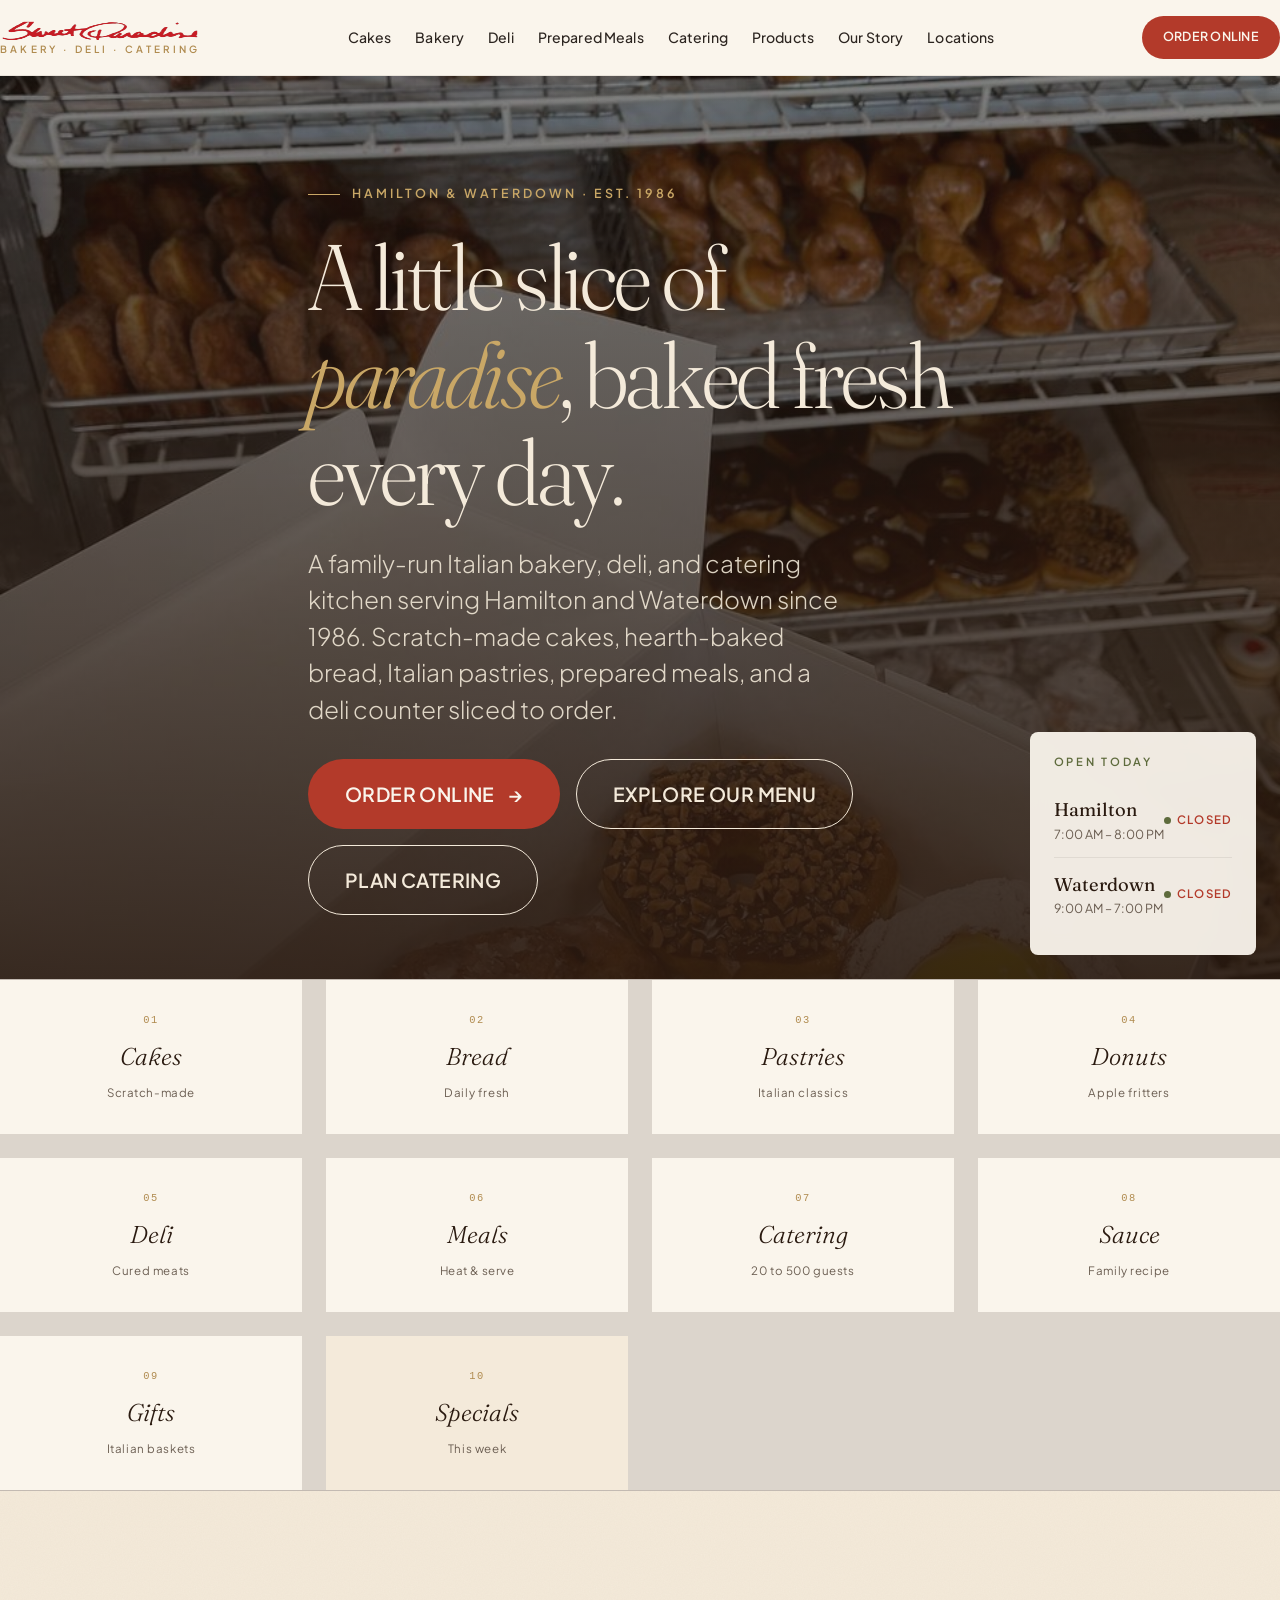
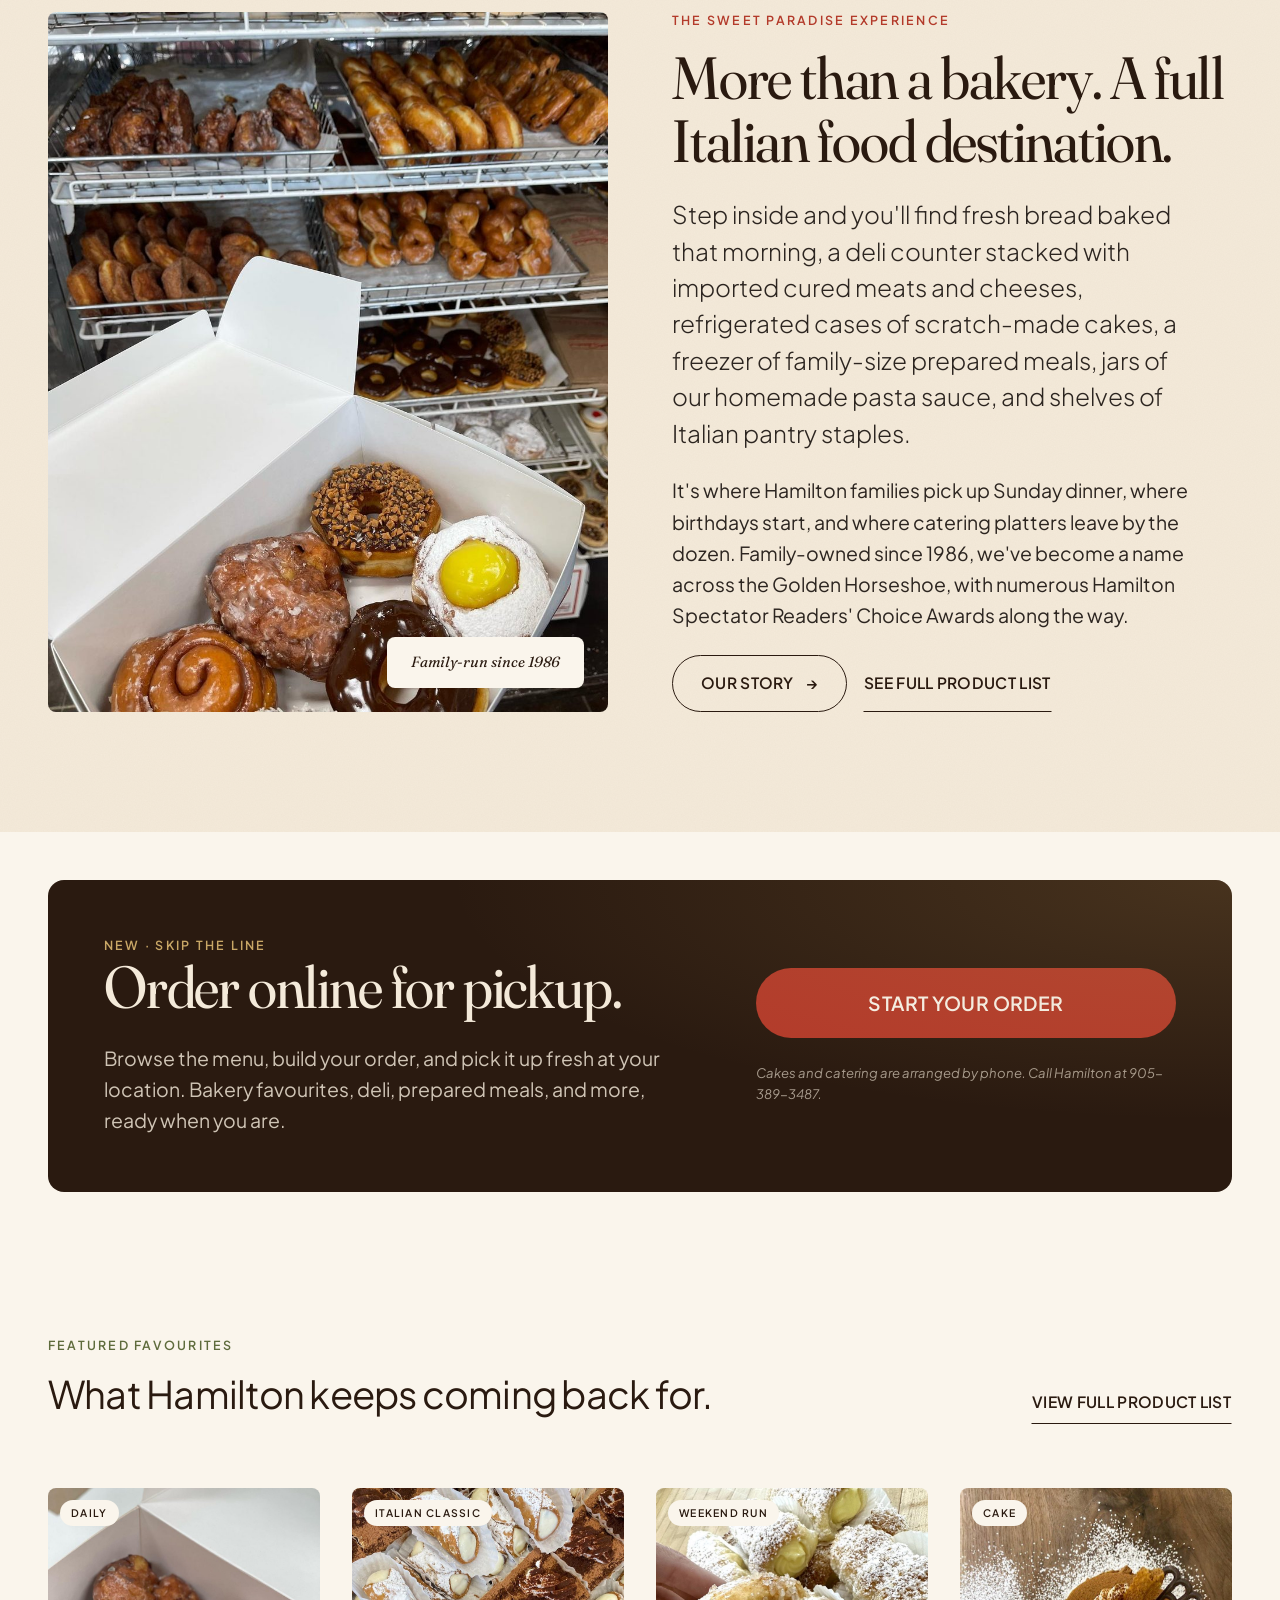
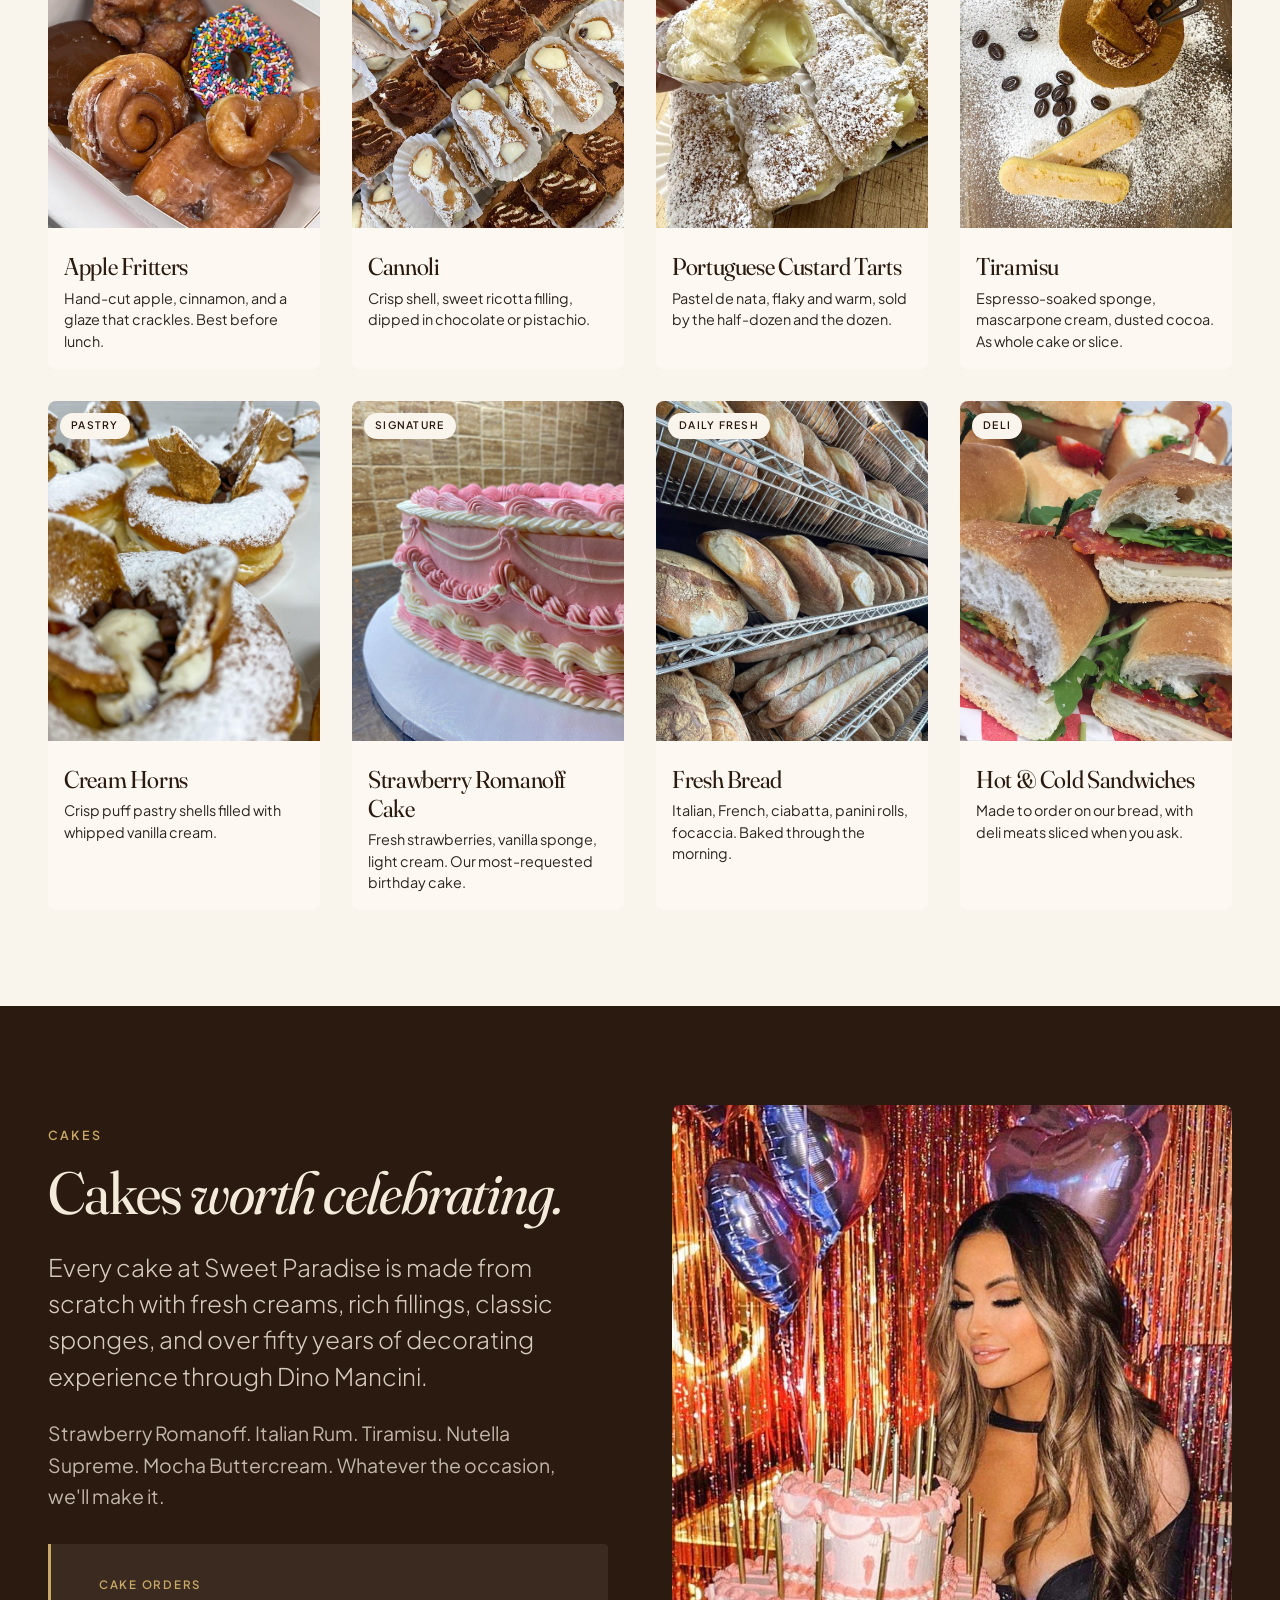
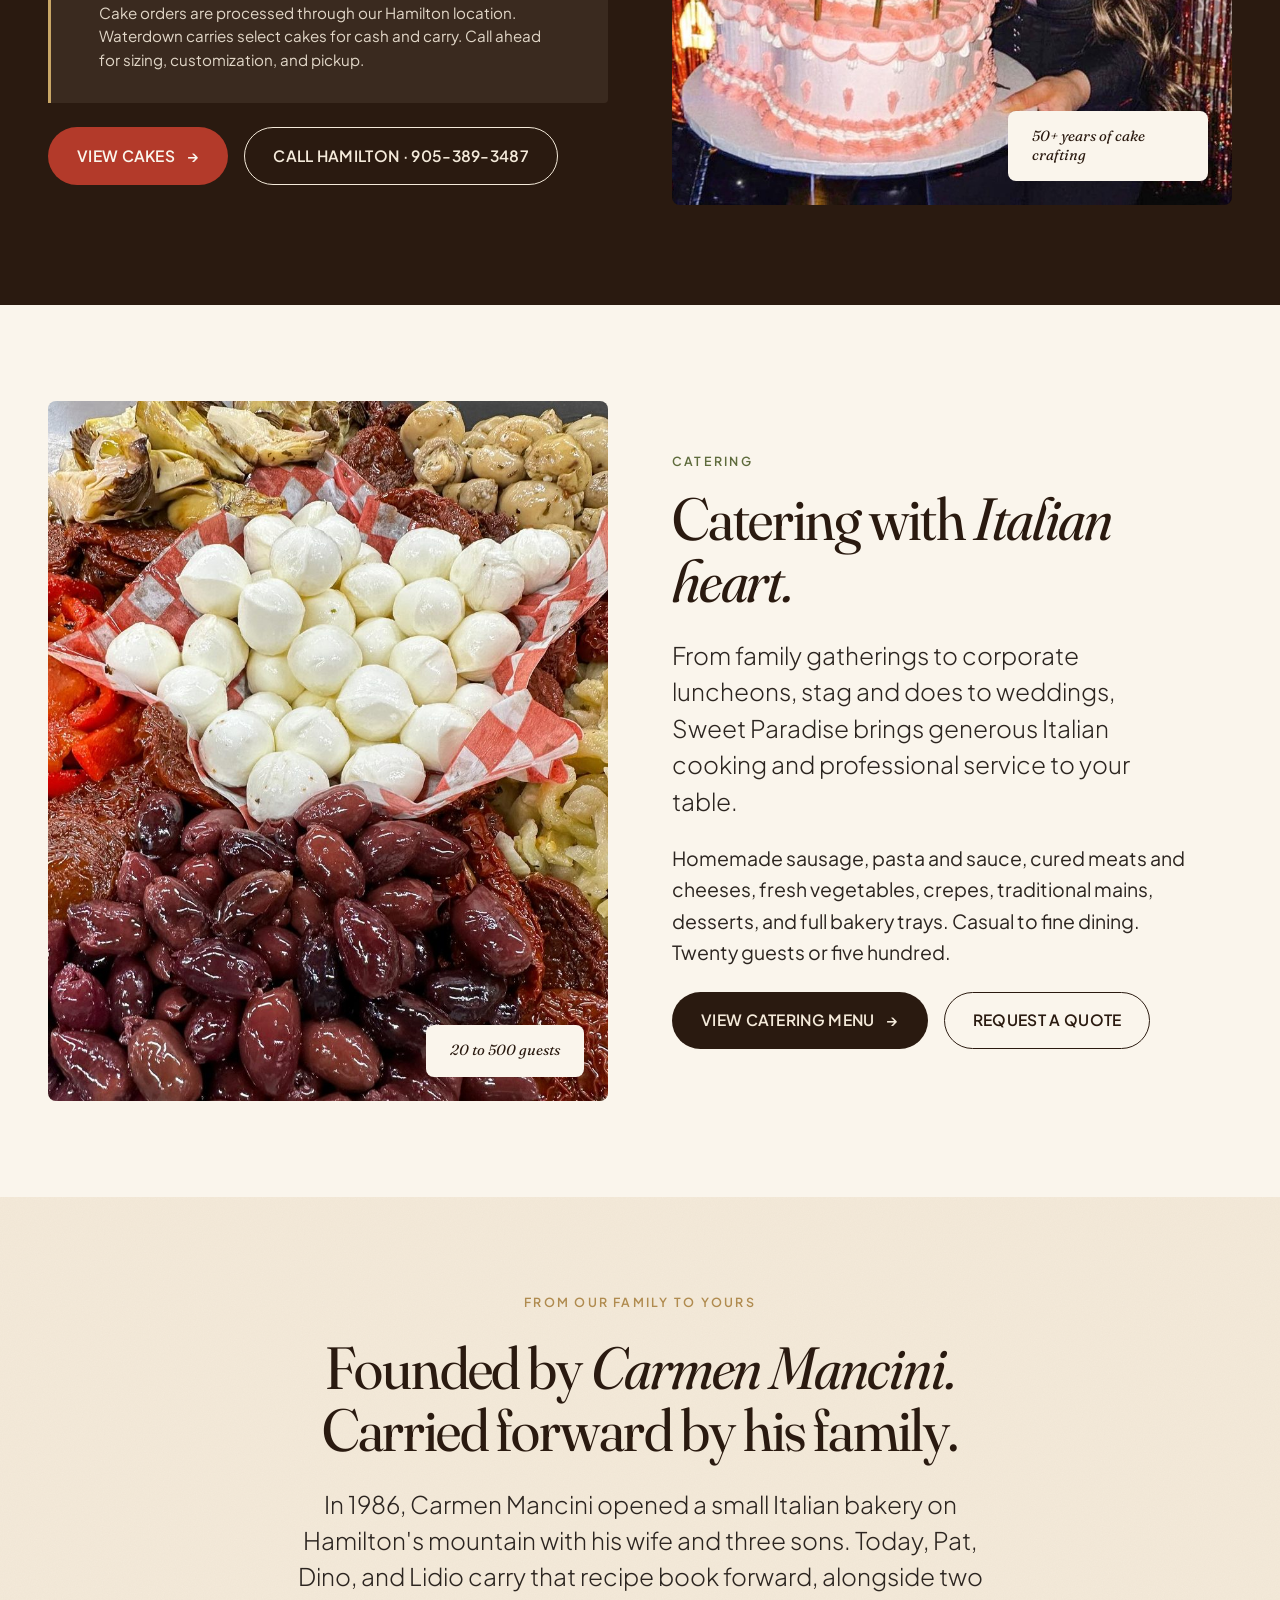
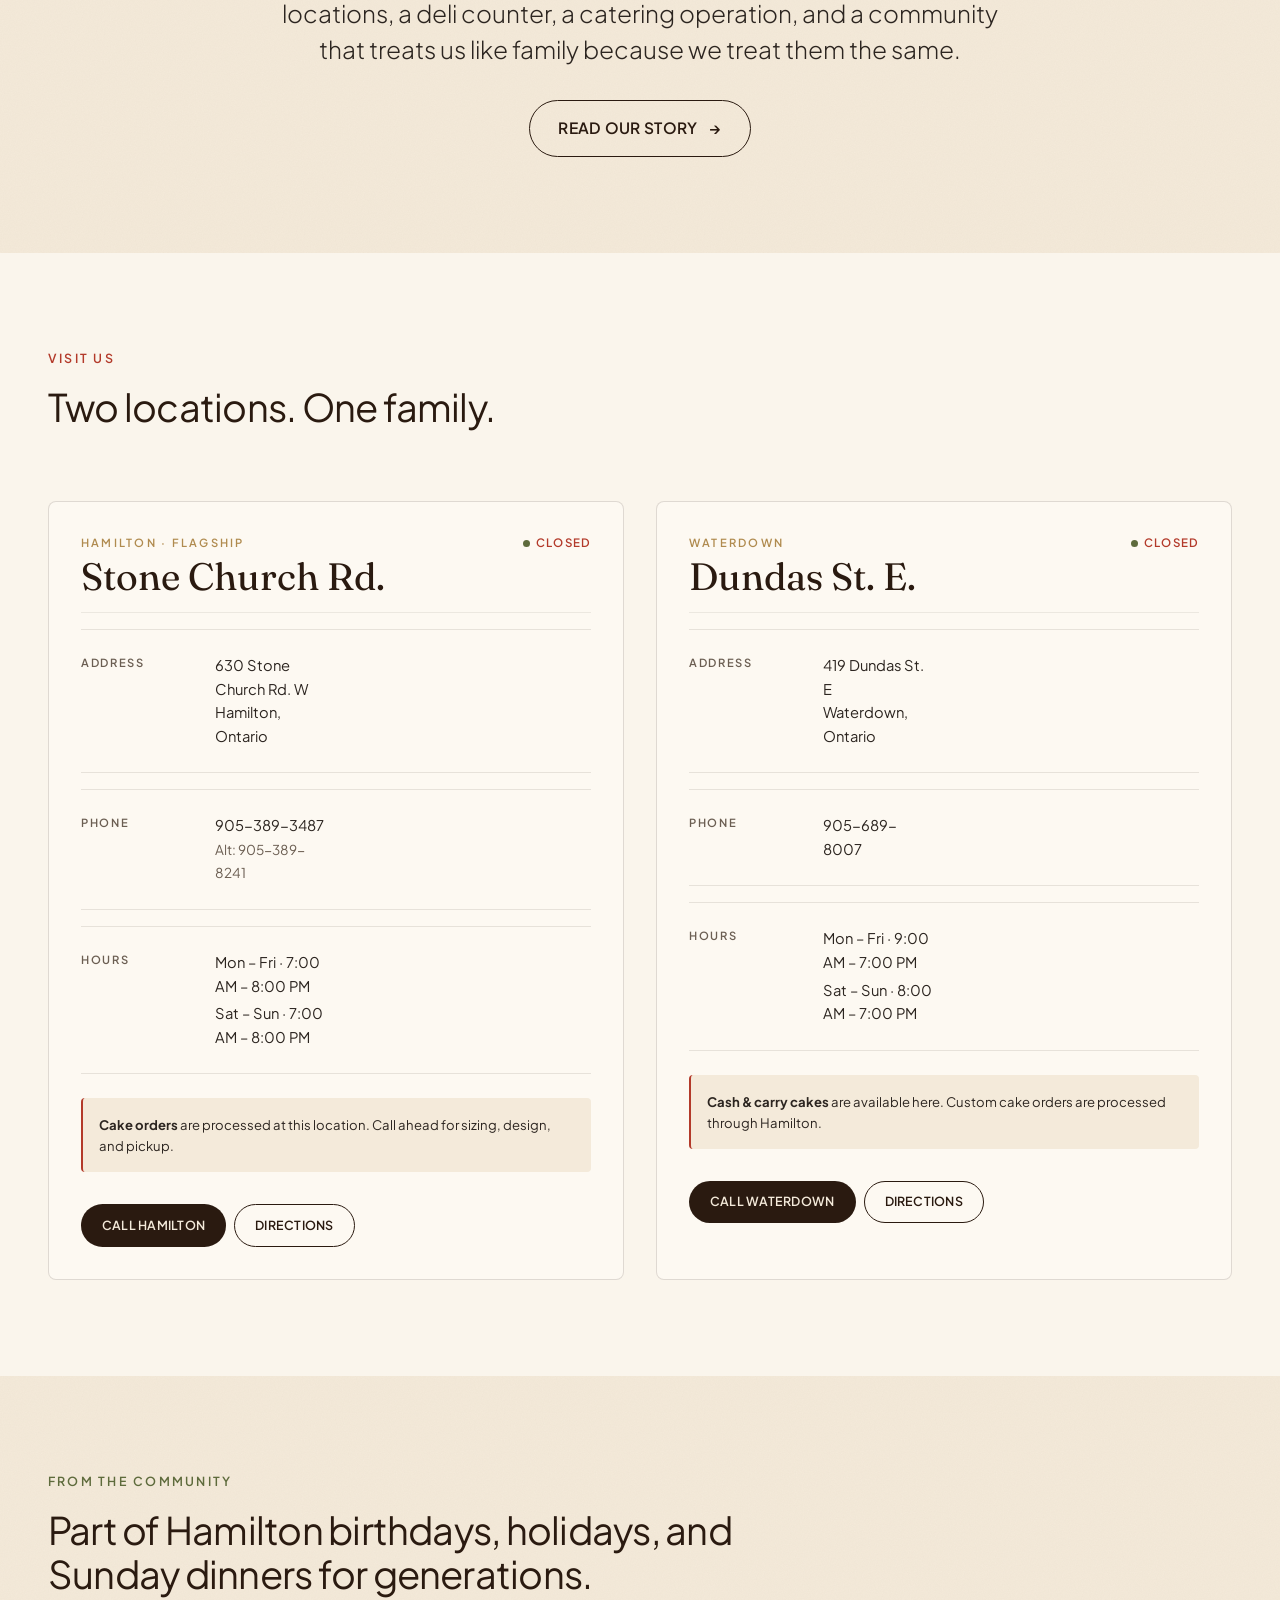
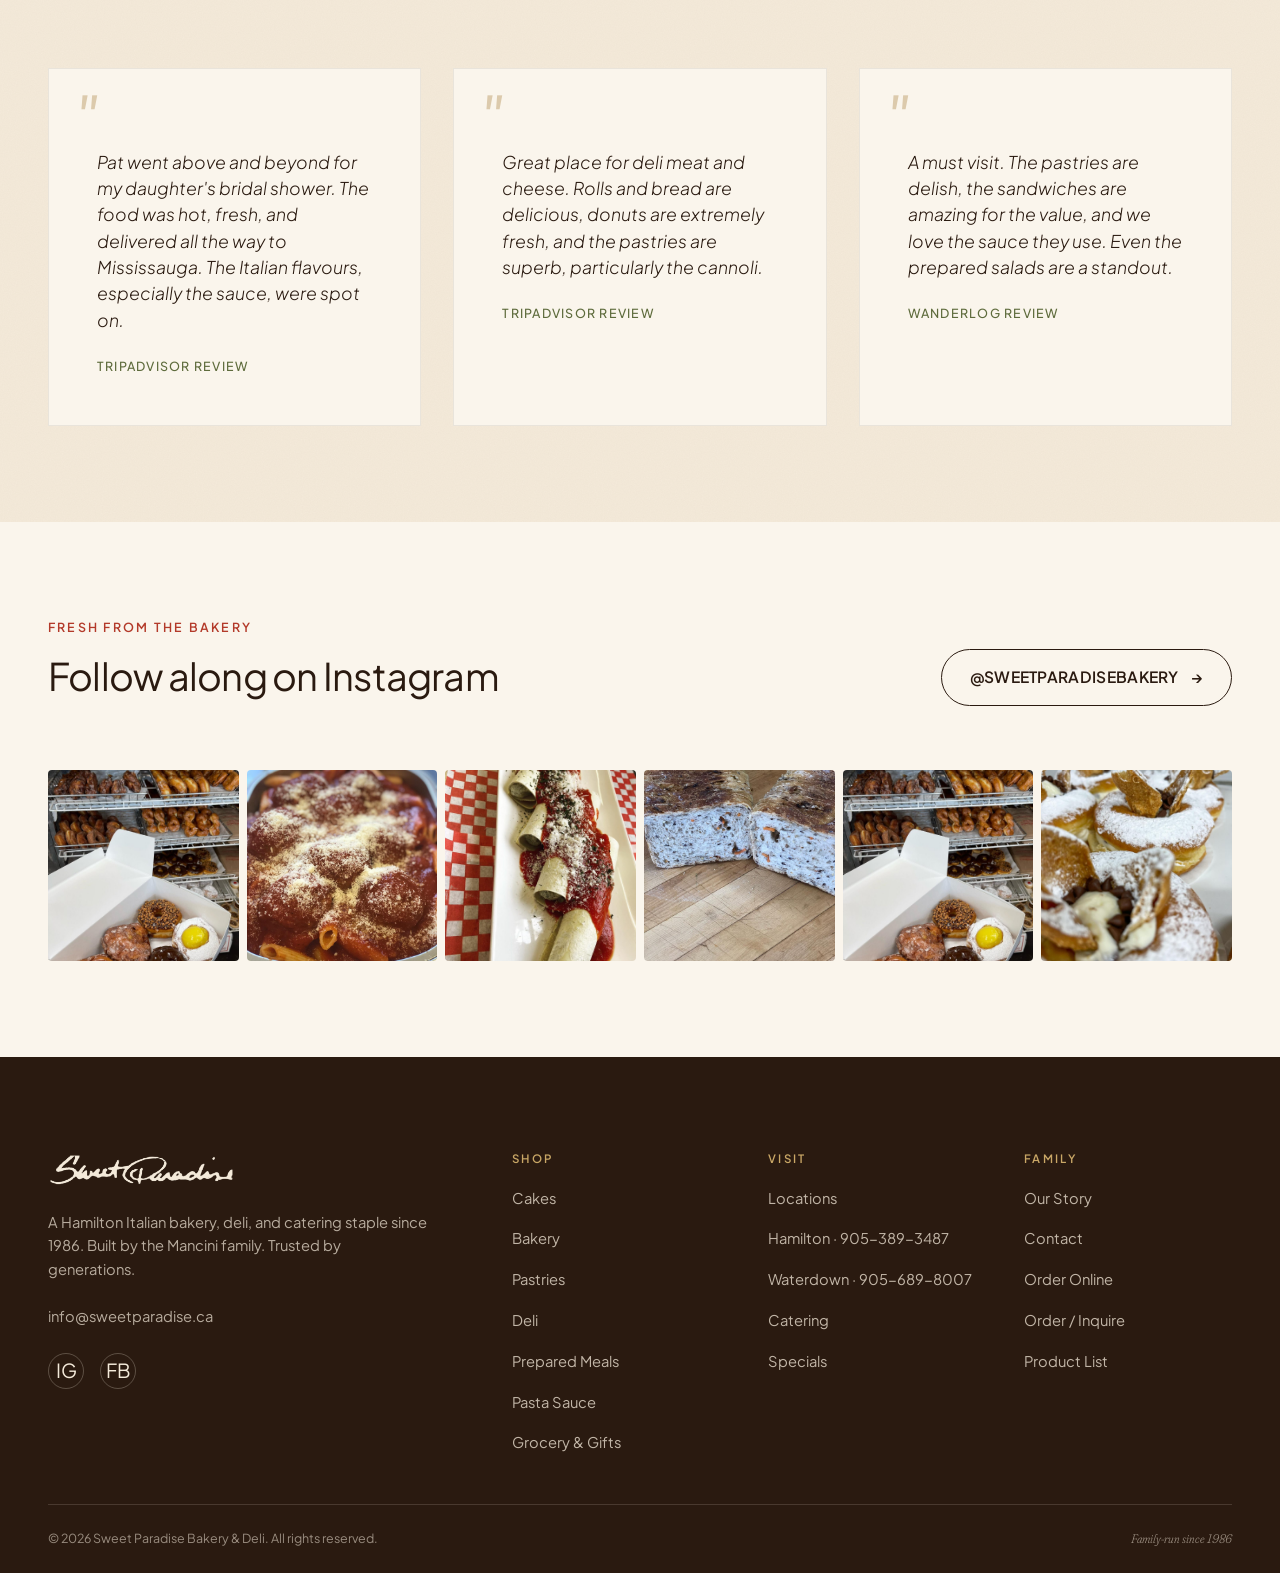
<file: index.html>
<!doctype html>
<html lang="en">
<head>
<meta charset="utf-8">
<meta name="viewport" content="width=device-width, initial-scale=1">
<title>Sweet Paradise Bakery & Deli | Hamilton's Italian Bakery, Cakes, Deli & Catering</title>
<meta name="description" content="A Hamilton Italian bakery tradition for over 35 years. Fresh bread, scratch-made cakes, pastries, deli favourites, prepared meals, and full-service catering in Hamilton and Waterdown.">
<link rel="canonical" href="https://www.sweetparadise.ca/">
<meta property="og:title" content="Sweet Paradise Bakery & Deli | Hamilton's Italian Bakery">
<meta property="og:description" content="Fresh bread, Italian cakes, pastries, deli, prepared meals, and catering. Serving Hamilton and Waterdown since 1986.">
<meta property="og:type" content="website">
<meta property="og:url" content="https://www.sweetparadise.ca/">
<meta name="theme-color" content="#2A1A10">
<link rel="icon" type="image/png" href="assets/favicon.png">
<link rel="apple-touch-icon" href="assets/apple-touch-icon.png">

<link rel="preconnect" href="https://fonts.googleapis.com">
<link rel="preconnect" href="https://fonts.gstatic.com" crossorigin>
<link href="https://fonts.googleapis.com/css2?family=Fraunces:ital,opsz,wght,SOFT@0,9..144,300..700,30..100;1,9..144,300..700,30..100&family=Plus+Jakarta+Sans:wght@400;500;600;700&display=swap" rel="stylesheet">
<link rel="stylesheet" href="css/main.css">

<script type="application/ld+json">
{
  "@context": "https://schema.org",
  "@type": "Bakery",
  "name": "Sweet Paradise Bakery & Deli",
  "image": "https://www.sweetparadise.ca/assets/og-image.jpg",
  "@id": "https://www.sweetparadise.ca/",
  "url": "https://www.sweetparadise.ca/",
  "telephone": "+1-905-389-3487",
  "priceRange": "$$",
  "servesCuisine": ["Italian", "Bakery", "Deli"],
  "address": [
    {
      "@type": "PostalAddress",
      "streetAddress": "630 Stone Church Rd. W",
      "addressLocality": "Hamilton",
      "addressRegion": "ON",
      "addressCountry": "CA"
    },
    {
      "@type": "PostalAddress",
      "streetAddress": "419 Dundas St E",
      "addressLocality": "Waterdown",
      "addressRegion": "ON",
      "addressCountry": "CA"
    }
  ],
  "openingHours": ["Mo-Su 07:00-20:00"],
  "sameAs": [
    "https://www.instagram.com/sweetparadisebakery/",
    "https://www.facebook.com/sweetparadisebakerydeli/"
  ]
}
</script>
</head>
<body class="has-mobile-bar">

<!-- ===== NAV ===== -->
<header class="nav">
  <div class="container nav__inner">
    <a href="/" class="nav__logo" aria-label="Sweet Paradise home">
      <img src="assets/logo-red.png" alt="Sweet Paradise" class="nav__logo-img">
      <span class="nav__logo-sub">Bakery · Deli · Catering</span>
    </a>
    <nav class="nav__menu" aria-label="Primary">
      <a href="cakes.html">Cakes</a>
      <a href="bakery.html">Bakery</a>
      <a href="deli.html">Deli</a>
      <a href="prepared-meals.html">Prepared Meals</a>
      <a href="catering.html">Catering</a>
      <a href="product-list.html">Products</a>
      <a href="our-story.html">Our Story</a>
      <a href="locations.html">Locations</a>
    </nav>
    <a href="https://order.online/business/SweetParadise-209088" target="_blank" rel="noopener" class="btn btn--tomato btn--sm nav__cta">Order Online</a>
    <button class="nav__toggle" data-drawer-open aria-label="Open menu">
      <span>Menu</span>
      <span class="nav__toggle-icon"><span></span><span></span></span>
    </button>
  </div>
</header>

<!-- Mobile drawer -->
<aside class="drawer" data-drawer aria-label="Mobile menu">
  <div class="drawer__head">
    <img src="assets/logo-red.png" alt="Sweet Paradise" class="nav__logo-img">
    <button class="drawer__close" data-drawer-close aria-label="Close menu">✕</button>
  </div>
  <nav class="drawer__menu">
    <a href="cakes.html">Cakes</a>
    <a href="bakery.html">Bakery</a>
    <a href="pastries.html">Pastries</a>
    <a href="deli.html">Deli</a>
    <a href="prepared-meals.html">Prepared Meals</a>
    <a href="catering.html">Catering</a>
    <a href="pasta-sauce.html">Pasta Sauce</a>
    <a href="grocery.html">Grocery & Gift Baskets</a>
    <a href="specials.html">Specials</a>
    <a href="product-list.html">Product List</a>
    <a href="our-story.html">Our Story</a>
    <a href="locations.html">Locations</a>
    <a href="contact.html">Contact</a>
  </nav>
  <div class="drawer__cta">
    <a href="tel:9053893487" class="btn btn--primary">Call Hamilton</a>
    <a href="tel:9056898007" class="btn btn--ghost">Call Waterdown</a>
  </div>
</aside>

<!-- ===== HERO ===== -->
<section class="hero">
  <div class="hero__bg" style="background-color: #2A1A10; background-image: linear-gradient(rgba(26,20,16,0.45), rgba(26,20,16,0.45)), url('assets/img/bakery-case.jpg');"></div>
  <div class="container hero__content">
    <div class="hero__eyebrow reveal">Hamilton & Waterdown · Est. 1986</div>
    <h1 class="reveal d-1">A little slice of <em>paradise</em>, baked fresh every day.</h1>
    <p class="hero__lead reveal d-2">A family-run Italian bakery, deli, and catering kitchen serving Hamilton and Waterdown since 1986. Scratch-made cakes, hearth-baked bread, Italian pastries, prepared meals, and a deli counter sliced to order.</p>
    <div class="hero__ctas reveal d-3">
      <a href="https://order.online/business/SweetParadise-209088" target="_blank" rel="noopener" class="btn btn--tomato btn--lg btn-icon">Order Online</a>
      <a href="product-list.html" class="btn btn--ghost-cream btn--lg">Explore Our Menu</a>
      <a href="catering.html" class="btn btn--ghost-cream btn--lg">Plan Catering</a>
    </div>
  </div>

  <aside class="hero__locations reveal d-4">
    <h5>Open Today</h5>
    <div class="hero__loc-item">
      <div>
        <div class="hero__loc-name">Hamilton</div>
        <div style="font-size: 0.78rem; color: var(--muted);">7:00 AM &ndash; 8:00 PM</div>
      </div>
      <div class="hero__loc-status" data-status="hamilton">Open now</div>
    </div>
    <div class="hero__loc-item">
      <div>
        <div class="hero__loc-name">Waterdown</div>
        <div style="font-size: 0.78rem; color: var(--muted);">9:00 AM &ndash; 7:00 PM</div>
      </div>
      <div class="hero__loc-status" data-status="waterdown">Open now</div>
    </div>
  </aside>
</section>

<!-- ===== CATEGORY TILE NAV ===== -->
<section class="section--tight" style="padding-top: 0; padding-bottom: 0;">
  <div class="cat-grid">
    <a href="cakes.html" class="cat-tile">
      <span class="cat-tile__num">01</span>
      <span class="cat-tile__name">Cakes</span>
      <span class="cat-tile__count">Scratch-made</span>
    </a>
    <a href="bakery.html" class="cat-tile">
      <span class="cat-tile__num">02</span>
      <span class="cat-tile__name">Bread</span>
      <span class="cat-tile__count">Daily fresh</span>
    </a>
    <a href="pastries.html" class="cat-tile">
      <span class="cat-tile__num">03</span>
      <span class="cat-tile__name">Pastries</span>
      <span class="cat-tile__count">Italian classics</span>
    </a>
    <a href="bakery.html#donuts" class="cat-tile">
      <span class="cat-tile__num">04</span>
      <span class="cat-tile__name">Donuts</span>
      <span class="cat-tile__count">Apple fritters</span>
    </a>
    <a href="deli.html" class="cat-tile">
      <span class="cat-tile__num">05</span>
      <span class="cat-tile__name">Deli</span>
      <span class="cat-tile__count">Cured meats</span>
    </a>
    <a href="prepared-meals.html" class="cat-tile">
      <span class="cat-tile__num">06</span>
      <span class="cat-tile__name">Meals</span>
      <span class="cat-tile__count">Heat & serve</span>
    </a>
    <a href="catering.html" class="cat-tile">
      <span class="cat-tile__num">07</span>
      <span class="cat-tile__name">Catering</span>
      <span class="cat-tile__count">20 to 500 guests</span>
    </a>
    <a href="pasta-sauce.html" class="cat-tile">
      <span class="cat-tile__num">08</span>
      <span class="cat-tile__name">Sauce</span>
      <span class="cat-tile__count">Family recipe</span>
    </a>
    <a href="grocery.html" class="cat-tile">
      <span class="cat-tile__num">09</span>
      <span class="cat-tile__name">Gifts</span>
      <span class="cat-tile__count">Italian baskets</span>
    </a>
    <a href="specials.html" class="cat-tile" style="background: var(--cream);">
      <span class="cat-tile__num">10</span>
      <span class="cat-tile__name italic">Specials</span>
      <span class="cat-tile__count">This week</span>
    </a>
  </div>
</section>

<!-- ===== EXPERIENCE INTRO ===== -->
<section class="section section--cream paper-grain">
  <div class="container">
    <div class="feature">
      <div class="feature__media">
        <img src="assets/img/bakery-case.jpg" alt="Sweet Paradise bakery display case with fresh Italian pastries and breads" onerror="this.onerror=null;this.src='[data-uri]'" loading="lazy">
        <div class="feature__media-stamp">Family-run since 1986</div>
      </div>
      <div class="feature__body">
        <div class="eyebrow">The Sweet Paradise Experience</div>
        <h2 style="margin-top: var(--space-2);">More than a bakery. A full Italian food destination.</h2>
        <p class="lead" style="margin-top: var(--space-3);">Step inside and you'll find fresh bread baked that morning, a deli counter stacked with imported cured meats and cheeses, refrigerated cases of scratch-made cakes, a freezer of family-size prepared meals, jars of our homemade pasta sauce, and shelves of Italian pantry staples.</p>
        <p>It's where Hamilton families pick up Sunday dinner, where birthdays start, and where catering platters leave by the dozen. Family-owned since 1986, we've become a name across the Golden Horseshoe, with numerous Hamilton Spectator Readers' Choice Awards along the way.</p>
        <div class="feature__ctas">
          <a href="our-story.html" class="btn btn--ghost btn-icon">Our Story</a>
          <a href="product-list.html" class="btn btn--link">See full product list</a>
        </div>
      </div>
    </div>
  </div>
</section>

<!-- ===== ORDER ONLINE BANNER ===== -->
<section class="section section--tight">
  <div class="container">
    <div class="order-banner reveal">
      <div>
        <div class="eyebrow" style="color: var(--brass-soft);">New · Skip the Line</div>
        <h2>Order online for pickup.</h2>
        <p>Browse the menu, build your order, and pick it up fresh at your location. Bakery favourites, deli, prepared meals, and more, ready when you are.</p>
      </div>
      <div class="order-banner__actions">
        <a href="https://order.online/business/SweetParadise-209088" target="_blank" rel="noopener" class="btn btn--tomato btn--lg">Start Your Order</a>
        <span class="order-banner__note">Cakes and catering are arranged by phone. Call Hamilton at 905-389-3487.</span>
      </div>
    </div>
  </div>
</section>

<!-- ===== FEATURED FAVOURITES ===== -->
<section class="section">
  <div class="container">
    <div class="section-head">
      <div class="section-head__title">
        <div class="eyebrow eyebrow--olive">Featured Favourites</div>
        <h2 style="margin-top: var(--space-2);">What Hamilton keeps coming back for.</h2>
      </div>
      <a href="product-list.html" class="btn btn--link">View full product list</a>
    </div>

    <div class="grid grid-4">

      <article class="product-card reveal">
        <div class="product-card__img">
          <img src="assets/img/donuts-box-2.jpg" alt="Apple fritter" onerror="this.onerror=null;this.src='[data-uri]'" loading="lazy">
          <span class="product-card__tag">Daily</span>
        </div>
        <div class="product-card__body">
          <h3 class="product-card__name">Apple Fritters</h3>
          <p class="product-card__desc">Hand-cut apple, cinnamon, and a glaze that crackles. Best before lunch.</p>
        </div>
      </article>

      <article class="product-card reveal d-1">
        <div class="product-card__img">
          <img src="assets/img/cannoli.jpg" alt="Italian cannoli" onerror="this.onerror=null;this.src='[data-uri]'" loading="lazy">
          <span class="product-card__tag">Italian Classic</span>
        </div>
        <div class="product-card__body">
          <h3 class="product-card__name">Cannoli</h3>
          <p class="product-card__desc">Crisp shell, sweet ricotta filling, dipped in chocolate or pistachio.</p>
        </div>
      </article>

      <article class="product-card reveal d-2">
        <div class="product-card__img">
          <img src="assets/img/cream-pastries.jpg" alt="Portuguese custard tart" onerror="this.onerror=null;this.src='[data-uri]'" loading="lazy">
          <span class="product-card__tag">Weekend Run</span>
        </div>
        <div class="product-card__body">
          <h3 class="product-card__name">Portuguese Custard Tarts</h3>
          <p class="product-card__desc">Pastel de nata, flaky and warm, sold by the half-dozen and the dozen.</p>
        </div>
      </article>

      <article class="product-card reveal d-3">
        <div class="product-card__img">
          <img src="assets/img/tiramisu-individual.jpg" alt="Tiramisu cake slice" onerror="this.onerror=null;this.src='[data-uri]'" loading="lazy">
          <span class="product-card__tag">Cake</span>
        </div>
        <div class="product-card__body">
          <h3 class="product-card__name">Tiramisu</h3>
          <p class="product-card__desc">Espresso-soaked sponge, mascarpone cream, dusted cocoa. As whole cake or slice.</p>
        </div>
      </article>

      <article class="product-card reveal">
        <div class="product-card__img">
          <img src="assets/img/cream-horns.jpg" alt="Cream horn" onerror="this.onerror=null;this.src='[data-uri]'" loading="lazy">
          <span class="product-card__tag">Pastry</span>
        </div>
        <div class="product-card__body">
          <h3 class="product-card__name">Cream Horns</h3>
          <p class="product-card__desc">Crisp puff pastry shells filled with whipped vanilla cream.</p>
        </div>
      </article>

      <article class="product-card reveal d-1">
        <div class="product-card__img">
          <img src="assets/img/signature-cake.jpg" alt="Strawberry Romanoff cake" onerror="this.onerror=null;this.src='[data-uri]'" loading="lazy">
          <span class="product-card__tag">Signature</span>
        </div>
        <div class="product-card__body">
          <h3 class="product-card__name">Strawberry Romanoff Cake</h3>
          <p class="product-card__desc">Fresh strawberries, vanilla sponge, light cream. Our most-requested birthday cake.</p>
        </div>
      </article>

      <article class="product-card reveal d-2">
        <div class="product-card__img">
          <img src="assets/img/bread-racks.jpg" alt="Fresh Italian bread loaves" onerror="this.onerror=null;this.src='[data-uri]'" loading="lazy">
          <span class="product-card__tag">Daily Fresh</span>
        </div>
        <div class="product-card__body">
          <h3 class="product-card__name">Fresh Bread</h3>
          <p class="product-card__desc">Italian, French, ciabatta, panini rolls, focaccia. Baked through the morning.</p>
        </div>
      </article>

      <article class="product-card reveal d-3">
        <div class="product-card__img">
          <img src="assets/img/italian-sub.jpg" alt="Italian sandwich" onerror="this.onerror=null;this.src='[data-uri]'" loading="lazy">
          <span class="product-card__tag">Deli</span>
        </div>
        <div class="product-card__body">
          <h3 class="product-card__name">Hot & Cold Sandwiches</h3>
          <p class="product-card__desc">Made to order on our bread, with deli meats sliced when you ask.</p>
        </div>
      </article>

    </div>
  </div>
</section>

<!-- ===== CAKES FEATURE ===== -->
<section class="section section--espresso paper-grain">
  <div class="container">
    <div class="feature feature--reverse">
      <div class="feature__media">
        <img src="assets/img/celebration-customer.jpg" alt="Custom celebration cake from Sweet Paradise" onerror="this.onerror=null;this.src='[data-uri]'" loading="lazy">
        <div class="feature__media-stamp">50+ years of cake crafting</div>
      </div>
      <div class="feature__body">
        <div class="eyebrow" style="color: var(--brass-soft);">Cakes</div>
        <h2 style="color: var(--cream); margin-top: var(--space-2);">Cakes <em class="italic">worth celebrating.</em></h2>
        <p class="lead" style="color: rgba(244, 234, 218, 0.85); margin-top: var(--space-3);">Every cake at Sweet Paradise is made from scratch with fresh creams, rich fillings, classic sponges, and over fifty years of decorating experience through Dino Mancini.</p>
        <p style="color: rgba(244, 234, 218, 0.75);">Strawberry Romanoff. Italian Rum. Tiramisu. Nutella Supreme. Mocha Buttercream. Whatever the occasion, we'll make it.</p>

        <div class="callout" style="background: rgba(244, 234, 218, 0.08); border-left-color: var(--brass-soft);">
          <div class="callout__label" style="color: var(--brass-soft);">Cake Orders</div>
          <p style="color: rgba(244, 234, 218, 0.9);">Cake orders are processed through our Hamilton location. Waterdown carries select cakes for cash and carry. Call ahead for sizing, customization, and pickup.</p>
        </div>

        <div class="feature__ctas">
          <a href="cakes.html" class="btn btn--tomato btn-icon">View Cakes</a>
          <a href="tel:9053893487" class="btn btn--ghost-cream">Call Hamilton · 905-389-3487</a>
        </div>
      </div>
    </div>
  </div>
</section>

<!-- ===== CATERING FEATURE ===== -->
<section class="section">
  <div class="container">
    <div class="feature">
      <div class="feature__media">
        <img src="assets/img/antipasto-platter.jpg" alt="Sweet Paradise catering platter with Italian meats and cheeses" onerror="this.onerror=null;this.src='[data-uri]'" loading="lazy">
        <div class="feature__media-stamp">20 to 500 guests</div>
      </div>
      <div class="feature__body">
        <div class="eyebrow eyebrow--olive">Catering</div>
        <h2 style="margin-top: var(--space-2);">Catering with <em class="italic">Italian heart.</em></h2>
        <p class="lead" style="margin-top: var(--space-3);">From family gatherings to corporate luncheons, stag and does to weddings, Sweet Paradise brings generous Italian cooking and professional service to your table.</p>
        <p>Homemade sausage, pasta and sauce, cured meats and cheeses, fresh vegetables, crepes, traditional mains, desserts, and full bakery trays. Casual to fine dining. Twenty guests or five hundred.</p>
        <div class="feature__ctas">
          <a href="catering.html" class="btn btn--primary btn-icon">View Catering Menu</a>
          <a href="catering.html#inquire" class="btn btn--ghost">Request a Quote</a>
        </div>
      </div>
    </div>
  </div>
</section>

<!-- ===== OUR STORY ===== -->
<section class="section section--cream paper-grain">
  <div class="container">
    <div style="text-align: center; max-width: 720px; margin: 0 auto;">
      <div class="eyebrow eyebrow--brass">From Our Family to Yours</div>
      <h2 style="margin-top: var(--space-3); margin-bottom: var(--space-3);">
        Founded by <em class="italic">Carmen Mancini.</em><br>Carried forward by his family.
      </h2>
      <p class="lead">In 1986, Carmen Mancini opened a small Italian bakery on Hamilton's mountain with his wife and three sons. Today, Pat, Dino, and Lidio carry that recipe book forward, alongside two locations, a deli counter, a catering operation, and a community that treats us like family because we treat them the same.</p>
      <div style="margin-top: var(--space-4);">
        <a href="our-story.html" class="btn btn--ghost btn-icon">Read Our Story</a>
      </div>
    </div>
  </div>
</section>

<!-- ===== LOCATIONS ===== -->
<section class="section">
  <div class="container">
    <div class="section-head">
      <div class="section-head__title">
        <div class="eyebrow">Visit Us</div>
        <h2 style="margin-top: var(--space-2);">Two locations. One family.</h2>
      </div>
    </div>

    <div class="grid grid-2">

      <article class="loc-card">
        <div class="loc-card__head">
          <div>
            <div class="loc-card__name-sub">Hamilton · Flagship</div>
            <div class="loc-card__name">Stone Church Rd.</div>
          </div>
          <span class="loc-card__status" data-status="hamilton">Open now</span>
        </div>
        <div class="loc-card__row">
          <span class="loc-card__label">Address</span>
          <span>630 Stone Church Rd. W<br>Hamilton, Ontario</span>
        </div>
        <div class="loc-card__row">
          <span class="loc-card__label">Phone</span>
          <span><a href="tel:9053893487">905-389-3487</a><br><span style="color: var(--muted); font-size: 0.85rem;">Alt: 905-389-8241</span></span>
        </div>
        <div class="loc-card__row">
          <span class="loc-card__label">Hours</span>
          <div class="loc-card__hours">
            <span>Mon &ndash; Fri · 7:00 AM &ndash; 8:00 PM</span>
            <span>Sat &ndash; Sun · 7:00 AM &ndash; 8:00 PM</span>
          </div>
        </div>
        <div class="loc-card__note">
          <strong>Cake orders</strong> are processed at this location. Call ahead for sizing, design, and pickup.
        </div>
        <div class="loc-card__ctas">
          <a href="tel:9053893487" class="btn btn--primary btn--sm">Call Hamilton</a>
          <a href="https://www.google.com/maps/dir/?api=1&destination=630+Stone+Church+Rd+W+Hamilton+ON" class="btn btn--ghost btn--sm" target="_blank" rel="noopener">Directions</a>
        </div>
      </article>

      <article class="loc-card">
        <div class="loc-card__head">
          <div>
            <div class="loc-card__name-sub">Waterdown</div>
            <div class="loc-card__name">Dundas St. E.</div>
          </div>
          <span class="loc-card__status" data-status="waterdown">Open now</span>
        </div>
        <div class="loc-card__row">
          <span class="loc-card__label">Address</span>
          <span>419 Dundas St. E<br>Waterdown, Ontario</span>
        </div>
        <div class="loc-card__row">
          <span class="loc-card__label">Phone</span>
          <span><a href="tel:9056898007">905-689-8007</a></span>
        </div>
        <div class="loc-card__row">
          <span class="loc-card__label">Hours</span>
          <div class="loc-card__hours">
            <span>Mon &ndash; Fri · 9:00 AM &ndash; 7:00 PM</span>
            <span>Sat &ndash; Sun · 8:00 AM &ndash; 7:00 PM</span>
          </div>
        </div>
        <div class="loc-card__note">
          <strong>Cash & carry cakes</strong> are available here. Custom cake orders are processed through Hamilton.
        </div>
        <div class="loc-card__ctas">
          <a href="tel:9056898007" class="btn btn--primary btn--sm">Call Waterdown</a>
          <a href="https://www.google.com/maps/dir/?api=1&destination=419+Dundas+St+E+Waterdown+ON" class="btn btn--ghost btn--sm" target="_blank" rel="noopener">Directions</a>
        </div>
      </article>

    </div>
  </div>
</section>

<!-- ===== REPUTATION ===== -->
<section class="section section--cream paper-grain">
  <div class="container">
    <div class="section-head">
      <div class="section-head__title">
        <div class="eyebrow eyebrow--olive">From the Community</div>
        <h2 style="margin-top: var(--space-2);">Part of Hamilton birthdays, holidays, and Sunday dinners for generations.</h2>
      </div>
    </div>

    <div class="grid grid-3">
      <article class="quote-card">
        <div class="quote-card__mark">"</div>
        <p class="quote-card__text">Pat went above and beyond for my daughter's bridal shower. The food was hot, fresh, and delivered all the way to Mississauga. The Italian flavours, especially the sauce, were spot on.</p>
        <div class="quote-card__source">Tripadvisor review</div>
      </article>
      <article class="quote-card">
        <div class="quote-card__mark">"</div>
        <p class="quote-card__text">Great place for deli meat and cheese. Rolls and bread are delicious, donuts are extremely fresh, and the pastries are superb, particularly the cannoli.</p>
        <div class="quote-card__source">Tripadvisor review</div>
      </article>
      <article class="quote-card">
        <div class="quote-card__mark">"</div>
        <p class="quote-card__text">A must visit. The pastries are delish, the sandwiches are amazing for the value, and we love the sauce they use. Even the prepared salads are a standout.</p>
        <div class="quote-card__source">Wanderlog review</div>
      </article>
    </div>
  </div>
</section>

<!-- ===== INSTAGRAM ===== -->
<section class="section">
  <div class="container">
    <div class="section-head">
      <div class="section-head__title">
        <div class="eyebrow">Fresh from the Bakery</div>
        <h2 style="margin-top: var(--space-2);">Follow along on Instagram</h2>
      </div>
      <a href="https://www.instagram.com/sweetparadisebakery/" target="_blank" rel="noopener" class="btn btn--ghost btn-icon">@sweetparadisebakery</a>
    </div>

    <div class="ig-grid">
      <a href="https://www.instagram.com/sweetparadisebakery/" target="_blank" rel="noopener" class="ig-tile"><img src="assets/img/bakery-case.jpg" alt="Bakery post" onerror="this.onerror=null;this.src='[data-uri]'" loading="lazy"></a>
      <a href="https://www.instagram.com/sweetparadisebakery/" target="_blank" rel="noopener" class="ig-tile"><img src="assets/img/tiramisu-tray.jpg" alt="Tiramisu" onerror="this.onerror=null;this.src='[data-uri]'" loading="lazy"></a>
      <a href="https://www.instagram.com/sweetparadisebakery/" target="_blank" rel="noopener" class="ig-tile"><img src="assets/img/cannoli-drizzle.jpg" alt="Cannoli" onerror="this.onerror=null;this.src='[data-uri]'" loading="lazy"></a>
      <a href="https://www.instagram.com/sweetparadisebakery/" target="_blank" rel="noopener" class="ig-tile"><img src="assets/img/chocolate-loaf.jpg" alt="Fresh bread" onerror="this.onerror=null;this.src='[data-uri]'" loading="lazy"></a>
      <a href="https://www.instagram.com/sweetparadisebakery/" target="_blank" rel="noopener" class="ig-tile"><img src="assets/img/bakery-case.jpg" alt="Pastry case" onerror="this.onerror=null;this.src='[data-uri]'" loading="lazy"></a>
      <a href="https://www.instagram.com/sweetparadisebakery/" target="_blank" rel="noopener" class="ig-tile"><img src="assets/img/cream-horns.jpg" alt="Cream horn" onerror="this.onerror=null;this.src='[data-uri]'" loading="lazy"></a>
    </div>
  </div>
</section>

<!-- ===== FOOTER ===== -->
<footer class="footer">
  <div class="container">
    <div class="footer__grid">
      <div class="footer__brand">
        <img src="assets/logo-cream.png" alt="Sweet Paradise" class="footer__logo-img">
        <p>A Hamilton Italian bakery, deli, and catering staple since 1986. Built by the Mancini family. Trusted by generations.</p>
        <p style="margin-top:var(--space-3);"><a href="mailto:info@sweetparadise.ca" style="color:inherit;">info@sweetparadise.ca</a></p>
        <div class="footer__social">
          <a href="https://www.instagram.com/sweetparadisebakery/" target="_blank" rel="noopener" aria-label="Instagram">IG</a>
          <a href="https://www.facebook.com/sweetparadisebakerydeli/" target="_blank" rel="noopener" aria-label="Facebook">FB</a>
        </div>
      </div>
      <div class="footer__col">
        <h5>Shop</h5>
        <ul>
          <li><a href="cakes.html">Cakes</a></li>
          <li><a href="bakery.html">Bakery</a></li>
          <li><a href="pastries.html">Pastries</a></li>
          <li><a href="deli.html">Deli</a></li>
          <li><a href="prepared-meals.html">Prepared Meals</a></li>
          <li><a href="pasta-sauce.html">Pasta Sauce</a></li>
          <li><a href="grocery.html">Grocery & Gifts</a></li>
        </ul>
      </div>
      <div class="footer__col">
        <h5>Visit</h5>
        <ul>
          <li><a href="locations.html">Locations</a></li>
          <li><a href="tel:9053893487">Hamilton · 905-389-3487</a></li>
          <li><a href="tel:9056898007">Waterdown · 905-689-8007</a></li>
          <li><a href="catering.html">Catering</a></li>
          <li><a href="specials.html">Specials</a></li>
        </ul>
      </div>
      <div class="footer__col">
        <h5>Family</h5>
        <ul>
          <li><a href="our-story.html">Our Story</a></li>
          <li><a href="contact.html">Contact</a></li>
          <li><a href="https://order.online/business/SweetParadise-209088" target="_blank" rel="noopener">Order Online</a></li>
          <li><a href="order.html">Order / Inquire</a></li>
          <li><a href="product-list.html">Product List</a></li>
        </ul>
      </div>
    </div>
    <div class="footer__legal">
      <span>&copy; 2026 Sweet Paradise Bakery & Deli. All rights reserved.</span>
      <span class="italic script">Family-run since 1986</span>
    </div>
  </div>
</footer>

<!-- ===== MOBILE STICKY BAR ===== -->
<nav class="mobile-bar" aria-label="Quick actions">
  <a href="tel:9053893487"><span>Hamilton</span><span style="font-size: 0.55rem; opacity: 0.7;">Call</span></a>
  <a href="tel:9056898007"><span>Waterdown</span><span style="font-size: 0.55rem; opacity: 0.7;">Call</span></a>
  <a href="https://order.online/business/SweetParadise-209088" target="_blank" rel="noopener" class="is-accent"><span>Order</span><span style="font-size: 0.55rem; opacity: 0.85;">Online</span></a>
  <a href="cakes.html"><span>Cakes</span><span style="font-size: 0.55rem; opacity: 0.7;">Order</span></a>
</nav>

<script src="js/main.js"></script>
</body>
</html>
</file>
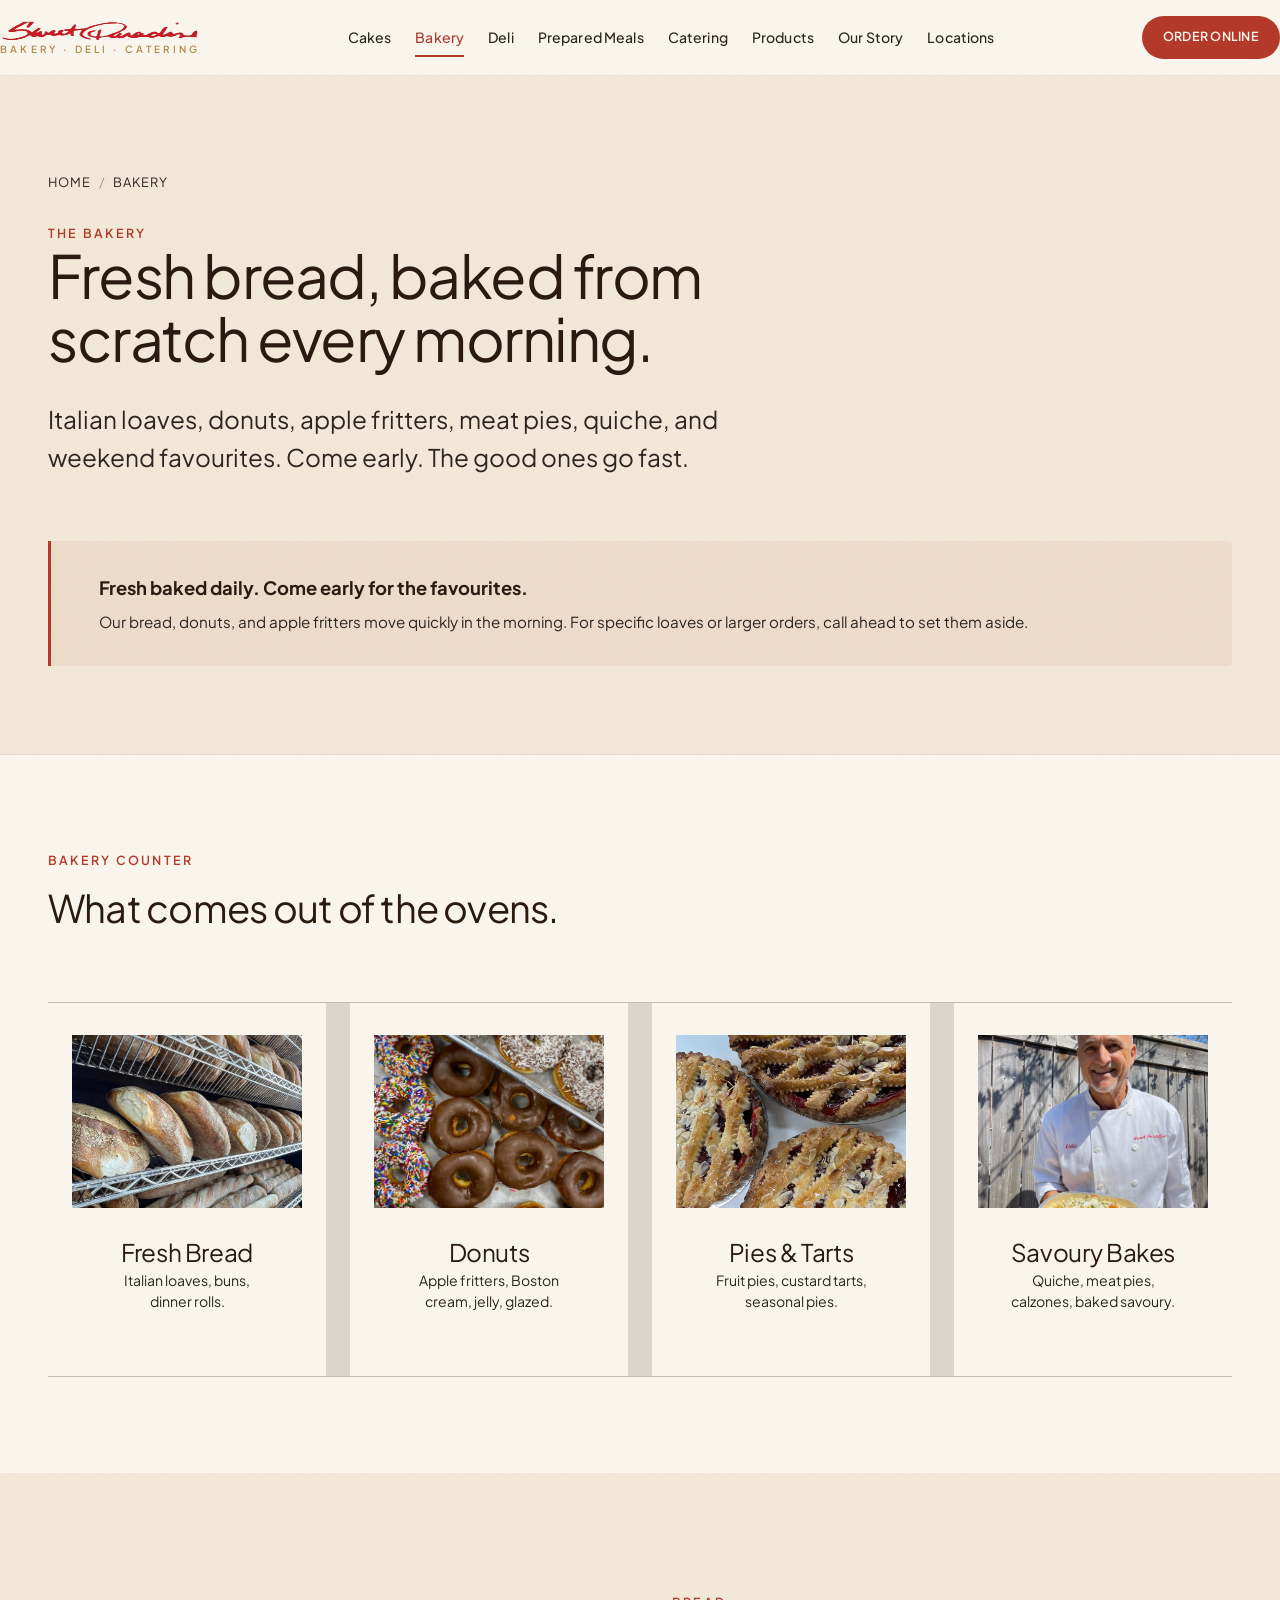
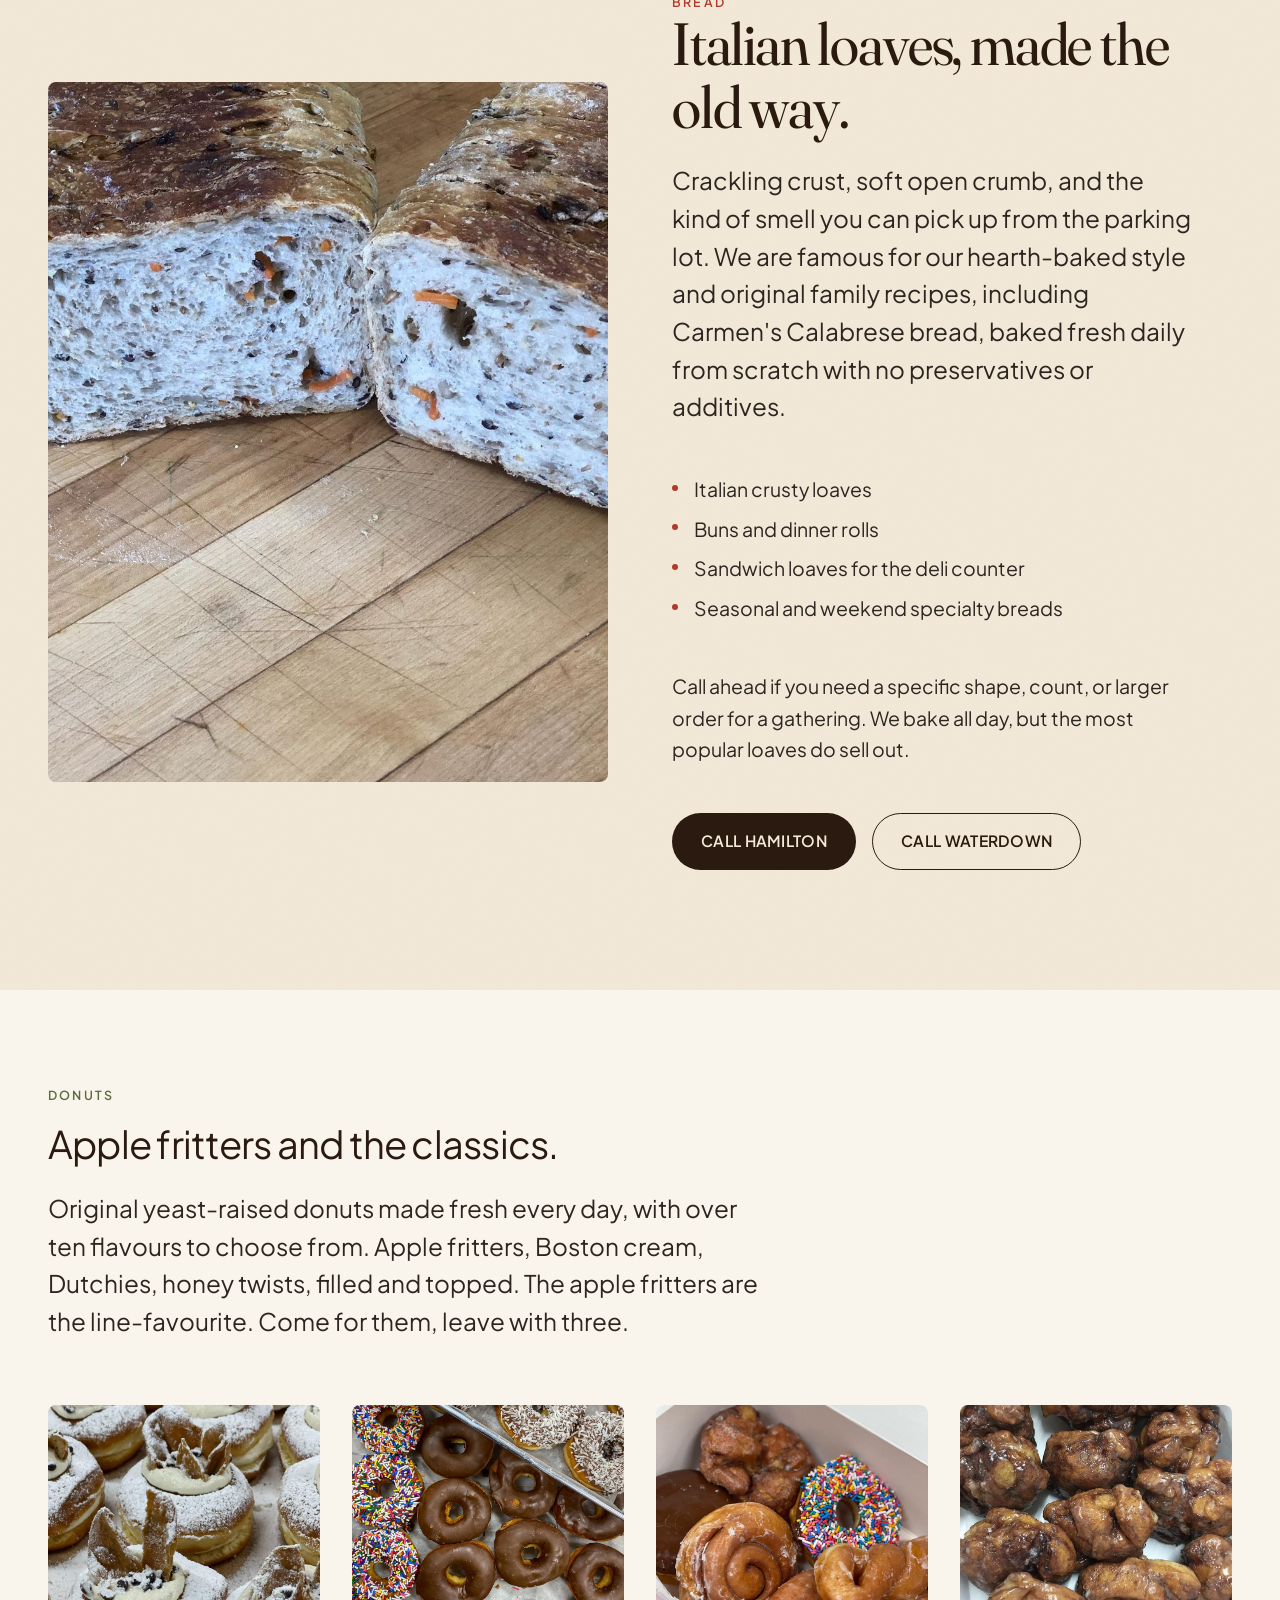
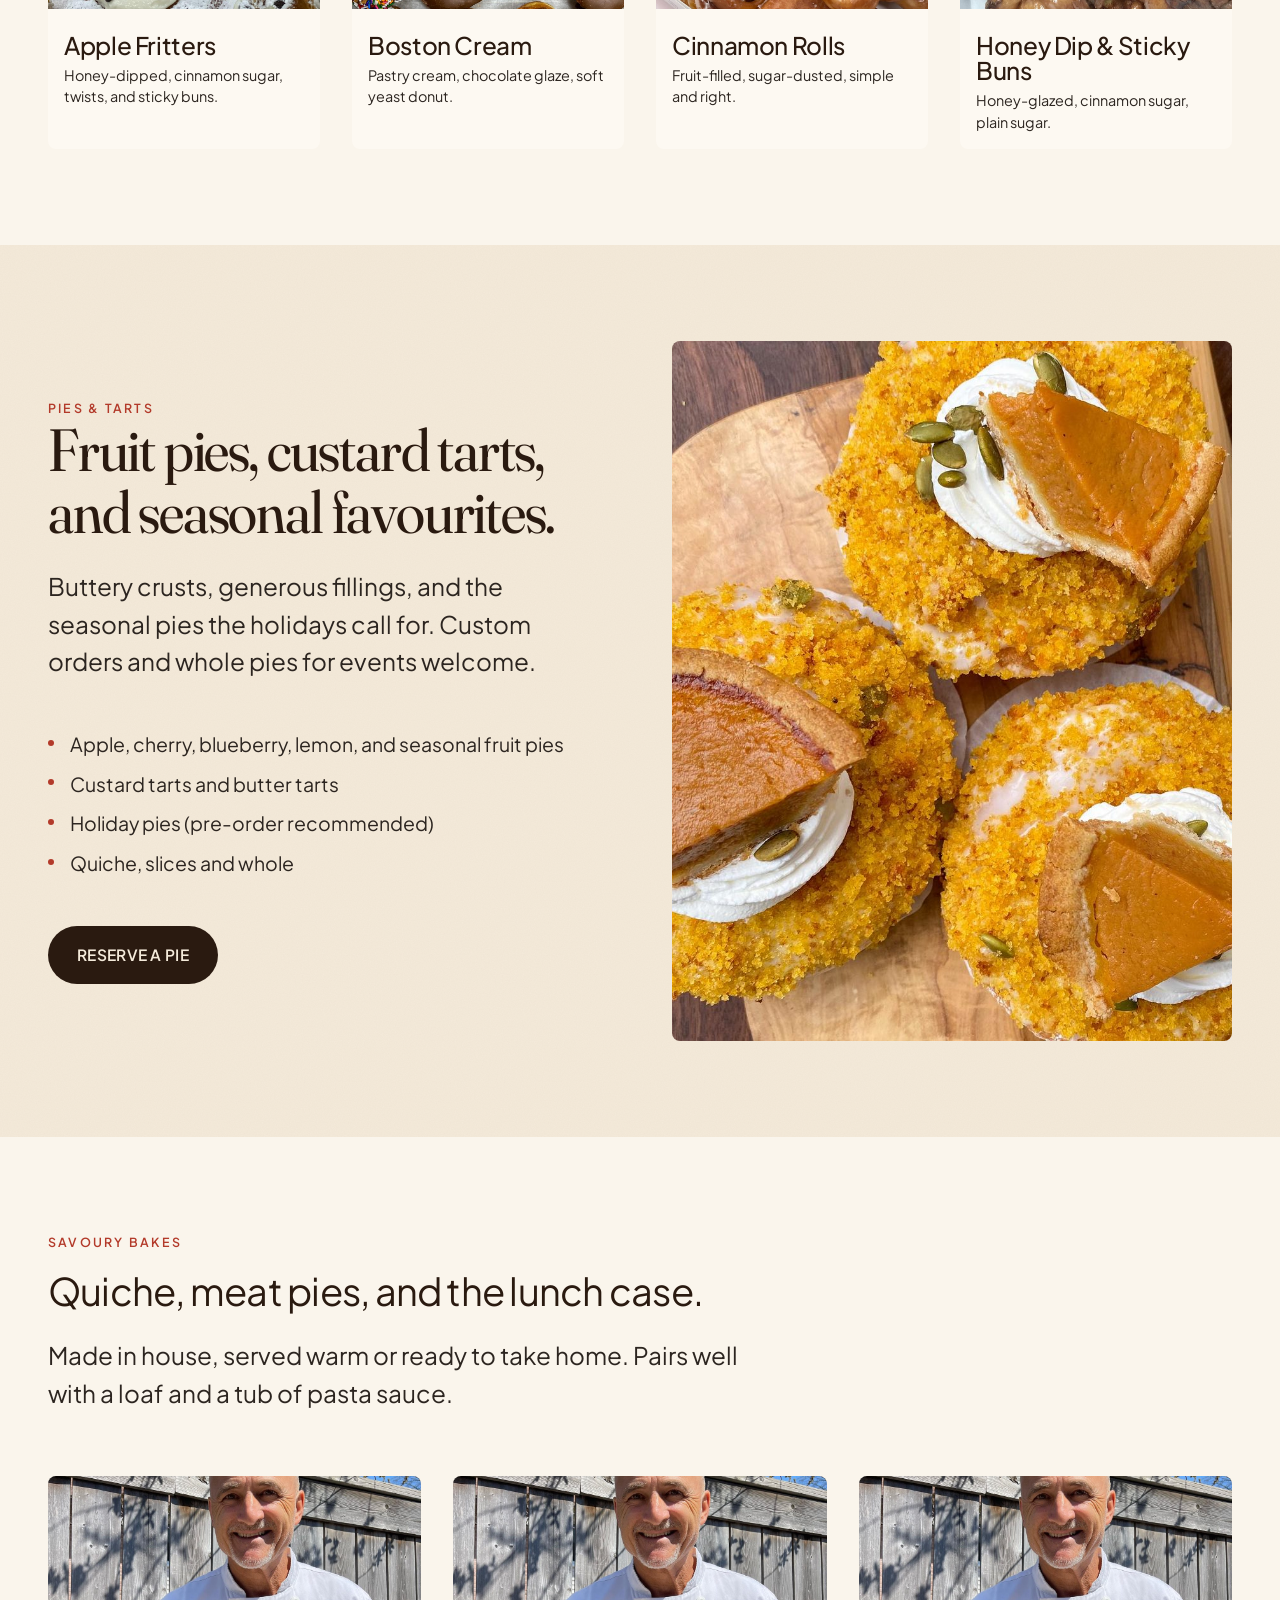
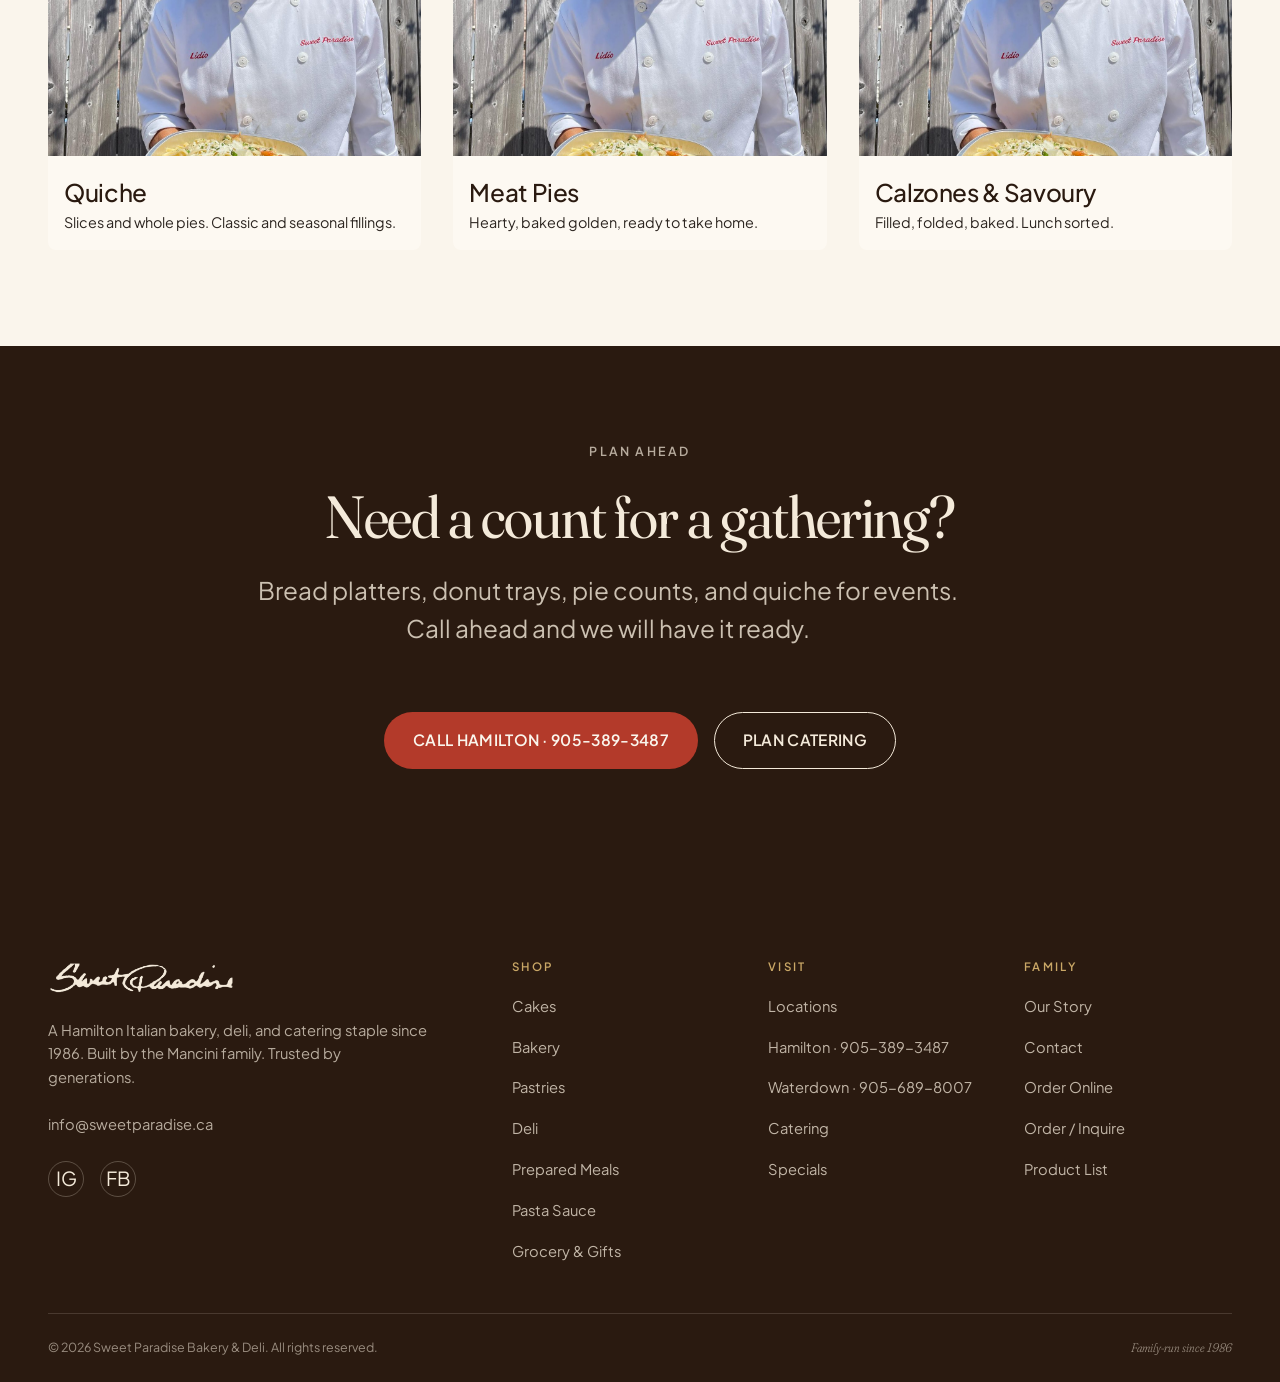
<file: bakery.html>
<!doctype html>
<html lang="en">
<head>
<meta charset="utf-8">
<meta name="viewport" content="width=device-width, initial-scale=1">
<title>Bakery | Fresh Bread, Donuts, Pies & More · Sweet Paradise Bakery & Deli</title>
<meta name="description" content="Fresh bread baked daily, donuts, apple fritters, pies, quiche, meat pies and more at Sweet Paradise Bakery in Hamilton and Waterdown. Come early for the favourites.">
<link rel="canonical" href="https://www.sweetparadise.ca/bakery">
<meta property="og:title" content="Bakery | Sweet Paradise Bakery & Deli">
<meta property="og:description" content="Fresh-baked Italian breads, donuts, apple fritters, pies, quiche, meat pies and more.">
<meta name="theme-color" content="#2A1A10">
<link rel="icon" type="image/png" href="assets/favicon.png">
<link rel="apple-touch-icon" href="assets/apple-touch-icon.png">

<link rel="preconnect" href="https://fonts.googleapis.com">
<link rel="preconnect" href="https://fonts.gstatic.com" crossorigin>
<link href="https://fonts.googleapis.com/css2?family=Fraunces:ital,opsz,wght,SOFT@0,9..144,300..700,30..100;1,9..144,300..700,30..100&family=Plus+Jakarta+Sans:wght@400;500;600;700&display=swap" rel="stylesheet">
<link rel="stylesheet" href="css/main.css">

<script type="application/ld+json">
{
  "@context": "https://schema.org",
  "@type": "Bakery",
  "name": "Sweet Paradise Bakery & Deli",
  "url": "https://www.sweetparadise.ca/bakery",
  "servesCuisine": ["Italian", "Bakery"],
  "telephone": "+1-905-389-3487"
}
</script>
</head>
<body class="has-mobile-bar">

<header class="nav">
  <div class="container nav__inner">
    <a href="index.html" class="nav__logo" aria-label="Sweet Paradise home">
      <img src="assets/logo-red.png" alt="Sweet Paradise" class="nav__logo-img">
      <span class="nav__logo-sub">Bakery · Deli · Catering</span>
    </a>
    <nav class="nav__menu" aria-label="Primary">
      <a href="cakes.html">Cakes</a>
      <a href="bakery.html" class="is-active">Bakery</a>
      <a href="deli.html">Deli</a>
      <a href="prepared-meals.html">Prepared Meals</a>
      <a href="catering.html">Catering</a>
      <a href="product-list.html">Products</a>
      <a href="our-story.html">Our Story</a>
      <a href="locations.html">Locations</a>
    </nav>
    <a href="https://order.online/business/SweetParadise-209088" target="_blank" rel="noopener" class="btn btn--tomato btn--sm nav__cta">Order Online</a>
    <button class="nav__toggle" data-drawer-open aria-label="Open menu">
      <span>Menu</span>
      <span class="nav__toggle-icon"><span></span><span></span></span>
    </button>
  </div>
</header>

<aside class="drawer" data-drawer aria-label="Mobile menu">
  <div class="drawer__head">
    <img src="assets/logo-red.png" alt="Sweet Paradise" class="nav__logo-img">
    <button class="drawer__close" data-drawer-close aria-label="Close menu">✕</button>
  </div>
  <nav class="drawer__menu">
    <a href="cakes.html">Cakes</a>
    <a href="bakery.html">Bakery</a>
    <a href="pastries.html">Pastries</a>
    <a href="deli.html">Deli</a>
    <a href="prepared-meals.html">Prepared Meals</a>
    <a href="catering.html">Catering</a>
    <a href="pasta-sauce.html">Pasta Sauce</a>
    <a href="grocery.html">Grocery & Gift Baskets</a>
    <a href="specials.html">Specials</a>
    <a href="product-list.html">Product List</a>
    <a href="our-story.html">Our Story</a>
    <a href="locations.html">Locations</a>
    <a href="contact.html">Contact</a>
    <a href="order.html" class="btn btn--tomato" style="margin-top: var(--space-3);">Order / Inquire</a>
  </nav>
</aside>

<section class="page-head paper-grain">
  <div class="container">
    <nav class="breadcrumb" aria-label="Breadcrumb">
      <a href="index.html">Home</a><span>/</span><span>Bakery</span>
    </nav>
    <div class="eyebrow">The Bakery</div>
    <h1>Fresh bread, baked from scratch every morning.</h1>
    <p class="lede">Italian loaves, donuts, apple fritters, meat pies, quiche, and weekend favourites. Come early. The good ones go fast.</p>
    <div class="callout callout--tomato" style="margin-top: var(--space-6);">
      <strong>Fresh baked daily. Come early for the favourites.</strong>
      <p>Our bread, donuts, and apple fritters move quickly in the morning. For specific loaves or larger orders, call ahead to set them aside.</p>
    </div>
  </div>
</section>

<!-- ===== CATEGORY TILES ===== -->
<section class="section">
  <div class="container">
    <div class="section-head">
      <div class="section-head__title">
        <div class="eyebrow">Bakery Counter</div>
        <h2 style="margin-top: var(--space-2);">What comes out of the ovens.</h2>
      </div>
    </div>
    <div class="cat-grid">
      <a href="#bread" class="cat-tile reveal"><div class="cat-tile__media"><img src="assets/img/bread-racks.jpg" alt="" onerror="this.onerror=null;this.src='[data-uri]'" loading="lazy"></div><div class="cat-tile__body"><h3>Fresh Bread</h3><p>Italian loaves, buns, dinner rolls.</p></div></a>
      <a href="#donuts" class="cat-tile reveal"><div class="cat-tile__media"><img src="assets/img/donuts-box.jpg" alt="" onerror="this.onerror=null;this.src='[data-uri]'" loading="lazy"></div><div class="cat-tile__body"><h3>Donuts</h3><p>Apple fritters, Boston cream, jelly, glazed.</p></div></a>
      <a href="#pies" class="cat-tile reveal"><div class="cat-tile__media"><img src="assets/img/fruit-pie.jpg" alt="" onerror="this.onerror=null;this.src='[data-uri]'" loading="lazy"></div><div class="cat-tile__body"><h3>Pies & Tarts</h3><p>Fruit pies, custard tarts, seasonal pies.</p></div></a>
      <a href="#savoury" class="cat-tile reveal"><div class="cat-tile__media"><img src="assets/img/chef-quiche.jpg" alt="" onerror="this.onerror=null;this.src='[data-uri]'" loading="lazy"></div><div class="cat-tile__body"><h3>Savoury Bakes</h3><p>Quiche, meat pies, calzones, baked savoury.</p></div></a>
    </div>
  </div>
</section>

<!-- ===== BREAD ===== -->
<section class="section section--cream paper-grain" id="bread">
  <div class="container">
    <article class="feature reveal">
      <div class="feature__media">
        <img src="assets/img/chocolate-loaf.jpg" alt="Fresh Italian bread loaves" onerror="this.onerror=null;this.src='[data-uri]'" loading="lazy">
      </div>
      <div class="feature__body">
        <div class="eyebrow eyebrow--tomato">Bread</div>
        <h2>Italian loaves, made the old way.</h2>
        <p class="lede">Crackling crust, soft open crumb, and the kind of smell you can pick up from the parking lot. We are famous for our hearth-baked style and original family recipes, including Carmen's Calabrese bread, baked fresh daily from scratch with no preservatives or additives.</p>
        <ul class="bullet-list" style="margin-top: var(--space-5);">
          <li>Italian crusty loaves</li>
          <li>Buns and dinner rolls</li>
          <li>Sandwich loaves for the deli counter</li>
          <li>Seasonal and weekend specialty breads</li>
        </ul>
        <p style="margin-top: var(--space-5); color: var(--color-text-soft);">Call ahead if you need a specific shape, count, or larger order for a gathering. We bake all day, but the most popular loaves do sell out.</p>
        <div class="cta-row" style="margin-top: var(--space-5);">
          <a href="tel:9053893487" class="btn btn--primary">Call Hamilton</a>
          <a href="tel:9056898007" class="btn btn--ghost">Call Waterdown</a>
        </div>
      </div>
    </article>
  </div>
</section>

<!-- ===== DONUTS ===== -->
<section class="section" id="donuts">
  <div class="container">
    <div class="section-head">
      <div class="section-head__title">
        <div class="eyebrow eyebrow--olive">Donuts</div>
        <h2 style="margin-top: var(--space-2);">Apple fritters and the classics.</h2>
        <p class="lede" style="margin-top: var(--space-3);">Original yeast-raised donuts made fresh every day, with over ten flavours to choose from. Apple fritters, Boston cream, Dutchies, honey twists, filled and topped. The apple fritters are the line-favourite. Come for them, leave with three.</p>
      </div>
    </div>
    <div class="grid grid-4">
      <article class="product-card reveal"><div class="product-card__media"><img src="assets/img/cinnamon-rolls.jpg" alt="Sticky buns" onerror="this.onerror=null;this.src='[data-uri]'" loading="lazy"></div><div class="product-card__body"><h4>Apple Fritters</h4><p>Honey-dipped, cinnamon sugar, twists, and sticky buns.</p></div></article>
      <article class="product-card reveal"><div class="product-card__media"><img src="assets/img/donuts-box.jpg" alt="Boston cream donut" onerror="this.onerror=null;this.src='[data-uri]'" loading="lazy"></div><div class="product-card__body"><h4>Boston Cream</h4><p>Pastry cream, chocolate glaze, soft yeast donut.</p></div></article>
      <article class="product-card reveal"><div class="product-card__media"><img src="assets/img/donuts-box-2.jpg" alt="Jelly donut" onerror="this.onerror=null;this.src='[data-uri]'" loading="lazy"></div><div class="product-card__body"><h4>Cinnamon Rolls</h4><p>Fruit-filled, sugar-dusted, simple and right.</p></div></article>
      <article class="product-card reveal"><div class="product-card__media"><img src="assets/img/sticky-buns.jpg" alt="Glazed donut" onerror="this.onerror=null;this.src='[data-uri]'" loading="lazy"></div><div class="product-card__body"><h4>Honey Dip & Sticky Buns</h4><p>Honey-glazed, cinnamon sugar, plain sugar.</p></div></article>
    </div>
  </div>
</section>

<!-- ===== PIES ===== -->
<section class="section section--cream paper-grain" id="pies">
  <div class="container">
    <article class="feature feature--reverse reveal">
      <div class="feature__media">
        <img src="assets/img/pumpkin-pies.jpg" alt="Fruit pie" onerror="this.onerror=null;this.src='[data-uri]'" loading="lazy">
      </div>
      <div class="feature__body">
        <div class="eyebrow eyebrow--tomato">Pies & Tarts</div>
        <h2>Fruit pies, custard tarts, and seasonal favourites.</h2>
        <p class="lede">Buttery crusts, generous fillings, and the seasonal pies the holidays call for. Custom orders and whole pies for events welcome.</p>
        <ul class="bullet-list" style="margin-top: var(--space-5);">
          <li>Apple, cherry, blueberry, lemon, and seasonal fruit pies</li>
          <li>Custard tarts and butter tarts</li>
          <li>Holiday pies (pre-order recommended)</li>
          <li>Quiche, slices and whole</li>
        </ul>
        <div class="cta-row" style="margin-top: var(--space-5);">
          <a href="tel:9053893487" class="btn btn--primary">Reserve a Pie</a>
        </div>
      </div>
    </article>
  </div>
</section>

<!-- ===== SAVOURY ===== -->
<section class="section" id="savoury">
  <div class="container">
    <div class="section-head">
      <div class="section-head__title">
        <div class="eyebrow">Savoury Bakes</div>
        <h2 style="margin-top: var(--space-2);">Quiche, meat pies, and the lunch case.</h2>
        <p class="lede" style="margin-top: var(--space-3);">Made in house, served warm or ready to take home. Pairs well with a loaf and a tub of pasta sauce.</p>
      </div>
    </div>
    <div class="grid grid-3">
      <article class="product-card reveal"><div class="product-card__media"><img src="assets/img/chef-quiche.jpg" alt="Quiche" onerror="this.onerror=null;this.src='[data-uri]'" loading="lazy"></div><div class="product-card__body"><h4>Quiche</h4><p>Slices and whole pies. Classic and seasonal fillings.</p></div></article>
      <article class="product-card reveal"><div class="product-card__media"><img src="assets/img/chef-quiche.jpg" alt="Meat pie" onerror="this.onerror=null;this.src='[data-uri]'" loading="lazy"></div><div class="product-card__body"><h4>Meat Pies</h4><p>Hearty, baked golden, ready to take home.</p></div></article>
      <article class="product-card reveal"><div class="product-card__media"><img src="assets/img/chef-quiche.jpg" alt="Calzone" onerror="this.onerror=null;this.src='[data-uri]'" loading="lazy"></div><div class="product-card__body"><h4>Calzones & Savoury</h4><p>Filled, folded, baked. Lunch sorted.</p></div></article>
    </div>
  </div>
</section>

<!-- ===== ORDER CTA ===== -->
<section class="section section--espresso paper-grain">
  <div class="container container--narrow" style="text-align: center;">
    <div class="eyebrow eyebrow--cream">Plan Ahead</div>
    <h2 style="color: var(--color-cream); margin-top: var(--space-3);">Need a count for a gathering?</h2>
    <p class="lede" style="color: rgba(244,234,218,0.8); margin-top: var(--space-3);">Bread platters, donut trays, pie counts, and quiche for events. Call ahead and we will have it ready.</p>
    <div class="cta-row cta-row--center" style="margin-top: var(--space-6);">
      <a href="tel:9053893487" class="btn btn--tomato">Call Hamilton · 905-389-3487</a>
      <a href="catering.html" class="btn btn--ghost-cream">Plan Catering</a>
    </div>
  </div>
</section>

<footer class="footer">
  <div class="container">
    <div class="footer__grid">
      <div class="footer__brand">
        <img src="assets/logo-cream.png" alt="Sweet Paradise" class="footer__logo-img">
        <p>A Hamilton Italian bakery, deli, and catering staple since 1986. Built by the Mancini family. Trusted by generations.</p>
        <p style="margin-top:var(--space-3);"><a href="mailto:info@sweetparadise.ca" style="color:inherit;">info@sweetparadise.ca</a></p>
        <div class="footer__social">
          <a href="https://www.instagram.com/sweetparadisebakery/" target="_blank" rel="noopener" aria-label="Instagram">IG</a>
          <a href="https://www.facebook.com/sweetparadisebakerydeli/" target="_blank" rel="noopener" aria-label="Facebook">FB</a>
        </div>
      </div>
      <div class="footer__col"><h5>Shop</h5><ul><li><a href="cakes.html">Cakes</a></li><li><a href="bakery.html">Bakery</a></li><li><a href="pastries.html">Pastries</a></li><li><a href="deli.html">Deli</a></li><li><a href="prepared-meals.html">Prepared Meals</a></li><li><a href="pasta-sauce.html">Pasta Sauce</a></li><li><a href="grocery.html">Grocery & Gifts</a></li></ul></div>
      <div class="footer__col"><h5>Visit</h5><ul><li><a href="locations.html">Locations</a></li><li><a href="tel:9053893487">Hamilton · 905-389-3487</a></li><li><a href="tel:9056898007">Waterdown · 905-689-8007</a></li><li><a href="catering.html">Catering</a></li><li><a href="specials.html">Specials</a></li></ul></div>
      <div class="footer__col"><h5>Family</h5><ul><li><a href="our-story.html">Our Story</a></li><li><a href="contact.html">Contact</a></li><li><a href="https://order.online/business/SweetParadise-209088" target="_blank" rel="noopener">Order Online</a></li>
          <li><a href="order.html">Order / Inquire</a></li><li><a href="product-list.html">Product List</a></li></ul></div>
    </div>
    <div class="footer__legal">
      <span>&copy; 2026 Sweet Paradise Bakery & Deli. All rights reserved.</span>
      <span class="italic script">Family-run since 1986</span>
    </div>
  </div>
</footer>

<nav class="mobile-bar" aria-label="Quick actions">
  <a href="tel:9053893487"><span>Hamilton</span><span style="font-size: 0.55rem; opacity: 0.7;">Call</span></a>
  <a href="tel:9056898007"><span>Waterdown</span><span style="font-size: 0.55rem; opacity: 0.7;">Call</span></a>
  <a href="https://order.online/business/SweetParadise-209088" target="_blank" rel="noopener" class="is-accent"><span>Order</span><span style="font-size: 0.55rem; opacity: 0.85;">Online</span></a>
  <a href="cakes.html"><span>Cakes</span><span style="font-size: 0.55rem; opacity: 0.7;">Order</span></a>
</nav>

<script src="js/main.js"></script>
</body>
</html>
</file>
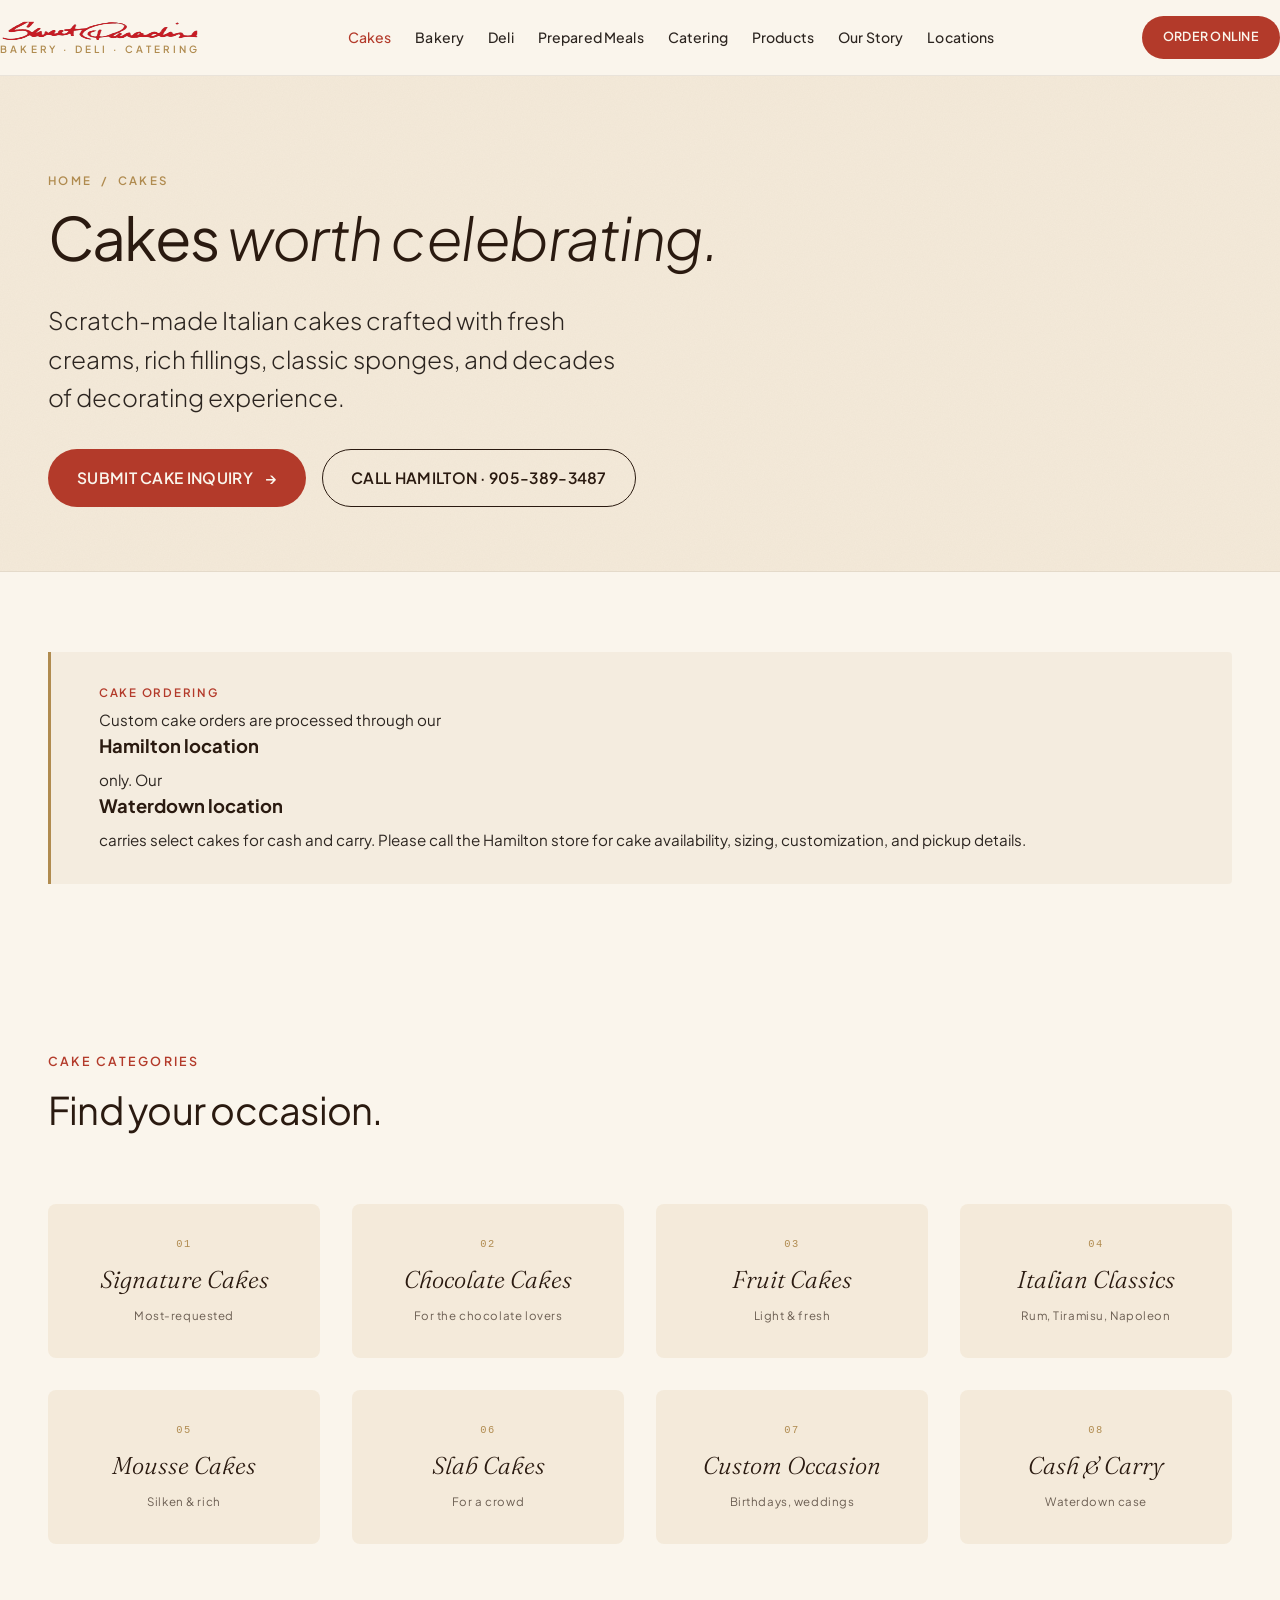
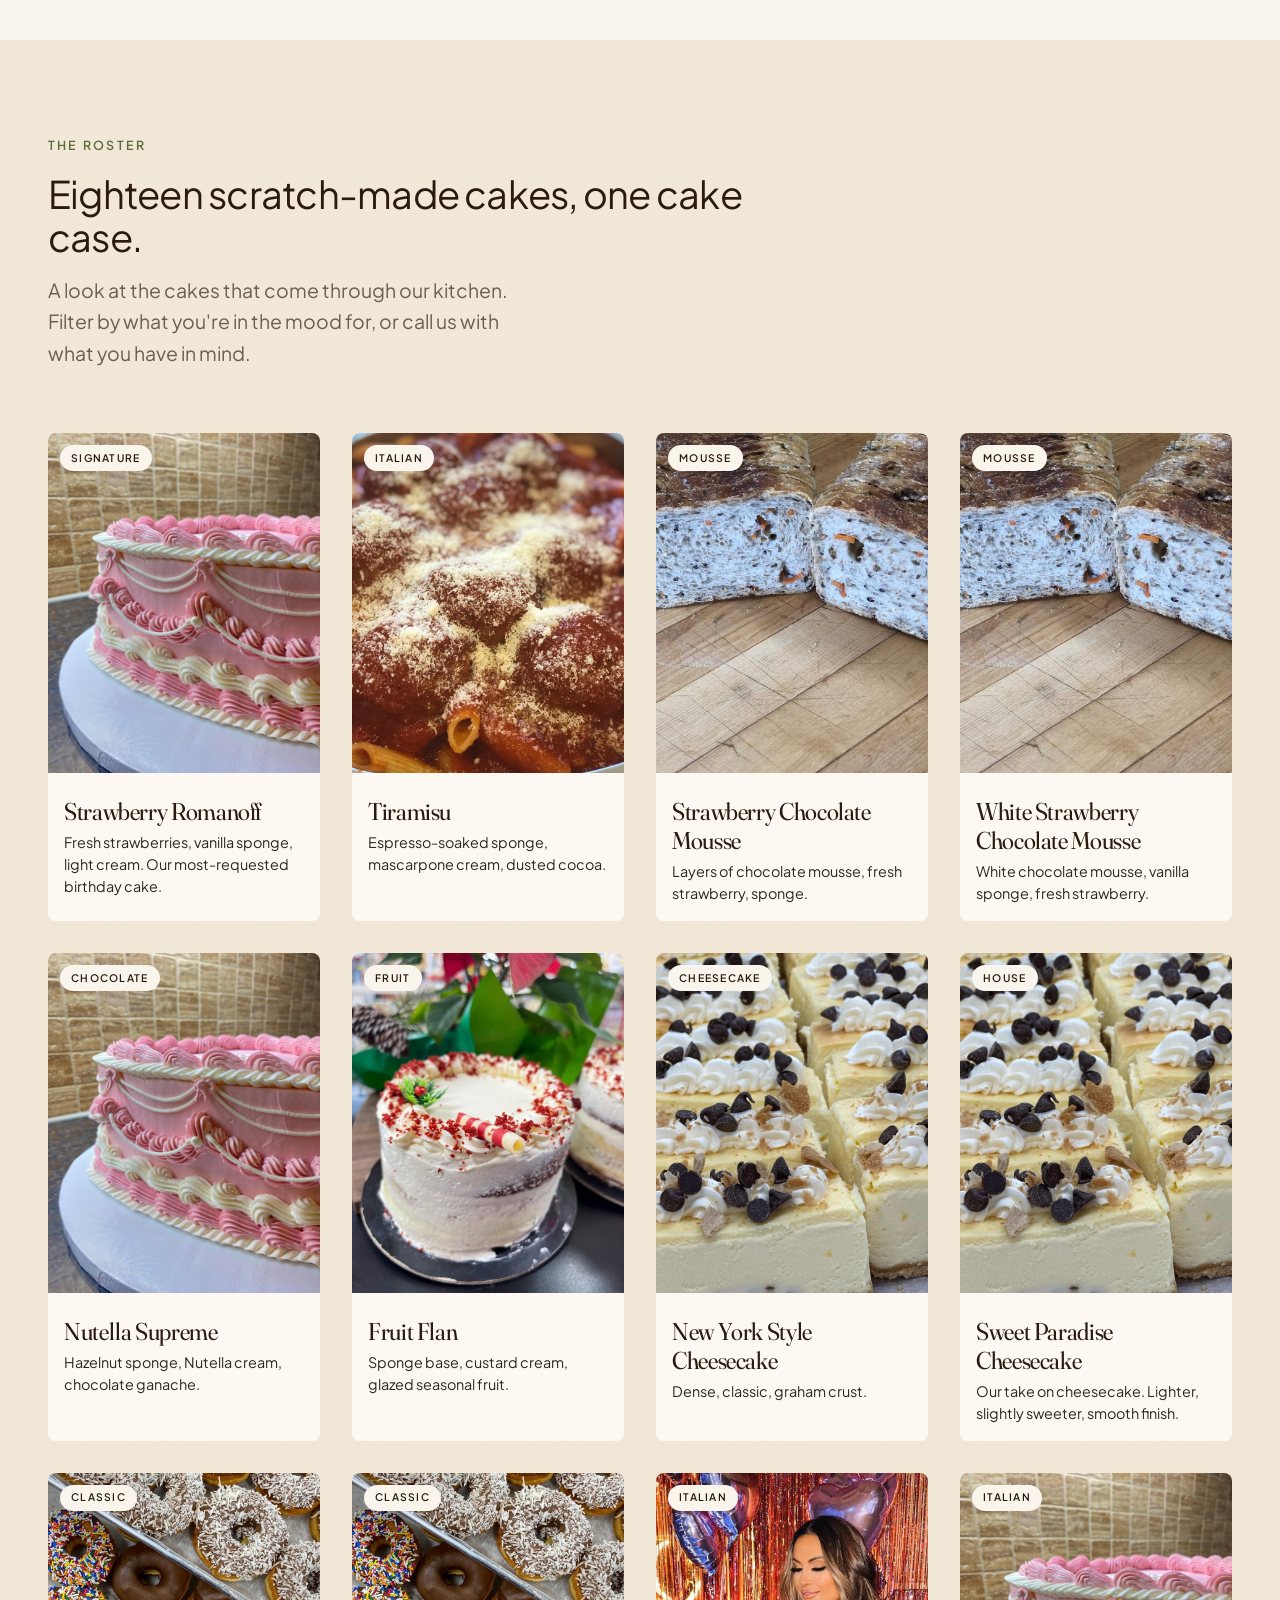
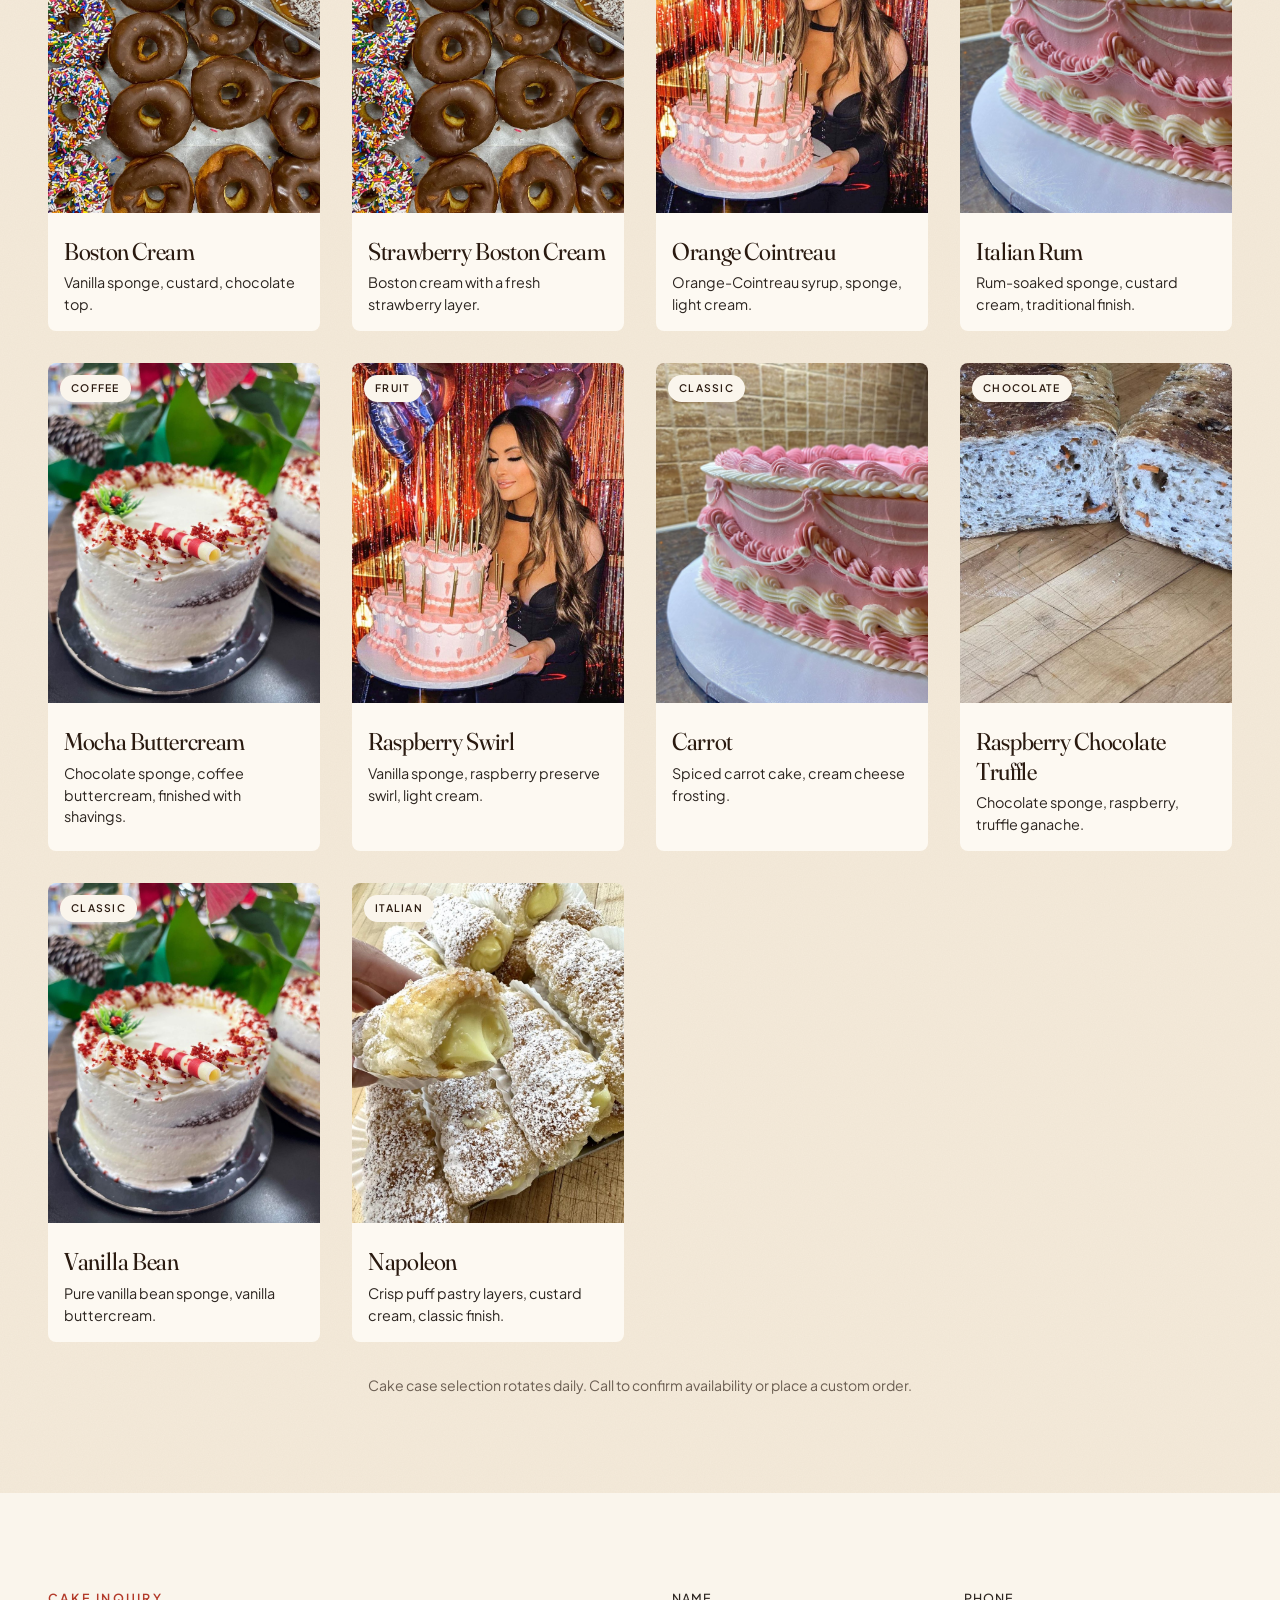
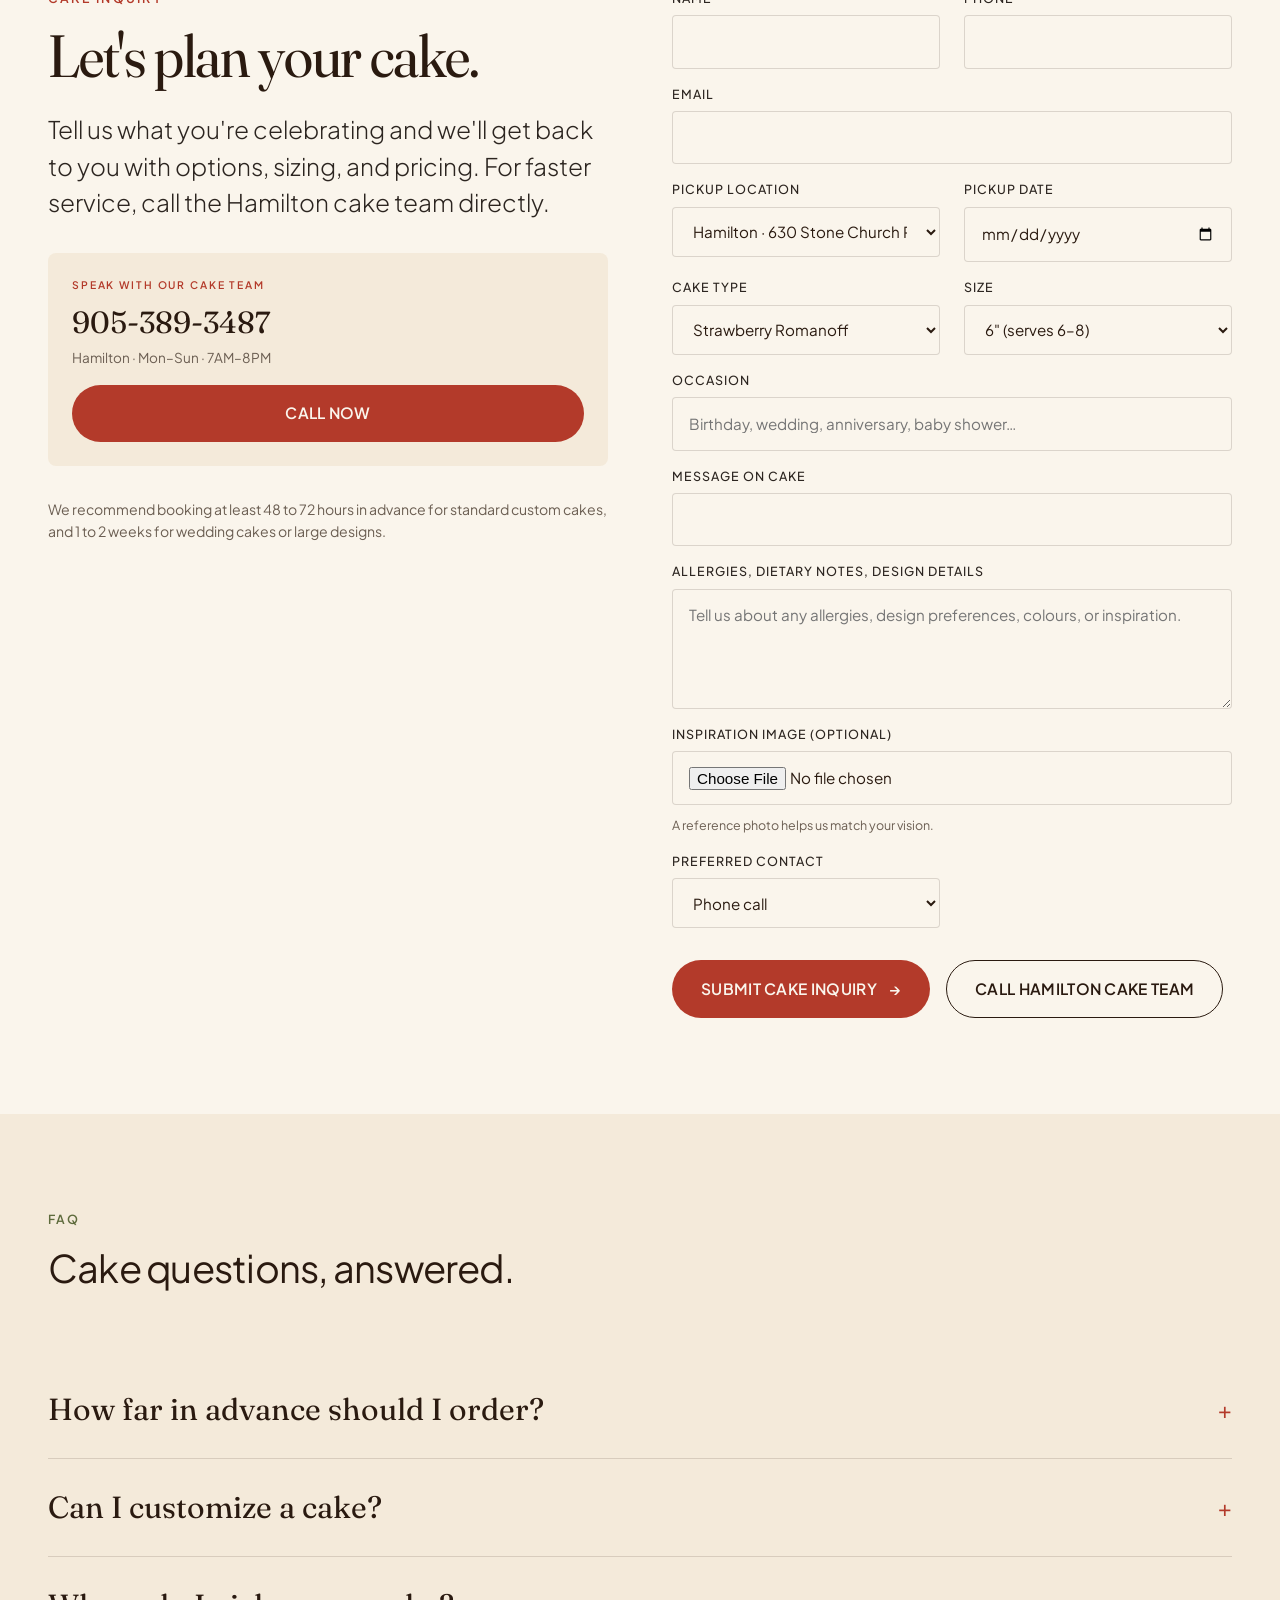
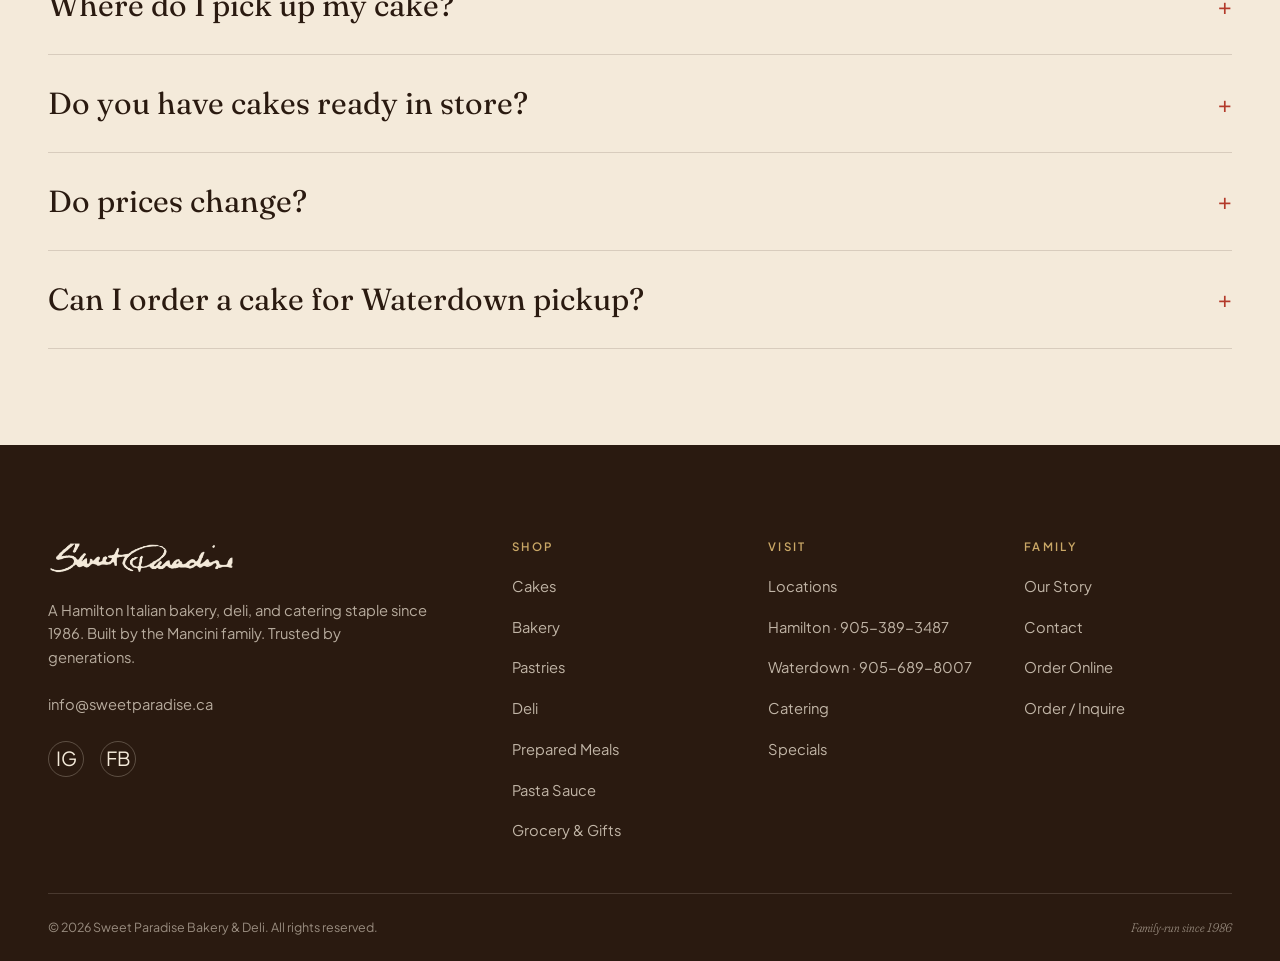
<file: cakes.html>
<!doctype html>
<html lang="en">
<head>
<meta charset="utf-8">
<meta name="viewport" content="width=device-width, initial-scale=1">
<title>Italian Cakes Hamilton | Custom & Scratch-Made | Sweet Paradise</title>
<meta name="description" content="Scratch-made Italian cakes in Hamilton. Strawberry Romanoff, Tiramisu, Italian Rum, Nutella Supreme, and custom occasion cakes. Order through our Hamilton location.">
<link rel="canonical" href="https://www.sweetparadise.ca/cakes">
<meta name="theme-color" content="#2A1A10">
<link rel="icon" type="image/png" href="assets/favicon.png">
<link rel="apple-touch-icon" href="assets/apple-touch-icon.png">
<link rel="preconnect" href="https://fonts.googleapis.com">
<link rel="preconnect" href="https://fonts.gstatic.com" crossorigin>
<link href="https://fonts.googleapis.com/css2?family=Fraunces:ital,opsz,wght,SOFT@0,9..144,300..700,30..100;1,9..144,300..700,30..100&family=Plus+Jakarta+Sans:wght@400;500;600;700&display=swap" rel="stylesheet">
<link rel="stylesheet" href="css/main.css">

<script type="application/ld+json">
{
  "@context": "https://schema.org",
  "@type": "Product",
  "name": "Custom Italian Cakes",
  "brand": { "@type": "Brand", "name": "Sweet Paradise Bakery & Deli" },
  "description": "Scratch-made Italian cakes with fresh creams, classic sponges, and over 50 years of decorating experience. Custom occasion cakes available with advance order through the Hamilton location.",
  "category": "Bakery / Cakes",
  "image": "https://www.sweetparadise.ca/assets/cakes-og.jpg"
}
</script>
<script type="application/ld+json">
{
  "@context": "https://schema.org",
  "@type": "FAQPage",
  "mainEntity": [
    { "@type": "Question", "name": "How far in advance should I order a cake?", "acceptedAnswer": { "@type": "Answer", "text": "We recommend at least 48 to 72 hours for standard custom cakes, and 1 to 2 weeks for wedding cakes or large custom designs. Call the Hamilton store to confirm." } },
    { "@type": "Question", "name": "Can I customize a cake?", "acceptedAnswer": { "@type": "Answer", "text": "Yes. We customize flavours, fillings, sizes, messages, and decoration. Send an inspiration image with your inquiry and we'll guide you from there." } },
    { "@type": "Question", "name": "Where do I pick up my cake?", "acceptedAnswer": { "@type": "Answer", "text": "Custom cake orders are processed and picked up at our Hamilton location at 630 Stone Church Rd. W. Waterdown carries select cakes for cash and carry." } },
    { "@type": "Question", "name": "Do you have cakes ready in store?", "acceptedAnswer": { "@type": "Answer", "text": "Yes. Both locations carry a daily rotation of cakes in the case. Selection varies. Call ahead if you have something specific in mind." } },
    { "@type": "Question", "name": "Can I order a cake for Waterdown pickup?", "acceptedAnswer": { "@type": "Answer", "text": "Custom cake orders are made at and picked up from our Hamilton location. Waterdown carries cash-and-carry cakes from the case." } }
  ]
}
</script>
</head>
<body class="has-mobile-bar">

<!-- NAV -->
<header class="nav">
  <div class="container nav__inner">
    <a href="index.html" class="nav__logo">
      <img src="assets/logo-red.png" alt="Sweet Paradise" class="nav__logo-img">
      <span class="nav__logo-sub">Bakery · Deli · Catering</span>
    </a>
    <nav class="nav__menu" aria-label="Primary">
      <a href="cakes.html" class="active">Cakes</a>
      <a href="bakery.html">Bakery</a>
      <a href="deli.html">Deli</a>
      <a href="prepared-meals.html">Prepared Meals</a>
      <a href="catering.html">Catering</a>
      <a href="product-list.html">Products</a>
      <a href="our-story.html">Our Story</a>
      <a href="locations.html">Locations</a>
    </nav>
    <a href="https://order.online/business/SweetParadise-209088" target="_blank" rel="noopener" class="btn btn--tomato btn--sm nav__cta">Order Online</a>
    <button class="nav__toggle" data-drawer-open aria-label="Open menu">
      <span>Menu</span>
      <span class="nav__toggle-icon"><span></span><span></span></span>
    </button>
  </div>
</header>

<aside class="drawer" data-drawer aria-label="Mobile menu">
  <div class="drawer__head">
    <img src="assets/logo-red.png" alt="Sweet Paradise" class="nav__logo-img">
    <button class="drawer__close" data-drawer-close>✕</button>
  </div>
  <nav class="drawer__menu">
    <a href="index.html">Home</a>
    <a href="cakes.html">Cakes</a>
    <a href="bakery.html">Bakery</a>
    <a href="pastries.html">Pastries</a>
    <a href="deli.html">Deli</a>
    <a href="prepared-meals.html">Prepared Meals</a>
    <a href="catering.html">Catering</a>
    <a href="pasta-sauce.html">Pasta Sauce</a>
    <a href="grocery.html">Grocery & Gifts</a>
    <a href="specials.html">Specials</a>
    <a href="product-list.html">Product List</a>
    <a href="our-story.html">Our Story</a>
    <a href="locations.html">Locations</a>
    <a href="contact.html">Contact</a>
  </nav>
  <div class="drawer__cta">
    <a href="tel:9053893487" class="btn btn--primary">Call Hamilton for Cake Orders</a>
  </div>
</aside>

<!-- PAGE HEAD -->
<section class="page-head paper-grain">
  <div class="container page-head__inner">
    <div class="page-head__crumb"><a href="index.html">Home</a> &nbsp;/&nbsp; Cakes</div>
    <h1>Cakes <em class="display">worth celebrating.</em></h1>
    <p class="page-head__lead">Scratch-made Italian cakes crafted with fresh creams, rich fillings, classic sponges, and decades of decorating experience.</p>
    <div style="display: flex; flex-wrap: wrap; gap: 1rem; margin-top: 2rem;">
      <a href="#inquiry" class="btn btn--tomato btn-icon">Submit Cake Inquiry</a>
      <a href="tel:9053893487" class="btn btn--ghost">Call Hamilton · 905-389-3487</a>
    </div>
  </div>
</section>

<!-- ORDERING NOTE -->
<section class="section--tight">
  <div class="container">
    <div class="callout">
      <div class="callout__label">Cake Ordering</div>
      <p>Custom cake orders are processed through our <strong>Hamilton location</strong> only. Our <strong>Waterdown location</strong> carries select cakes for cash and carry. Please call the Hamilton store for cake availability, sizing, customization, and pickup details.</p>
    </div>
  </div>
</section>

<!-- CATEGORIES -->
<section class="section">
  <div class="container">
    <div class="section-head">
      <div class="section-head__title">
        <div class="eyebrow">Cake Categories</div>
        <h2 style="margin-top: var(--space-2);">Find your occasion.</h2>
      </div>
    </div>

    <div class="grid grid-4">
      <a href="#signature" class="cat-tile" style="background: var(--cream); border-radius: var(--radius);">
        <span class="cat-tile__num">01</span>
        <span class="cat-tile__name">Signature Cakes</span>
        <span class="cat-tile__count">Most-requested</span>
      </a>
      <a href="#chocolate" class="cat-tile" style="background: var(--cream); border-radius: var(--radius);">
        <span class="cat-tile__num">02</span>
        <span class="cat-tile__name">Chocolate Cakes</span>
        <span class="cat-tile__count">For the chocolate lovers</span>
      </a>
      <a href="#fruit" class="cat-tile" style="background: var(--cream); border-radius: var(--radius);">
        <span class="cat-tile__num">03</span>
        <span class="cat-tile__name">Fruit Cakes</span>
        <span class="cat-tile__count">Light & fresh</span>
      </a>
      <a href="#italian" class="cat-tile" style="background: var(--cream); border-radius: var(--radius);">
        <span class="cat-tile__num">04</span>
        <span class="cat-tile__name">Italian Classics</span>
        <span class="cat-tile__count">Rum, Tiramisu, Napoleon</span>
      </a>
      <a href="#mousse" class="cat-tile" style="background: var(--cream); border-radius: var(--radius);">
        <span class="cat-tile__num">05</span>
        <span class="cat-tile__name">Mousse Cakes</span>
        <span class="cat-tile__count">Silken & rich</span>
      </a>
      <a href="#slab" class="cat-tile" style="background: var(--cream); border-radius: var(--radius);">
        <span class="cat-tile__num">06</span>
        <span class="cat-tile__name">Slab Cakes</span>
        <span class="cat-tile__count">For a crowd</span>
      </a>
      <a href="#occasion" class="cat-tile" style="background: var(--cream); border-radius: var(--radius);">
        <span class="cat-tile__num">07</span>
        <span class="cat-tile__name">Custom Occasion</span>
        <span class="cat-tile__count">Birthdays, weddings</span>
      </a>
      <a href="locations.html" class="cat-tile" style="background: var(--cream); border-radius: var(--radius);">
        <span class="cat-tile__num">08</span>
        <span class="cat-tile__name">Cash & Carry</span>
        <span class="cat-tile__count">Waterdown case</span>
      </a>
    </div>
  </div>
</section>

<!-- CAKE GRID -->
<section class="section section--cream paper-grain" id="signature">
  <div class="container">
    <div class="section-head">
      <div class="section-head__title">
        <div class="eyebrow eyebrow--olive">The Roster</div>
        <h2 style="margin-top: var(--space-2);">Eighteen scratch-made cakes, one cake case.</h2>
        <p class="section-head__sub" style="margin-top: var(--space-2);">A look at the cakes that come through our kitchen. Filter by what you're in the mood for, or call us with what you have in mind.</p>
      </div>
    </div>

    <div class="grid grid-4">
      <article class="product-card"><div class="product-card__img"><img src="assets/img/signature-cake.jpg" alt="Strawberry Romanoff cake" onerror="this.onerror=null;this.src='[data-uri]'" loading="lazy"><span class="product-card__tag">Signature</span></div><div class="product-card__body"><h3 class="product-card__name">Strawberry Romanoff</h3><p class="product-card__desc">Fresh strawberries, vanilla sponge, light cream. Our most-requested birthday cake.</p></div></article>

      <article class="product-card"><div class="product-card__img"><img src="assets/img/tiramisu-tray.jpg" alt="Tiramisu cake" onerror="this.onerror=null;this.src='[data-uri]'" loading="lazy"><span class="product-card__tag">Italian</span></div><div class="product-card__body"><h3 class="product-card__name">Tiramisu</h3><p class="product-card__desc">Espresso-soaked sponge, mascarpone cream, dusted cocoa.</p></div></article>

      <article class="product-card"><div class="product-card__img"><img src="assets/img/chocolate-loaf.jpg" alt="Strawberry Chocolate Mousse cake" onerror="this.onerror=null;this.src='[data-uri]'" loading="lazy"><span class="product-card__tag">Mousse</span></div><div class="product-card__body"><h3 class="product-card__name">Strawberry Chocolate Mousse</h3><p class="product-card__desc">Layers of chocolate mousse, fresh strawberry, sponge.</p></div></article>

      <article class="product-card"><div class="product-card__img"><img src="assets/img/chocolate-loaf.jpg" alt="White Strawberry Chocolate Mousse" onerror="this.onerror=null;this.src='[data-uri]'" loading="lazy"><span class="product-card__tag">Mousse</span></div><div class="product-card__body"><h3 class="product-card__name">White Strawberry Chocolate Mousse</h3><p class="product-card__desc">White chocolate mousse, vanilla sponge, fresh strawberry.</p></div></article>

      <article class="product-card"><div class="product-card__img"><img src="assets/img/signature-cake.jpg" alt="Nutella Supreme cake" onerror="this.onerror=null;this.src='[data-uri]'" loading="lazy"><span class="product-card__tag">Chocolate</span></div><div class="product-card__body"><h3 class="product-card__name">Nutella Supreme</h3><p class="product-card__desc">Hazelnut sponge, Nutella cream, chocolate ganache.</p></div></article>

      <article class="product-card"><div class="product-card__img"><img src="assets/img/holiday-cake.jpg" alt="Fruit flan" onerror="this.onerror=null;this.src='[data-uri]'" loading="lazy"><span class="product-card__tag">Fruit</span></div><div class="product-card__body"><h3 class="product-card__name">Fruit Flan</h3><p class="product-card__desc">Sponge base, custard cream, glazed seasonal fruit.</p></div></article>

      <article class="product-card"><div class="product-card__img"><img src="assets/img/cheesecake-bars.jpg" alt="New York cheesecake" onerror="this.onerror=null;this.src='[data-uri]'" loading="lazy"><span class="product-card__tag">Cheesecake</span></div><div class="product-card__body"><h3 class="product-card__name">New York Style Cheesecake</h3><p class="product-card__desc">Dense, classic, graham crust.</p></div></article>

      <article class="product-card"><div class="product-card__img"><img src="assets/img/cheesecake-bars.jpg" alt="Sweet Paradise cheesecake" onerror="this.onerror=null;this.src='[data-uri]'" loading="lazy"><span class="product-card__tag">House</span></div><div class="product-card__body"><h3 class="product-card__name">Sweet Paradise Cheesecake</h3><p class="product-card__desc">Our take on cheesecake. Lighter, slightly sweeter, smooth finish.</p></div></article>

      <article class="product-card"><div class="product-card__img"><img src="assets/img/donuts-box.jpg" alt="Boston cream cake" onerror="this.onerror=null;this.src='[data-uri]'" loading="lazy"><span class="product-card__tag">Classic</span></div><div class="product-card__body"><h3 class="product-card__name">Boston Cream</h3><p class="product-card__desc">Vanilla sponge, custard, chocolate top.</p></div></article>

      <article class="product-card"><div class="product-card__img"><img src="assets/img/donuts-box.jpg" alt="Strawberry Boston cream" onerror="this.onerror=null;this.src='[data-uri]'" loading="lazy"><span class="product-card__tag">Classic</span></div><div class="product-card__body"><h3 class="product-card__name">Strawberry Boston Cream</h3><p class="product-card__desc">Boston cream with a fresh strawberry layer.</p></div></article>

      <article class="product-card"><div class="product-card__img"><img src="assets/img/celebration-customer.jpg" alt="Orange Cointreau cake" onerror="this.onerror=null;this.src='[data-uri]'" loading="lazy"><span class="product-card__tag">Italian</span></div><div class="product-card__body"><h3 class="product-card__name">Orange Cointreau</h3><p class="product-card__desc">Orange-Cointreau syrup, sponge, light cream.</p></div></article>

      <article class="product-card"><div class="product-card__img"><img src="assets/img/signature-cake.jpg" alt="Italian Rum cake" onerror="this.onerror=null;this.src='[data-uri]'" loading="lazy"><span class="product-card__tag">Italian</span></div><div class="product-card__body"><h3 class="product-card__name">Italian Rum</h3><p class="product-card__desc">Rum-soaked sponge, custard cream, traditional finish.</p></div></article>

      <article class="product-card"><div class="product-card__img"><img src="assets/img/holiday-cake.jpg" alt="Mocha buttercream cake" onerror="this.onerror=null;this.src='[data-uri]'" loading="lazy"><span class="product-card__tag">Coffee</span></div><div class="product-card__body"><h3 class="product-card__name">Mocha Buttercream</h3><p class="product-card__desc">Chocolate sponge, coffee buttercream, finished with shavings.</p></div></article>

      <article class="product-card"><div class="product-card__img"><img src="assets/img/celebration-customer.jpg" alt="Raspberry swirl cake" onerror="this.onerror=null;this.src='[data-uri]'" loading="lazy"><span class="product-card__tag">Fruit</span></div><div class="product-card__body"><h3 class="product-card__name">Raspberry Swirl</h3><p class="product-card__desc">Vanilla sponge, raspberry preserve swirl, light cream.</p></div></article>

      <article class="product-card"><div class="product-card__img"><img src="assets/img/signature-cake.jpg" alt="Carrot cake" onerror="this.onerror=null;this.src='[data-uri]'" loading="lazy"><span class="product-card__tag">Classic</span></div><div class="product-card__body"><h3 class="product-card__name">Carrot</h3><p class="product-card__desc">Spiced carrot cake, cream cheese frosting.</p></div></article>

      <article class="product-card"><div class="product-card__img"><img src="assets/img/chocolate-loaf.jpg" alt="Raspberry Chocolate Truffle" onerror="this.onerror=null;this.src='[data-uri]'" loading="lazy"><span class="product-card__tag">Chocolate</span></div><div class="product-card__body"><h3 class="product-card__name">Raspberry Chocolate Truffle</h3><p class="product-card__desc">Chocolate sponge, raspberry, truffle ganache.</p></div></article>

      <article class="product-card"><div class="product-card__img"><img src="assets/img/holiday-cake.jpg" alt="Vanilla bean cake" onerror="this.onerror=null;this.src='[data-uri]'" loading="lazy"><span class="product-card__tag">Classic</span></div><div class="product-card__body"><h3 class="product-card__name">Vanilla Bean</h3><p class="product-card__desc">Pure vanilla bean sponge, vanilla buttercream.</p></div></article>

      <article class="product-card"><div class="product-card__img"><img src="assets/img/cream-pastries.jpg" alt="Napoleon cake" onerror="this.onerror=null;this.src='[data-uri]'" loading="lazy"><span class="product-card__tag">Italian</span></div><div class="product-card__body"><h3 class="product-card__name">Napoleon</h3><p class="product-card__desc">Crisp puff pastry layers, custard cream, classic finish.</p></div></article>
    </div>

    <p style="text-align: center; margin-top: var(--space-4); font-size: 0.88rem; color: var(--muted);">Cake case selection rotates daily. Call to confirm availability or place a custom order.</p>
  </div>
</section>

<!-- INQUIRY FORM -->
<section class="section" id="inquiry">
  <div class="container">
    <div class="grid grid-2" style="gap: var(--space-6); align-items: flex-start;">

      <div>
        <div class="eyebrow">Cake Inquiry</div>
        <h2 style="margin-top: var(--space-2);">Let's plan your cake.</h2>
        <p class="lead" style="margin-top: var(--space-3);">Tell us what you're celebrating and we'll get back to you with options, sizing, and pricing. For faster service, call the Hamilton cake team directly.</p>

        <div style="display: flex; flex-direction: column; gap: 1rem; margin-top: var(--space-4); padding: var(--space-3); background: var(--cream); border-radius: var(--radius);">
          <div>
            <div class="eyebrow" style="font-size: 0.65rem;">Speak With Our Cake Team</div>
            <div style="font-family: var(--font-display); font-size: var(--step-2); color: var(--espresso); margin-top: 0.3rem;">905-389-3487</div>
            <div style="font-size: 0.85rem; color: var(--muted);">Hamilton · Mon–Sun · 7AM–8PM</div>
          </div>
          <a href="tel:9053893487" class="btn btn--tomato">Call Now</a>
        </div>

        <p style="margin-top: var(--space-4); font-size: 0.88rem; color: var(--muted);">We recommend booking at least 48 to 72 hours in advance for standard custom cakes, and 1 to 2 weeks for wedding cakes or large designs.</p>
      </div>

      <form class="form" action="#" method="post">
        <div class="form__row">
          <div class="form__field">
            <label class="form__label" for="ci-name">Name</label>
            <input class="form__input" id="ci-name" name="name" required>
          </div>
          <div class="form__field">
            <label class="form__label" for="ci-phone">Phone</label>
            <input class="form__input" id="ci-phone" name="phone" type="tel" required>
          </div>
        </div>
        <div class="form__field">
          <label class="form__label" for="ci-email">Email</label>
          <input class="form__input" id="ci-email" name="email" type="email" required>
        </div>
        <div class="form__row">
          <div class="form__field">
            <label class="form__label" for="ci-location">Pickup Location</label>
            <select class="form__select" id="ci-location" name="location">
              <option>Hamilton · 630 Stone Church Rd. W</option>
              <option>Waterdown · cash & carry only</option>
            </select>
          </div>
          <div class="form__field">
            <label class="form__label" for="ci-date">Pickup Date</label>
            <input class="form__input" id="ci-date" name="date" type="date">
          </div>
        </div>
        <div class="form__row">
          <div class="form__field">
            <label class="form__label" for="ci-type">Cake Type</label>
            <select class="form__select" id="ci-type" name="cake-type">
              <option>Strawberry Romanoff</option>
              <option>Tiramisu</option>
              <option>Italian Rum</option>
              <option>Nutella Supreme</option>
              <option>Chocolate Mousse</option>
              <option>Custom (describe below)</option>
            </select>
          </div>
          <div class="form__field">
            <label class="form__label" for="ci-size">Size</label>
            <select class="form__select" id="ci-size" name="size">
              <option>6" (serves 6–8)</option>
              <option>8" (serves 10–14)</option>
              <option>10" (serves 18–22)</option>
              <option>Quarter slab</option>
              <option>Half slab</option>
              <option>Full slab</option>
              <option>Tiered (custom)</option>
            </select>
          </div>
        </div>
        <div class="form__field">
          <label class="form__label" for="ci-occasion">Occasion</label>
          <input class="form__input" id="ci-occasion" name="occasion" placeholder="Birthday, wedding, anniversary, baby shower…">
        </div>
        <div class="form__field">
          <label class="form__label" for="ci-message">Message on Cake</label>
          <input class="form__input" id="ci-message" name="message-on-cake">
        </div>
        <div class="form__field">
          <label class="form__label" for="ci-notes">Allergies, Dietary Notes, Design Details</label>
          <textarea class="form__textarea" id="ci-notes" name="notes" placeholder="Tell us about any allergies, design preferences, colours, or inspiration."></textarea>
        </div>
        <div class="form__field">
          <label class="form__label" for="ci-upload">Inspiration Image (optional)</label>
          <input class="form__input" id="ci-upload" name="upload" type="file" accept="image/*">
          <span class="form__hint">A reference photo helps us match your vision.</span>
        </div>
        <div class="form__row">
          <div class="form__field">
            <label class="form__label">Preferred Contact</label>
            <select class="form__select" name="contact-preference">
              <option>Phone call</option>
              <option>Email</option>
              <option>Text message</option>
            </select>
          </div>
        </div>
        <div style="display: flex; gap: 1rem; flex-wrap: wrap; margin-top: var(--space-2);">
          <button type="submit" class="btn btn--tomato btn-icon">Submit Cake Inquiry</button>
          <a href="tel:9053893487" class="btn btn--ghost">Call Hamilton Cake Team</a>
        </div>
      </form>

    </div>
  </div>
</section>

<!-- FAQ -->
<section class="section section--cream">
  <div class="container">
    <div class="section-head">
      <div class="section-head__title">
        <div class="eyebrow eyebrow--olive">FAQ</div>
        <h2 style="margin-top: var(--space-2);">Cake questions, answered.</h2>
      </div>
    </div>

    <div class="faq">
      <div class="faq__item">
        <button class="faq__q"><span>How far in advance should I order?</span><span class="faq__q-mark">+</span></button>
        <div class="faq__a"><div class="faq__a-inner">We recommend at least 48 to 72 hours for standard custom cakes, and 1 to 2 weeks for wedding cakes or large custom designs. We do our best to accommodate shorter notice when we can.</div></div>
      </div>
      <div class="faq__item">
        <button class="faq__q"><span>Can I customize a cake?</span><span class="faq__q-mark">+</span></button>
        <div class="faq__a"><div class="faq__a-inner">Yes. We customize flavour combinations, fillings, sizes, messages, and decoration. Send us an inspiration image with your inquiry and our cake team will guide you from there.</div></div>
      </div>
      <div class="faq__item">
        <button class="faq__q"><span>Where do I pick up my cake?</span><span class="faq__q-mark">+</span></button>
        <div class="faq__a"><div class="faq__a-inner">Custom cake orders are processed and picked up at our Hamilton location, 630 Stone Church Rd. W. Our Waterdown location carries cakes for cash and carry from the case.</div></div>
      </div>
      <div class="faq__item">
        <button class="faq__q"><span>Do you have cakes ready in store?</span><span class="faq__q-mark">+</span></button>
        <div class="faq__a"><div class="faq__a-inner">Yes. Both locations carry a daily rotation of cakes in the case. Selection varies. If you have a specific cake in mind, call ahead to confirm.</div></div>
      </div>
      <div class="faq__item">
        <button class="faq__q"><span>Do prices change?</span><span class="faq__q-mark">+</span></button>
        <div class="faq__a"><div class="faq__a-inner">Prices and availability may change without notice based on ingredient costs and seasonal supply. Our team will quote you when you call or submit an inquiry.</div></div>
      </div>
      <div class="faq__item">
        <button class="faq__q"><span>Can I order a cake for Waterdown pickup?</span><span class="faq__q-mark">+</span></button>
        <div class="faq__a"><div class="faq__a-inner">Custom cake orders are made at and picked up from our Hamilton location. Waterdown stocks cash-and-carry cakes from the case for customers who prefer to shop on the spot.</div></div>
      </div>
    </div>
  </div>
</section>

<!-- FOOTER -->
<footer class="footer">
  <div class="container">
    <div class="footer__grid">
      <div class="footer__brand">
        <img src="assets/logo-cream.png" alt="Sweet Paradise" class="footer__logo-img">
        <p>A Hamilton Italian bakery, deli, and catering staple since 1986. Built by the Mancini family. Trusted by generations.</p>
        <p style="margin-top:var(--space-3);"><a href="mailto:info@sweetparadise.ca" style="color:inherit;">info@sweetparadise.ca</a></p>
        <div class="footer__social">
          <a href="https://www.instagram.com/sweetparadisebakery/" target="_blank" rel="noopener">IG</a>
          <a href="https://www.facebook.com/sweetparadisebakerydeli/" target="_blank" rel="noopener">FB</a>
        </div>
      </div>
      <div class="footer__col">
        <h5>Shop</h5>
        <ul>
          <li><a href="cakes.html">Cakes</a></li>
          <li><a href="bakery.html">Bakery</a></li>
          <li><a href="pastries.html">Pastries</a></li>
          <li><a href="deli.html">Deli</a></li>
          <li><a href="prepared-meals.html">Prepared Meals</a></li>
          <li><a href="pasta-sauce.html">Pasta Sauce</a></li>
          <li><a href="grocery.html">Grocery & Gifts</a></li>
        </ul>
      </div>
      <div class="footer__col">
        <h5>Visit</h5>
        <ul>
          <li><a href="locations.html">Locations</a></li>
          <li><a href="tel:9053893487">Hamilton · 905-389-3487</a></li>
          <li><a href="tel:9056898007">Waterdown · 905-689-8007</a></li>
          <li><a href="catering.html">Catering</a></li>
          <li><a href="specials.html">Specials</a></li>
        </ul>
      </div>
      <div class="footer__col">
        <h5>Family</h5>
        <ul>
          <li><a href="our-story.html">Our Story</a></li>
          <li><a href="contact.html">Contact</a></li>
          <li><a href="https://order.online/business/SweetParadise-209088" target="_blank" rel="noopener">Order Online</a></li>
          <li><a href="order.html">Order / Inquire</a></li>
        </ul>
      </div>
    </div>
    <div class="footer__legal">
      <span>&copy; 2026 Sweet Paradise Bakery & Deli. All rights reserved.</span>
      <span class="italic script">Family-run since 1986</span>
    </div>
  </div>
</footer>

<nav class="mobile-bar" aria-label="Quick actions">
  <a href="tel:9053893487"><span>Hamilton</span><span style="font-size: 0.55rem; opacity: 0.7;">Call</span></a>
  <a href="tel:9056898007"><span>Waterdown</span><span style="font-size: 0.55rem; opacity: 0.7;">Call</span></a>
  <a href="https://order.online/business/SweetParadise-209088" target="_blank" rel="noopener" class="is-accent"><span>Order</span><span style="font-size: 0.55rem; opacity: 0.85;">Online</span></a>
  <a href="cakes.html"><span>Cakes</span><span style="font-size: 0.55rem; opacity: 0.7;">Order</span></a>
</nav>

<script src="js/main.js"></script>
</body>
</html>
</file>
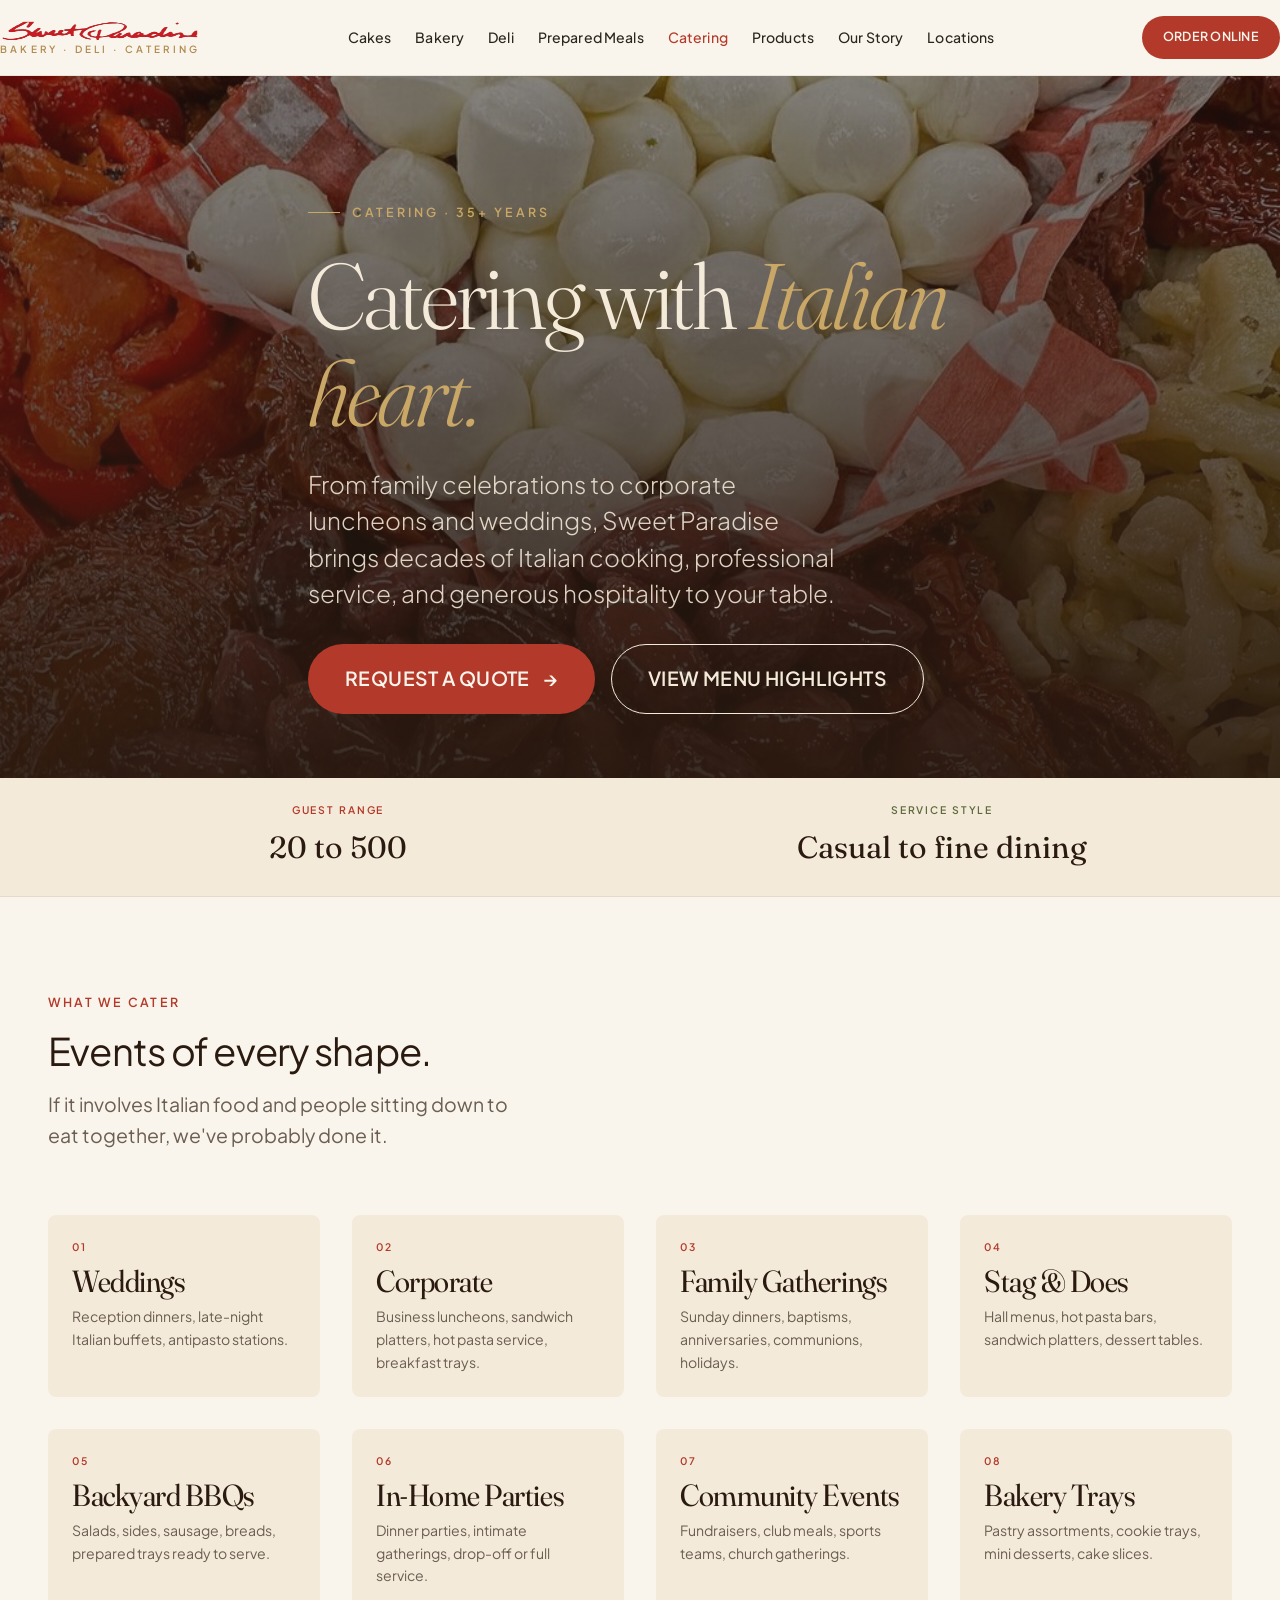
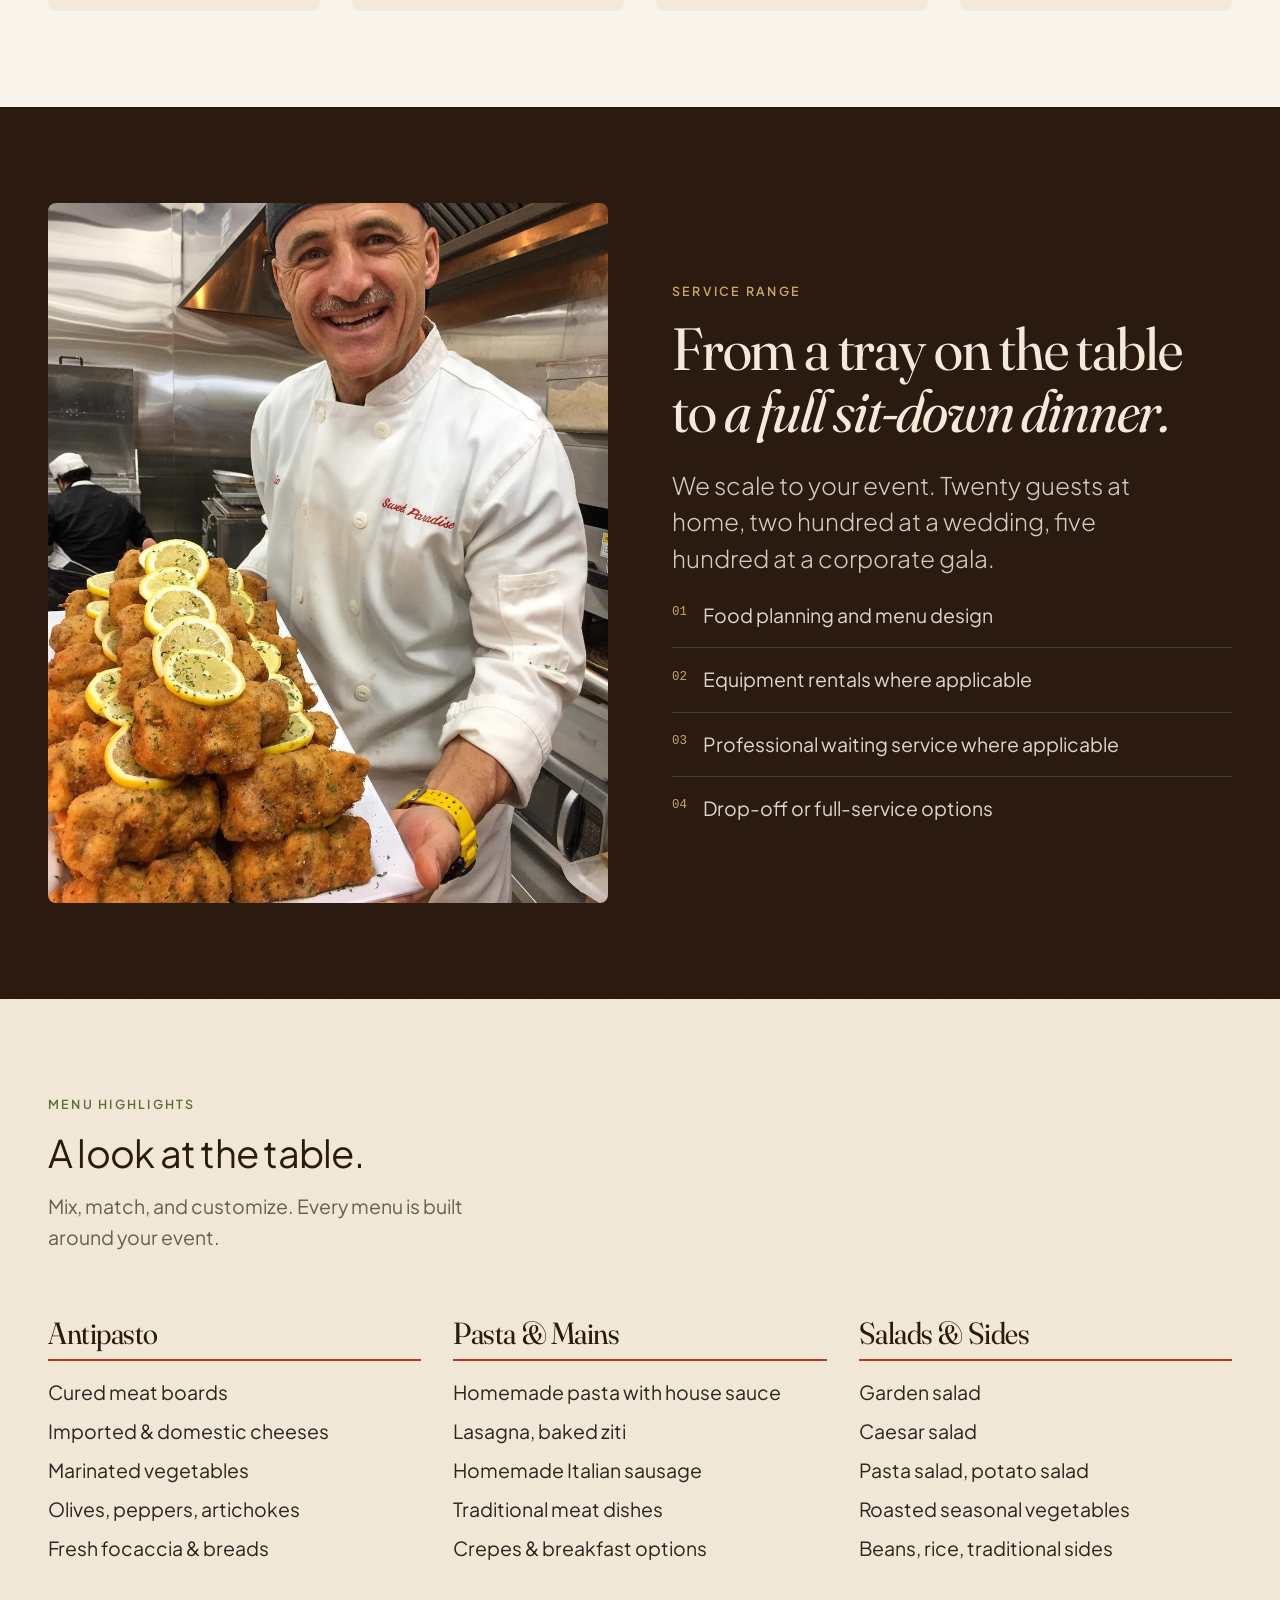
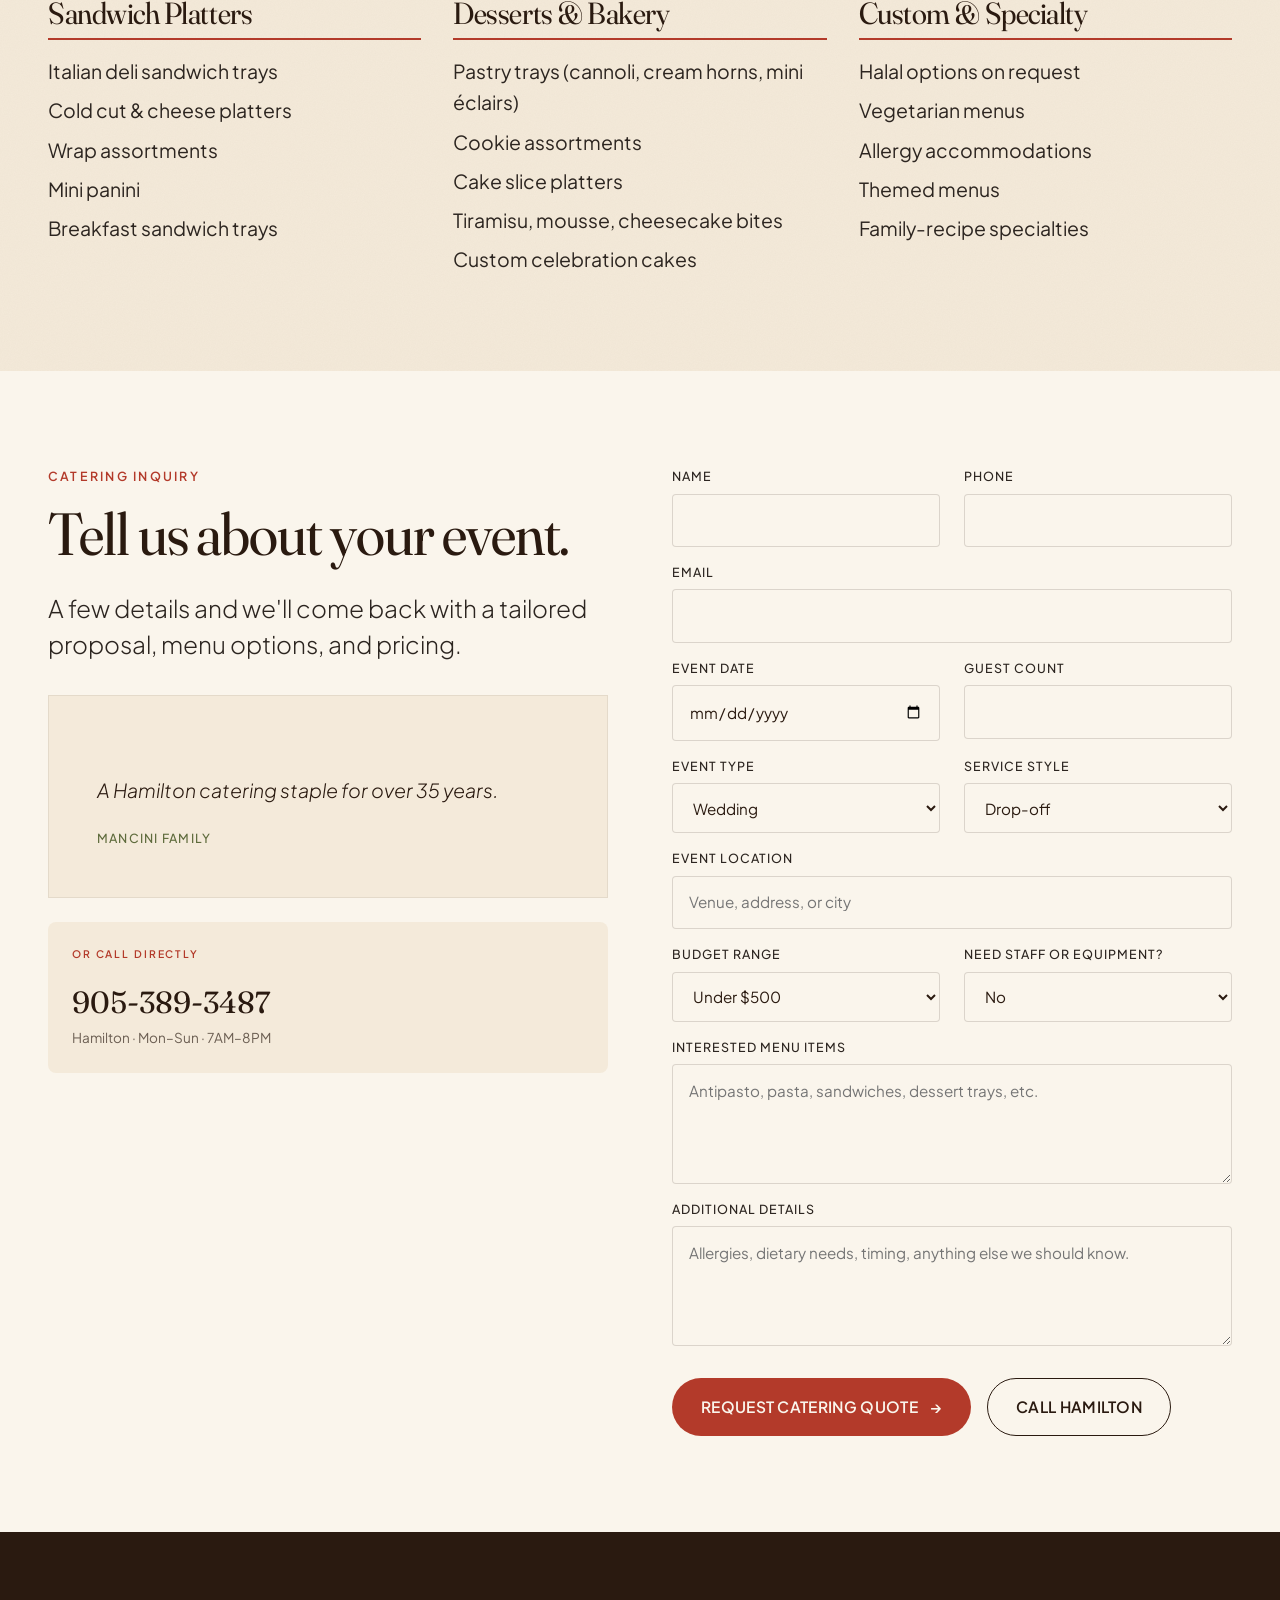
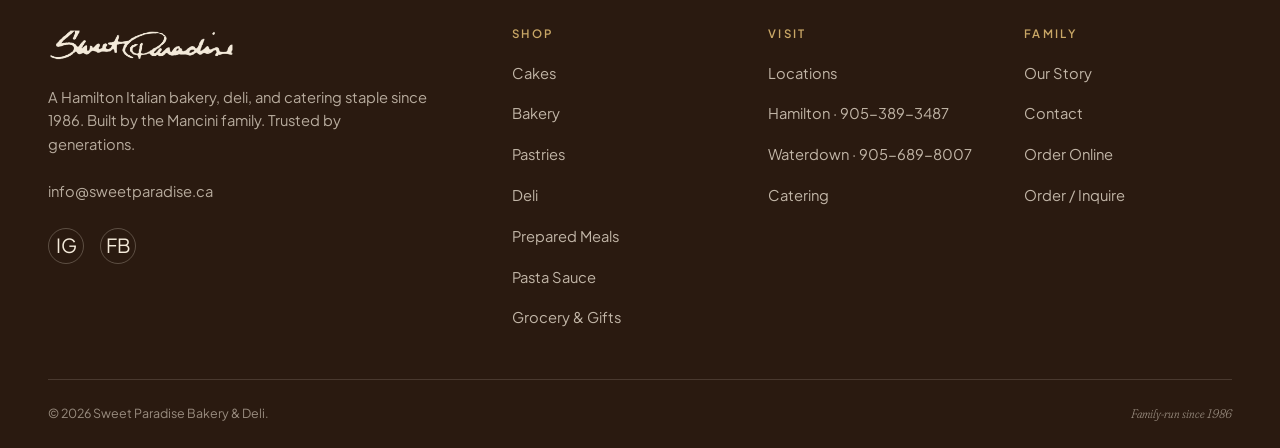
<file: catering.html>
<!doctype html>
<html lang="en">
<head>
<meta charset="utf-8">
<meta name="viewport" content="width=device-width, initial-scale=1">
<title>Italian Catering Hamilton | Weddings, Corporate, Family | Sweet Paradise</title>
<meta name="description" content="Italian catering in Hamilton for weddings, corporate luncheons, family gatherings, and events from 20 to 500 guests. Over 35 years of catering experience.">
<link rel="canonical" href="https://www.sweetparadise.ca/catering">
<meta name="theme-color" content="#2A1A10">
<link rel="icon" type="image/png" href="assets/favicon.png">
<link rel="apple-touch-icon" href="assets/apple-touch-icon.png">
<link rel="preconnect" href="https://fonts.googleapis.com">
<link rel="preconnect" href="https://fonts.gstatic.com" crossorigin>
<link href="https://fonts.googleapis.com/css2?family=Fraunces:ital,opsz,wght,SOFT@0,9..144,300..700,30..100;1,9..144,300..700,30..100&family=Plus+Jakarta+Sans:wght@400;500;600;700&display=swap" rel="stylesheet">
<link rel="stylesheet" href="css/main.css">

<script type="application/ld+json">
{
  "@context": "https://schema.org",
  "@type": "Service",
  "serviceType": "Italian Catering",
  "provider": { "@type": "Bakery", "name": "Sweet Paradise Bakery & Deli", "telephone": "+1-905-389-3487" },
  "areaServed": [{"@type": "City", "name": "Hamilton"}, {"@type": "City", "name": "Waterdown"}],
  "description": "Italian catering for weddings, corporate events, family gatherings, stag and does, and parties. 20 to 500 guests. Casual to fine dining."
}
</script>
</head>
<body class="has-mobile-bar">

<!-- NAV -->
<header class="nav">
  <div class="container nav__inner">
    <a href="index.html" class="nav__logo">
      <img src="assets/logo-red.png" alt="Sweet Paradise" class="nav__logo-img">
      <span class="nav__logo-sub">Bakery · Deli · Catering</span>
    </a>
    <nav class="nav__menu" aria-label="Primary">
      <a href="cakes.html">Cakes</a>
      <a href="bakery.html">Bakery</a>
      <a href="deli.html">Deli</a>
      <a href="prepared-meals.html">Prepared Meals</a>
      <a href="catering.html" class="active">Catering</a>
      <a href="product-list.html">Products</a>
      <a href="our-story.html">Our Story</a>
      <a href="locations.html">Locations</a>
    </nav>
    <a href="https://order.online/business/SweetParadise-209088" target="_blank" rel="noopener" class="btn btn--tomato btn--sm nav__cta">Order Online</a>
    <button class="nav__toggle" data-drawer-open><span>Menu</span><span class="nav__toggle-icon"><span></span><span></span></span></button>
  </div>
</header>

<aside class="drawer" data-drawer>
  <div class="drawer__head"><img src="assets/logo-red.png" alt="Sweet Paradise" class="nav__logo-img"><button class="drawer__close" data-drawer-close>✕</button></div>
  <nav class="drawer__menu">
    <a href="index.html">Home</a><a href="cakes.html">Cakes</a><a href="bakery.html">Bakery</a><a href="pastries.html">Pastries</a><a href="deli.html">Deli</a><a href="prepared-meals.html">Prepared Meals</a><a href="catering.html">Catering</a><a href="pasta-sauce.html">Pasta Sauce</a><a href="grocery.html">Grocery & Gifts</a><a href="specials.html">Specials</a><a href="product-list.html">Product List</a><a href="our-story.html">Our Story</a><a href="locations.html">Locations</a><a href="contact.html">Contact</a>
  </nav>
  <div class="drawer__cta"><a href="#inquire" class="btn btn--tomato">Request Catering Quote</a></div>
</aside>

<!-- HERO -->
<section class="hero" style="min-height: 78vh;">
  <div class="hero__bg" style="background-color: #2A1A10; background-image: linear-gradient(rgba(26,20,16,0.45), rgba(26,20,16,0.45)), url('assets/img/antipasto-platter.jpg');"></div>
  <div class="container hero__content">
    <div class="hero__eyebrow">Catering · 35+ years</div>
    <h1>Catering with <em>Italian heart.</em></h1>
    <p class="hero__lead">From family celebrations to corporate luncheons and weddings, Sweet Paradise brings decades of Italian cooking, professional service, and generous hospitality to your table.</p>
    <div class="hero__ctas">
      <a href="#inquire" class="btn btn--tomato btn--lg btn-icon">Request a Quote</a>
      <a href="#menu" class="btn btn--ghost-cream btn--lg">View Menu Highlights</a>
    </div>
  </div>
</section>

<!-- TRUST BAR -->
<section style="background: var(--cream); padding: var(--space-3) 0; border-bottom: 1px solid var(--line-soft);">
  <div class="container">
    <div style="display: grid; grid-template-columns: repeat(2, 1fr); gap: var(--space-3); text-align: center;" class="trust-bar">
      <div><div class="eyebrow" style="font-size: 0.65rem;">Guest Range</div><div style="font-family: var(--font-display); font-size: var(--step-2); color: var(--espresso); margin-top: 0.3rem;">20 to 500</div></div>
      <div><div class="eyebrow eyebrow--olive" style="font-size: 0.65rem;">Service Style</div><div style="font-family: var(--font-display); font-size: var(--step-2); color: var(--espresso); margin-top: 0.3rem;">Casual to fine dining</div></div>
    </div>
  </div>
</section>

<!-- EVENT TYPES -->
<section class="section">
  <div class="container">
    <div class="section-head">
      <div class="section-head__title">
        <div class="eyebrow">What We Cater</div>
        <h2 style="margin-top: var(--space-2);">Events of every shape.</h2>
        <p class="section-head__sub" style="margin-top: var(--space-2);">If it involves Italian food and people sitting down to eat together, we've probably done it.</p>
      </div>
    </div>

    <div class="grid grid-4">
      <div style="padding: var(--space-3); background: var(--cream); border-radius: var(--radius);"><div class="eyebrow" style="font-size: 0.65rem;">01</div><h4 style="margin-top: 0.6rem;">Weddings</h4><p style="font-size: 0.88rem; color: var(--muted); margin-top: 0.5rem;">Reception dinners, late-night Italian buffets, antipasto stations.</p></div>
      <div style="padding: var(--space-3); background: var(--cream); border-radius: var(--radius);"><div class="eyebrow" style="font-size: 0.65rem;">02</div><h4 style="margin-top: 0.6rem;">Corporate</h4><p style="font-size: 0.88rem; color: var(--muted); margin-top: 0.5rem;">Business luncheons, sandwich platters, hot pasta service, breakfast trays.</p></div>
      <div style="padding: var(--space-3); background: var(--cream); border-radius: var(--radius);"><div class="eyebrow" style="font-size: 0.65rem;">03</div><h4 style="margin-top: 0.6rem;">Family Gatherings</h4><p style="font-size: 0.88rem; color: var(--muted); margin-top: 0.5rem;">Sunday dinners, baptisms, anniversaries, communions, holidays.</p></div>
      <div style="padding: var(--space-3); background: var(--cream); border-radius: var(--radius);"><div class="eyebrow" style="font-size: 0.65rem;">04</div><h4 style="margin-top: 0.6rem;">Stag & Does</h4><p style="font-size: 0.88rem; color: var(--muted); margin-top: 0.5rem;">Hall menus, hot pasta bars, sandwich platters, dessert tables.</p></div>
      <div style="padding: var(--space-3); background: var(--cream); border-radius: var(--radius);"><div class="eyebrow" style="font-size: 0.65rem;">05</div><h4 style="margin-top: 0.6rem;">Backyard BBQs</h4><p style="font-size: 0.88rem; color: var(--muted); margin-top: 0.5rem;">Salads, sides, sausage, breads, prepared trays ready to serve.</p></div>
      <div style="padding: var(--space-3); background: var(--cream); border-radius: var(--radius);"><div class="eyebrow" style="font-size: 0.65rem;">06</div><h4 style="margin-top: 0.6rem;">In-Home Parties</h4><p style="font-size: 0.88rem; color: var(--muted); margin-top: 0.5rem;">Dinner parties, intimate gatherings, drop-off or full service.</p></div>
      <div style="padding: var(--space-3); background: var(--cream); border-radius: var(--radius);"><div class="eyebrow" style="font-size: 0.65rem;">07</div><h4 style="margin-top: 0.6rem;">Community Events</h4><p style="font-size: 0.88rem; color: var(--muted); margin-top: 0.5rem;">Fundraisers, club meals, sports teams, church gatherings.</p></div>
      <div style="padding: var(--space-3); background: var(--cream); border-radius: var(--radius);"><div class="eyebrow" style="font-size: 0.65rem;">08</div><h4 style="margin-top: 0.6rem;">Bakery Trays</h4><p style="font-size: 0.88rem; color: var(--muted); margin-top: 0.5rem;">Pastry assortments, cookie trays, mini desserts, cake slices.</p></div>
    </div>
  </div>
</section>

<!-- SERVICE RANGE -->
<section class="section section--espresso paper-grain">
  <div class="container">
    <div class="feature">
      <div class="feature__media">
        <img src="assets/img/chef-croquembouche.jpg" alt="Italian catering spread" onerror="this.onerror=null;this.src='[data-uri]'" loading="lazy">
      </div>
      <div class="feature__body">
        <div class="eyebrow" style="color: var(--brass-soft);">Service Range</div>
        <h2 style="color: var(--cream); margin-top: var(--space-2);">From a tray on the table to <em class="italic">a full sit-down dinner.</em></h2>
        <p class="lead" style="color: rgba(244, 234, 218, 0.85); margin-top: var(--space-3);">We scale to your event. Twenty guests at home, two hundred at a wedding, five hundred at a corporate gala.</p>

        <ul style="display: flex; flex-direction: column; gap: 1rem; margin-top: var(--space-3); list-style: none;">
          <li style="display: flex; gap: 1rem; padding-bottom: 1rem; border-bottom: 1px solid rgba(244, 234, 218, 0.15);"><span style="font-family: var(--font-mono); color: var(--brass-soft); font-size: 0.78rem; flex-shrink: 0; padding-top: 0.2rem;">01</span><span style="color: rgba(244, 234, 218, 0.9);">Food planning and menu design</span></li>
          <li style="display: flex; gap: 1rem; padding-bottom: 1rem; border-bottom: 1px solid rgba(244, 234, 218, 0.15);"><span style="font-family: var(--font-mono); color: var(--brass-soft); font-size: 0.78rem; flex-shrink: 0; padding-top: 0.2rem;">02</span><span style="color: rgba(244, 234, 218, 0.9);">Equipment rentals where applicable</span></li>
          <li style="display: flex; gap: 1rem; padding-bottom: 1rem; border-bottom: 1px solid rgba(244, 234, 218, 0.15);"><span style="font-family: var(--font-mono); color: var(--brass-soft); font-size: 0.78rem; flex-shrink: 0; padding-top: 0.2rem;">03</span><span style="color: rgba(244, 234, 218, 0.9);">Professional waiting service where applicable</span></li>
          <li style="display: flex; gap: 1rem;"><span style="font-family: var(--font-mono); color: var(--brass-soft); font-size: 0.78rem; flex-shrink: 0; padding-top: 0.2rem;">04</span><span style="color: rgba(244, 234, 218, 0.9);">Drop-off or full-service options</span></li>
        </ul>
      </div>
    </div>
  </div>
</section>

<!-- MENU HIGHLIGHTS -->
<section class="section section--cream paper-grain" id="menu">
  <div class="container">
    <div class="section-head">
      <div class="section-head__title">
        <div class="eyebrow eyebrow--olive">Menu Highlights</div>
        <h2 style="margin-top: var(--space-2);">A look at the table.</h2>
        <p class="section-head__sub" style="margin-top: var(--space-2);">Mix, match, and customize. Every menu is built around your event.</p>
      </div>
    </div>

    <div class="grid grid-3">
      <div>
        <h4 style="border-bottom: 2px solid var(--tomato); padding-bottom: 0.6rem; margin-bottom: 1rem;">Antipasto</h4>
        <ul style="display: flex; flex-direction: column; gap: 0.5rem; color: var(--ink);">
          <li>Cured meat boards</li>
          <li>Imported & domestic cheeses</li>
          <li>Marinated vegetables</li>
          <li>Olives, peppers, artichokes</li>
          <li>Fresh focaccia & breads</li>
        </ul>
      </div>
      <div>
        <h4 style="border-bottom: 2px solid var(--tomato); padding-bottom: 0.6rem; margin-bottom: 1rem;">Pasta & Mains</h4>
        <ul style="display: flex; flex-direction: column; gap: 0.5rem;">
          <li>Homemade pasta with house sauce</li>
          <li>Lasagna, baked ziti</li>
          <li>Homemade Italian sausage</li>
          <li>Traditional meat dishes</li>
          <li>Crepes & breakfast options</li>
        </ul>
      </div>
      <div>
        <h4 style="border-bottom: 2px solid var(--tomato); padding-bottom: 0.6rem; margin-bottom: 1rem;">Salads & Sides</h4>
        <ul style="display: flex; flex-direction: column; gap: 0.5rem;">
          <li>Garden salad</li>
          <li>Caesar salad</li>
          <li>Pasta salad, potato salad</li>
          <li>Roasted seasonal vegetables</li>
          <li>Beans, rice, traditional sides</li>
        </ul>
      </div>
      <div>
        <h4 style="border-bottom: 2px solid var(--tomato); padding-bottom: 0.6rem; margin-bottom: 1rem;">Sandwich Platters</h4>
        <ul style="display: flex; flex-direction: column; gap: 0.5rem;">
          <li>Italian deli sandwich trays</li>
          <li>Cold cut & cheese platters</li>
          <li>Wrap assortments</li>
          <li>Mini panini</li>
          <li>Breakfast sandwich trays</li>
        </ul>
      </div>
      <div>
        <h4 style="border-bottom: 2px solid var(--tomato); padding-bottom: 0.6rem; margin-bottom: 1rem;">Desserts & Bakery</h4>
        <ul style="display: flex; flex-direction: column; gap: 0.5rem;">
          <li>Pastry trays (cannoli, cream horns, mini éclairs)</li>
          <li>Cookie assortments</li>
          <li>Cake slice platters</li>
          <li>Tiramisu, mousse, cheesecake bites</li>
          <li>Custom celebration cakes</li>
        </ul>
      </div>
      <div>
        <h4 style="border-bottom: 2px solid var(--tomato); padding-bottom: 0.6rem; margin-bottom: 1rem;">Custom & Specialty</h4>
        <ul style="display: flex; flex-direction: column; gap: 0.5rem;">
          <li>Halal options on request</li>
          <li>Vegetarian menus</li>
          <li>Allergy accommodations</li>
          <li>Themed menus</li>
          <li>Family-recipe specialties</li>
        </ul>
      </div>
    </div>
  </div>
</section>

<!-- INQUIRY -->
<section class="section" id="inquire">
  <div class="container">
    <div class="grid grid-2" style="gap: var(--space-6); align-items: flex-start;">
      <div>
        <div class="eyebrow">Catering Inquiry</div>
        <h2 style="margin-top: var(--space-2);">Tell us about your event.</h2>
        <p class="lead" style="margin-top: var(--space-3);">A few details and we'll come back with a tailored proposal, menu options, and pricing.</p>

        <div class="quote-card" style="margin-top: var(--space-4); background: var(--cream);">
          <p class="quote-card__text" style="font-size: var(--step-0);">A Hamilton catering staple for over 35 years.</p>
          <div class="quote-card__source">Mancini Family</div>
        </div>

        <div style="display: flex; flex-direction: column; gap: 1rem; margin-top: var(--space-3); padding: var(--space-3); background: var(--cream); border-radius: var(--radius);">
          <div class="eyebrow" style="font-size: 0.65rem;">Or call directly</div>
          <div>
            <div style="font-family: var(--font-display); font-size: var(--step-2); color: var(--espresso);">905-389-3487</div>
            <div style="font-size: 0.85rem; color: var(--muted);">Hamilton · Mon–Sun · 7AM–8PM</div>
          </div>
        </div>
      </div>

      <form class="form">
        <div class="form__row">
          <div class="form__field"><label class="form__label" for="cat-name">Name</label><input class="form__input" id="cat-name" required></div>
          <div class="form__field"><label class="form__label" for="cat-phone">Phone</label><input class="form__input" id="cat-phone" type="tel" required></div>
        </div>
        <div class="form__field"><label class="form__label" for="cat-email">Email</label><input class="form__input" id="cat-email" type="email" required></div>

        <div class="form__row">
          <div class="form__field"><label class="form__label" for="cat-date">Event Date</label><input class="form__input" id="cat-date" type="date"></div>
          <div class="form__field"><label class="form__label" for="cat-guests">Guest Count</label><input class="form__input" id="cat-guests" type="number" min="20" max="500"></div>
        </div>

        <div class="form__row">
          <div class="form__field">
            <label class="form__label" for="cat-type">Event Type</label>
            <select class="form__select" id="cat-type"><option>Wedding</option><option>Corporate luncheon</option><option>Family gathering</option><option>Stag & doe</option><option>Backyard BBQ</option><option>In-home party</option><option>Community event</option><option>Other</option></select>
          </div>
          <div class="form__field">
            <label class="form__label" for="cat-style">Service Style</label>
            <select class="form__select" id="cat-style"><option>Drop-off</option><option>Buffet</option><option>Plated / sit-down</option><option>Trays only</option><option>Full service with staff</option></select>
          </div>
        </div>

        <div class="form__field"><label class="form__label" for="cat-loc">Event Location</label><input class="form__input" id="cat-loc" placeholder="Venue, address, or city"></div>

        <div class="form__row">
          <div class="form__field">
            <label class="form__label" for="cat-budget">Budget Range</label>
            <select class="form__select" id="cat-budget"><option>Under $500</option><option>$500–$1,500</option><option>$1,500–$3,500</option><option>$3,500–$7,500</option><option>$7,500+</option><option>Not sure yet</option></select>
          </div>
          <div class="form__field">
            <label class="form__label" for="cat-extras">Need Staff or Equipment?</label>
            <select class="form__select" id="cat-extras"><option>No</option><option>Yes, staff</option><option>Yes, equipment</option><option>Yes, both</option></select>
          </div>
        </div>

        <div class="form__field"><label class="form__label" for="cat-menu">Interested Menu Items</label><textarea class="form__textarea" id="cat-menu" placeholder="Antipasto, pasta, sandwiches, dessert trays, etc."></textarea></div>
        <div class="form__field"><label class="form__label" for="cat-msg">Additional Details</label><textarea class="form__textarea" id="cat-msg" placeholder="Allergies, dietary needs, timing, anything else we should know."></textarea></div>

        <div style="display: flex; gap: 1rem; flex-wrap: wrap; margin-top: var(--space-2);">
          <button type="submit" class="btn btn--tomato btn-icon">Request Catering Quote</button>
          <a href="tel:9053893487" class="btn btn--ghost">Call Hamilton</a>
        </div>
      </form>
    </div>
  </div>
</section>

<!-- FOOTER -->
<footer class="footer">
  <div class="container">
    <div class="footer__grid">
      <div class="footer__brand"><img src="assets/logo-cream.png" alt="Sweet Paradise" class="footer__logo-img"><p>A Hamilton Italian bakery, deli, and catering staple since 1986. Built by the Mancini family. Trusted by generations.</p><p style="margin-top:var(--space-3);"><a href="mailto:info@sweetparadise.ca" style="color:inherit;">info@sweetparadise.ca</a></p>
        <div class="footer__social"><a href="https://www.instagram.com/sweetparadisebakery/">IG</a><a href="https://www.facebook.com/sweetparadisebakerydeli/">FB</a></div></div>
      <div class="footer__col"><h5>Shop</h5><ul><li><a href="cakes.html">Cakes</a></li><li><a href="bakery.html">Bakery</a></li><li><a href="pastries.html">Pastries</a></li><li><a href="deli.html">Deli</a></li><li><a href="prepared-meals.html">Prepared Meals</a></li><li><a href="pasta-sauce.html">Pasta Sauce</a></li><li><a href="grocery.html">Grocery & Gifts</a></li></ul></div>
      <div class="footer__col"><h5>Visit</h5><ul><li><a href="locations.html">Locations</a></li><li><a href="tel:9053893487">Hamilton · 905-389-3487</a></li><li><a href="tel:9056898007">Waterdown · 905-689-8007</a></li><li><a href="catering.html">Catering</a></li></ul></div>
      <div class="footer__col"><h5>Family</h5><ul><li><a href="our-story.html">Our Story</a></li><li><a href="contact.html">Contact</a></li><li><a href="https://order.online/business/SweetParadise-209088" target="_blank" rel="noopener">Order Online</a></li>
          <li><a href="order.html">Order / Inquire</a></li></ul></div>
    </div>
    <div class="footer__legal"><span>&copy; 2026 Sweet Paradise Bakery & Deli.</span><span class="italic script">Family-run since 1986</span></div>
  </div>
</footer>

<nav class="mobile-bar" aria-label="Quick actions">
  <a href="tel:9053893487"><span>Hamilton</span><span style="font-size: 0.55rem; opacity: 0.7;">Call</span></a>
  <a href="tel:9056898007"><span>Waterdown</span><span style="font-size: 0.55rem; opacity: 0.7;">Call</span></a>
  <a href="https://order.online/business/SweetParadise-209088" target="_blank" rel="noopener" class="is-accent"><span>Order</span><span style="font-size: 0.55rem; opacity: 0.85;">Online</span></a>
  <a href="cakes.html"><span>Cakes</span><span style="font-size: 0.55rem; opacity: 0.7;">Order</span></a>
</nav>

<script src="js/main.js"></script>
</body>
</html>
</file>
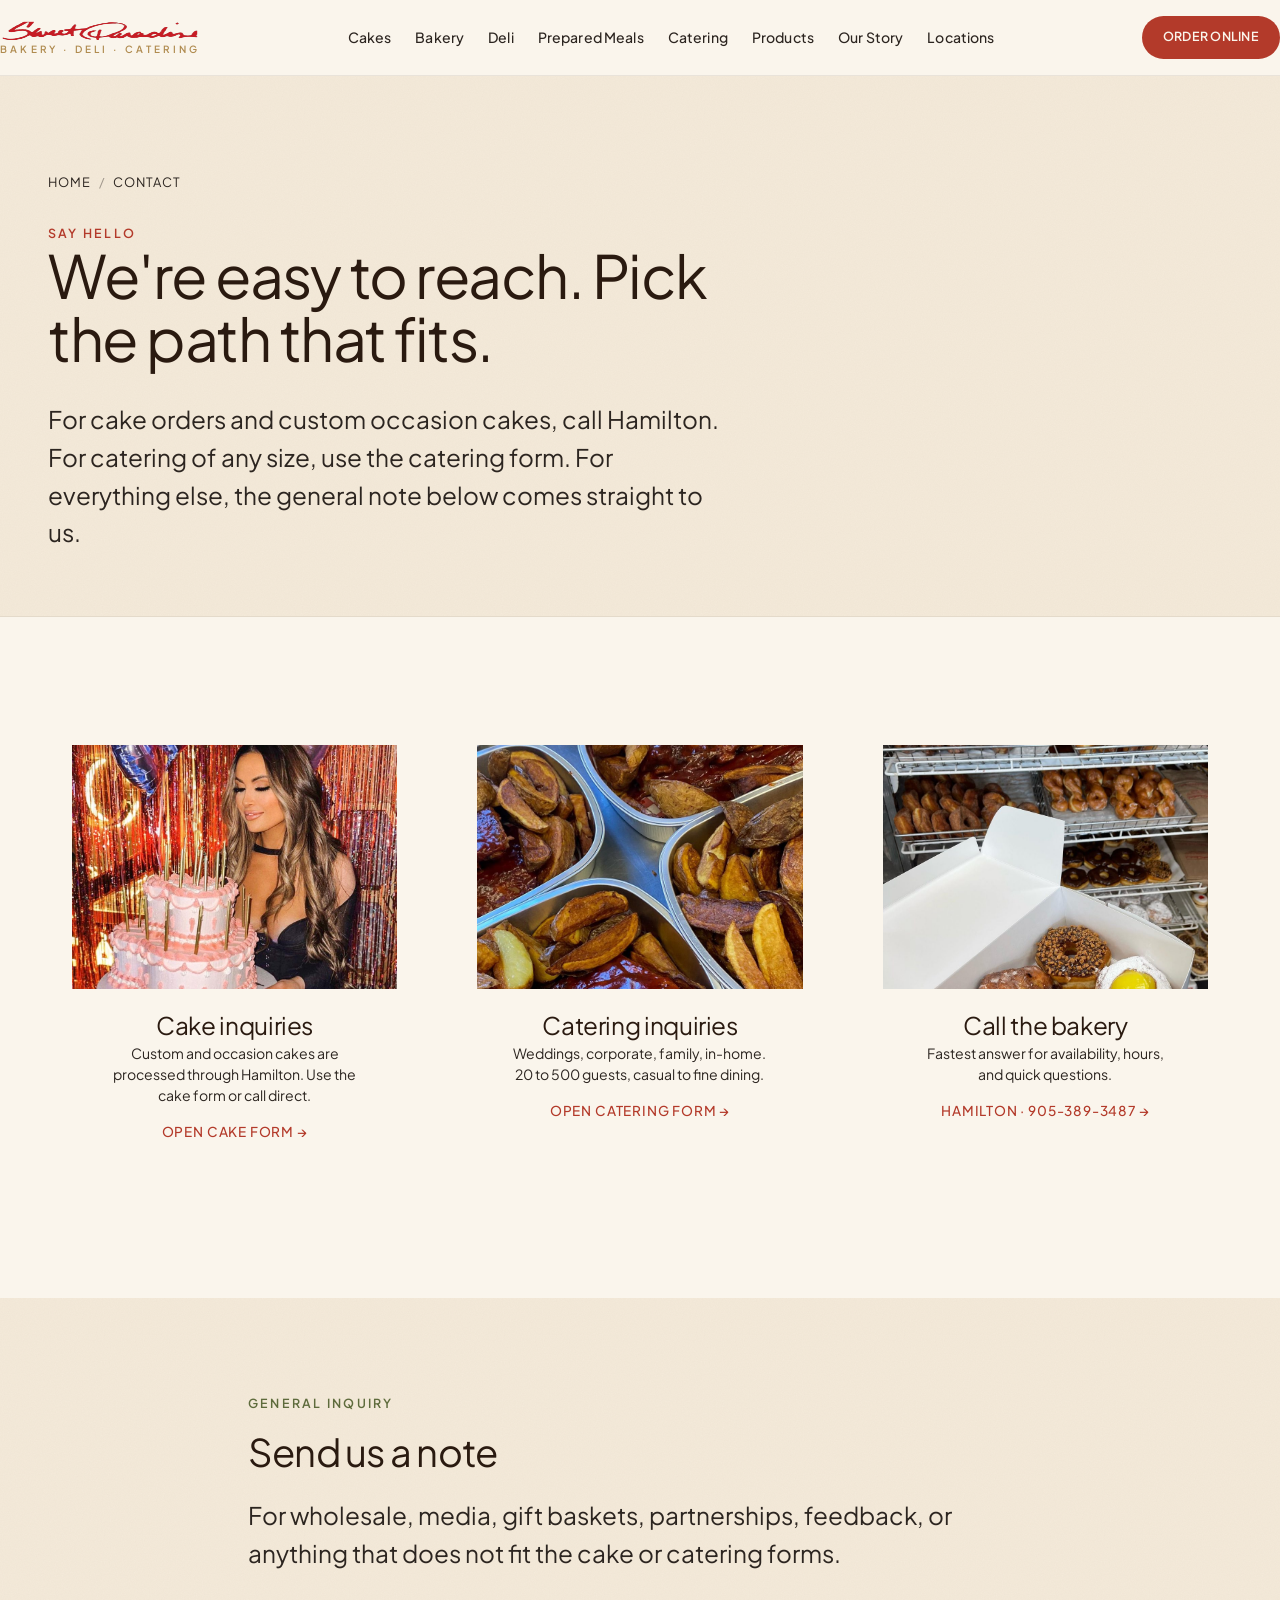
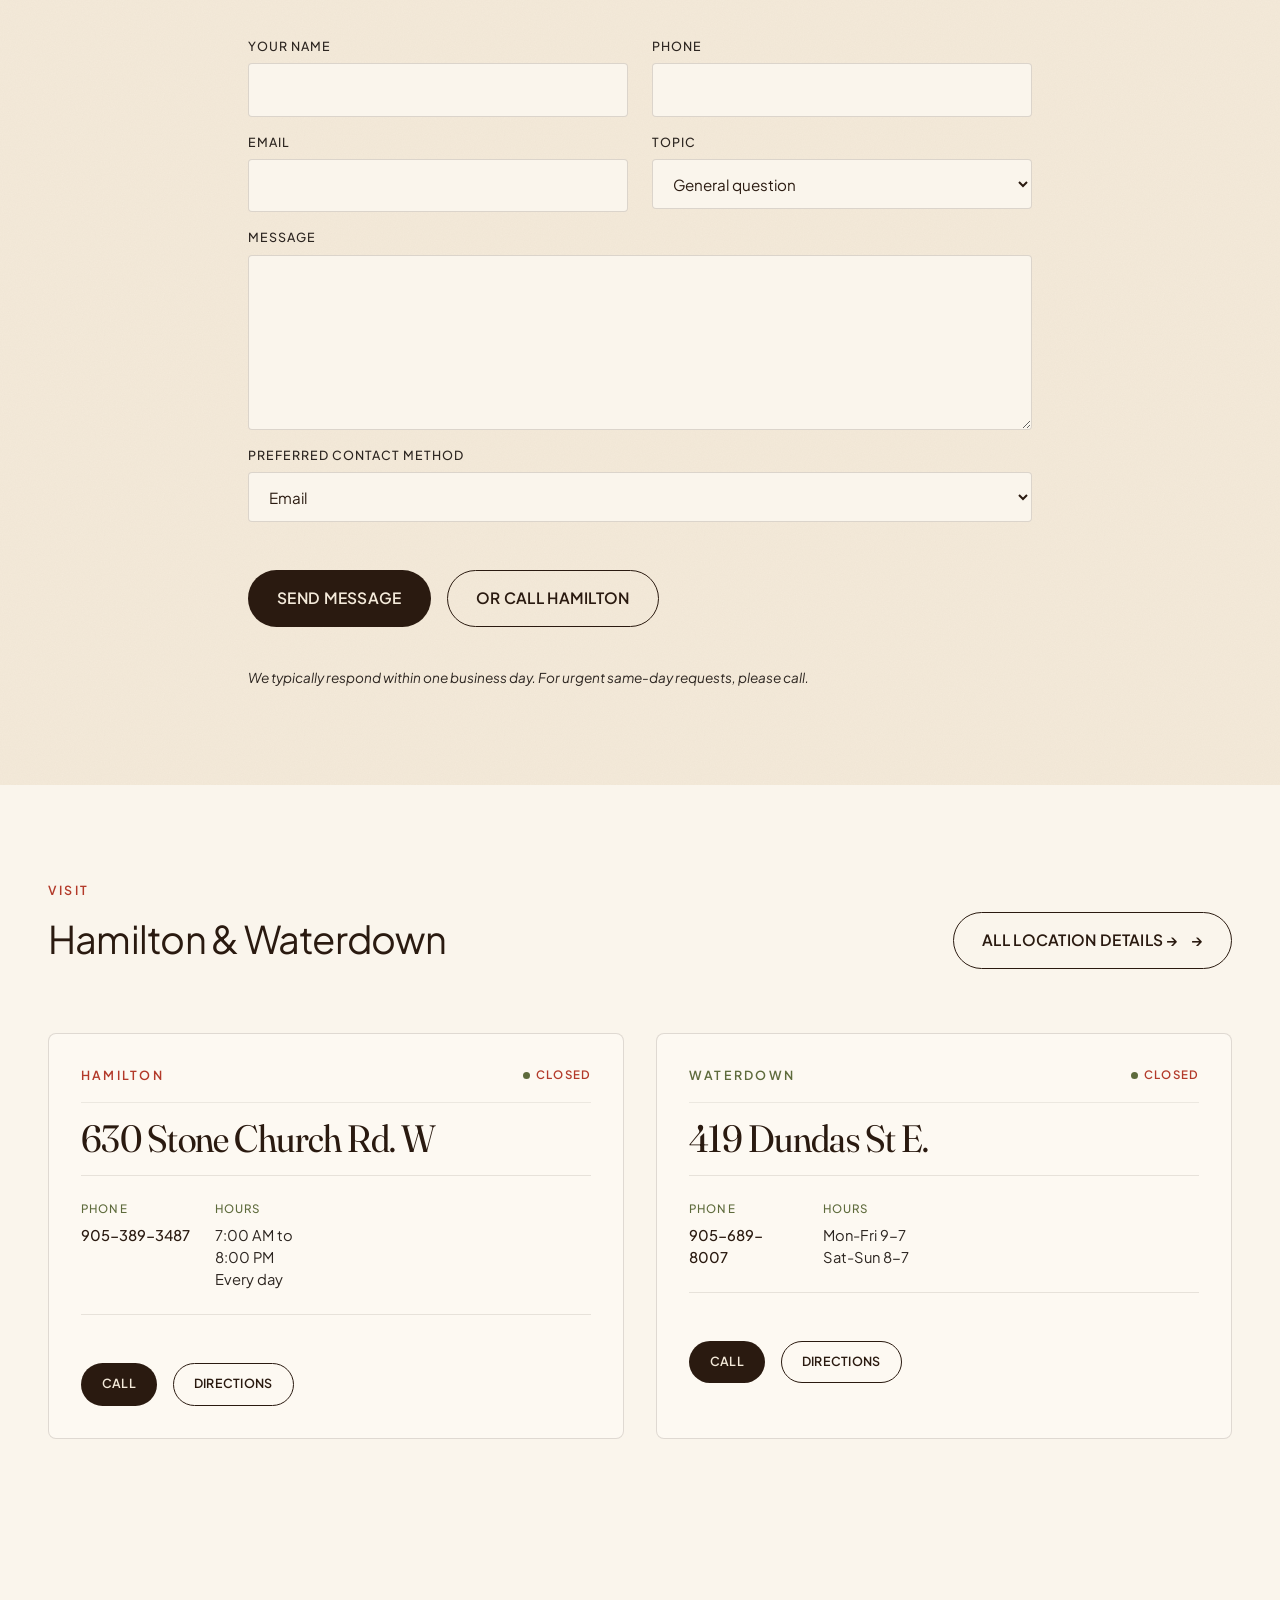
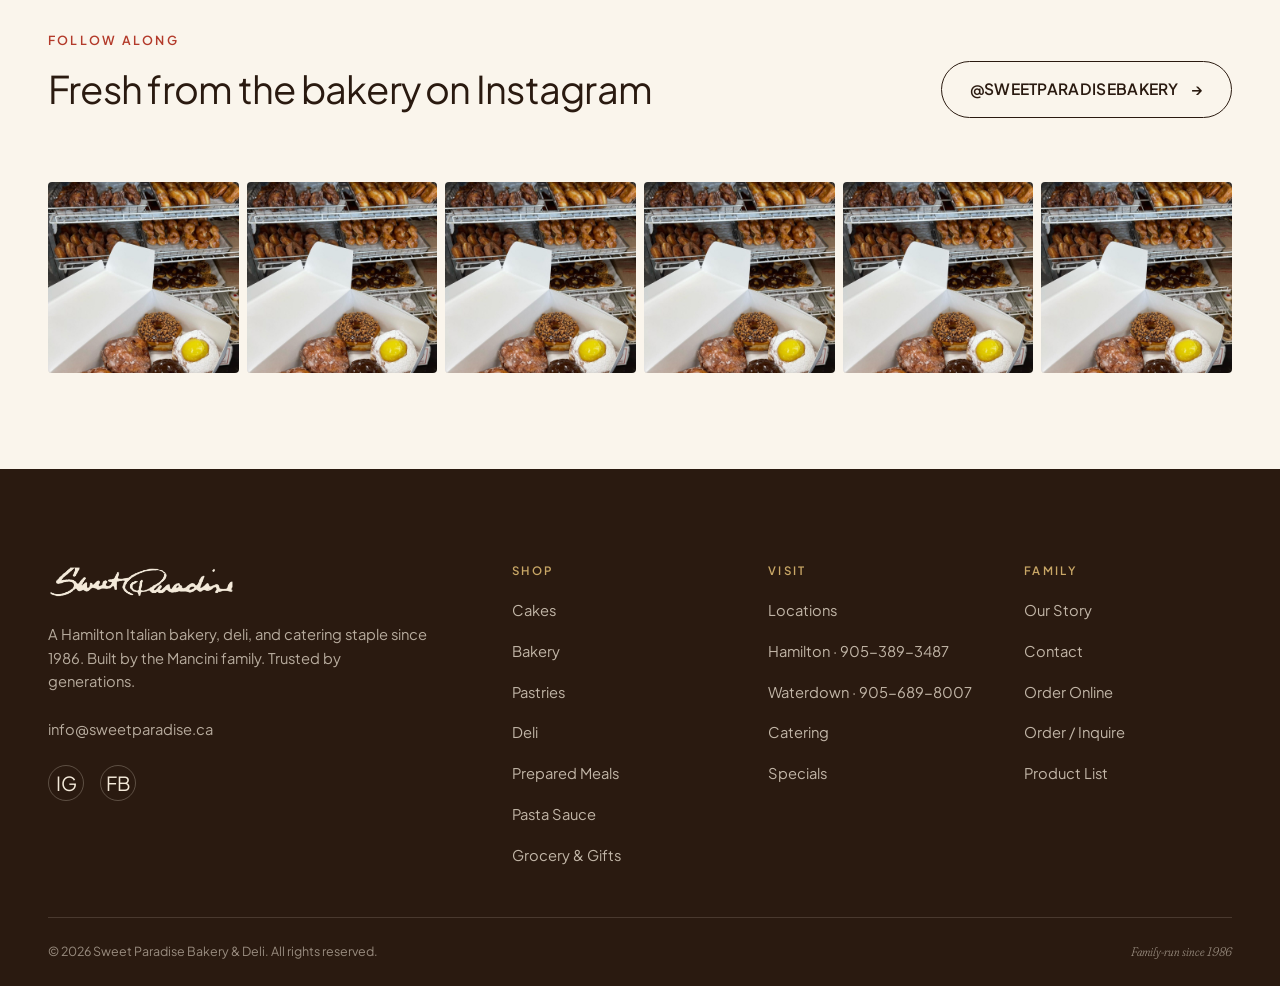
<file: contact.html>
<!doctype html>
<html lang="en">
<head>
<meta charset="utf-8">
<meta name="viewport" content="width=device-width, initial-scale=1">
<title>Contact | Sweet Paradise Bakery & Deli · Hamilton & Waterdown</title>
<meta name="description" content="Get in touch with Sweet Paradise Bakery & Deli. Call Hamilton or Waterdown, send a general inquiry, or jump to our cake and catering forms.">
<link rel="canonical" href="https://www.sweetparadise.ca/contact">
<meta property="og:title" content="Contact Sweet Paradise Bakery & Deli">
<meta property="og:description" content="Call, message, or visit. Sweet Paradise serves Hamilton and Waterdown.">
<meta name="theme-color" content="#2A1A10">
<link rel="icon" type="image/png" href="assets/favicon.png">
<link rel="apple-touch-icon" href="assets/apple-touch-icon.png">

<link rel="preconnect" href="https://fonts.googleapis.com">
<link rel="preconnect" href="https://fonts.gstatic.com" crossorigin>
<link href="https://fonts.googleapis.com/css2?family=Fraunces:ital,opsz,wght,SOFT@0,9..144,300..700,30..100;1,9..144,300..700,30..100&family=Plus+Jakarta+Sans:wght@400;500;600;700&display=swap" rel="stylesheet">
<link rel="stylesheet" href="css/main.css">
</head>
<body class="has-mobile-bar">

<header class="nav">
  <div class="container nav__inner">
    <a href="index.html" class="nav__logo" aria-label="Sweet Paradise home">
      <img src="assets/logo-red.png" alt="Sweet Paradise" class="nav__logo-img">
      <span class="nav__logo-sub">Bakery · Deli · Catering</span>
    </a>
    <nav class="nav__menu" aria-label="Primary">
      <a href="cakes.html">Cakes</a>
      <a href="bakery.html">Bakery</a>
      <a href="deli.html">Deli</a>
      <a href="prepared-meals.html">Prepared Meals</a>
      <a href="catering.html">Catering</a>
      <a href="product-list.html">Products</a>
      <a href="our-story.html">Our Story</a>
      <a href="locations.html">Locations</a>
    </nav>
    <a href="https://order.online/business/SweetParadise-209088" target="_blank" rel="noopener" class="btn btn--tomato btn--sm nav__cta">Order Online</a>
    <button class="nav__toggle" data-drawer-open aria-label="Open menu">
      <span>Menu</span>
      <span class="nav__toggle-icon"><span></span><span></span></span>
    </button>
  </div>
</header>

<aside class="drawer" data-drawer aria-label="Mobile menu">
  <div class="drawer__head">
    <img src="assets/logo-red.png" alt="Sweet Paradise" class="nav__logo-img">
    <button class="drawer__close" data-drawer-close aria-label="Close menu">✕</button>
  </div>
  <nav class="drawer__menu">
    <a href="cakes.html">Cakes</a>
    <a href="bakery.html">Bakery</a>
    <a href="pastries.html">Pastries</a>
    <a href="deli.html">Deli</a>
    <a href="prepared-meals.html">Prepared Meals</a>
    <a href="catering.html">Catering</a>
    <a href="pasta-sauce.html">Pasta Sauce</a>
    <a href="grocery.html">Grocery & Gift Baskets</a>
    <a href="specials.html">Specials</a>
    <a href="product-list.html">Product List</a>
    <a href="our-story.html">Our Story</a>
    <a href="locations.html">Locations</a>
    <a href="contact.html">Contact</a>
    <a href="order.html" class="btn btn--tomato" style="margin-top: var(--space-3);">Order / Inquire</a>
  </nav>
</aside>

<section class="page-head paper-grain">
  <div class="container">
    <nav class="breadcrumb" aria-label="Breadcrumb">
      <a href="index.html">Home</a><span>/</span><span>Contact</span>
    </nav>
    <div class="eyebrow">Say Hello</div>
    <h1>We're easy to reach. Pick the path that fits.</h1>
    <p class="lede">For cake orders and custom occasion cakes, call Hamilton. For catering of any size, use the catering form. For everything else, the general note below comes straight to us.</p>
  </div>
</section>

<!-- ===== QUICK PATHS ===== -->
<section class="section">
  <div class="container">
    <div class="grid grid-3">
      <article class="cat-tile reveal">
        <a href="cakes.html#inquiry">
          <div class="cat-tile__media"><img src="assets/img/celebration-customer.jpg" alt="Cake" onerror="this.onerror=null;this.src='[data-uri]'" loading="lazy"></div>
          <div class="cat-tile__body">
            <h3>Cake inquiries</h3>
            <p>Custom and occasion cakes are processed through Hamilton. Use the cake form or call direct.</p>
            <span class="link">Open cake form →</span>
          </div>
        </a>
      </article>
      <article class="cat-tile reveal">
        <a href="catering.html#inquiry">
          <div class="cat-tile__media"><img src="assets/img/catering-roast.jpg" alt="Catering" onerror="this.onerror=null;this.src='[data-uri]'" loading="lazy"></div>
          <div class="cat-tile__body">
            <h3>Catering inquiries</h3>
            <p>Weddings, corporate, family, in-home. 20 to 500 guests, casual to fine dining.</p>
            <span class="link">Open catering form →</span>
          </div>
        </a>
      </article>
      <article class="cat-tile reveal">
        <a href="tel:9053893487">
          <div class="cat-tile__media"><img src="assets/img/bakery-case.jpg" alt="Bakery counter" onerror="this.onerror=null;this.src='[data-uri]'" loading="lazy"></div>
          <div class="cat-tile__body">
            <h3>Call the bakery</h3>
            <p>Fastest answer for availability, hours, and quick questions.</p>
            <span class="link">Hamilton · 905-389-3487 →</span>
          </div>
        </a>
      </article>
    </div>
  </div>
</section>

<!-- ===== GENERAL FORM ===== -->
<section class="section section--cream paper-grain">
  <div class="container container--narrow">
    <div class="section-head">
      <div class="section-head__title">
        <div class="eyebrow eyebrow--olive">General Inquiry</div>
        <h2 style="margin-top: var(--space-2);">Send us a note</h2>
        <p class="lede" style="margin-top: var(--space-3);">For wholesale, media, gift baskets, partnerships, feedback, or anything that does not fit the cake or catering forms.</p>
      </div>
    </div>

    <form class="form" name="contact" method="POST" data-netlify="true">
      <div class="form__row">
        <div class="form__field">
          <label for="c-name">Your name</label>
          <input id="c-name" name="name" type="text" required>
        </div>
        <div class="form__field">
          <label for="c-phone">Phone</label>
          <input id="c-phone" name="phone" type="tel">
        </div>
      </div>
      <div class="form__row">
        <div class="form__field">
          <label for="c-email">Email</label>
          <input id="c-email" name="email" type="email" required>
        </div>
        <div class="form__field">
          <label for="c-topic">Topic</label>
          <select id="c-topic" name="topic">
            <option>General question</option>
            <option>Gift basket</option>
            <option>Wholesale</option>
            <option>Media or partnership</option>
            <option>Feedback</option>
            <option>Other</option>
          </select>
        </div>
      </div>
      <div class="form__field">
        <label for="c-message">Message</label>
        <textarea id="c-message" name="message" rows="6" required></textarea>
      </div>
      <div class="form__field">
        <label for="c-contact">Preferred contact method</label>
        <select id="c-contact" name="preferred">
          <option>Email</option>
          <option>Phone call</option>
          <option>Text</option>
        </select>
      </div>
      <div class="cta-row">
        <button type="submit" class="btn btn--primary">Send Message</button>
        <a href="tel:9053893487" class="btn btn--ghost">Or call Hamilton</a>
      </div>
      <p class="form__note">We typically respond within one business day. For urgent same-day requests, please call.</p>
    </form>
  </div>
</section>

<!-- ===== LOCATIONS QUICK ===== -->
<section class="section">
  <div class="container">
    <div class="section-head">
      <div class="section-head__title">
        <div class="eyebrow">Visit</div>
        <h2 style="margin-top: var(--space-2);">Hamilton & Waterdown</h2>
      </div>
      <a href="locations.html" class="btn btn--ghost btn-icon">All location details →</a>
    </div>
    <div class="grid grid-2">
      <article class="loc-card reveal">
        <div class="loc-card__head">
          <div class="eyebrow eyebrow--tomato">Hamilton</div>
          <span data-status="hamilton" class="loc-card__status">Checking...</span>
        </div>
        <h3>630 Stone Church Rd. W</h3>
        <div class="loc-card__row">
          <div class="loc-card__cell"><strong>Phone</strong><a href="tel:9053893487">905-389-3487</a></div>
          <div class="loc-card__cell"><strong>Hours</strong>7:00 AM to 8:00 PM<br>Every day</div>
        </div>
        <div class="cta-row">
          <a href="tel:9053893487" class="btn btn--primary btn--sm">Call</a>
          <a href="https://www.google.com/maps/dir/?api=1&destination=630+Stone+Church+Rd+W+Hamilton+ON" target="_blank" rel="noopener" class="btn btn--ghost btn--sm">Directions</a>
        </div>
      </article>
      <article class="loc-card reveal">
        <div class="loc-card__head">
          <div class="eyebrow eyebrow--olive">Waterdown</div>
          <span data-status="waterdown" class="loc-card__status">Checking...</span>
        </div>
        <h3>419 Dundas St E.</h3>
        <div class="loc-card__row">
          <div class="loc-card__cell"><strong>Phone</strong><a href="tel:9056898007">905-689-8007</a></div>
          <div class="loc-card__cell"><strong>Hours</strong>Mon-Fri 9-7<br>Sat-Sun 8-7</div>
        </div>
        <div class="cta-row">
          <a href="tel:9056898007" class="btn btn--primary btn--sm">Call</a>
          <a href="https://www.google.com/maps/dir/?api=1&destination=419+Dundas+St+E+Waterdown+ON" target="_blank" rel="noopener" class="btn btn--ghost btn--sm">Directions</a>
        </div>
      </article>
    </div>
  </div>
</section>

<!-- ===== SOCIAL ===== -->
<section class="section">
  <div class="container">
    <div class="section-head">
      <div class="section-head__title">
        <div class="eyebrow">Follow Along</div>
        <h2 style="margin-top: var(--space-2);">Fresh from the bakery on Instagram</h2>
      </div>
      <a href="https://www.instagram.com/sweetparadisebakery/" target="_blank" rel="noopener" class="btn btn--ghost btn-icon">@sweetparadisebakery</a>
    </div>
    <div class="ig-grid">
      <a href="https://www.instagram.com/sweetparadisebakery/" target="_blank" rel="noopener" class="ig-tile"><img src="assets/img/bakery-case.jpg" alt="" onerror="this.onerror=null;this.src='[data-uri]'" loading="lazy"></a>
      <a href="https://www.instagram.com/sweetparadisebakery/" target="_blank" rel="noopener" class="ig-tile"><img src="assets/img/bakery-case.jpg" alt="" onerror="this.onerror=null;this.src='[data-uri]'" loading="lazy"></a>
      <a href="https://www.instagram.com/sweetparadisebakery/" target="_blank" rel="noopener" class="ig-tile"><img src="assets/img/bakery-case.jpg" alt="" onerror="this.onerror=null;this.src='[data-uri]'" loading="lazy"></a>
      <a href="https://www.instagram.com/sweetparadisebakery/" target="_blank" rel="noopener" class="ig-tile"><img src="assets/img/bakery-case.jpg" alt="" onerror="this.onerror=null;this.src='[data-uri]'" loading="lazy"></a>
      <a href="https://www.instagram.com/sweetparadisebakery/" target="_blank" rel="noopener" class="ig-tile"><img src="assets/img/bakery-case.jpg" alt="" onerror="this.onerror=null;this.src='[data-uri]'" loading="lazy"></a>
      <a href="https://www.instagram.com/sweetparadisebakery/" target="_blank" rel="noopener" class="ig-tile"><img src="assets/img/bakery-case.jpg" alt="" onerror="this.onerror=null;this.src='[data-uri]'" loading="lazy"></a>
    </div>
  </div>
</section>

<footer class="footer">
  <div class="container">
    <div class="footer__grid">
      <div class="footer__brand">
        <img src="assets/logo-cream.png" alt="Sweet Paradise" class="footer__logo-img">
        <p>A Hamilton Italian bakery, deli, and catering staple since 1986. Built by the Mancini family. Trusted by generations.</p>
        <p style="margin-top:var(--space-3);"><a href="mailto:info@sweetparadise.ca" style="color:inherit;">info@sweetparadise.ca</a></p>
        <div class="footer__social">
          <a href="https://www.instagram.com/sweetparadisebakery/" target="_blank" rel="noopener" aria-label="Instagram">IG</a>
          <a href="https://www.facebook.com/sweetparadisebakerydeli/" target="_blank" rel="noopener" aria-label="Facebook">FB</a>
        </div>
      </div>
      <div class="footer__col"><h5>Shop</h5><ul><li><a href="cakes.html">Cakes</a></li><li><a href="bakery.html">Bakery</a></li><li><a href="pastries.html">Pastries</a></li><li><a href="deli.html">Deli</a></li><li><a href="prepared-meals.html">Prepared Meals</a></li><li><a href="pasta-sauce.html">Pasta Sauce</a></li><li><a href="grocery.html">Grocery & Gifts</a></li></ul></div>
      <div class="footer__col"><h5>Visit</h5><ul><li><a href="locations.html">Locations</a></li><li><a href="tel:9053893487">Hamilton · 905-389-3487</a></li><li><a href="tel:9056898007">Waterdown · 905-689-8007</a></li><li><a href="catering.html">Catering</a></li><li><a href="specials.html">Specials</a></li></ul></div>
      <div class="footer__col"><h5>Family</h5><ul><li><a href="our-story.html">Our Story</a></li><li><a href="contact.html">Contact</a></li><li><a href="https://order.online/business/SweetParadise-209088" target="_blank" rel="noopener">Order Online</a></li>
          <li><a href="order.html">Order / Inquire</a></li><li><a href="product-list.html">Product List</a></li></ul></div>
    </div>
    <div class="footer__legal">
      <span>&copy; 2026 Sweet Paradise Bakery & Deli. All rights reserved.</span>
      <span class="italic script">Family-run since 1986</span>
    </div>
  </div>
</footer>

<nav class="mobile-bar" aria-label="Quick actions">
  <a href="tel:9053893487"><span>Hamilton</span><span style="font-size: 0.55rem; opacity: 0.7;">Call</span></a>
  <a href="tel:9056898007"><span>Waterdown</span><span style="font-size: 0.55rem; opacity: 0.7;">Call</span></a>
  <a href="https://order.online/business/SweetParadise-209088" target="_blank" rel="noopener" class="is-accent"><span>Order</span><span style="font-size: 0.55rem; opacity: 0.85;">Online</span></a>
  <a href="cakes.html"><span>Cakes</span><span style="font-size: 0.55rem; opacity: 0.7;">Order</span></a>
</nav>

<script src="js/main.js"></script>
</body>
</html>
</file>
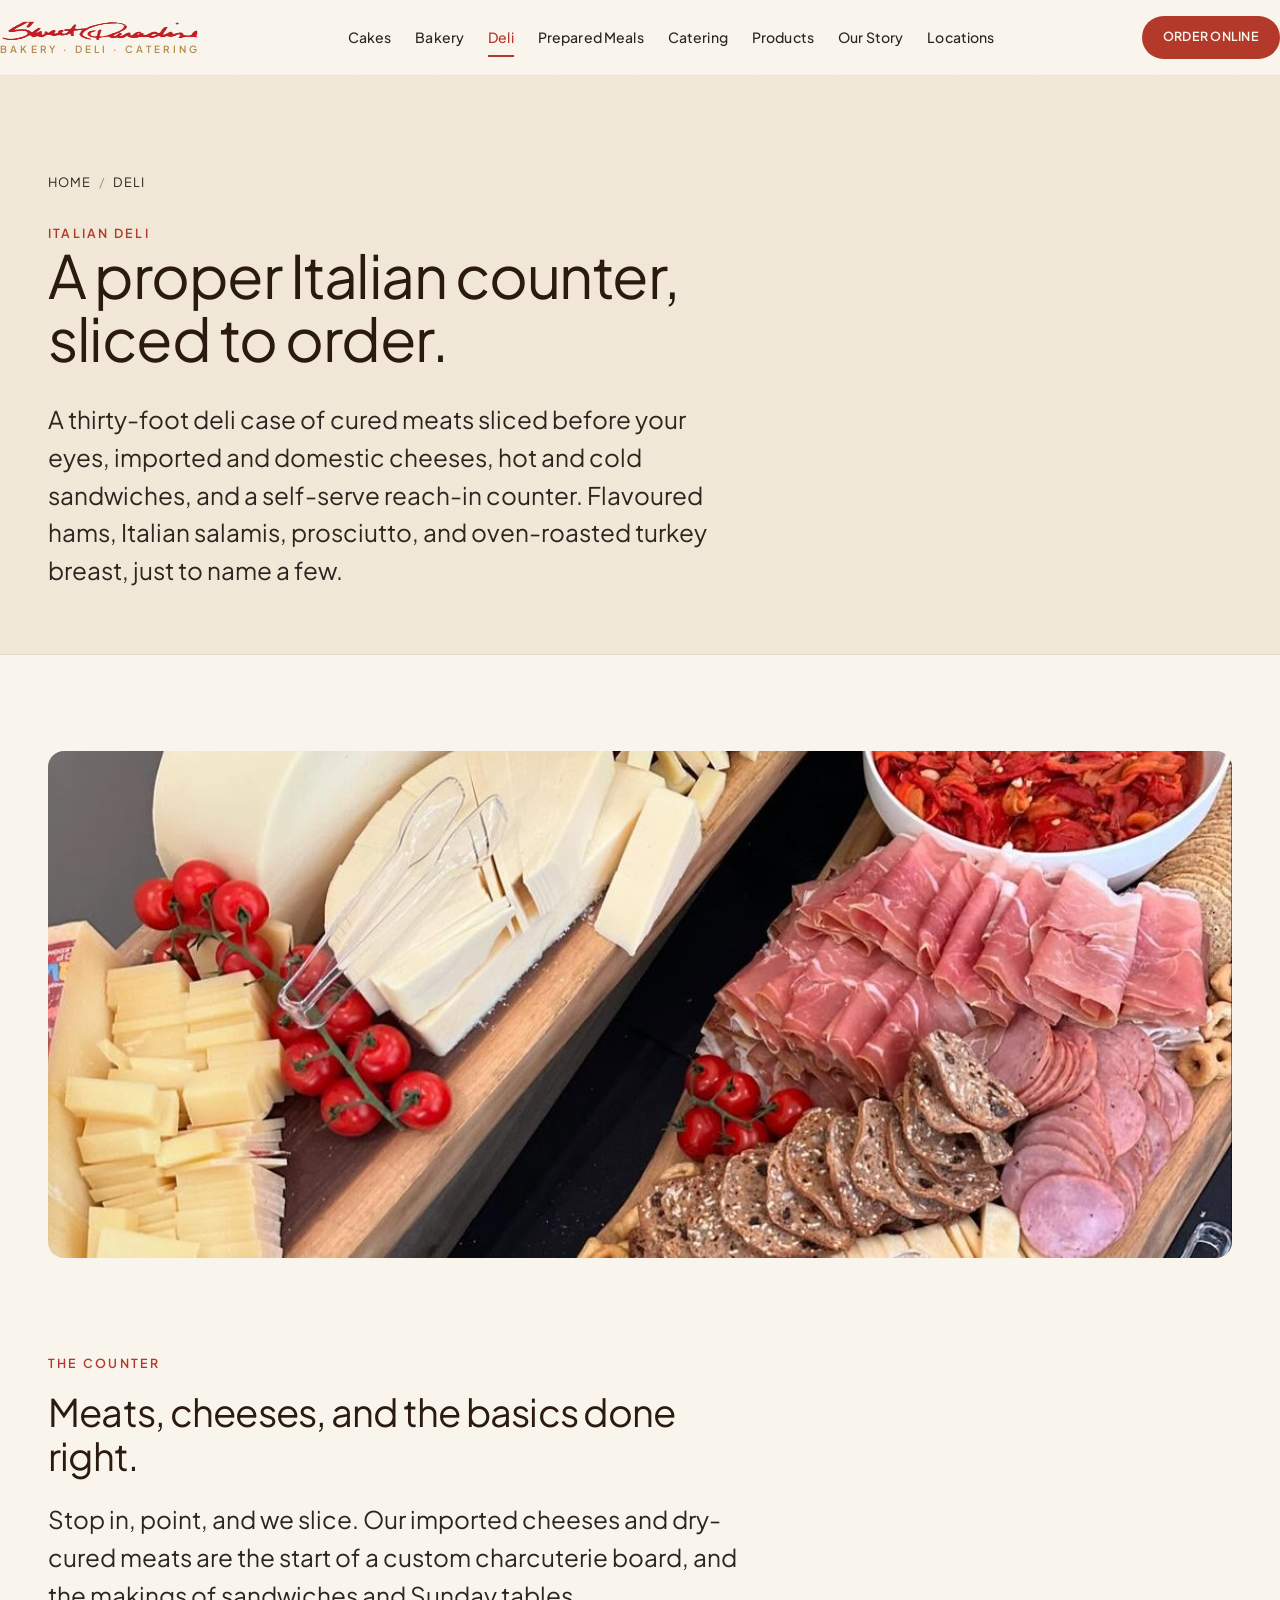
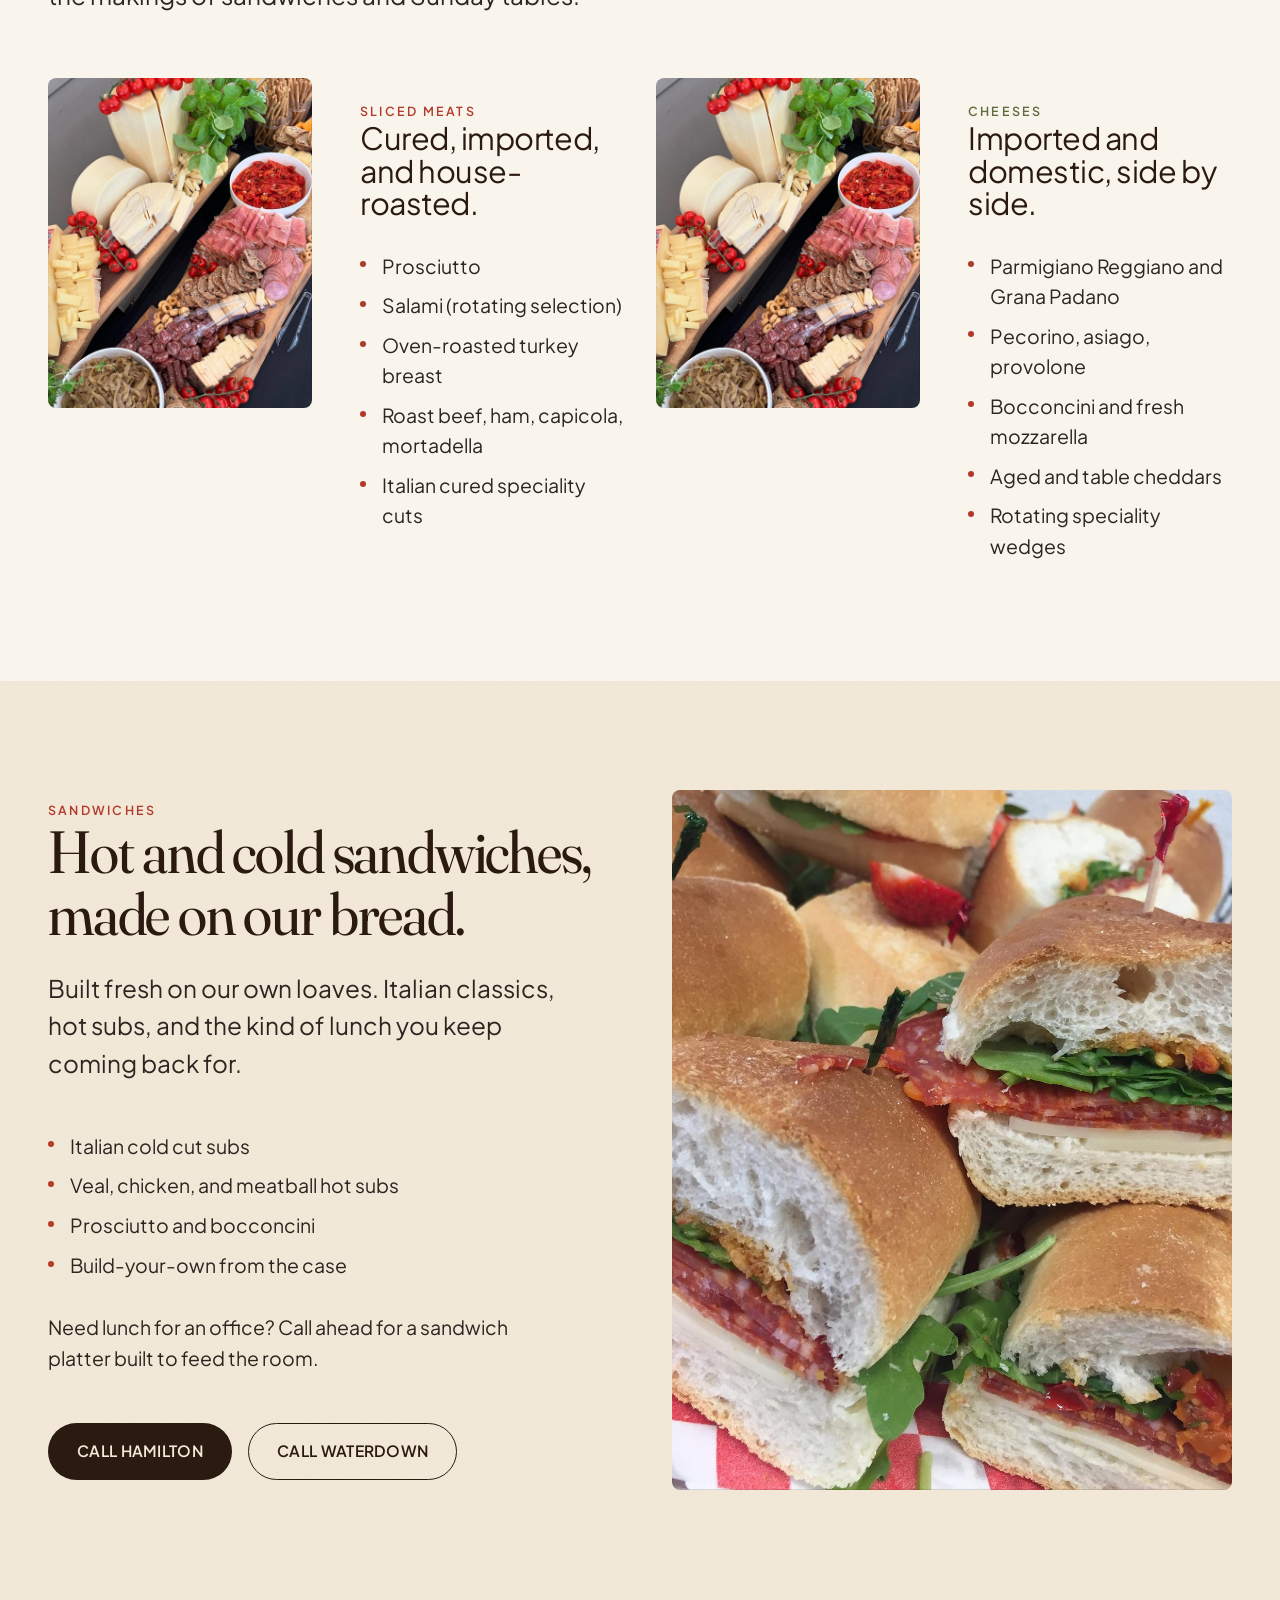
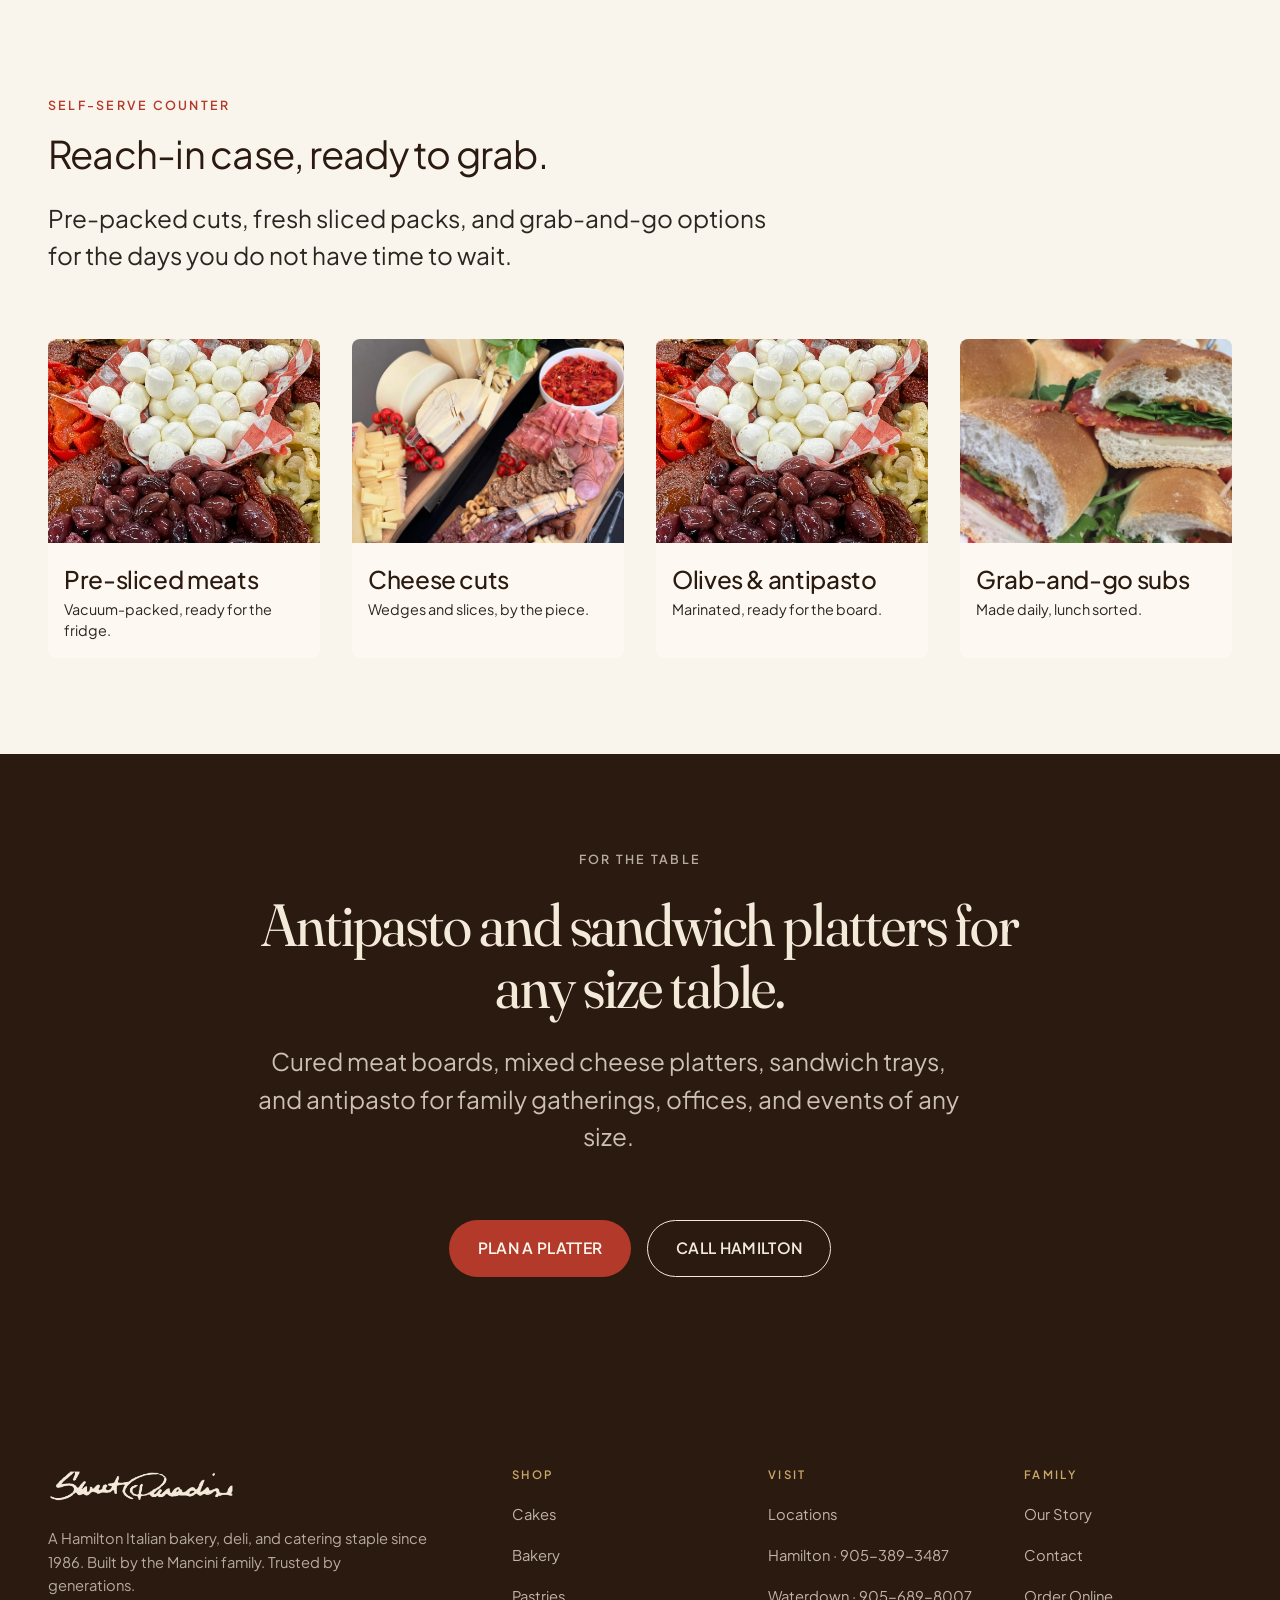
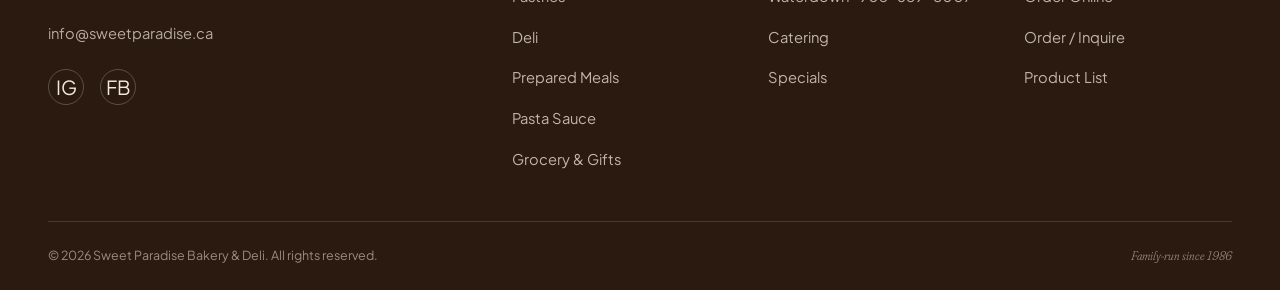
<file: deli.html>
<!doctype html>
<html lang="en">
<head>
<meta charset="utf-8">
<meta name="viewport" content="width=device-width, initial-scale=1">
<title>Deli | Italian Meats, Cheeses & Sandwiches · Sweet Paradise Bakery & Deli</title>
<meta name="description" content="The Sweet Paradise Italian deli counter in Hamilton and Waterdown. Sliced meats, salami, prosciutto, oven-roasted turkey, imported and domestic cheeses, hot and cold sandwiches.">
<link rel="canonical" href="https://www.sweetparadise.ca/deli">
<meta property="og:title" content="Italian Deli | Sweet Paradise Bakery & Deli">
<meta property="og:description" content="A proper Italian counter. Sliced meats, cheeses, sandwiches, hot and cold.">
<meta name="theme-color" content="#2A1A10">
<link rel="icon" type="image/png" href="assets/favicon.png">
<link rel="apple-touch-icon" href="assets/apple-touch-icon.png">

<link rel="preconnect" href="https://fonts.googleapis.com">
<link rel="preconnect" href="https://fonts.gstatic.com" crossorigin>
<link href="https://fonts.googleapis.com/css2?family=Fraunces:ital,opsz,wght,SOFT@0,9..144,300..700,30..100;1,9..144,300..700,30..100&family=Plus+Jakarta+Sans:wght@400;500;600;700&display=swap" rel="stylesheet">
<link rel="stylesheet" href="css/main.css">
</head>
<body class="has-mobile-bar">

<header class="nav">
  <div class="container nav__inner">
    <a href="index.html" class="nav__logo" aria-label="Sweet Paradise home">
      <img src="assets/logo-red.png" alt="Sweet Paradise" class="nav__logo-img">
      <span class="nav__logo-sub">Bakery · Deli · Catering</span>
    </a>
    <nav class="nav__menu" aria-label="Primary">
      <a href="cakes.html">Cakes</a>
      <a href="bakery.html">Bakery</a>
      <a href="deli.html" class="is-active">Deli</a>
      <a href="prepared-meals.html">Prepared Meals</a>
      <a href="catering.html">Catering</a>
      <a href="product-list.html">Products</a>
      <a href="our-story.html">Our Story</a>
      <a href="locations.html">Locations</a>
    </nav>
    <a href="https://order.online/business/SweetParadise-209088" target="_blank" rel="noopener" class="btn btn--tomato btn--sm nav__cta">Order Online</a>
    <button class="nav__toggle" data-drawer-open aria-label="Open menu">
      <span>Menu</span>
      <span class="nav__toggle-icon"><span></span><span></span></span>
    </button>
  </div>
</header>

<aside class="drawer" data-drawer aria-label="Mobile menu">
  <div class="drawer__head">
    <img src="assets/logo-red.png" alt="Sweet Paradise" class="nav__logo-img">
    <button class="drawer__close" data-drawer-close aria-label="Close menu">✕</button>
  </div>
  <nav class="drawer__menu">
    <a href="cakes.html">Cakes</a>
    <a href="bakery.html">Bakery</a>
    <a href="pastries.html">Pastries</a>
    <a href="deli.html">Deli</a>
    <a href="prepared-meals.html">Prepared Meals</a>
    <a href="catering.html">Catering</a>
    <a href="pasta-sauce.html">Pasta Sauce</a>
    <a href="grocery.html">Grocery & Gift Baskets</a>
    <a href="specials.html">Specials</a>
    <a href="product-list.html">Product List</a>
    <a href="our-story.html">Our Story</a>
    <a href="locations.html">Locations</a>
    <a href="contact.html">Contact</a>
    <a href="order.html" class="btn btn--tomato" style="margin-top: var(--space-3);">Order / Inquire</a>
  </nav>
</aside>

<section class="page-head paper-grain">
  <div class="container">
    <nav class="breadcrumb" aria-label="Breadcrumb">
      <a href="index.html">Home</a><span>/</span><span>Deli</span>
    </nav>
    <div class="eyebrow">Italian Deli</div>
    <h1>A proper Italian counter, sliced to order.</h1>
    <p class="lede">A thirty-foot deli case of cured meats sliced before your eyes, imported and domestic cheeses, hot and cold sandwiches, and a self-serve reach-in counter. Flavoured hams, Italian salamis, prosciutto, and oven-roasted turkey breast, just to name a few.</p>
  </div>
</section>

<!-- ===== HERO IMAGE ===== -->
<section class="section section--no-bottom">
  <div class="container">
    <div class="full-image reveal">
      <img src="assets/img/charcuterie-board.jpg" alt="Italian deli counter" onerror="this.onerror=null;this.src='[data-uri]'" loading="lazy">
    </div>
  </div>
</section>

<!-- ===== COUNTER ===== -->
<section class="section">
  <div class="container">
    <div class="section-head">
      <div class="section-head__title">
        <div class="eyebrow eyebrow--tomato">The Counter</div>
        <h2 style="margin-top: var(--space-2);">Meats, cheeses, and the basics done right.</h2>
        <p class="lede" style="margin-top: var(--space-3);">Stop in, point, and we slice. Our imported cheeses and dry-cured meats are the start of a custom charcuterie board, and the makings of sandwiches and Sunday tables.</p>
      </div>
    </div>

    <div class="grid grid-2">
      <article class="feature feature--inline reveal">
        <div class="feature__media">
          <img src="assets/img/charcuterie-board.jpg" alt="Sliced cured meats" onerror="this.onerror=null;this.src='[data-uri]'" loading="lazy">
        </div>
        <div class="feature__body">
          <div class="eyebrow">Sliced Meats</div>
          <h3>Cured, imported, and house-roasted.</h3>
          <ul class="bullet-list" style="margin-top: var(--space-4);">
            <li>Prosciutto</li>
            <li>Salami (rotating selection)</li>
            <li>Oven-roasted turkey breast</li>
            <li>Roast beef, ham, capicola, mortadella</li>
            <li>Italian cured speciality cuts</li>
          </ul>
        </div>
      </article>

      <article class="feature feature--inline reveal">
        <div class="feature__media">
          <img src="assets/img/charcuterie-board.jpg" alt="Italian cheeses" onerror="this.onerror=null;this.src='[data-uri]'" loading="lazy">
        </div>
        <div class="feature__body">
          <div class="eyebrow eyebrow--olive">Cheeses</div>
          <h3>Imported and domestic, side by side.</h3>
          <ul class="bullet-list" style="margin-top: var(--space-4);">
            <li>Parmigiano Reggiano and Grana Padano</li>
            <li>Pecorino, asiago, provolone</li>
            <li>Bocconcini and fresh mozzarella</li>
            <li>Aged and table cheddars</li>
            <li>Rotating speciality wedges</li>
          </ul>
        </div>
      </article>
    </div>
  </div>
</section>

<!-- ===== SANDWICHES ===== -->
<section class="section section--cream paper-grain">
  <div class="container">
    <article class="feature feature--reverse reveal">
      <div class="feature__media">
        <img src="assets/img/italian-sub.jpg" alt="Italian sandwich" onerror="this.onerror=null;this.src='[data-uri]'" loading="lazy">
      </div>
      <div class="feature__body">
        <div class="eyebrow eyebrow--tomato">Sandwiches</div>
        <h2>Hot and cold sandwiches, made on our bread.</h2>
        <p class="lede">Built fresh on our own loaves. Italian classics, hot subs, and the kind of lunch you keep coming back for.</p>
        <ul class="bullet-list" style="margin-top: var(--space-5);">
          <li>Italian cold cut subs</li>
          <li>Veal, chicken, and meatball hot subs</li>
          <li>Prosciutto and bocconcini</li>
          <li>Build-your-own from the case</li>
        </ul>
        <p style="margin-top: var(--space-4); color: var(--color-text-soft);">Need lunch for an office? Call ahead for a sandwich platter built to feed the room.</p>
        <div class="cta-row" style="margin-top: var(--space-5);">
          <a href="tel:9053893487" class="btn btn--primary">Call Hamilton</a>
          <a href="tel:9056898007" class="btn btn--ghost">Call Waterdown</a>
        </div>
      </div>
    </article>
  </div>
</section>

<!-- ===== READY TO GO ===== -->
<section class="section">
  <div class="container">
    <div class="section-head">
      <div class="section-head__title">
        <div class="eyebrow">Self-Serve Counter</div>
        <h2 style="margin-top: var(--space-2);">Reach-in case, ready to grab.</h2>
        <p class="lede" style="margin-top: var(--space-3);">Pre-packed cuts, fresh sliced packs, and grab-and-go options for the days you do not have time to wait.</p>
      </div>
    </div>
    <div class="grid grid-4">
      <article class="product-card reveal"><div class="product-card__media"><img src="assets/img/antipasto-platter.jpg" alt="" onerror="this.onerror=null;this.src='[data-uri]'" loading="lazy"></div><div class="product-card__body"><h4>Pre-sliced meats</h4><p>Vacuum-packed, ready for the fridge.</p></div></article>
      <article class="product-card reveal"><div class="product-card__media"><img src="assets/img/charcuterie-board.jpg" alt="" onerror="this.onerror=null;this.src='[data-uri]'" loading="lazy"></div><div class="product-card__body"><h4>Cheese cuts</h4><p>Wedges and slices, by the piece.</p></div></article>
      <article class="product-card reveal"><div class="product-card__media"><img src="assets/img/antipasto-platter.jpg" alt="" onerror="this.onerror=null;this.src='[data-uri]'" loading="lazy"></div><div class="product-card__body"><h4>Olives & antipasto</h4><p>Marinated, ready for the board.</p></div></article>
      <article class="product-card reveal"><div class="product-card__media"><img src="assets/img/italian-sub.jpg" alt="" onerror="this.onerror=null;this.src='[data-uri]'" loading="lazy"></div><div class="product-card__body"><h4>Grab-and-go subs</h4><p>Made daily, lunch sorted.</p></div></article>
    </div>
  </div>
</section>

<!-- ===== PLATTER CTA ===== -->
<section class="section section--espresso paper-grain">
  <div class="container container--narrow" style="text-align: center;">
    <div class="eyebrow eyebrow--cream">For the Table</div>
    <h2 style="color: var(--color-cream); margin-top: var(--space-3);">Antipasto and sandwich platters for any size table.</h2>
    <p class="lede" style="color: rgba(244,234,218,0.8); margin-top: var(--space-3);">Cured meat boards, mixed cheese platters, sandwich trays, and antipasto for family gatherings, offices, and events of any size.</p>
    <div class="cta-row cta-row--center" style="margin-top: var(--space-6);">
      <a href="catering.html" class="btn btn--tomato">Plan a Platter</a>
      <a href="tel:9053893487" class="btn btn--ghost-cream">Call Hamilton</a>
    </div>
  </div>
</section>

<footer class="footer">
  <div class="container">
    <div class="footer__grid">
      <div class="footer__brand">
        <img src="assets/logo-cream.png" alt="Sweet Paradise" class="footer__logo-img">
        <p>A Hamilton Italian bakery, deli, and catering staple since 1986. Built by the Mancini family. Trusted by generations.</p>
        <p style="margin-top:var(--space-3);"><a href="mailto:info@sweetparadise.ca" style="color:inherit;">info@sweetparadise.ca</a></p>
        <div class="footer__social">
          <a href="https://www.instagram.com/sweetparadisebakery/" target="_blank" rel="noopener" aria-label="Instagram">IG</a>
          <a href="https://www.facebook.com/sweetparadisebakerydeli/" target="_blank" rel="noopener" aria-label="Facebook">FB</a>
        </div>
      </div>
      <div class="footer__col"><h5>Shop</h5><ul><li><a href="cakes.html">Cakes</a></li><li><a href="bakery.html">Bakery</a></li><li><a href="pastries.html">Pastries</a></li><li><a href="deli.html">Deli</a></li><li><a href="prepared-meals.html">Prepared Meals</a></li><li><a href="pasta-sauce.html">Pasta Sauce</a></li><li><a href="grocery.html">Grocery & Gifts</a></li></ul></div>
      <div class="footer__col"><h5>Visit</h5><ul><li><a href="locations.html">Locations</a></li><li><a href="tel:9053893487">Hamilton · 905-389-3487</a></li><li><a href="tel:9056898007">Waterdown · 905-689-8007</a></li><li><a href="catering.html">Catering</a></li><li><a href="specials.html">Specials</a></li></ul></div>
      <div class="footer__col"><h5>Family</h5><ul><li><a href="our-story.html">Our Story</a></li><li><a href="contact.html">Contact</a></li><li><a href="https://order.online/business/SweetParadise-209088" target="_blank" rel="noopener">Order Online</a></li>
          <li><a href="order.html">Order / Inquire</a></li><li><a href="product-list.html">Product List</a></li></ul></div>
    </div>
    <div class="footer__legal">
      <span>&copy; 2026 Sweet Paradise Bakery & Deli. All rights reserved.</span>
      <span class="italic script">Family-run since 1986</span>
    </div>
  </div>
</footer>

<nav class="mobile-bar" aria-label="Quick actions">
  <a href="tel:9053893487"><span>Hamilton</span><span style="font-size: 0.55rem; opacity: 0.7;">Call</span></a>
  <a href="tel:9056898007"><span>Waterdown</span><span style="font-size: 0.55rem; opacity: 0.7;">Call</span></a>
  <a href="https://order.online/business/SweetParadise-209088" target="_blank" rel="noopener" class="is-accent"><span>Order</span><span style="font-size: 0.55rem; opacity: 0.85;">Online</span></a>
  <a href="cakes.html"><span>Cakes</span><span style="font-size: 0.55rem; opacity: 0.7;">Order</span></a>
</nav>

<script src="js/main.js"></script>
</body>
</html>
</file>
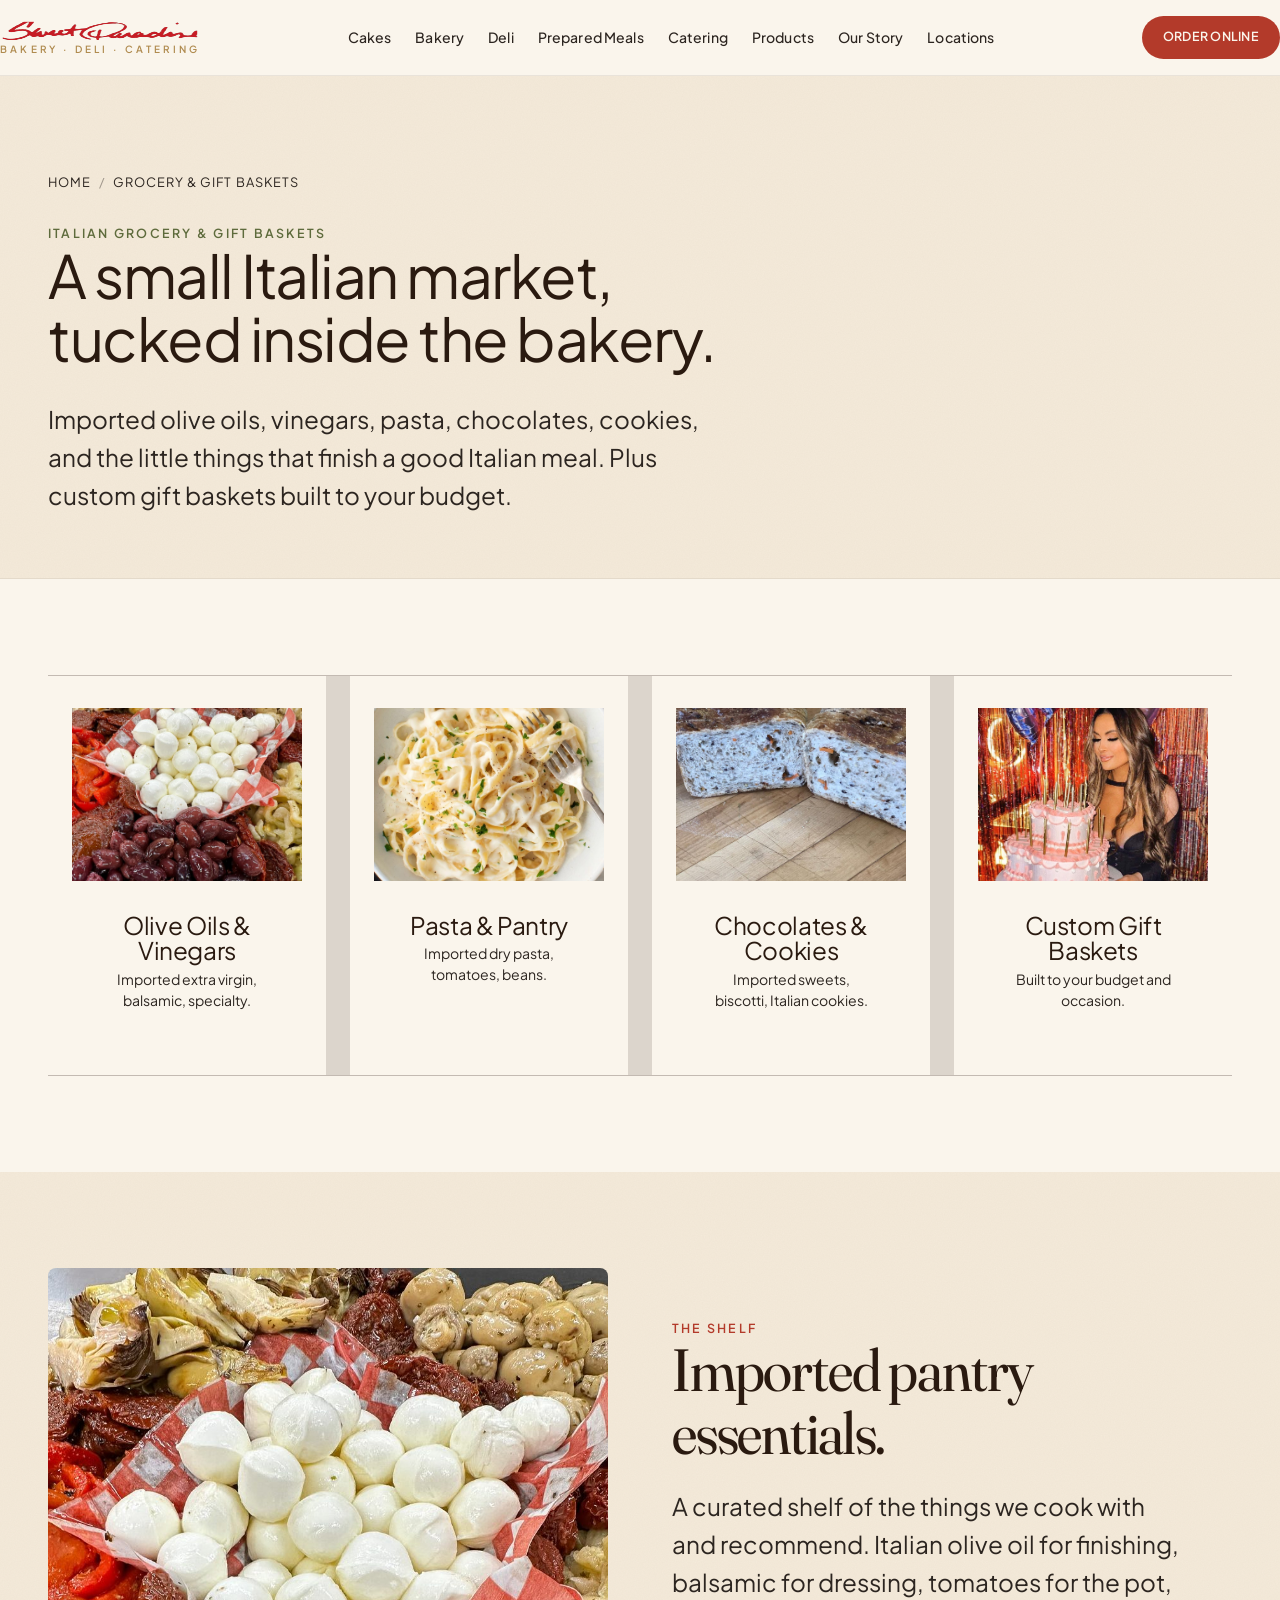
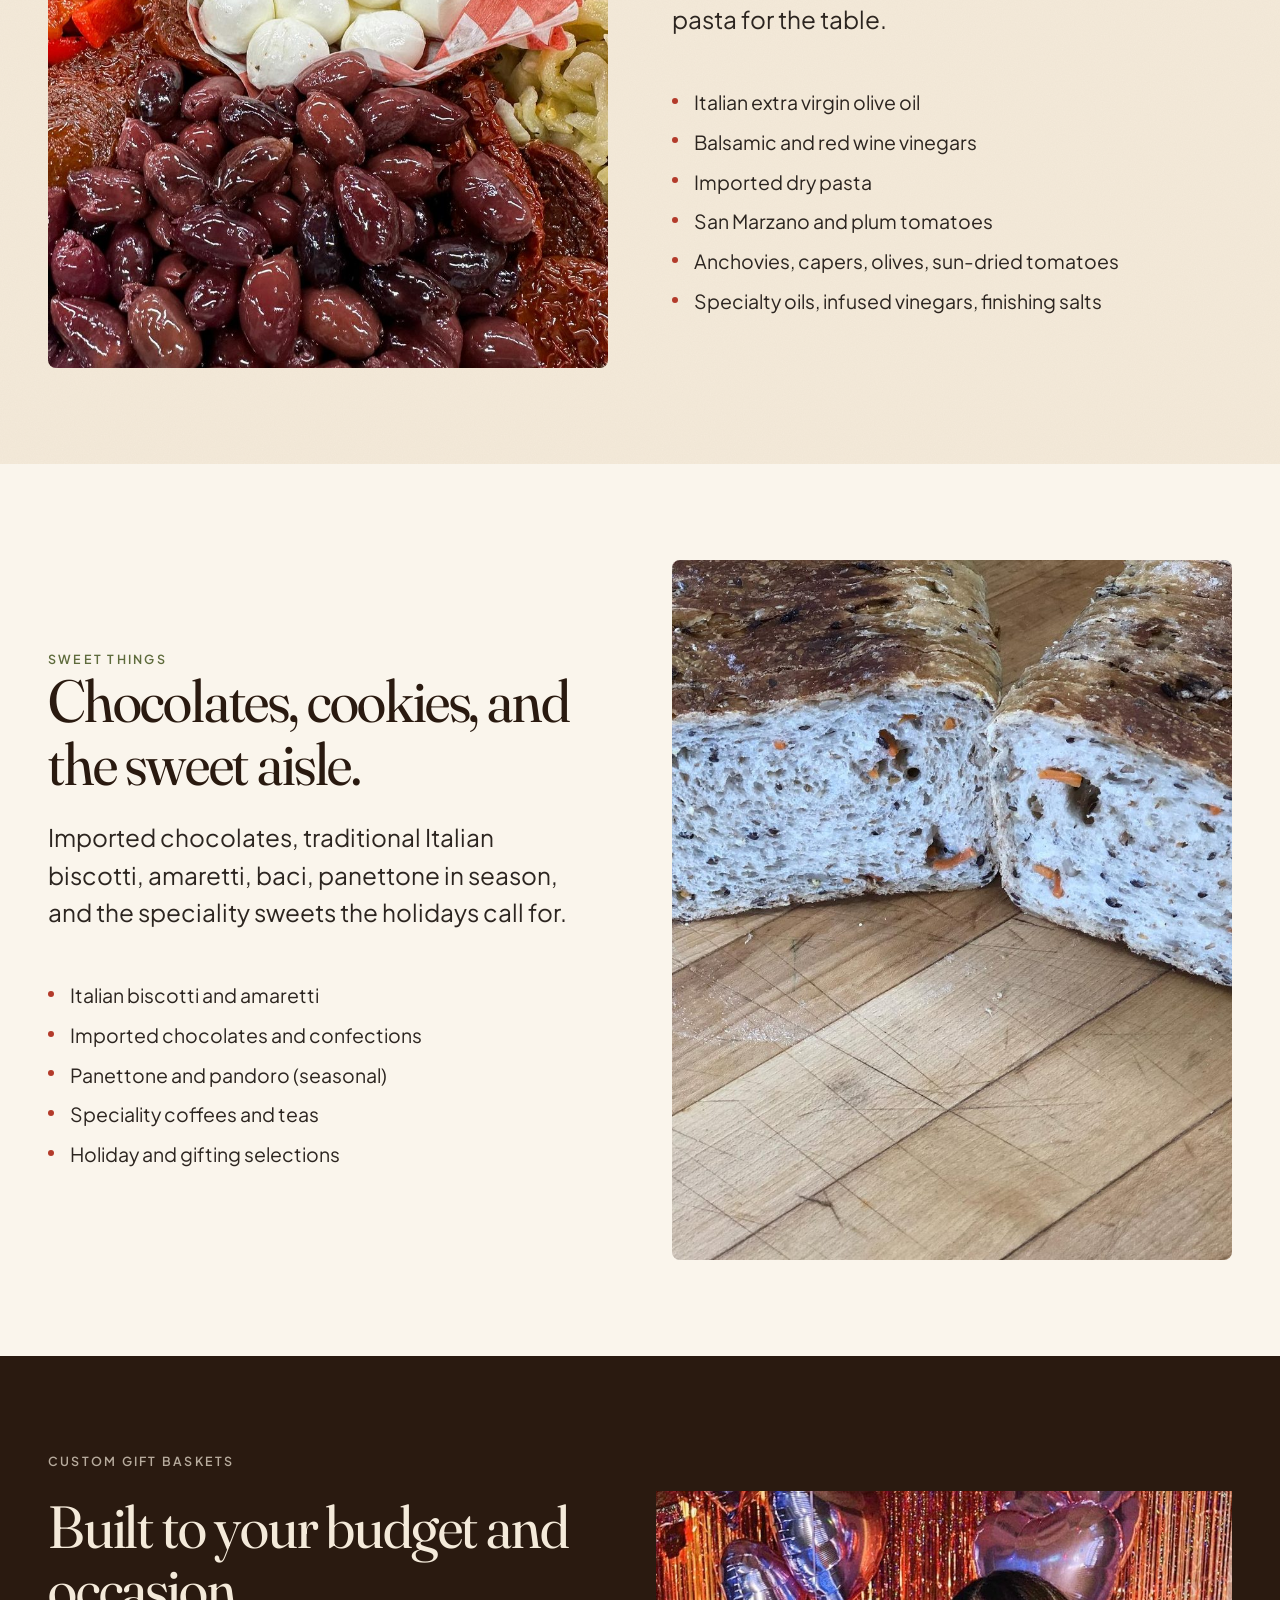
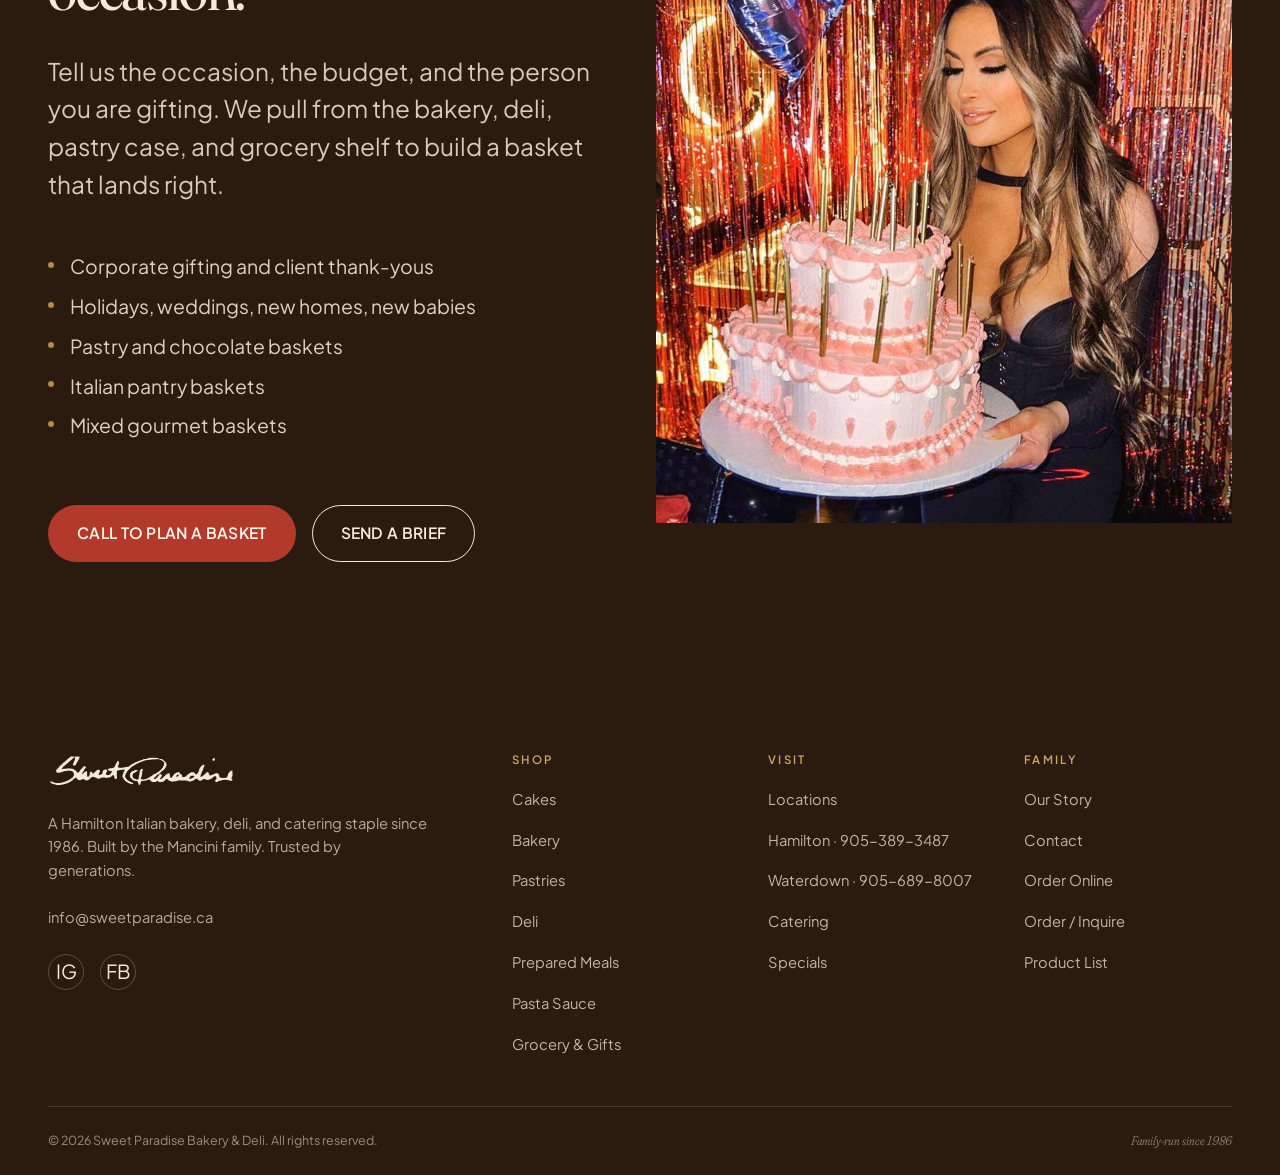
<file: grocery.html>
<!doctype html>
<html lang="en">
<head>
<meta charset="utf-8">
<meta name="viewport" content="width=device-width, initial-scale=1">
<title>Italian Grocery & Gift Baskets | Sweet Paradise Bakery & Deli · Hamilton</title>
<meta name="description" content="Imported Italian olive oils, vinegars, chocolates, cookies, cheeses, meats, and custom gift baskets at Sweet Paradise. Hamilton and Waterdown.">
<link rel="canonical" href="https://www.sweetparadise.ca/grocery">
<meta property="og:title" content="Italian Grocery & Gift Baskets | Sweet Paradise">
<meta property="og:description" content="A small Italian market inside the bakery. Imported pantry, sweets, and custom gift baskets.">
<meta name="theme-color" content="#2A1A10">
<link rel="icon" type="image/png" href="assets/favicon.png">
<link rel="apple-touch-icon" href="assets/apple-touch-icon.png">

<link rel="preconnect" href="https://fonts.googleapis.com">
<link rel="preconnect" href="https://fonts.gstatic.com" crossorigin>
<link href="https://fonts.googleapis.com/css2?family=Fraunces:ital,opsz,wght,SOFT@0,9..144,300..700,30..100;1,9..144,300..700,30..100&family=Plus+Jakarta+Sans:wght@400;500;600;700&display=swap" rel="stylesheet">
<link rel="stylesheet" href="css/main.css">
</head>
<body class="has-mobile-bar">

<header class="nav">
  <div class="container nav__inner">
    <a href="index.html" class="nav__logo" aria-label="Sweet Paradise home">
      <img src="assets/logo-red.png" alt="Sweet Paradise" class="nav__logo-img">
      <span class="nav__logo-sub">Bakery · Deli · Catering</span>
    </a>
    <nav class="nav__menu" aria-label="Primary">
      <a href="cakes.html">Cakes</a>
      <a href="bakery.html">Bakery</a>
      <a href="deli.html">Deli</a>
      <a href="prepared-meals.html">Prepared Meals</a>
      <a href="catering.html">Catering</a>
      <a href="product-list.html">Products</a>
      <a href="our-story.html">Our Story</a>
      <a href="locations.html">Locations</a>
    </nav>
    <a href="https://order.online/business/SweetParadise-209088" target="_blank" rel="noopener" class="btn btn--tomato btn--sm nav__cta">Order Online</a>
    <button class="nav__toggle" data-drawer-open aria-label="Open menu">
      <span>Menu</span>
      <span class="nav__toggle-icon"><span></span><span></span></span>
    </button>
  </div>
</header>

<aside class="drawer" data-drawer aria-label="Mobile menu">
  <div class="drawer__head">
    <img src="assets/logo-red.png" alt="Sweet Paradise" class="nav__logo-img">
    <button class="drawer__close" data-drawer-close aria-label="Close menu">✕</button>
  </div>
  <nav class="drawer__menu">
    <a href="cakes.html">Cakes</a>
    <a href="bakery.html">Bakery</a>
    <a href="pastries.html">Pastries</a>
    <a href="deli.html">Deli</a>
    <a href="prepared-meals.html">Prepared Meals</a>
    <a href="catering.html">Catering</a>
    <a href="pasta-sauce.html">Pasta Sauce</a>
    <a href="grocery.html">Grocery & Gift Baskets</a>
    <a href="specials.html">Specials</a>
    <a href="product-list.html">Product List</a>
    <a href="our-story.html">Our Story</a>
    <a href="locations.html">Locations</a>
    <a href="contact.html">Contact</a>
    <a href="order.html" class="btn btn--tomato" style="margin-top: var(--space-3);">Order / Inquire</a>
  </nav>
</aside>

<section class="page-head paper-grain">
  <div class="container">
    <nav class="breadcrumb" aria-label="Breadcrumb">
      <a href="index.html">Home</a><span>/</span><span>Grocery & Gift Baskets</span>
    </nav>
    <div class="eyebrow eyebrow--olive">Italian Grocery & Gift Baskets</div>
    <h1>A small Italian market, tucked inside the bakery.</h1>
    <p class="lede">Imported olive oils, vinegars, pasta, chocolates, cookies, and the little things that finish a good Italian meal. Plus custom gift baskets built to your budget.</p>
  </div>
</section>

<!-- ===== CATEGORIES ===== -->
<section class="section">
  <div class="container">
    <div class="cat-grid">
      <a href="#pantry" class="cat-tile reveal"><div class="cat-tile__media"><img src="assets/img/antipasto-platter.jpg" alt="" onerror="this.onerror=null;this.src='[data-uri]'" loading="lazy"></div><div class="cat-tile__body"><h3>Olive Oils & Vinegars</h3><p>Imported extra virgin, balsamic, specialty.</p></div></a>
      <a href="#pasta" class="cat-tile reveal"><div class="cat-tile__media"><img src="assets/img/pasta-alfredo.jpg" alt="" onerror="this.onerror=null;this.src='[data-uri]'" loading="lazy"></div><div class="cat-tile__body"><h3>Pasta & Pantry</h3><p>Imported dry pasta, tomatoes, beans.</p></div></a>
      <a href="#sweets" class="cat-tile reveal"><div class="cat-tile__media"><img src="assets/img/chocolate-loaf.jpg" alt="" onerror="this.onerror=null;this.src='[data-uri]'" loading="lazy"></div><div class="cat-tile__body"><h3>Chocolates & Cookies</h3><p>Imported sweets, biscotti, Italian cookies.</p></div></a>
      <a href="#baskets" class="cat-tile reveal"><div class="cat-tile__media"><img src="assets/img/celebration-customer.jpg" alt="" onerror="this.onerror=null;this.src='[data-uri]'" loading="lazy"></div><div class="cat-tile__body"><h3>Custom Gift Baskets</h3><p>Built to your budget and occasion.</p></div></a>
    </div>
  </div>
</section>

<!-- ===== PANTRY ===== -->
<section class="section section--cream paper-grain" id="pantry">
  <div class="container">
    <article class="feature reveal">
      <div class="feature__media">
        <img src="assets/img/antipasto-platter.jpg" alt="Olive oil and vinegars" onerror="this.onerror=null;this.src='[data-uri]'" loading="lazy">
      </div>
      <div class="feature__body">
        <div class="eyebrow eyebrow--tomato">The Shelf</div>
        <h2>Imported pantry essentials.</h2>
        <p class="lede">A curated shelf of the things we cook with and recommend. Italian olive oil for finishing, balsamic for dressing, tomatoes for the pot, pasta for the table.</p>
        <ul class="bullet-list" style="margin-top: var(--space-5);">
          <li>Italian extra virgin olive oil</li>
          <li>Balsamic and red wine vinegars</li>
          <li>Imported dry pasta</li>
          <li>San Marzano and plum tomatoes</li>
          <li>Anchovies, capers, olives, sun-dried tomatoes</li>
          <li>Specialty oils, infused vinegars, finishing salts</li>
        </ul>
      </div>
    </article>
  </div>
</section>

<!-- ===== SWEETS ===== -->
<section class="section" id="sweets">
  <div class="container">
    <article class="feature feature--reverse reveal">
      <div class="feature__media">
        <img src="assets/img/chocolate-loaf.jpg" alt="Chocolates and Italian cookies" onerror="this.onerror=null;this.src='[data-uri]'" loading="lazy">
      </div>
      <div class="feature__body">
        <div class="eyebrow eyebrow--olive">Sweet Things</div>
        <h2>Chocolates, cookies, and the sweet aisle.</h2>
        <p class="lede">Imported chocolates, traditional Italian biscotti, amaretti, baci, panettone in season, and the speciality sweets the holidays call for.</p>
        <ul class="bullet-list" style="margin-top: var(--space-5);">
          <li>Italian biscotti and amaretti</li>
          <li>Imported chocolates and confections</li>
          <li>Panettone and pandoro (seasonal)</li>
          <li>Speciality coffees and teas</li>
          <li>Holiday and gifting selections</li>
        </ul>
      </div>
    </article>
  </div>
</section>

<!-- ===== GIFT BASKETS ===== -->
<section class="section section--espresso paper-grain" id="baskets">
  <div class="container">
    <div class="grid grid-2" style="align-items: center;">
      <div>
        <div class="eyebrow eyebrow--cream">Custom Gift Baskets</div>
        <h2 style="color: var(--color-cream); margin-top: var(--space-3);">Built to your budget and occasion.</h2>
        <p class="lede" style="color: rgba(244,234,218,0.85); margin-top: var(--space-4);">Tell us the occasion, the budget, and the person you are gifting. We pull from the bakery, deli, pastry case, and grocery shelf to build a basket that lands right.</p>
        <ul class="bullet-list bullet-list--cream" style="margin-top: var(--space-5);">
          <li>Corporate gifting and client thank-yous</li>
          <li>Holidays, weddings, new homes, new babies</li>
          <li>Pastry and chocolate baskets</li>
          <li>Italian pantry baskets</li>
          <li>Mixed gourmet baskets</li>
        </ul>
        <div class="cta-row" style="margin-top: var(--space-6);">
          <a href="tel:9053893487" class="btn btn--tomato">Call to Plan a Basket</a>
          <a href="contact.html" class="btn btn--ghost-cream">Send a Brief</a>
        </div>
      </div>
      <div>
        <img src="assets/img/celebration-customer.jpg" alt="Custom gift basket" style="width: 100%; border-radius: var(--radius-md); box-shadow: var(--shadow-lg);" onerror="this.onerror=null;this.src='[data-uri]'" loading="lazy">
      </div>
    </div>
  </div>
</section>

<footer class="footer">
  <div class="container">
    <div class="footer__grid">
      <div class="footer__brand">
        <img src="assets/logo-cream.png" alt="Sweet Paradise" class="footer__logo-img">
        <p>A Hamilton Italian bakery, deli, and catering staple since 1986. Built by the Mancini family. Trusted by generations.</p>
        <p style="margin-top:var(--space-3);"><a href="mailto:info@sweetparadise.ca" style="color:inherit;">info@sweetparadise.ca</a></p>
        <div class="footer__social">
          <a href="https://www.instagram.com/sweetparadisebakery/" target="_blank" rel="noopener" aria-label="Instagram">IG</a>
          <a href="https://www.facebook.com/sweetparadisebakerydeli/" target="_blank" rel="noopener" aria-label="Facebook">FB</a>
        </div>
      </div>
      <div class="footer__col"><h5>Shop</h5><ul><li><a href="cakes.html">Cakes</a></li><li><a href="bakery.html">Bakery</a></li><li><a href="pastries.html">Pastries</a></li><li><a href="deli.html">Deli</a></li><li><a href="prepared-meals.html">Prepared Meals</a></li><li><a href="pasta-sauce.html">Pasta Sauce</a></li><li><a href="grocery.html">Grocery & Gifts</a></li></ul></div>
      <div class="footer__col"><h5>Visit</h5><ul><li><a href="locations.html">Locations</a></li><li><a href="tel:9053893487">Hamilton · 905-389-3487</a></li><li><a href="tel:9056898007">Waterdown · 905-689-8007</a></li><li><a href="catering.html">Catering</a></li><li><a href="specials.html">Specials</a></li></ul></div>
      <div class="footer__col"><h5>Family</h5><ul><li><a href="our-story.html">Our Story</a></li><li><a href="contact.html">Contact</a></li><li><a href="https://order.online/business/SweetParadise-209088" target="_blank" rel="noopener">Order Online</a></li>
          <li><a href="order.html">Order / Inquire</a></li><li><a href="product-list.html">Product List</a></li></ul></div>
    </div>
    <div class="footer__legal">
      <span>&copy; 2026 Sweet Paradise Bakery & Deli. All rights reserved.</span>
      <span class="italic script">Family-run since 1986</span>
    </div>
  </div>
</footer>

<nav class="mobile-bar" aria-label="Quick actions">
  <a href="tel:9053893487"><span>Hamilton</span><span style="font-size: 0.55rem; opacity: 0.7;">Call</span></a>
  <a href="tel:9056898007"><span>Waterdown</span><span style="font-size: 0.55rem; opacity: 0.7;">Call</span></a>
  <a href="https://order.online/business/SweetParadise-209088" target="_blank" rel="noopener" class="is-accent"><span>Order</span><span style="font-size: 0.55rem; opacity: 0.85;">Online</span></a>
  <a href="cakes.html"><span>Cakes</span><span style="font-size: 0.55rem; opacity: 0.7;">Order</span></a>
</nav>

<script src="js/main.js"></script>
</body>
</html>
</file>
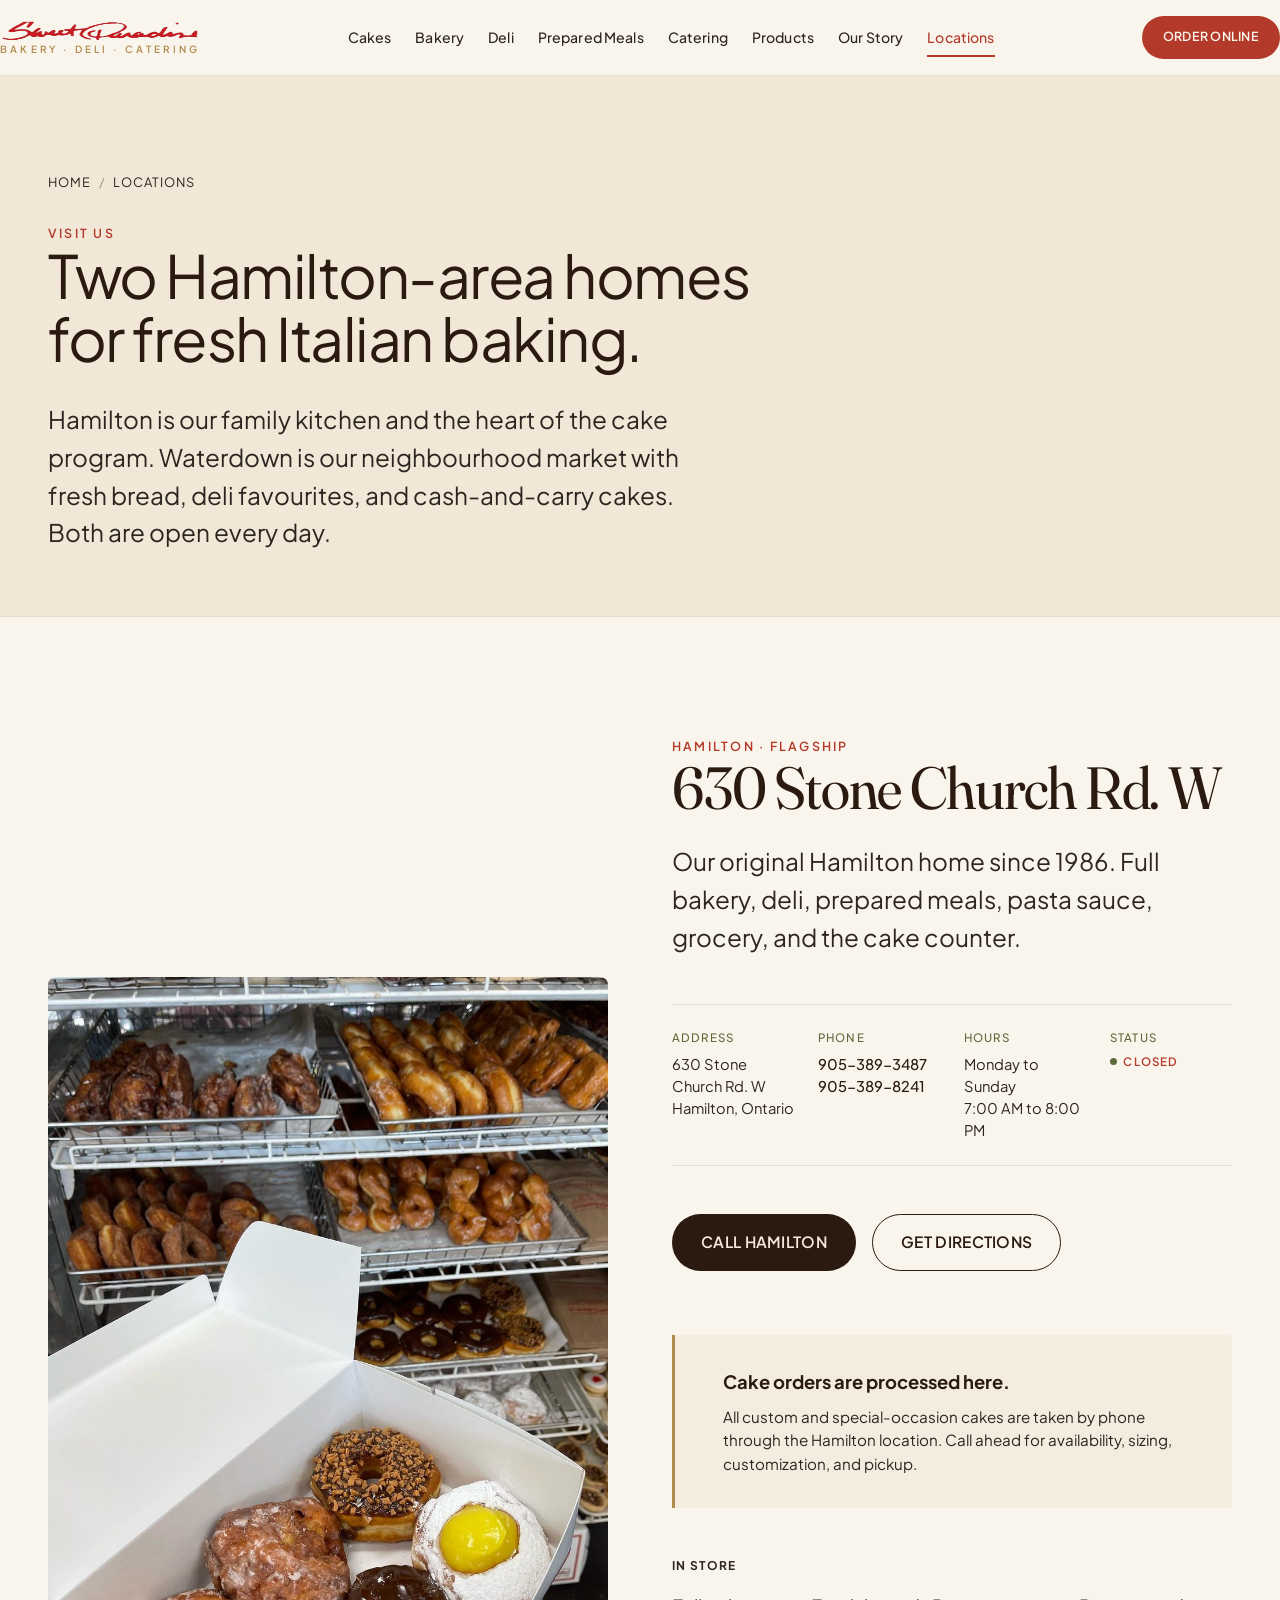
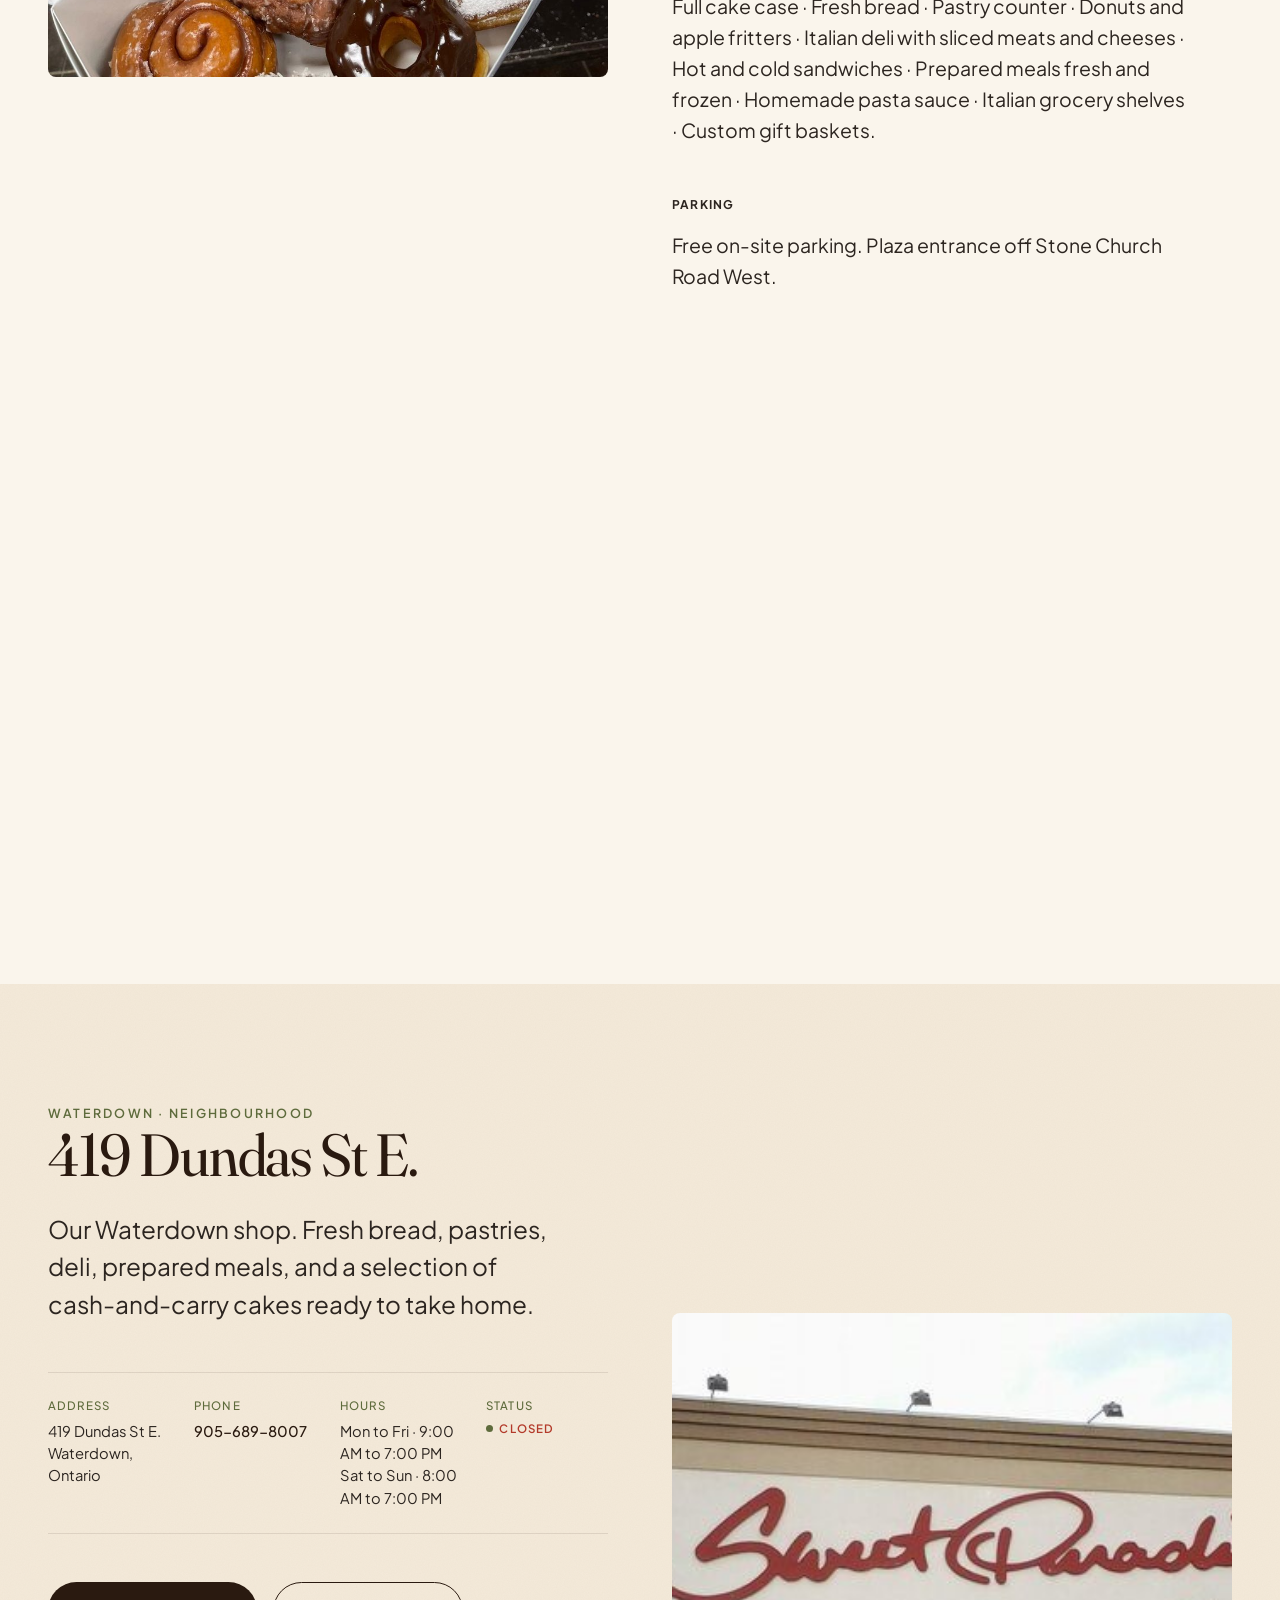
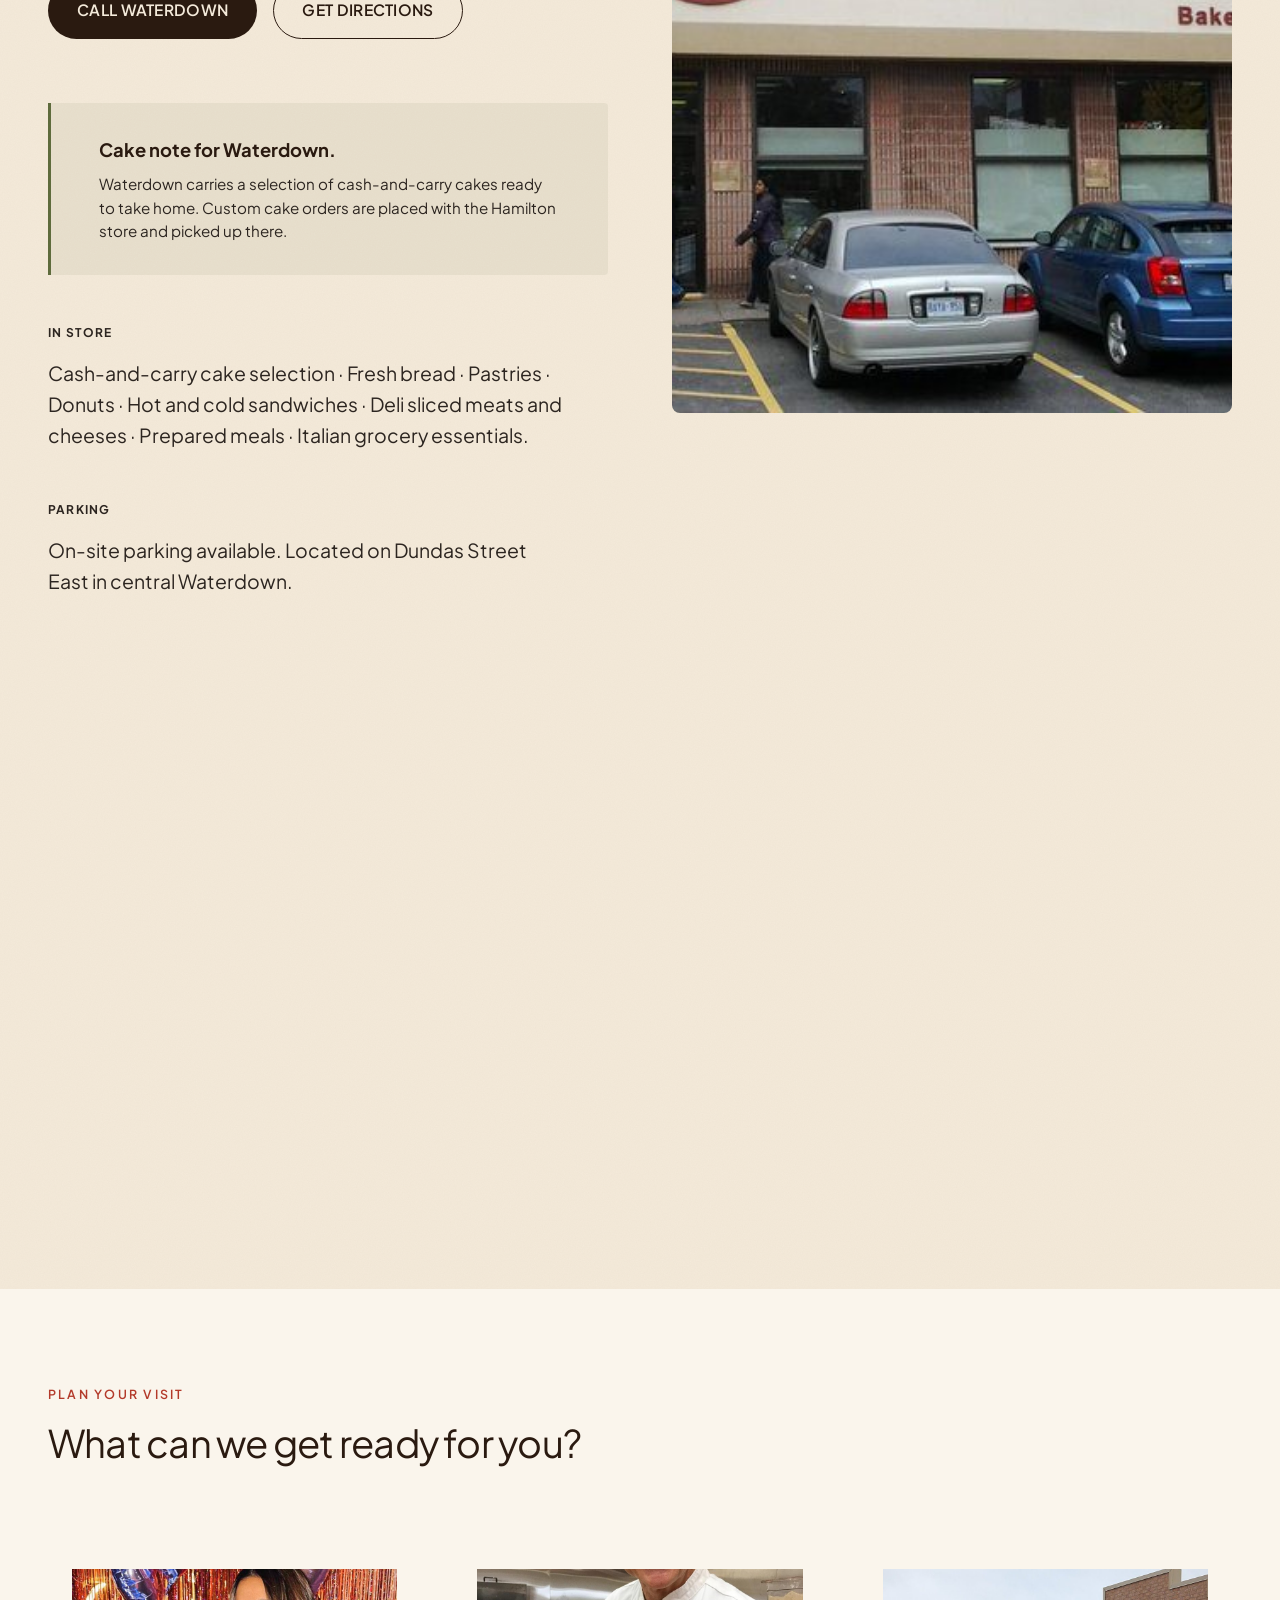
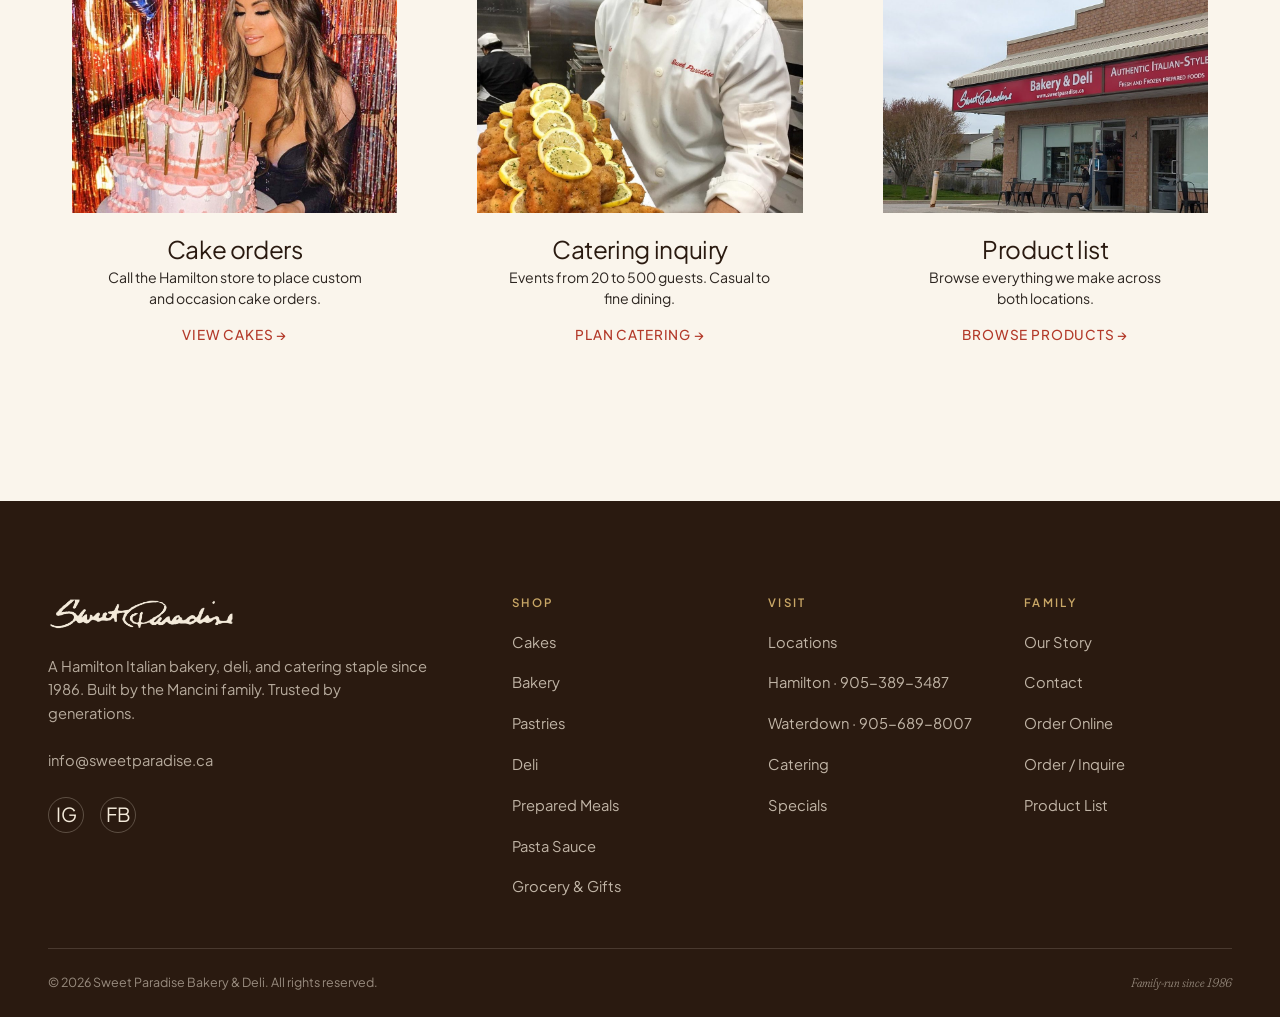
<file: locations.html>
<!doctype html>
<html lang="en">
<head>
<meta charset="utf-8">
<meta name="viewport" content="width=device-width, initial-scale=1">
<title>Locations | Sweet Paradise Bakery & Deli · Hamilton & Waterdown</title>
<meta name="description" content="Visit Sweet Paradise Bakery & Deli in Hamilton (630 Stone Church Rd. W) and Waterdown (419 Dundas St E). Hours, phone, directions, parking, and cake order details.">
<link rel="canonical" href="https://www.sweetparadise.ca/locations">
<meta property="og:title" content="Locations | Sweet Paradise Bakery & Deli">
<meta property="og:description" content="Two Hamilton-area locations serving fresh bread, Italian cakes, pastries, deli, prepared meals, and catering.">
<meta name="theme-color" content="#2A1A10">
<link rel="icon" type="image/png" href="assets/favicon.png">
<link rel="apple-touch-icon" href="assets/apple-touch-icon.png">

<link rel="preconnect" href="https://fonts.googleapis.com">
<link rel="preconnect" href="https://fonts.gstatic.com" crossorigin>
<link href="https://fonts.googleapis.com/css2?family=Fraunces:ital,opsz,wght,SOFT@0,9..144,300..700,30..100;1,9..144,300..700,30..100&family=Plus+Jakarta+Sans:wght@400;500;600;700&display=swap" rel="stylesheet">
<link rel="stylesheet" href="css/main.css">

<script type="application/ld+json">
{
  "@context": "https://schema.org",
  "@graph": [
    {
      "@type": "Bakery",
      "@id": "https://www.sweetparadise.ca/locations#hamilton",
      "name": "Sweet Paradise Bakery & Deli - Hamilton",
      "address": {
        "@type": "PostalAddress",
        "streetAddress": "630 Stone Church Rd. W",
        "addressLocality": "Hamilton",
        "addressRegion": "ON",
        "addressCountry": "CA"
      },
      "telephone": "+1-905-389-3487",
      "openingHours": "Mo-Su 07:00-20:00",
      "url": "https://www.sweetparadise.ca/locations"
    },
    {
      "@type": "Bakery",
      "@id": "https://www.sweetparadise.ca/locations#waterdown",
      "name": "Sweet Paradise Bakery & Deli - Waterdown",
      "address": {
        "@type": "PostalAddress",
        "streetAddress": "419 Dundas St E",
        "addressLocality": "Waterdown",
        "addressRegion": "ON",
        "addressCountry": "CA"
      },
      "telephone": "+1-905-689-8007",
      "openingHours": ["Mo-Fr 09:00-19:00", "Sa-Su 08:00-19:00"],
      "url": "https://www.sweetparadise.ca/locations"
    }
  ]
}
</script>
</head>
<body class="has-mobile-bar">

<!-- ===== NAV ===== -->
<header class="nav">
  <div class="container nav__inner">
    <a href="index.html" class="nav__logo" aria-label="Sweet Paradise home">
      <img src="assets/logo-red.png" alt="Sweet Paradise" class="nav__logo-img">
      <span class="nav__logo-sub">Bakery · Deli · Catering</span>
    </a>
    <nav class="nav__menu" aria-label="Primary">
      <a href="cakes.html">Cakes</a>
      <a href="bakery.html">Bakery</a>
      <a href="deli.html">Deli</a>
      <a href="prepared-meals.html">Prepared Meals</a>
      <a href="catering.html">Catering</a>
      <a href="product-list.html">Products</a>
      <a href="our-story.html">Our Story</a>
      <a href="locations.html" class="is-active">Locations</a>
    </nav>
    <a href="https://order.online/business/SweetParadise-209088" target="_blank" rel="noopener" class="btn btn--tomato btn--sm nav__cta">Order Online</a>
    <button class="nav__toggle" data-drawer-open aria-label="Open menu">
      <span>Menu</span>
      <span class="nav__toggle-icon"><span></span><span></span></span>
    </button>
  </div>
</header>

<!-- Mobile drawer -->
<aside class="drawer" data-drawer aria-label="Mobile menu">
  <div class="drawer__head">
    <img src="assets/logo-red.png" alt="Sweet Paradise" class="nav__logo-img">
    <button class="drawer__close" data-drawer-close aria-label="Close menu">✕</button>
  </div>
  <nav class="drawer__menu">
    <a href="cakes.html">Cakes</a>
    <a href="bakery.html">Bakery</a>
    <a href="pastries.html">Pastries</a>
    <a href="deli.html">Deli</a>
    <a href="prepared-meals.html">Prepared Meals</a>
    <a href="catering.html">Catering</a>
    <a href="pasta-sauce.html">Pasta Sauce</a>
    <a href="grocery.html">Grocery & Gift Baskets</a>
    <a href="specials.html">Specials</a>
    <a href="product-list.html">Product List</a>
    <a href="our-story.html">Our Story</a>
    <a href="locations.html">Locations</a>
    <a href="contact.html">Contact</a>
    <a href="order.html" class="btn btn--tomato" style="margin-top: var(--space-3);">Order / Inquire</a>
  </nav>
</aside>

<!-- ===== PAGE HEAD ===== -->
<section class="page-head paper-grain">
  <div class="container">
    <nav class="breadcrumb" aria-label="Breadcrumb">
      <a href="index.html">Home</a><span>/</span><span>Locations</span>
    </nav>
    <div class="eyebrow">Visit Us</div>
    <h1>Two Hamilton-area homes for fresh Italian baking.</h1>
    <p class="lede">Hamilton is our family kitchen and the heart of the cake program. Waterdown is our neighbourhood market with fresh bread, deli favourites, and cash-and-carry cakes. Both are open every day.</p>
  </div>
</section>

<!-- ===== HAMILTON ===== -->
<section class="section">
  <div class="container">
    <article class="feature reveal">
      <div class="feature__media">
        <img src="assets/img/bakery-case.jpg" alt="Sweet Paradise Hamilton bakery interior" onerror="this.onerror=null;this.src='[data-uri]'" loading="lazy">
      </div>
      <div class="feature__body">
        <div class="eyebrow eyebrow--tomato">Hamilton · Flagship</div>
        <h2>630 Stone Church Rd. W</h2>
        <p class="lede">Our original Hamilton home since 1986. Full bakery, deli, prepared meals, pasta sauce, grocery, and the cake counter.</p>

        <div class="loc-card__row" style="margin-top: var(--space-5);">
          <div class="loc-card__cell">
            <strong>Address</strong>
            630 Stone Church Rd. W<br>Hamilton, Ontario
          </div>
          <div class="loc-card__cell">
            <strong>Phone</strong>
            <a href="tel:9053893487">905-389-3487</a><br>
            <a href="tel:9053898241">905-389-8241</a>
          </div>
          <div class="loc-card__cell">
            <strong>Hours</strong>
            Monday to Sunday<br>7:00 AM to 8:00 PM
          </div>
          <div class="loc-card__cell">
            <strong>Status</strong>
            <span data-status="hamilton" class="loc-card__status">Checking...</span>
          </div>
        </div>

        <div class="cta-row" style="margin-top: var(--space-5);">
          <a href="tel:9053893487" class="btn btn--primary">Call Hamilton</a>
          <a href="https://www.google.com/maps/dir/?api=1&destination=630+Stone+Church+Rd+W+Hamilton+ON" target="_blank" rel="noopener" class="btn btn--ghost">Get Directions</a>
        </div>

        <div class="callout" style="margin-top: var(--space-6);">
          <strong>Cake orders are processed here.</strong>
          <p>All custom and special-occasion cakes are taken by phone through the Hamilton location. Call ahead for availability, sizing, customization, and pickup.</p>
        </div>

        <div style="margin-top: var(--space-5);">
          <strong style="display: block; font-size: 0.75rem; letter-spacing: 0.1em; text-transform: uppercase; color: var(--color-olive); margin-bottom: var(--space-2);">In store</strong>
          <p style="color: var(--color-text-soft);">Full cake case · Fresh bread · Pastry counter · Donuts and apple fritters · Italian deli with sliced meats and cheeses · Hot and cold sandwiches · Prepared meals fresh and frozen · Homemade pasta sauce · Italian grocery shelves · Custom gift baskets.</p>
        </div>

        <div style="margin-top: var(--space-5);">
          <strong style="display: block; font-size: 0.75rem; letter-spacing: 0.1em; text-transform: uppercase; color: var(--color-olive); margin-bottom: var(--space-2);">Parking</strong>
          <p style="color: var(--color-text-soft);">Free on-site parking. Plaza entrance off Stone Church Road West.</p>
        </div>
      </div>
    </article>

    <div style="margin-top: var(--space-8); border-radius: var(--radius-lg); overflow: hidden; box-shadow: var(--shadow-md);">
      <iframe src="https://www.google.com/maps?q=630+Stone+Church+Rd+W+Hamilton+ON&output=embed" width="100%" height="420" style="border:0; display: block;" allowfullscreen="" loading="lazy" referrerpolicy="no-referrer-when-downgrade" title="Hamilton location map"></iframe>
    </div>
  </div>
</section>

<!-- ===== WATERDOWN ===== -->
<section class="section section--cream paper-grain">
  <div class="container">
    <article class="feature feature--reverse reveal">
      <div class="feature__media">
        <img src="assets/img/storefront-sign.jpg" alt="Sweet Paradise Waterdown bakery storefront" onerror="this.onerror=null;this.src='[data-uri]'" loading="lazy">
      </div>
      <div class="feature__body">
        <div class="eyebrow eyebrow--olive">Waterdown · Neighbourhood</div>
        <h2>419 Dundas St E.</h2>
        <p class="lede">Our Waterdown shop. Fresh bread, pastries, deli, prepared meals, and a selection of cash-and-carry cakes ready to take home.</p>

        <div class="loc-card__row" style="margin-top: var(--space-5);">
          <div class="loc-card__cell">
            <strong>Address</strong>
            419 Dundas St E.<br>Waterdown, Ontario
          </div>
          <div class="loc-card__cell">
            <strong>Phone</strong>
            <a href="tel:9056898007">905-689-8007</a>
          </div>
          <div class="loc-card__cell">
            <strong>Hours</strong>
            Mon to Fri · 9:00 AM to 7:00 PM<br>
            Sat to Sun · 8:00 AM to 7:00 PM
          </div>
          <div class="loc-card__cell">
            <strong>Status</strong>
            <span data-status="waterdown" class="loc-card__status">Checking...</span>
          </div>
        </div>

        <div class="cta-row" style="margin-top: var(--space-5);">
          <a href="tel:9056898007" class="btn btn--primary">Call Waterdown</a>
          <a href="https://www.google.com/maps/dir/?api=1&destination=419+Dundas+St+E+Waterdown+ON" target="_blank" rel="noopener" class="btn btn--ghost">Get Directions</a>
        </div>

        <div class="callout callout--olive" style="margin-top: var(--space-6);">
          <strong>Cake note for Waterdown.</strong>
          <p>Waterdown carries a selection of cash-and-carry cakes ready to take home. Custom cake orders are placed with the Hamilton store and picked up there.</p>
        </div>

        <div style="margin-top: var(--space-5);">
          <strong style="display: block; font-size: 0.75rem; letter-spacing: 0.1em; text-transform: uppercase; color: var(--color-olive); margin-bottom: var(--space-2);">In store</strong>
          <p style="color: var(--color-text-soft);">Cash-and-carry cake selection · Fresh bread · Pastries · Donuts · Hot and cold sandwiches · Deli sliced meats and cheeses · Prepared meals · Italian grocery essentials.</p>
        </div>

        <div style="margin-top: var(--space-5);">
          <strong style="display: block; font-size: 0.75rem; letter-spacing: 0.1em; text-transform: uppercase; color: var(--color-olive); margin-bottom: var(--space-2);">Parking</strong>
          <p style="color: var(--color-text-soft);">On-site parking available. Located on Dundas Street East in central Waterdown.</p>
        </div>
      </div>
    </article>

    <div style="margin-top: var(--space-8); border-radius: var(--radius-lg); overflow: hidden; box-shadow: var(--shadow-md);">
      <iframe src="https://www.google.com/maps?q=419+Dundas+St+E+Waterdown+ON&output=embed" width="100%" height="420" style="border:0; display: block;" allowfullscreen="" loading="lazy" referrerpolicy="no-referrer-when-downgrade" title="Waterdown location map"></iframe>
    </div>
  </div>
</section>

<!-- ===== ORDER PATHS ===== -->
<section class="section">
  <div class="container">
    <div class="section-head">
      <div class="section-head__title">
        <div class="eyebrow">Plan Your Visit</div>
        <h2 style="margin-top: var(--space-2);">What can we get ready for you?</h2>
      </div>
    </div>
    <div class="grid grid-3">
      <article class="cat-tile reveal">
        <a href="cakes.html">
          <div class="cat-tile__media"><img src="assets/img/celebration-customer.jpg" alt="Custom cake" onerror="this.onerror=null;this.src='[data-uri]'" loading="lazy"></div>
          <div class="cat-tile__body">
            <h3>Cake orders</h3>
            <p>Call the Hamilton store to place custom and occasion cake orders.</p>
            <span class="link">View cakes →</span>
          </div>
        </a>
      </article>
      <article class="cat-tile reveal">
        <a href="catering.html">
          <div class="cat-tile__media"><img src="assets/img/chef-croquembouche.jpg" alt="Catering platter" onerror="this.onerror=null;this.src='[data-uri]'" loading="lazy"></div>
          <div class="cat-tile__body">
            <h3>Catering inquiry</h3>
            <p>Events from 20 to 500 guests. Casual to fine dining.</p>
            <span class="link">Plan catering →</span>
          </div>
        </a>
      </article>
      <article class="cat-tile reveal">
        <a href="product-list.html">
          <div class="cat-tile__media"><img src="assets/img/storefront-wide.jpg" alt="Bakery counter" onerror="this.onerror=null;this.src='[data-uri]'" loading="lazy"></div>
          <div class="cat-tile__body">
            <h3>Product list</h3>
            <p>Browse everything we make across both locations.</p>
            <span class="link">Browse products →</span>
          </div>
        </a>
      </article>
    </div>
  </div>
</section>

<!-- ===== FOOTER ===== -->
<footer class="footer">
  <div class="container">
    <div class="footer__grid">
      <div class="footer__brand">
        <img src="assets/logo-cream.png" alt="Sweet Paradise" class="footer__logo-img">
        <p>A Hamilton Italian bakery, deli, and catering staple since 1986. Built by the Mancini family. Trusted by generations.</p>
        <p style="margin-top:var(--space-3);"><a href="mailto:info@sweetparadise.ca" style="color:inherit;">info@sweetparadise.ca</a></p>
        <div class="footer__social">
          <a href="https://www.instagram.com/sweetparadisebakery/" target="_blank" rel="noopener" aria-label="Instagram">IG</a>
          <a href="https://www.facebook.com/sweetparadisebakerydeli/" target="_blank" rel="noopener" aria-label="Facebook">FB</a>
        </div>
      </div>
      <div class="footer__col">
        <h5>Shop</h5>
        <ul>
          <li><a href="cakes.html">Cakes</a></li>
          <li><a href="bakery.html">Bakery</a></li>
          <li><a href="pastries.html">Pastries</a></li>
          <li><a href="deli.html">Deli</a></li>
          <li><a href="prepared-meals.html">Prepared Meals</a></li>
          <li><a href="pasta-sauce.html">Pasta Sauce</a></li>
          <li><a href="grocery.html">Grocery & Gifts</a></li>
        </ul>
      </div>
      <div class="footer__col">
        <h5>Visit</h5>
        <ul>
          <li><a href="locations.html">Locations</a></li>
          <li><a href="tel:9053893487">Hamilton · 905-389-3487</a></li>
          <li><a href="tel:9056898007">Waterdown · 905-689-8007</a></li>
          <li><a href="catering.html">Catering</a></li>
          <li><a href="specials.html">Specials</a></li>
        </ul>
      </div>
      <div class="footer__col">
        <h5>Family</h5>
        <ul>
          <li><a href="our-story.html">Our Story</a></li>
          <li><a href="contact.html">Contact</a></li>
          <li><a href="https://order.online/business/SweetParadise-209088" target="_blank" rel="noopener">Order Online</a></li>
          <li><a href="order.html">Order / Inquire</a></li>
          <li><a href="product-list.html">Product List</a></li>
        </ul>
      </div>
    </div>
    <div class="footer__legal">
      <span>&copy; 2026 Sweet Paradise Bakery & Deli. All rights reserved.</span>
      <span class="italic script">Family-run since 1986</span>
    </div>
  </div>
</footer>

<!-- ===== MOBILE STICKY BAR ===== -->
<nav class="mobile-bar" aria-label="Quick actions">
  <a href="tel:9053893487"><span>Hamilton</span><span style="font-size: 0.55rem; opacity: 0.7;">Call</span></a>
  <a href="tel:9056898007"><span>Waterdown</span><span style="font-size: 0.55rem; opacity: 0.7;">Call</span></a>
  <a href="https://order.online/business/SweetParadise-209088" target="_blank" rel="noopener" class="is-accent"><span>Order</span><span style="font-size: 0.55rem; opacity: 0.85;">Online</span></a>
  <a href="cakes.html"><span>Cakes</span><span style="font-size: 0.55rem; opacity: 0.7;">Order</span></a>
</nav>

<script src="js/main.js"></script>
</body>
</html>
</file>
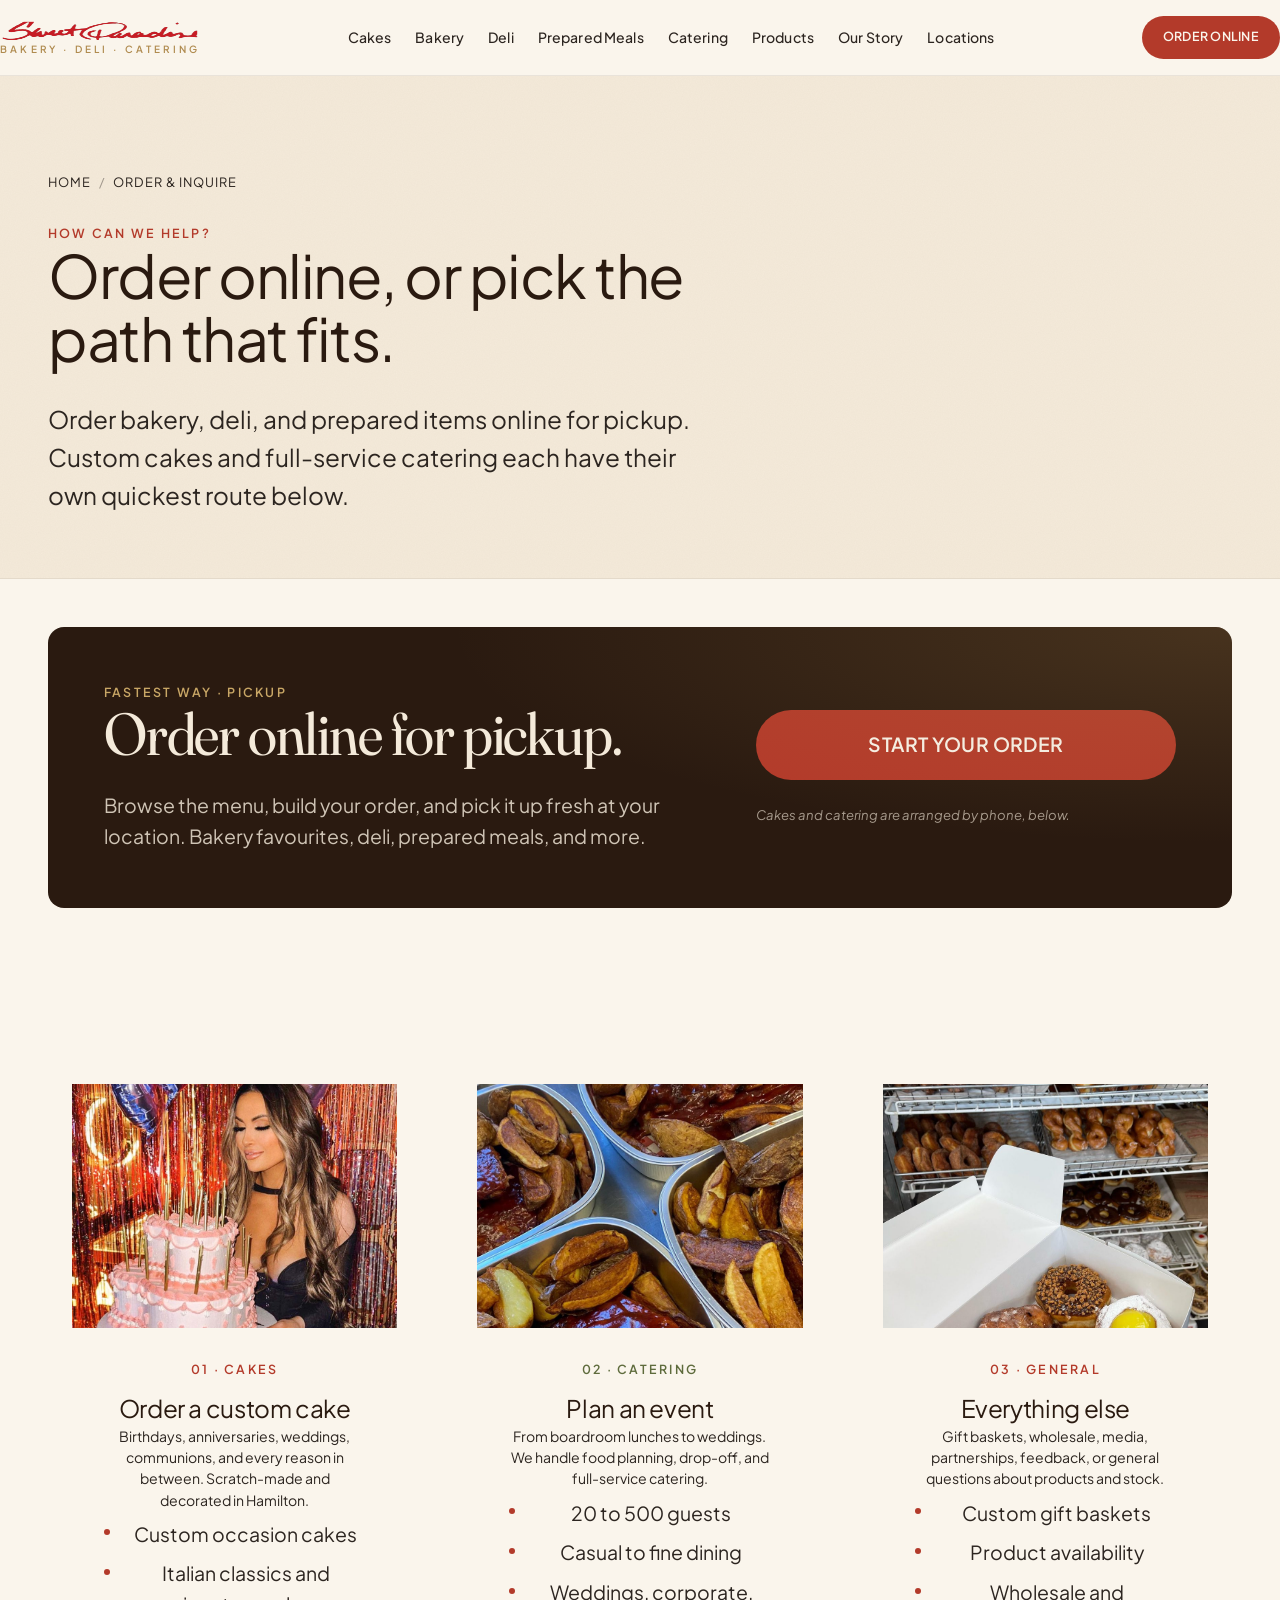
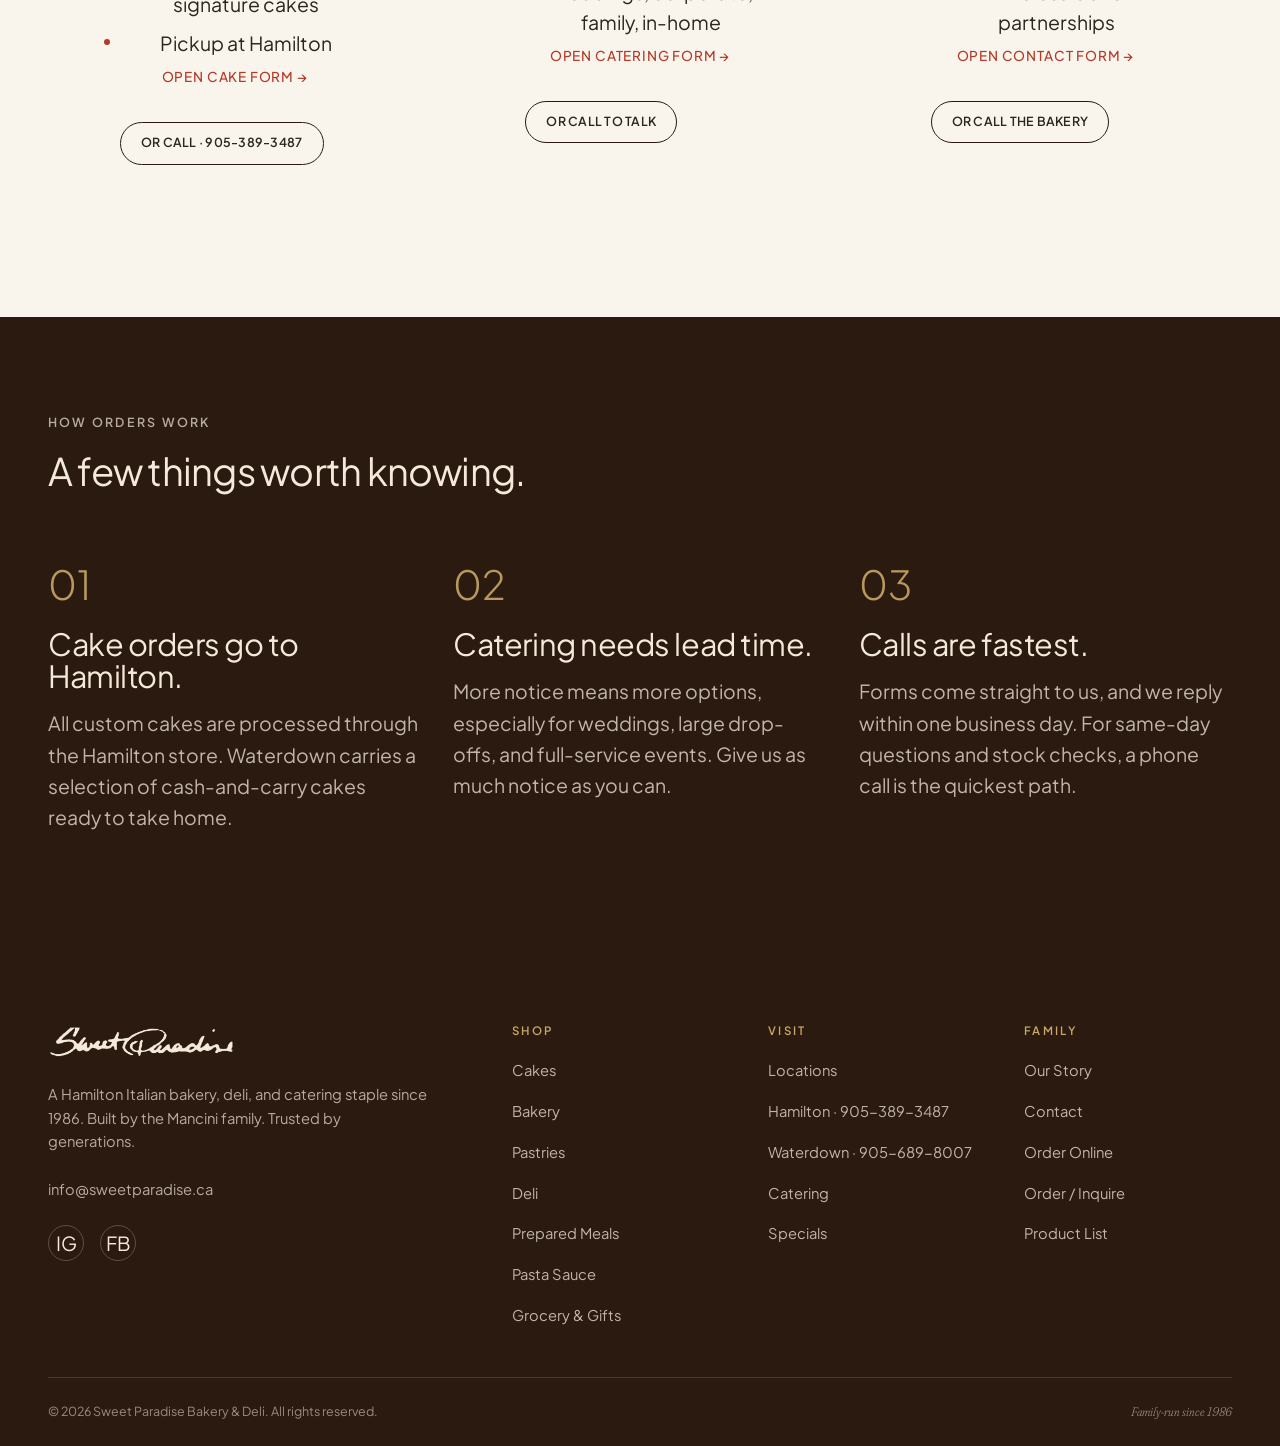
<file: order.html>
<!doctype html>
<html lang="en">
<head>
<meta charset="utf-8">
<meta name="viewport" content="width=device-width, initial-scale=1">
<title>Order & Inquire | Sweet Paradise Bakery & Deli</title>
<meta name="description" content="Order cakes, request catering, or send a general inquiry to Sweet Paradise Bakery & Deli. Hamilton and Waterdown.">
<link rel="canonical" href="https://www.sweetparadise.ca/order">
<meta name="theme-color" content="#2A1A10">
<link rel="icon" type="image/png" href="assets/favicon.png">
<link rel="apple-touch-icon" href="assets/apple-touch-icon.png">

<link rel="preconnect" href="https://fonts.googleapis.com">
<link rel="preconnect" href="https://fonts.gstatic.com" crossorigin>
<link href="https://fonts.googleapis.com/css2?family=Fraunces:ital,opsz,wght,SOFT@0,9..144,300..700,30..100;1,9..144,300..700,30..100&family=Plus+Jakarta+Sans:wght@400;500;600;700&display=swap" rel="stylesheet">
<link rel="stylesheet" href="css/main.css">
</head>
<body class="has-mobile-bar">

<header class="nav">
  <div class="container nav__inner">
    <a href="index.html" class="nav__logo" aria-label="Sweet Paradise home">
      <img src="assets/logo-red.png" alt="Sweet Paradise" class="nav__logo-img">
      <span class="nav__logo-sub">Bakery · Deli · Catering</span>
    </a>
    <nav class="nav__menu" aria-label="Primary">
      <a href="cakes.html">Cakes</a>
      <a href="bakery.html">Bakery</a>
      <a href="deli.html">Deli</a>
      <a href="prepared-meals.html">Prepared Meals</a>
      <a href="catering.html">Catering</a>
      <a href="product-list.html">Products</a>
      <a href="our-story.html">Our Story</a>
      <a href="locations.html">Locations</a>
    </nav>
    <a href="https://order.online/business/SweetParadise-209088" target="_blank" rel="noopener" class="btn btn--tomato btn--sm nav__cta">Order Online</a>
    <button class="nav__toggle" data-drawer-open aria-label="Open menu">
      <span>Menu</span>
      <span class="nav__toggle-icon"><span></span><span></span></span>
    </button>
  </div>
</header>

<aside class="drawer" data-drawer aria-label="Mobile menu">
  <div class="drawer__head">
    <img src="assets/logo-red.png" alt="Sweet Paradise" class="nav__logo-img">
    <button class="drawer__close" data-drawer-close aria-label="Close menu">✕</button>
  </div>
  <nav class="drawer__menu">
    <a href="cakes.html">Cakes</a>
    <a href="bakery.html">Bakery</a>
    <a href="pastries.html">Pastries</a>
    <a href="deli.html">Deli</a>
    <a href="prepared-meals.html">Prepared Meals</a>
    <a href="catering.html">Catering</a>
    <a href="pasta-sauce.html">Pasta Sauce</a>
    <a href="grocery.html">Grocery & Gift Baskets</a>
    <a href="specials.html">Specials</a>
    <a href="product-list.html">Product List</a>
    <a href="our-story.html">Our Story</a>
    <a href="locations.html">Locations</a>
    <a href="contact.html">Contact</a>
    <a href="order.html" class="btn btn--tomato" style="margin-top: var(--space-3);">Order / Inquire</a>
  </nav>
</aside>

<section class="page-head paper-grain">
  <div class="container">
    <nav class="breadcrumb" aria-label="Breadcrumb">
      <a href="index.html">Home</a><span>/</span><span>Order & Inquire</span>
    </nav>
    <div class="eyebrow">How can we help?</div>
    <h1>Order online, or pick the path that fits.</h1>
    <p class="lede">Order bakery, deli, and prepared items online for pickup. Custom cakes and full-service catering each have their own quickest route below.</p>
  </div>
</section>

<section class="section section--tight">
  <div class="container">
    <div class="order-banner reveal">
      <div>
        <div class="eyebrow" style="color: var(--brass-soft);">Fastest Way · Pickup</div>
        <h2>Order online for pickup.</h2>
        <p>Browse the menu, build your order, and pick it up fresh at your location. Bakery favourites, deli, prepared meals, and more.</p>
      </div>
      <div class="order-banner__actions">
        <a href="https://order.online/business/SweetParadise-209088" target="_blank" rel="noopener" class="btn btn--tomato btn--lg">Start Your Order</a>
        <span class="order-banner__note">Cakes and catering are arranged by phone, below.</span>
      </div>
    </div>
  </div>
</section>

<section class="section">
  <div class="container">
    <div class="grid grid-3">

      <article class="cat-tile reveal" style="background: var(--color-cream);">
        <a href="cakes.html#inquiry">
          <div class="cat-tile__media"><img src="assets/img/celebration-customer.jpg" alt="Custom occasion cake" onerror="this.onerror=null;this.src='[data-uri]'" loading="lazy"></div>
          <div class="cat-tile__body">
            <div class="eyebrow eyebrow--tomato">01 · Cakes</div>
            <h3 style="margin-top: var(--space-2);">Order a custom cake</h3>
            <p>Birthdays, anniversaries, weddings, communions, and every reason in between. Scratch-made and decorated in Hamilton.</p>
            <ul class="bullet-list">
              <li>Custom occasion cakes</li>
              <li>Italian classics and signature cakes</li>
              <li>Pickup at Hamilton</li>
            </ul>
            <span class="link">Open cake form →</span>
            <div class="cta-row" style="margin-top: var(--space-4);">
              <a href="tel:9053893487" class="btn btn--ghost btn--sm" onclick="event.stopPropagation();">Or call · 905-389-3487</a>
            </div>
          </div>
        </a>
      </article>

      <article class="cat-tile reveal" style="background: var(--color-cream);">
        <a href="catering.html#inquiry">
          <div class="cat-tile__media"><img src="assets/img/catering-roast.jpg" alt="Catering platter" onerror="this.onerror=null;this.src='[data-uri]'" loading="lazy"></div>
          <div class="cat-tile__body">
            <div class="eyebrow eyebrow--olive">02 · Catering</div>
            <h3 style="margin-top: var(--space-2);">Plan an event</h3>
            <p>From boardroom lunches to weddings. We handle food planning, drop-off, and full-service catering.</p>
            <ul class="bullet-list">
              <li>20 to 500 guests</li>
              <li>Casual to fine dining</li>
              <li>Weddings, corporate, family, in-home</li>
            </ul>
            <span class="link">Open catering form →</span>
            <div class="cta-row" style="margin-top: var(--space-4);">
              <a href="tel:9053893487" class="btn btn--ghost btn--sm" onclick="event.stopPropagation();">Or call to talk</a>
            </div>
          </div>
        </a>
      </article>

      <article class="cat-tile reveal" style="background: var(--color-cream);">
        <a href="contact.html">
          <div class="cat-tile__media"><img src="assets/img/bakery-case.jpg" alt="Bakery counter" onerror="this.onerror=null;this.src='[data-uri]'" loading="lazy"></div>
          <div class="cat-tile__body">
            <div class="eyebrow">03 · General</div>
            <h3 style="margin-top: var(--space-2);">Everything else</h3>
            <p>Gift baskets, wholesale, media, partnerships, feedback, or general questions about products and stock.</p>
            <ul class="bullet-list">
              <li>Custom gift baskets</li>
              <li>Product availability</li>
              <li>Wholesale and partnerships</li>
            </ul>
            <span class="link">Open contact form →</span>
            <div class="cta-row" style="margin-top: var(--space-4);">
              <a href="tel:9053893487" class="btn btn--ghost btn--sm" onclick="event.stopPropagation();">Or call the bakery</a>
            </div>
          </div>
        </a>
      </article>

    </div>
  </div>
</section>

<!-- ===== HOW IT WORKS ===== -->
<section class="section section--espresso paper-grain">
  <div class="container">
    <div class="section-head">
      <div class="section-head__title">
        <div class="eyebrow eyebrow--cream">How orders work</div>
        <h2 style="margin-top: var(--space-2); color: var(--color-cream);">A few things worth knowing.</h2>
      </div>
    </div>
    <div class="grid grid-3" style="color: var(--color-cream);">
      <div>
        <div class="num-mark">01</div>
        <h4 style="color: var(--color-cream);">Cake orders go to Hamilton.</h4>
        <p style="color: rgba(244,234,218,0.75);">All custom cakes are processed through the Hamilton store. Waterdown carries a selection of cash-and-carry cakes ready to take home.</p>
      </div>
      <div>
        <div class="num-mark">02</div>
        <h4 style="color: var(--color-cream);">Catering needs lead time.</h4>
        <p style="color: rgba(244,234,218,0.75);">More notice means more options, especially for weddings, large drop-offs, and full-service events. Give us as much notice as you can.</p>
      </div>
      <div>
        <div class="num-mark">03</div>
        <h4 style="color: var(--color-cream);">Calls are fastest.</h4>
        <p style="color: rgba(244,234,218,0.75);">Forms come straight to us, and we reply within one business day. For same-day questions and stock checks, a phone call is the quickest path.</p>
      </div>
    </div>
  </div>
</section>

<footer class="footer">
  <div class="container">
    <div class="footer__grid">
      <div class="footer__brand">
        <img src="assets/logo-cream.png" alt="Sweet Paradise" class="footer__logo-img">
        <p>A Hamilton Italian bakery, deli, and catering staple since 1986. Built by the Mancini family. Trusted by generations.</p>
        <p style="margin-top:var(--space-3);"><a href="mailto:info@sweetparadise.ca" style="color:inherit;">info@sweetparadise.ca</a></p>
        <div class="footer__social">
          <a href="https://www.instagram.com/sweetparadisebakery/" target="_blank" rel="noopener" aria-label="Instagram">IG</a>
          <a href="https://www.facebook.com/sweetparadisebakerydeli/" target="_blank" rel="noopener" aria-label="Facebook">FB</a>
        </div>
      </div>
      <div class="footer__col"><h5>Shop</h5><ul><li><a href="cakes.html">Cakes</a></li><li><a href="bakery.html">Bakery</a></li><li><a href="pastries.html">Pastries</a></li><li><a href="deli.html">Deli</a></li><li><a href="prepared-meals.html">Prepared Meals</a></li><li><a href="pasta-sauce.html">Pasta Sauce</a></li><li><a href="grocery.html">Grocery & Gifts</a></li></ul></div>
      <div class="footer__col"><h5>Visit</h5><ul><li><a href="locations.html">Locations</a></li><li><a href="tel:9053893487">Hamilton · 905-389-3487</a></li><li><a href="tel:9056898007">Waterdown · 905-689-8007</a></li><li><a href="catering.html">Catering</a></li><li><a href="specials.html">Specials</a></li></ul></div>
      <div class="footer__col"><h5>Family</h5><ul><li><a href="our-story.html">Our Story</a></li><li><a href="contact.html">Contact</a></li><li><a href="https://order.online/business/SweetParadise-209088" target="_blank" rel="noopener">Order Online</a></li>
          <li><a href="order.html">Order / Inquire</a></li><li><a href="product-list.html">Product List</a></li></ul></div>
    </div>
    <div class="footer__legal">
      <span>&copy; 2026 Sweet Paradise Bakery & Deli. All rights reserved.</span>
      <span class="italic script">Family-run since 1986</span>
    </div>
  </div>
</footer>

<nav class="mobile-bar" aria-label="Quick actions">
  <a href="tel:9053893487"><span>Hamilton</span><span style="font-size: 0.55rem; opacity: 0.7;">Call</span></a>
  <a href="tel:9056898007"><span>Waterdown</span><span style="font-size: 0.55rem; opacity: 0.7;">Call</span></a>
  <a href="https://order.online/business/SweetParadise-209088" target="_blank" rel="noopener" class="is-accent"><span>Order</span><span style="font-size: 0.55rem; opacity: 0.85;">Online</span></a>
  <a href="cakes.html"><span>Cakes</span><span style="font-size: 0.55rem; opacity: 0.7;">Order</span></a>
</nav>

<script src="js/main.js"></script>
</body>
</html>
</file>
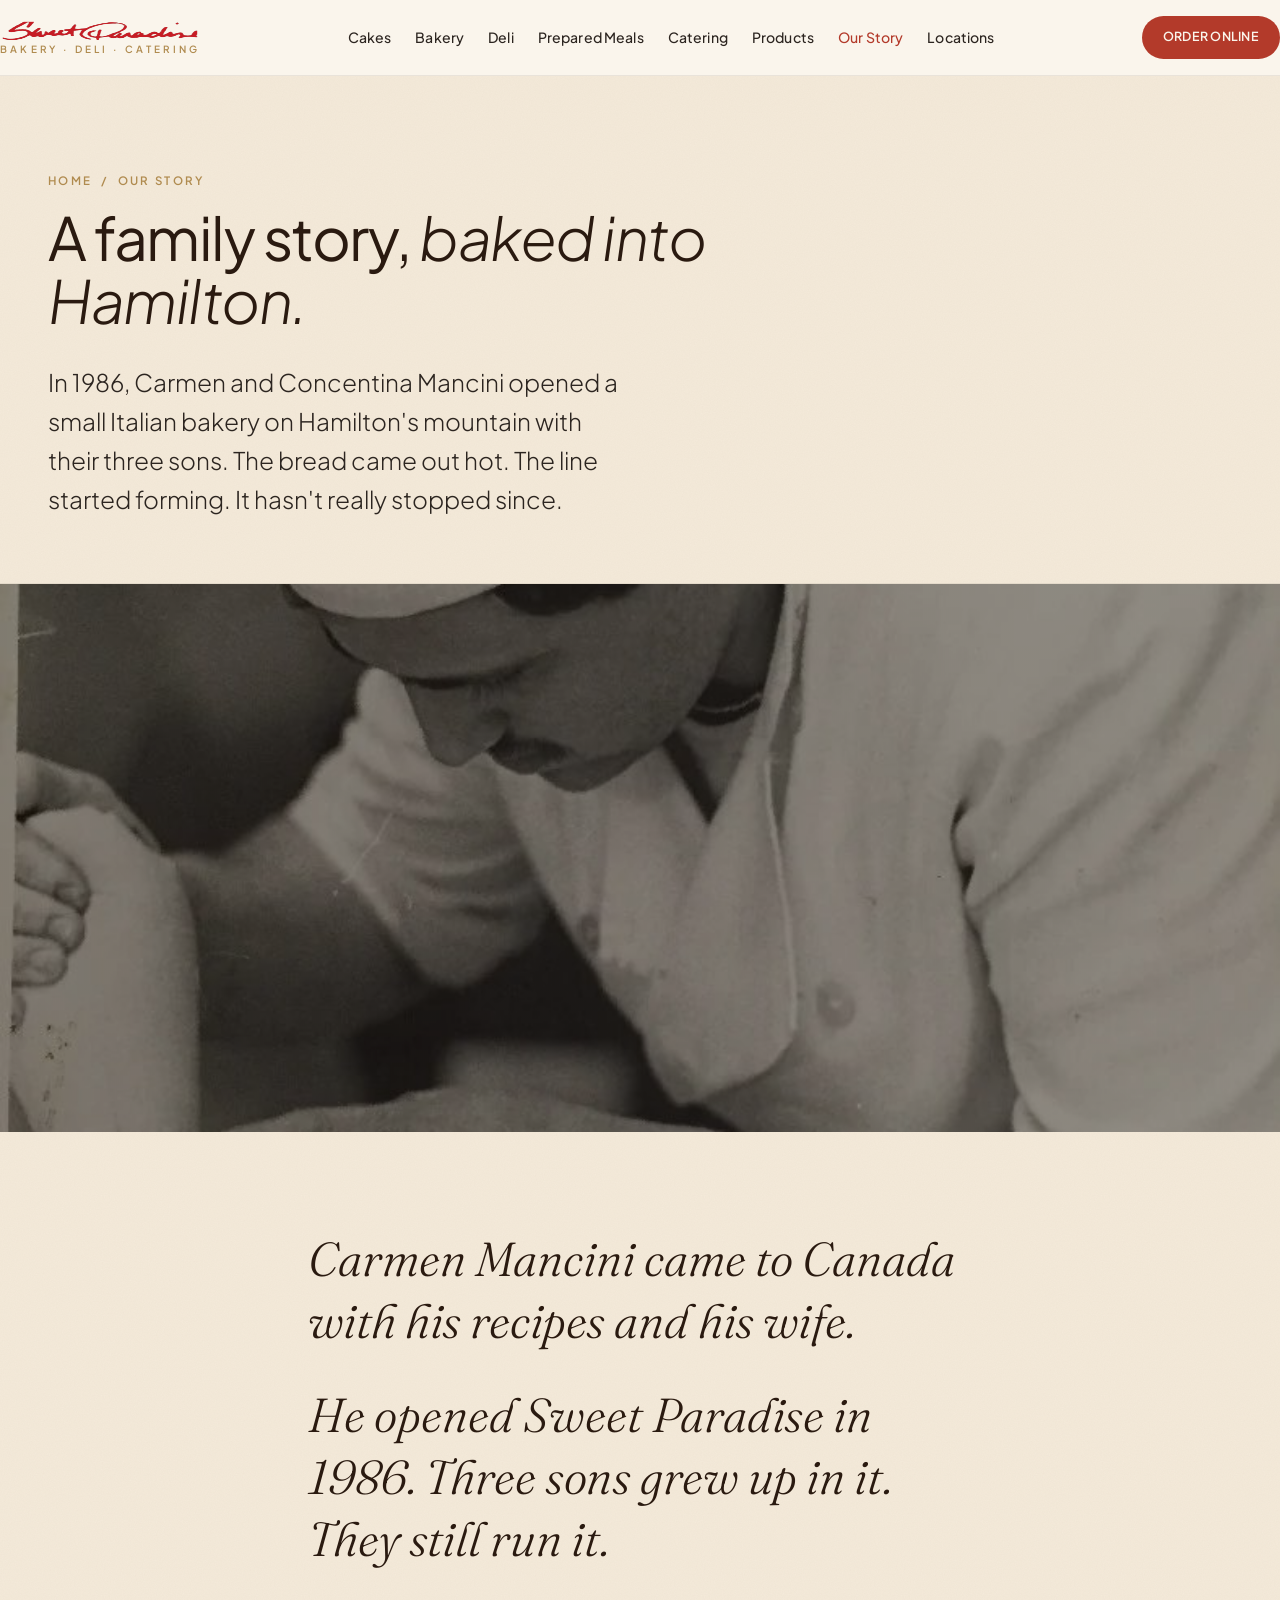
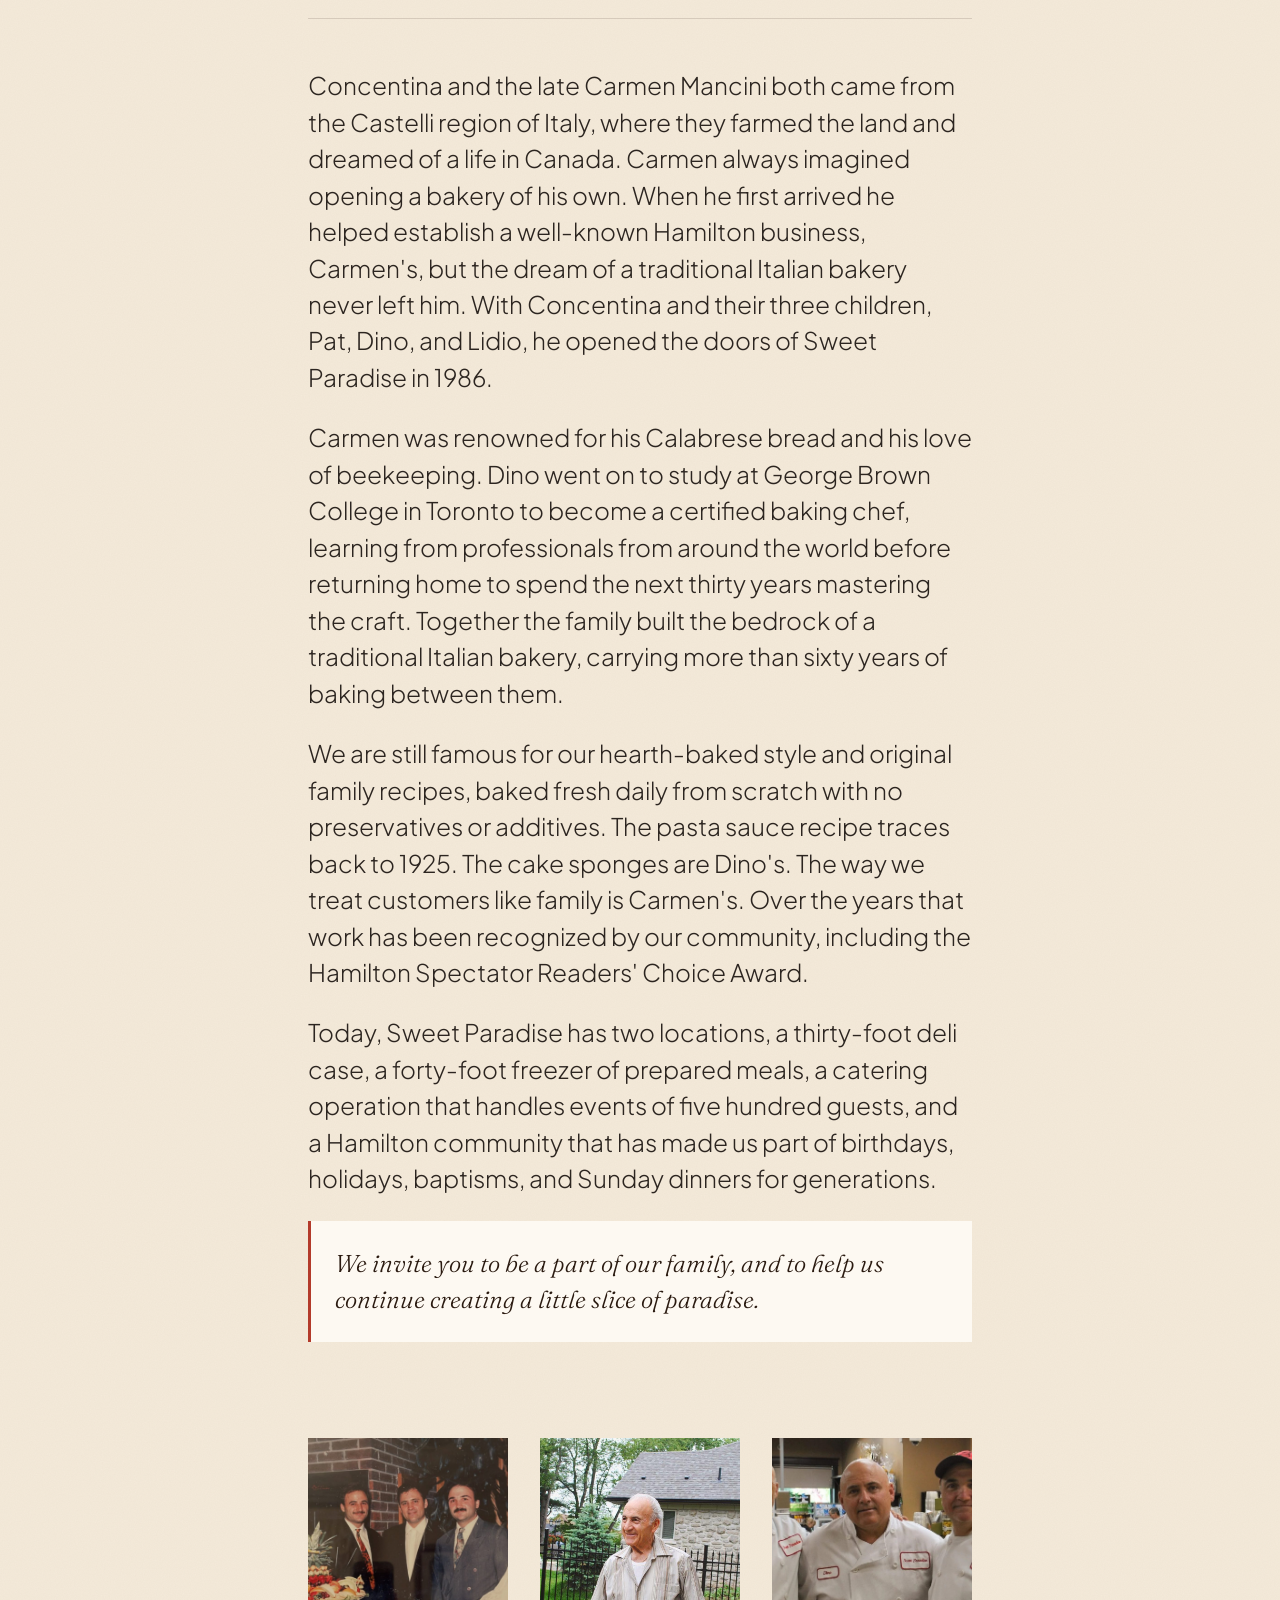
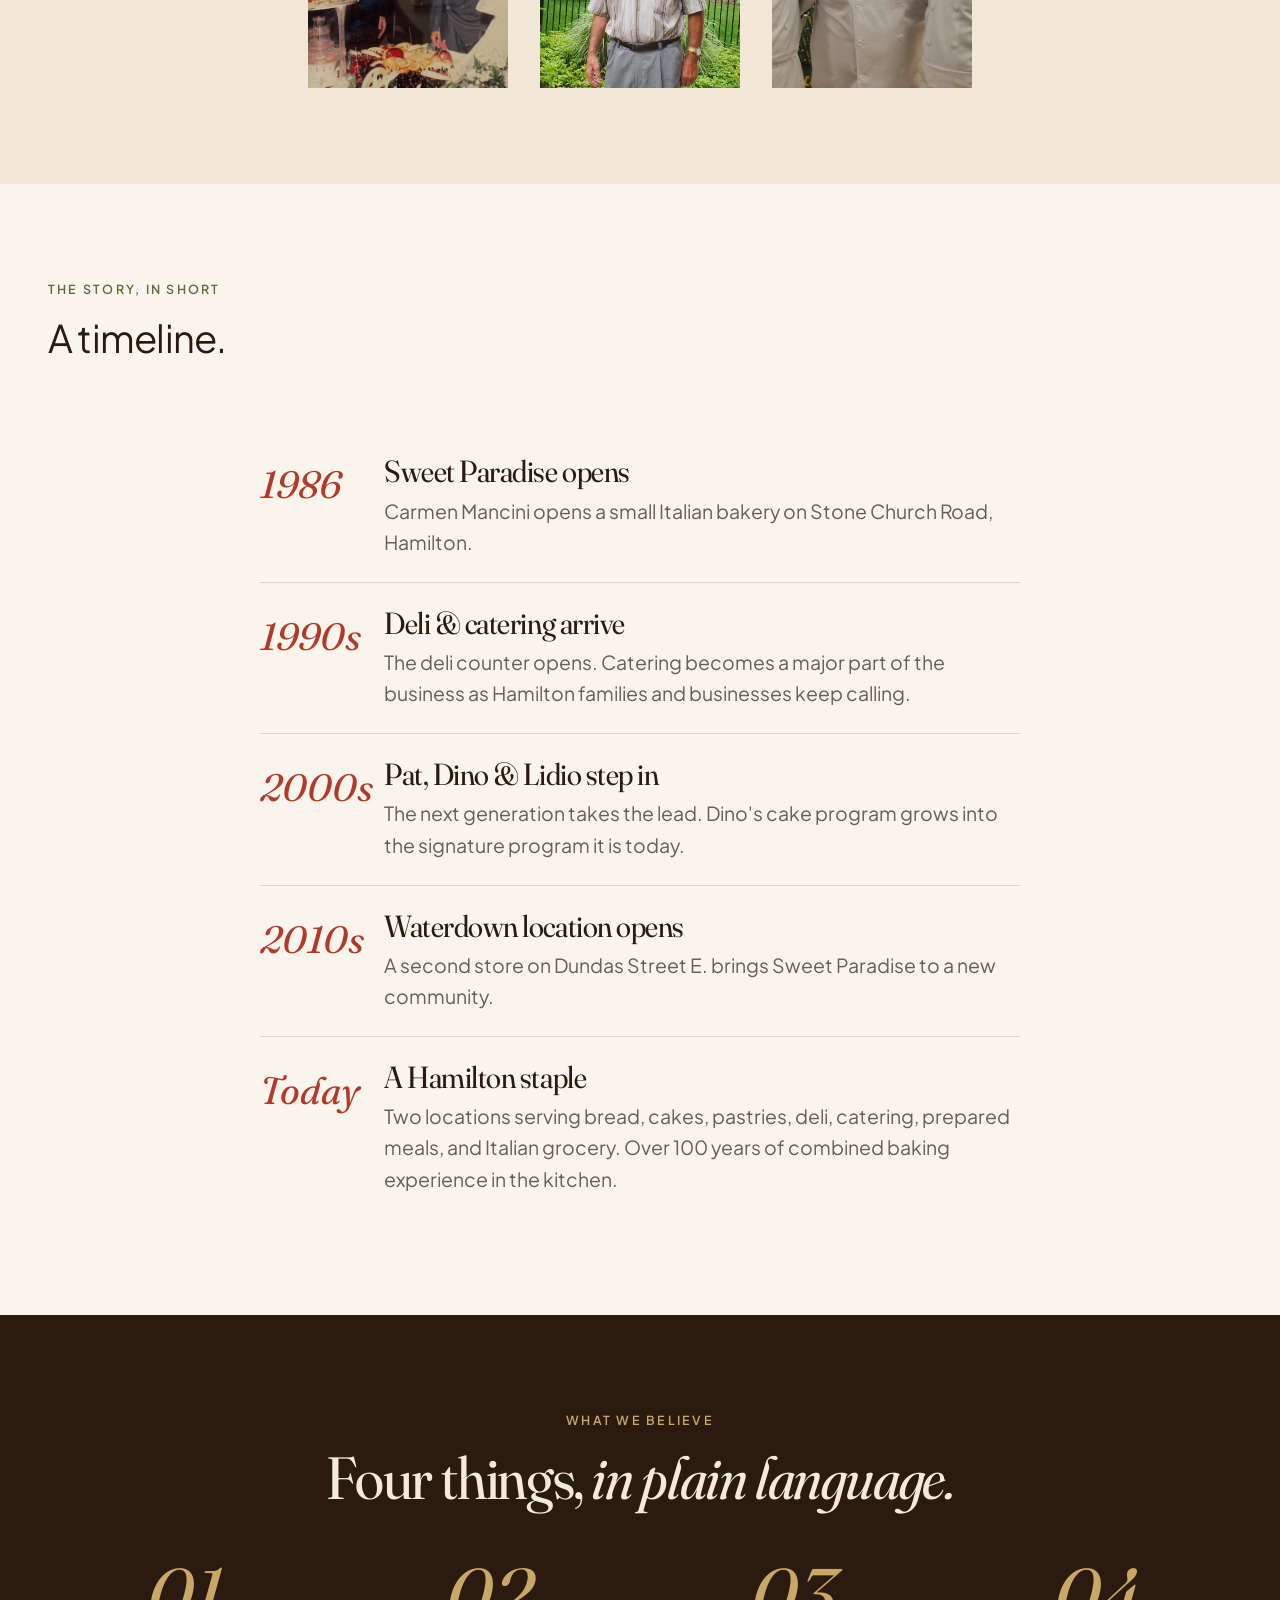
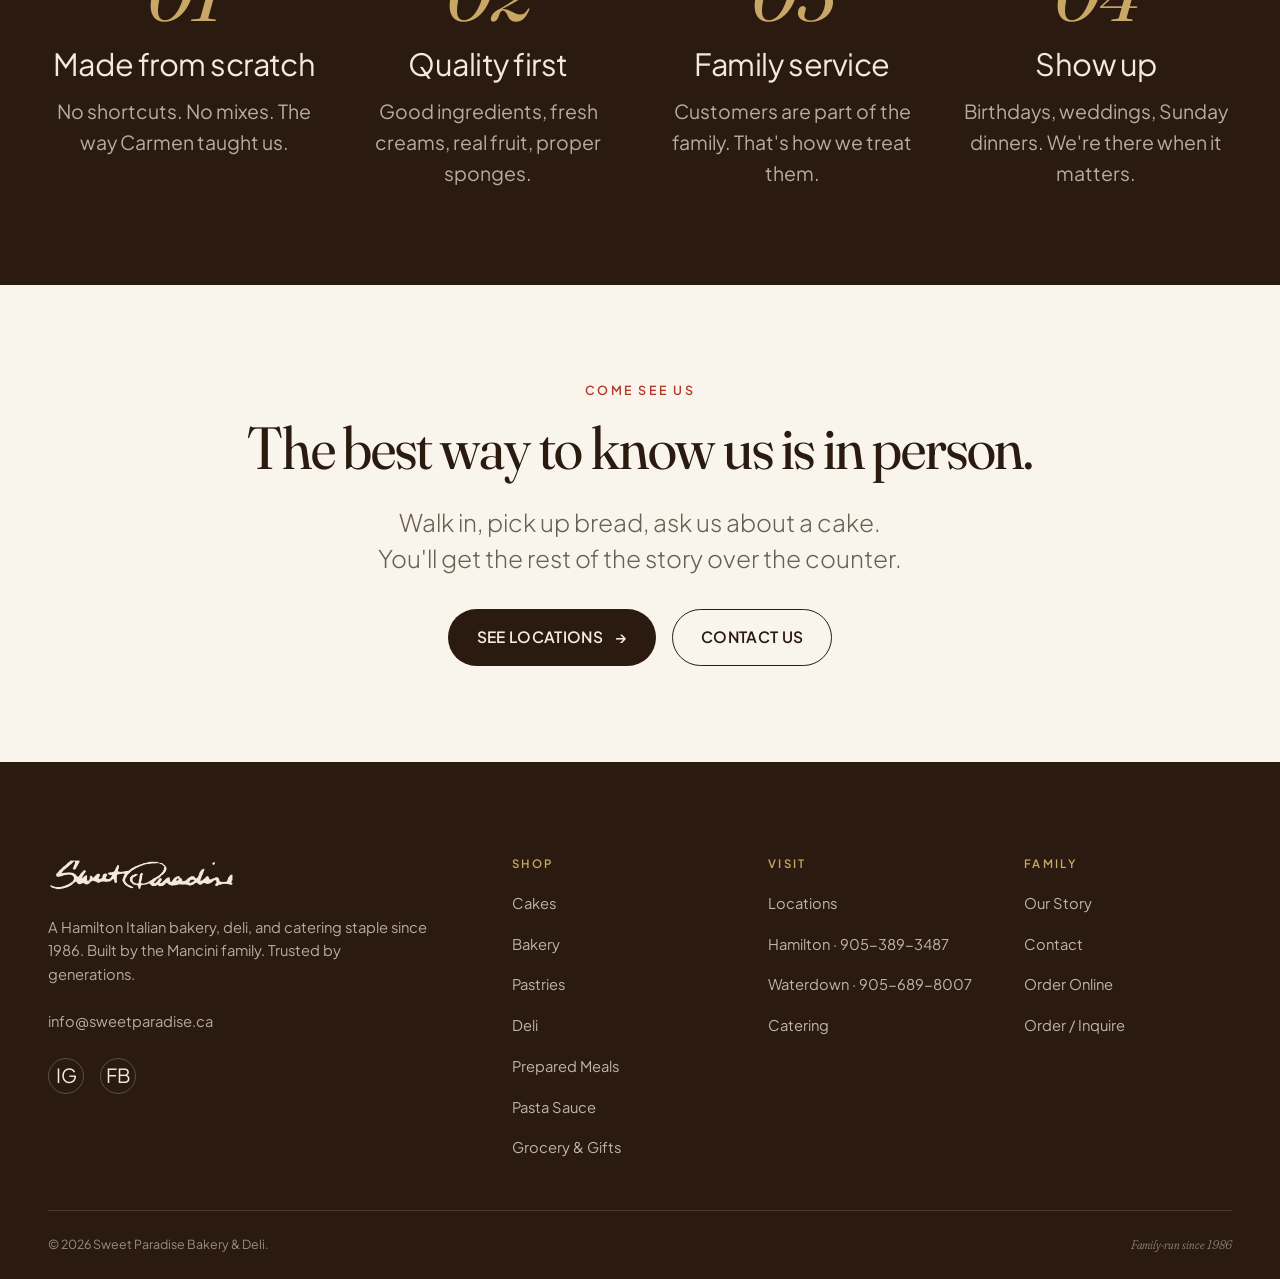
<file: our-story.html>
<!doctype html>
<html lang="en">
<head>
<meta charset="utf-8">
<meta name="viewport" content="width=device-width, initial-scale=1">
<title>Our Story | The Mancini Family | Sweet Paradise Bakery Hamilton</title>
<meta name="description" content="The story of Sweet Paradise Bakery, founded by Carmen Mancini in 1986 and carried forward by his sons Pat, Dino, and Lidio. Hamilton's family-run Italian bakery for over 35 years.">
<link rel="canonical" href="https://www.sweetparadise.ca/our-story">
<meta name="theme-color" content="#2A1A10">
<link rel="icon" type="image/png" href="assets/favicon.png">
<link rel="apple-touch-icon" href="assets/apple-touch-icon.png">
<link rel="preconnect" href="https://fonts.googleapis.com">
<link rel="preconnect" href="https://fonts.gstatic.com" crossorigin>
<link href="https://fonts.googleapis.com/css2?family=Fraunces:ital,opsz,wght,SOFT@0,9..144,300..700,30..100;1,9..144,300..700,30..100&family=Plus+Jakarta+Sans:wght@400;500;600;700&display=swap" rel="stylesheet">
<link rel="stylesheet" href="css/main.css">
</head>
<body class="has-mobile-bar">

<!-- NAV -->
<header class="nav">
  <div class="container nav__inner">
    <a href="index.html" class="nav__logo"><img src="assets/logo-red.png" alt="Sweet Paradise" class="nav__logo-img"><span class="nav__logo-sub">Bakery · Deli · Catering</span></a>
    <nav class="nav__menu"><a href="cakes.html">Cakes</a><a href="bakery.html">Bakery</a><a href="deli.html">Deli</a><a href="prepared-meals.html">Prepared Meals</a><a href="catering.html">Catering</a><a href="product-list.html">Products</a><a href="our-story.html" class="active">Our Story</a><a href="locations.html">Locations</a></nav>
    <a href="https://order.online/business/SweetParadise-209088" target="_blank" rel="noopener" class="btn btn--tomato btn--sm nav__cta">Order Online</a>
    <button class="nav__toggle" data-drawer-open><span>Menu</span><span class="nav__toggle-icon"><span></span><span></span></span></button>
  </div>
</header>

<aside class="drawer" data-drawer>
  <div class="drawer__head"><img src="assets/logo-red.png" alt="Sweet Paradise" class="nav__logo-img"><button class="drawer__close" data-drawer-close>✕</button></div>
  <nav class="drawer__menu"><a href="index.html">Home</a><a href="cakes.html">Cakes</a><a href="bakery.html">Bakery</a><a href="pastries.html">Pastries</a><a href="deli.html">Deli</a><a href="prepared-meals.html">Prepared Meals</a><a href="catering.html">Catering</a><a href="pasta-sauce.html">Pasta Sauce</a><a href="grocery.html">Grocery & Gifts</a><a href="specials.html">Specials</a><a href="product-list.html">Product List</a><a href="our-story.html">Our Story</a><a href="locations.html">Locations</a><a href="contact.html">Contact</a></nav>
</aside>

<!-- EDITORIAL HERO -->
<section class="page-head paper-grain" style="padding: var(--space-7) 0 var(--space-6);">
  <div class="container page-head__inner">
    <div class="page-head__crumb"><a href="index.html">Home</a> &nbsp;/&nbsp; Our Story</div>
    <h1>A family story, <em class="display">baked into Hamilton.</em></h1>
    <p class="page-head__lead">In 1986, Carmen and Concentina Mancini opened a small Italian bakery on Hamilton's mountain with their three sons. The bread came out hot. The line started forming. It hasn't really stopped since.</p>
  </div>
</section>

<!-- EDITORIAL IMAGE -->
<section style="background: var(--cream);">
  <div style="aspect-ratio: 21 / 9; background-color: #2A1A10; background-image: linear-gradient(rgba(26,20,16,0.45), rgba(26,20,16,0.45)), url('assets/img/heritage-piping-bw.jpg'); background-size: cover; background-position: center;"></div>
</section>

<!-- STORY -->
<section class="section section--cream paper-grain">
  <div class="container" style="max-width: 760px;">
    <div style="font-family: var(--font-display); font-size: var(--step-4); line-height: 1.3; color: var(--espresso); font-style: italic; font-weight: 300;">
      <p style="margin-bottom: var(--space-4);">Carmen Mancini came to Canada with his recipes and his wife.</p>
      <p style="margin-bottom: var(--space-4);">He opened Sweet Paradise in 1986. Three sons grew up in it. They still run it.</p>
    </div>

    <div class="divider"></div>

    <div class="lead" style="margin-top: var(--space-4); display: flex; flex-direction: column; gap: var(--space-3);">
      <p>Concentina and the late Carmen Mancini both came from the Castelli region of Italy, where they farmed the land and dreamed of a life in Canada. Carmen always imagined opening a bakery of his own. When he first arrived he helped establish a well-known Hamilton business, Carmen's, but the dream of a traditional Italian bakery never left him. With Concentina and their three children, Pat, Dino, and Lidio, he opened the doors of Sweet Paradise in 1986.</p>

      <p>Carmen was renowned for his Calabrese bread and his love of beekeeping. Dino went on to study at George Brown College in Toronto to become a certified baking chef, learning from professionals from around the world before returning home to spend the next thirty years mastering the craft. Together the family built the bedrock of a traditional Italian bakery, carrying more than sixty years of baking between them.</p>

      <p>We are still famous for our hearth-baked style and original family recipes, baked fresh daily from scratch with no preservatives or additives. The pasta sauce recipe traces back to 1925. The cake sponges are Dino's. The way we treat customers like family is Carmen's. Over the years that work has been recognized by our community, including the Hamilton Spectator Readers' Choice Award.</p>

      <p>Today, Sweet Paradise has two locations, a thirty-foot deli case, a forty-foot freezer of prepared meals, a catering operation that handles events of five hundred guests, and a Hamilton community that has made us part of birthdays, holidays, baptisms, and Sunday dinners for generations.</p>

      <p style="font-family: var(--font-display); font-style: italic; font-size: var(--step-1); color: var(--espresso); padding: var(--space-3); border-left: 3px solid var(--tomato); background: var(--flour-bright);">We invite you to be a part of our family, and to help us continue creating a little slice of paradise.</p>
    </div>

    <div class="story-gallery reveal" style="margin-top: var(--space-7);">
      <div class="frame"><img src="assets/img/heritage-family.jpg" alt="The Mancini family in the early years of Sweet Paradise" loading="lazy"></div>
      <div class="frame"><img src="assets/img/heritage-elder.jpg" alt="Carmen Mancini, founder of Sweet Paradise" loading="lazy"></div>
      <div class="frame"><img src="assets/img/team-brothers.jpg" alt="Pat, Dino, and Lidio Mancini today" loading="lazy"></div>
    </div>
  </div>
</section>

<!-- TIMELINE -->
<section class="section">
  <div class="container">
    <div class="section-head">
      <div class="section-head__title">
        <div class="eyebrow eyebrow--olive">The Story, In Short</div>
        <h2 style="margin-top: var(--space-2);">A timeline.</h2>
      </div>
    </div>

    <div style="display: grid; grid-template-columns: 1fr; gap: 0; max-width: 760px; margin: 0 auto;">

      <div style="display: grid; grid-template-columns: 100px 1fr; gap: var(--space-3); padding: var(--space-3) 0; border-bottom: 1px solid var(--line);">
        <div style="font-family: var(--font-display); font-size: var(--step-3); color: var(--tomato); font-style: italic;">1986</div>
        <div>
          <h4>Sweet Paradise opens</h4>
          <p style="color: var(--muted); margin-top: 0.5rem;">Carmen Mancini opens a small Italian bakery on Stone Church Road, Hamilton.</p>
        </div>
      </div>

      <div style="display: grid; grid-template-columns: 100px 1fr; gap: var(--space-3); padding: var(--space-3) 0; border-bottom: 1px solid var(--line);">
        <div style="font-family: var(--font-display); font-size: var(--step-3); color: var(--tomato); font-style: italic;">1990s</div>
        <div>
          <h4>Deli & catering arrive</h4>
          <p style="color: var(--muted); margin-top: 0.5rem;">The deli counter opens. Catering becomes a major part of the business as Hamilton families and businesses keep calling.</p>
        </div>
      </div>

      <div style="display: grid; grid-template-columns: 100px 1fr; gap: var(--space-3); padding: var(--space-3) 0; border-bottom: 1px solid var(--line);">
        <div style="font-family: var(--font-display); font-size: var(--step-3); color: var(--tomato); font-style: italic;">2000s</div>
        <div>
          <h4>Pat, Dino & Lidio step in</h4>
          <p style="color: var(--muted); margin-top: 0.5rem;">The next generation takes the lead. Dino's cake program grows into the signature program it is today.</p>
        </div>
      </div>

      <div style="display: grid; grid-template-columns: 100px 1fr; gap: var(--space-3); padding: var(--space-3) 0; border-bottom: 1px solid var(--line);">
        <div style="font-family: var(--font-display); font-size: var(--step-3); color: var(--tomato); font-style: italic;">2010s</div>
        <div>
          <h4>Waterdown location opens</h4>
          <p style="color: var(--muted); margin-top: 0.5rem;">A second store on Dundas Street E. brings Sweet Paradise to a new community.</p>
        </div>
      </div>

      <div style="display: grid; grid-template-columns: 100px 1fr; gap: var(--space-3); padding: var(--space-3) 0;">
        <div style="font-family: var(--font-display); font-size: var(--step-3); color: var(--tomato); font-style: italic;">Today</div>
        <div>
          <h4>A Hamilton staple</h4>
          <p style="color: var(--muted); margin-top: 0.5rem;">Two locations serving bread, cakes, pastries, deli, catering, prepared meals, and Italian grocery. Over 100 years of combined baking experience in the kitchen.</p>
        </div>
      </div>
    </div>
  </div>
</section>

<!-- VALUES -->
<section class="section section--espresso paper-grain">
  <div class="container">
    <div style="text-align: center; max-width: 720px; margin: 0 auto var(--space-5);">
      <div class="eyebrow" style="color: var(--brass-soft);">What We Believe</div>
      <h2 style="color: var(--cream); margin-top: var(--space-2);">Four things, <em class="italic">in plain language.</em></h2>
    </div>

    <div class="grid grid-4">
      <div style="text-align: center;"><div style="font-family: var(--font-display); font-size: var(--step-6); color: var(--brass-soft); font-style: italic; line-height: 1;">01</div><h4 style="color: var(--cream); margin-top: var(--space-2);">Made from scratch</h4><p style="color: rgba(244, 234, 218, 0.7); margin-top: 0.5rem;">No shortcuts. No mixes. The way Carmen taught us.</p></div>
      <div style="text-align: center;"><div style="font-family: var(--font-display); font-size: var(--step-6); color: var(--brass-soft); font-style: italic; line-height: 1;">02</div><h4 style="color: var(--cream); margin-top: var(--space-2);">Quality first</h4><p style="color: rgba(244, 234, 218, 0.7); margin-top: 0.5rem;">Good ingredients, fresh creams, real fruit, proper sponges.</p></div>
      <div style="text-align: center;"><div style="font-family: var(--font-display); font-size: var(--step-6); color: var(--brass-soft); font-style: italic; line-height: 1;">03</div><h4 style="color: var(--cream); margin-top: var(--space-2);">Family service</h4><p style="color: rgba(244, 234, 218, 0.7); margin-top: 0.5rem;">Customers are part of the family. That's how we treat them.</p></div>
      <div style="text-align: center;"><div style="font-family: var(--font-display); font-size: var(--step-6); color: var(--brass-soft); font-style: italic; line-height: 1;">04</div><h4 style="color: var(--cream); margin-top: var(--space-2);">Show up</h4><p style="color: rgba(244, 234, 218, 0.7); margin-top: 0.5rem;">Birthdays, weddings, Sunday dinners. We're there when it matters.</p></div>
    </div>
  </div>
</section>

<!-- VISIT CTA -->
<section class="section">
  <div class="container t-center">
    <div class="eyebrow">Come See Us</div>
    <h2 style="margin: var(--space-2) 0 var(--space-3);">The best way to know us is in person.</h2>
    <p class="lead" style="max-width: 540px; margin: 0 auto var(--space-4); color: var(--muted);">Walk in, pick up bread, ask us about a cake. You'll get the rest of the story over the counter.</p>
    <div style="display: flex; gap: 1rem; justify-content: center; flex-wrap: wrap;">
      <a href="locations.html" class="btn btn--primary btn-icon">See Locations</a>
      <a href="contact.html" class="btn btn--ghost">Contact Us</a>
    </div>
  </div>
</section>

<!-- FOOTER -->
<footer class="footer">
  <div class="container">
    <div class="footer__grid">
      <div class="footer__brand"><img src="assets/logo-cream.png" alt="Sweet Paradise" class="footer__logo-img"><p>A Hamilton Italian bakery, deli, and catering staple since 1986. Built by the Mancini family. Trusted by generations.</p><p style="margin-top:var(--space-3);"><a href="mailto:info@sweetparadise.ca" style="color:inherit;">info@sweetparadise.ca</a></p>
        <div class="footer__social"><a href="https://www.instagram.com/sweetparadisebakery/">IG</a><a href="https://www.facebook.com/sweetparadisebakerydeli/">FB</a></div></div>
      <div class="footer__col"><h5>Shop</h5><ul><li><a href="cakes.html">Cakes</a></li><li><a href="bakery.html">Bakery</a></li><li><a href="pastries.html">Pastries</a></li><li><a href="deli.html">Deli</a></li><li><a href="prepared-meals.html">Prepared Meals</a></li><li><a href="pasta-sauce.html">Pasta Sauce</a></li><li><a href="grocery.html">Grocery & Gifts</a></li></ul></div>
      <div class="footer__col"><h5>Visit</h5><ul><li><a href="locations.html">Locations</a></li><li><a href="tel:9053893487">Hamilton · 905-389-3487</a></li><li><a href="tel:9056898007">Waterdown · 905-689-8007</a></li><li><a href="catering.html">Catering</a></li></ul></div>
      <div class="footer__col"><h5>Family</h5><ul><li><a href="our-story.html">Our Story</a></li><li><a href="contact.html">Contact</a></li><li><a href="https://order.online/business/SweetParadise-209088" target="_blank" rel="noopener">Order Online</a></li>
          <li><a href="order.html">Order / Inquire</a></li></ul></div>
    </div>
    <div class="footer__legal"><span>&copy; 2026 Sweet Paradise Bakery & Deli.</span><span class="italic script">Family-run since 1986</span></div>
  </div>
</footer>

<nav class="mobile-bar" aria-label="Quick actions">
  <a href="tel:9053893487"><span>Hamilton</span><span style="font-size: 0.55rem; opacity: 0.7;">Call</span></a>
  <a href="tel:9056898007"><span>Waterdown</span><span style="font-size: 0.55rem; opacity: 0.7;">Call</span></a>
  <a href="https://order.online/business/SweetParadise-209088" target="_blank" rel="noopener" class="is-accent"><span>Order</span><span style="font-size: 0.55rem; opacity: 0.85;">Online</span></a>
  <a href="cakes.html"><span>Cakes</span><span style="font-size: 0.55rem; opacity: 0.7;">Order</span></a>
</nav>

<script src="js/main.js"></script>
</body>
</html>
</file>
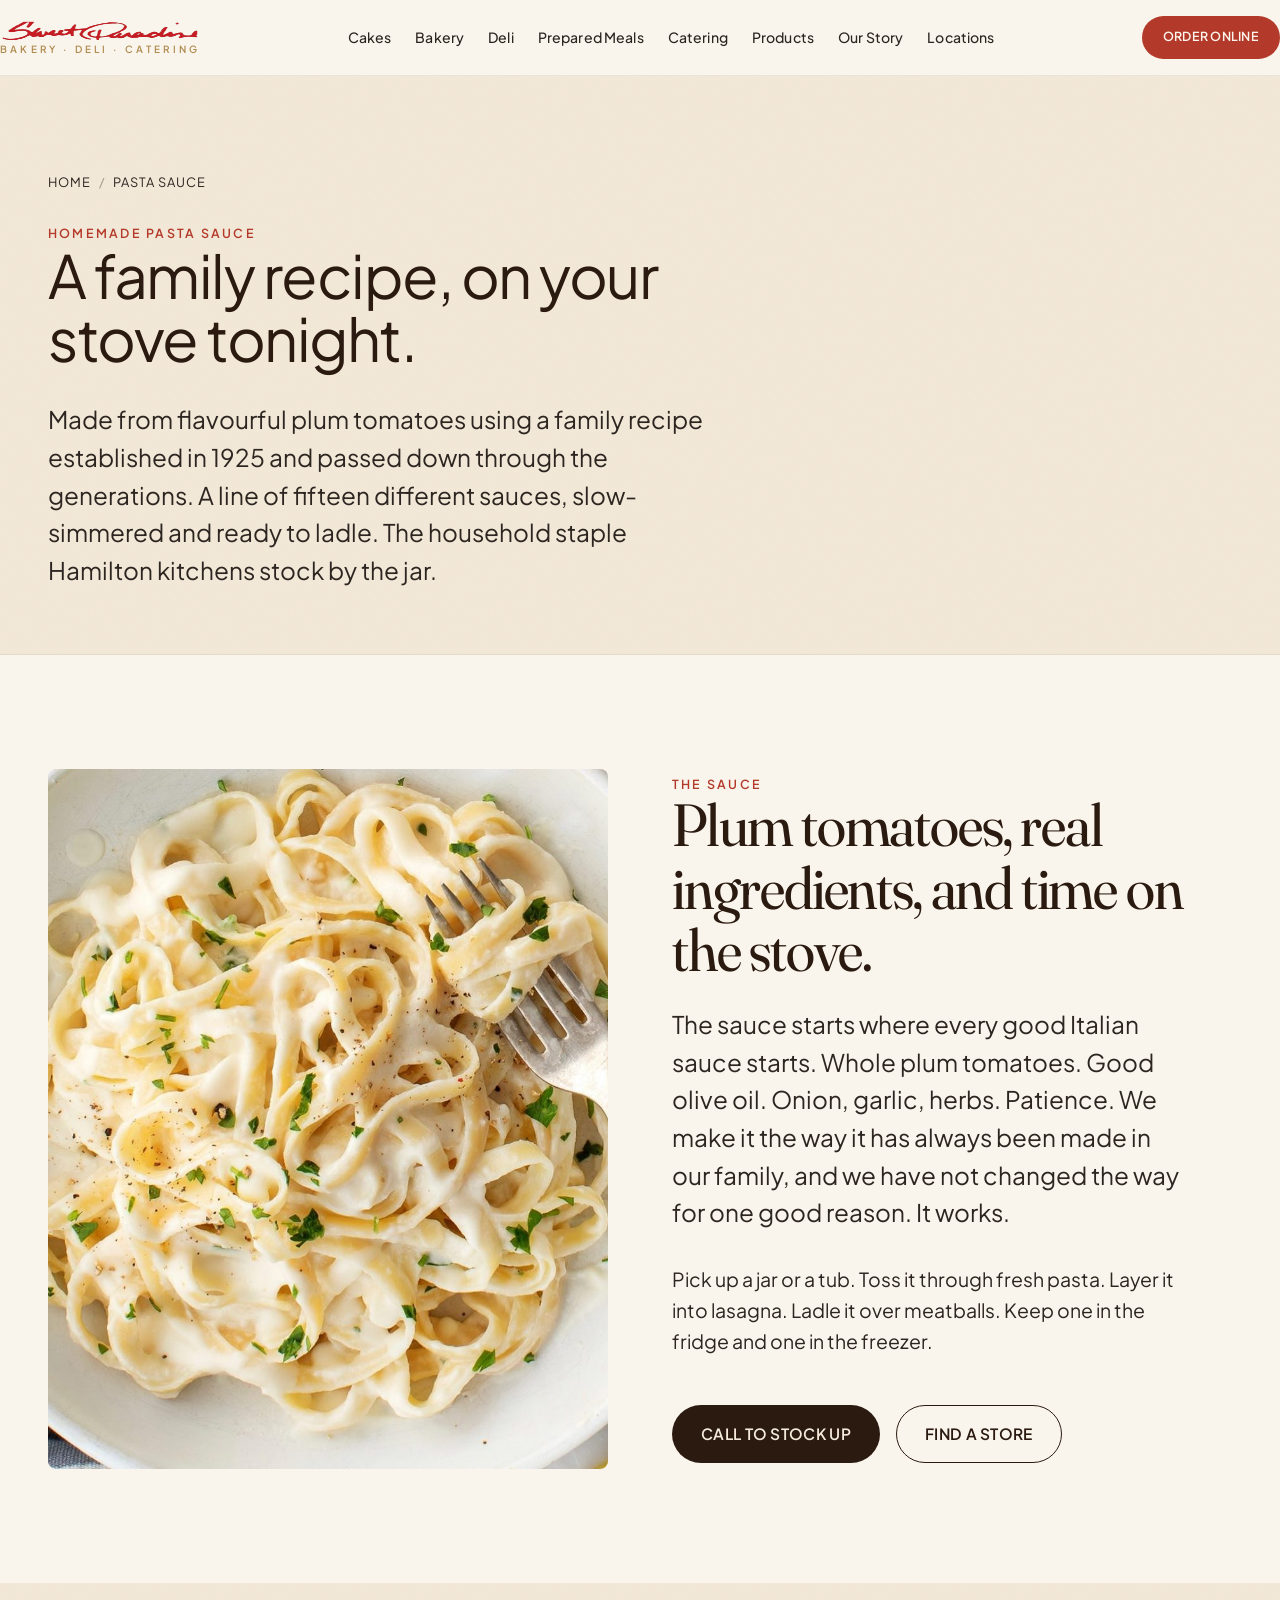
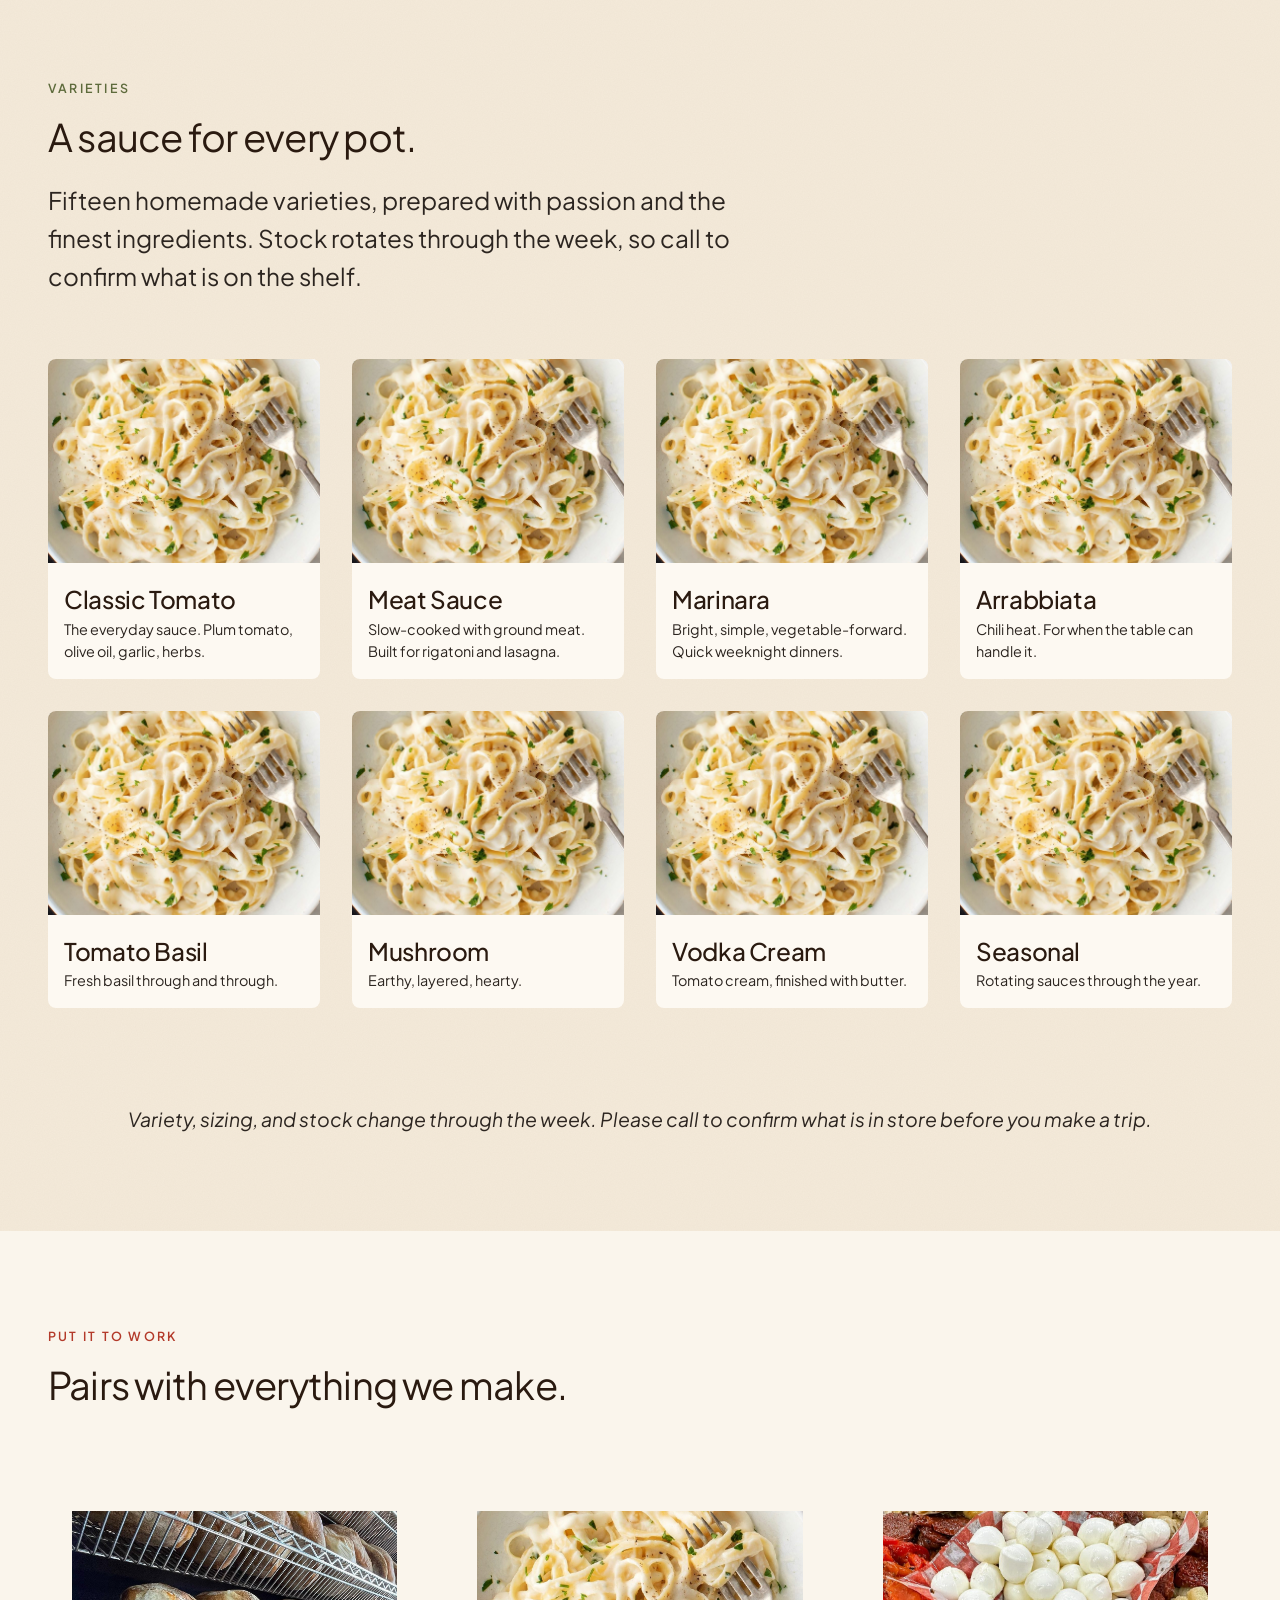
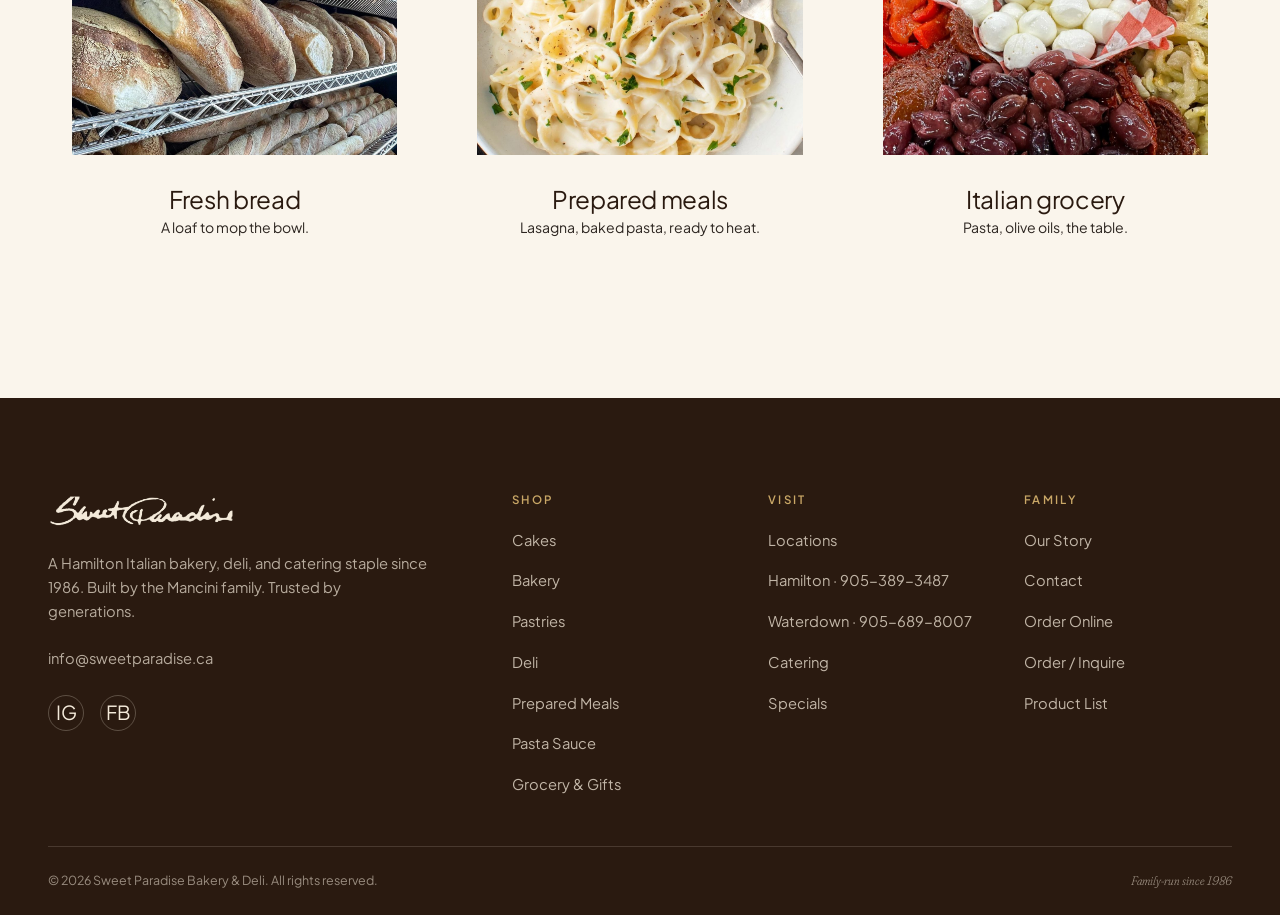
<file: pasta-sauce.html>
<!doctype html>
<html lang="en">
<head>
<meta charset="utf-8">
<meta name="viewport" content="width=device-width, initial-scale=1">
<title>Homemade Pasta Sauce | Sweet Paradise Bakery & Deli · Hamilton</title>
<meta name="description" content="Homemade Italian pasta sauce at Sweet Paradise Bakery & Deli. Made from plum tomatoes with family recipes passed down through generations. Hamilton and Waterdown.">
<link rel="canonical" href="https://www.sweetparadise.ca/pasta-sauce">
<meta property="og:title" content="Homemade Pasta Sauce | Sweet Paradise">
<meta property="og:description" content="Italian pasta sauce made the family way. Plum tomatoes, real ingredients, generations of practice.">
<meta name="theme-color" content="#2A1A10">
<link rel="icon" type="image/png" href="assets/favicon.png">
<link rel="apple-touch-icon" href="assets/apple-touch-icon.png">

<link rel="preconnect" href="https://fonts.googleapis.com">
<link rel="preconnect" href="https://fonts.gstatic.com" crossorigin>
<link href="https://fonts.googleapis.com/css2?family=Fraunces:ital,opsz,wght,SOFT@0,9..144,300..700,30..100;1,9..144,300..700,30..100&family=Plus+Jakarta+Sans:wght@400;500;600;700&display=swap" rel="stylesheet">
<link rel="stylesheet" href="css/main.css">
</head>
<body class="has-mobile-bar">

<header class="nav">
  <div class="container nav__inner">
    <a href="index.html" class="nav__logo" aria-label="Sweet Paradise home">
      <img src="assets/logo-red.png" alt="Sweet Paradise" class="nav__logo-img">
      <span class="nav__logo-sub">Bakery · Deli · Catering</span>
    </a>
    <nav class="nav__menu" aria-label="Primary">
      <a href="cakes.html">Cakes</a>
      <a href="bakery.html">Bakery</a>
      <a href="deli.html">Deli</a>
      <a href="prepared-meals.html">Prepared Meals</a>
      <a href="catering.html">Catering</a>
      <a href="product-list.html">Products</a>
      <a href="our-story.html">Our Story</a>
      <a href="locations.html">Locations</a>
    </nav>
    <a href="https://order.online/business/SweetParadise-209088" target="_blank" rel="noopener" class="btn btn--tomato btn--sm nav__cta">Order Online</a>
    <button class="nav__toggle" data-drawer-open aria-label="Open menu">
      <span>Menu</span>
      <span class="nav__toggle-icon"><span></span><span></span></span>
    </button>
  </div>
</header>

<aside class="drawer" data-drawer aria-label="Mobile menu">
  <div class="drawer__head">
    <img src="assets/logo-red.png" alt="Sweet Paradise" class="nav__logo-img">
    <button class="drawer__close" data-drawer-close aria-label="Close menu">✕</button>
  </div>
  <nav class="drawer__menu">
    <a href="cakes.html">Cakes</a>
    <a href="bakery.html">Bakery</a>
    <a href="pastries.html">Pastries</a>
    <a href="deli.html">Deli</a>
    <a href="prepared-meals.html">Prepared Meals</a>
    <a href="catering.html">Catering</a>
    <a href="pasta-sauce.html">Pasta Sauce</a>
    <a href="grocery.html">Grocery & Gift Baskets</a>
    <a href="specials.html">Specials</a>
    <a href="product-list.html">Product List</a>
    <a href="our-story.html">Our Story</a>
    <a href="locations.html">Locations</a>
    <a href="contact.html">Contact</a>
    <a href="order.html" class="btn btn--tomato" style="margin-top: var(--space-3);">Order / Inquire</a>
  </nav>
</aside>

<section class="page-head paper-grain">
  <div class="container">
    <nav class="breadcrumb" aria-label="Breadcrumb">
      <a href="index.html">Home</a><span>/</span><span>Pasta Sauce</span>
    </nav>
    <div class="eyebrow eyebrow--tomato">Homemade Pasta Sauce</div>
    <h1>A family recipe, on your stove tonight.</h1>
    <p class="lede">Made from flavourful plum tomatoes using a family recipe established in 1925 and passed down through the generations. A line of fifteen different sauces, slow-simmered and ready to ladle. The household staple Hamilton kitchens stock by the jar.</p>
  </div>
</section>

<!-- ===== STORY ===== -->
<section class="section">
  <div class="container">
    <article class="feature reveal">
      <div class="feature__media">
        <img src="assets/img/pasta-alfredo.jpg" alt="Pasta sauce simmering" onerror="this.onerror=null;this.src='[data-uri]'" loading="lazy">
      </div>
      <div class="feature__body">
        <div class="eyebrow">The Sauce</div>
        <h2>Plum tomatoes, real ingredients, and time on the stove.</h2>
        <p class="lede">The sauce starts where every good Italian sauce starts. Whole plum tomatoes. Good olive oil. Onion, garlic, herbs. Patience. We make it the way it has always been made in our family, and we have not changed the way for one good reason. It works.</p>
        <p style="margin-top: var(--space-4); color: var(--color-text-soft);">Pick up a jar or a tub. Toss it through fresh pasta. Layer it into lasagna. Ladle it over meatballs. Keep one in the fridge and one in the freezer.</p>
        <div class="cta-row" style="margin-top: var(--space-5);">
          <a href="tel:9053893487" class="btn btn--primary">Call to Stock Up</a>
          <a href="locations.html" class="btn btn--ghost">Find a Store</a>
        </div>
      </div>
    </article>
  </div>
</section>

<!-- ===== VARIETIES ===== -->
<section class="section section--cream paper-grain">
  <div class="container">
    <div class="section-head">
      <div class="section-head__title">
        <div class="eyebrow eyebrow--olive">Varieties</div>
        <h2 style="margin-top: var(--space-2);">A sauce for every pot.</h2>
        <p class="lede" style="margin-top: var(--space-3);">Fifteen homemade varieties, prepared with passion and the finest ingredients. Stock rotates through the week, so call to confirm what is on the shelf.</p>
      </div>
    </div>
    <div class="grid grid-4">
      <article class="product-card reveal"><div class="product-card__media"><img src="assets/img/pasta-alfredo.jpg" alt="" onerror="this.onerror=null;this.src='[data-uri]'" loading="lazy"></div><div class="product-card__body"><h4>Classic Tomato</h4><p>The everyday sauce. Plum tomato, olive oil, garlic, herbs.</p></div></article>
      <article class="product-card reveal"><div class="product-card__media"><img src="assets/img/pasta-alfredo.jpg" alt="" onerror="this.onerror=null;this.src='[data-uri]'" loading="lazy"></div><div class="product-card__body"><h4>Meat Sauce</h4><p>Slow-cooked with ground meat. Built for rigatoni and lasagna.</p></div></article>
      <article class="product-card reveal"><div class="product-card__media"><img src="assets/img/pasta-alfredo.jpg" alt="" onerror="this.onerror=null;this.src='[data-uri]'" loading="lazy"></div><div class="product-card__body"><h4>Marinara</h4><p>Bright, simple, vegetable-forward. Quick weeknight dinners.</p></div></article>
      <article class="product-card reveal"><div class="product-card__media"><img src="assets/img/pasta-alfredo.jpg" alt="" onerror="this.onerror=null;this.src='[data-uri]'" loading="lazy"></div><div class="product-card__body"><h4>Arrabbiata</h4><p>Chili heat. For when the table can handle it.</p></div></article>
      <article class="product-card reveal"><div class="product-card__media"><img src="assets/img/pasta-alfredo.jpg" alt="" onerror="this.onerror=null;this.src='[data-uri]'" loading="lazy"></div><div class="product-card__body"><h4>Tomato Basil</h4><p>Fresh basil through and through.</p></div></article>
      <article class="product-card reveal"><div class="product-card__media"><img src="assets/img/pasta-alfredo.jpg" alt="" onerror="this.onerror=null;this.src='[data-uri]'" loading="lazy"></div><div class="product-card__body"><h4>Mushroom</h4><p>Earthy, layered, hearty.</p></div></article>
      <article class="product-card reveal"><div class="product-card__media"><img src="assets/img/pasta-alfredo.jpg" alt="" onerror="this.onerror=null;this.src='[data-uri]'" loading="lazy"></div><div class="product-card__body"><h4>Vodka Cream</h4><p>Tomato cream, finished with butter.</p></div></article>
      <article class="product-card reveal"><div class="product-card__media"><img src="assets/img/pasta-alfredo.jpg" alt="" onerror="this.onerror=null;this.src='[data-uri]'" loading="lazy"></div><div class="product-card__body"><h4>Seasonal</h4><p>Rotating sauces through the year.</p></div></article>
    </div>
    <p style="text-align: center; margin-top: var(--space-7); color: var(--color-text-soft); font-style: italic;">Variety, sizing, and stock change through the week. Please call to confirm what is in store before you make a trip.</p>
  </div>
</section>

<!-- ===== USE IT ===== -->
<section class="section">
  <div class="container">
    <div class="section-head">
      <div class="section-head__title">
        <div class="eyebrow">Put It to Work</div>
        <h2 style="margin-top: var(--space-2);">Pairs with everything we make.</h2>
      </div>
    </div>
    <div class="grid grid-3">
      <a href="bakery.html" class="cat-tile reveal"><div class="cat-tile__media"><img src="assets/img/bread-racks.jpg" alt="" onerror="this.onerror=null;this.src='[data-uri]'" loading="lazy"></div><div class="cat-tile__body"><h3>Fresh bread</h3><p>A loaf to mop the bowl.</p></div></a>
      <a href="prepared-meals.html" class="cat-tile reveal"><div class="cat-tile__media"><img src="assets/img/pasta-alfredo.jpg" alt="" onerror="this.onerror=null;this.src='[data-uri]'" loading="lazy"></div><div class="cat-tile__body"><h3>Prepared meals</h3><p>Lasagna, baked pasta, ready to heat.</p></div></a>
      <a href="grocery.html" class="cat-tile reveal"><div class="cat-tile__media"><img src="assets/img/antipasto-platter.jpg" alt="" onerror="this.onerror=null;this.src='[data-uri]'" loading="lazy"></div><div class="cat-tile__body"><h3>Italian grocery</h3><p>Pasta, olive oils, the table.</p></div></a>
    </div>
  </div>
</section>

<footer class="footer">
  <div class="container">
    <div class="footer__grid">
      <div class="footer__brand">
        <img src="assets/logo-cream.png" alt="Sweet Paradise" class="footer__logo-img">
        <p>A Hamilton Italian bakery, deli, and catering staple since 1986. Built by the Mancini family. Trusted by generations.</p>
        <p style="margin-top:var(--space-3);"><a href="mailto:info@sweetparadise.ca" style="color:inherit;">info@sweetparadise.ca</a></p>
        <div class="footer__social">
          <a href="https://www.instagram.com/sweetparadisebakery/" target="_blank" rel="noopener" aria-label="Instagram">IG</a>
          <a href="https://www.facebook.com/sweetparadisebakerydeli/" target="_blank" rel="noopener" aria-label="Facebook">FB</a>
        </div>
      </div>
      <div class="footer__col"><h5>Shop</h5><ul><li><a href="cakes.html">Cakes</a></li><li><a href="bakery.html">Bakery</a></li><li><a href="pastries.html">Pastries</a></li><li><a href="deli.html">Deli</a></li><li><a href="prepared-meals.html">Prepared Meals</a></li><li><a href="pasta-sauce.html">Pasta Sauce</a></li><li><a href="grocery.html">Grocery & Gifts</a></li></ul></div>
      <div class="footer__col"><h5>Visit</h5><ul><li><a href="locations.html">Locations</a></li><li><a href="tel:9053893487">Hamilton · 905-389-3487</a></li><li><a href="tel:9056898007">Waterdown · 905-689-8007</a></li><li><a href="catering.html">Catering</a></li><li><a href="specials.html">Specials</a></li></ul></div>
      <div class="footer__col"><h5>Family</h5><ul><li><a href="our-story.html">Our Story</a></li><li><a href="contact.html">Contact</a></li><li><a href="https://order.online/business/SweetParadise-209088" target="_blank" rel="noopener">Order Online</a></li>
          <li><a href="order.html">Order / Inquire</a></li><li><a href="product-list.html">Product List</a></li></ul></div>
    </div>
    <div class="footer__legal">
      <span>&copy; 2026 Sweet Paradise Bakery & Deli. All rights reserved.</span>
      <span class="italic script">Family-run since 1986</span>
    </div>
  </div>
</footer>

<nav class="mobile-bar" aria-label="Quick actions">
  <a href="tel:9053893487"><span>Hamilton</span><span style="font-size: 0.55rem; opacity: 0.7;">Call</span></a>
  <a href="tel:9056898007"><span>Waterdown</span><span style="font-size: 0.55rem; opacity: 0.7;">Call</span></a>
  <a href="https://order.online/business/SweetParadise-209088" target="_blank" rel="noopener" class="is-accent"><span>Order</span><span style="font-size: 0.55rem; opacity: 0.85;">Online</span></a>
  <a href="cakes.html"><span>Cakes</span><span style="font-size: 0.55rem; opacity: 0.7;">Order</span></a>
</nav>

<script src="js/main.js"></script>
</body>
</html>
</file>
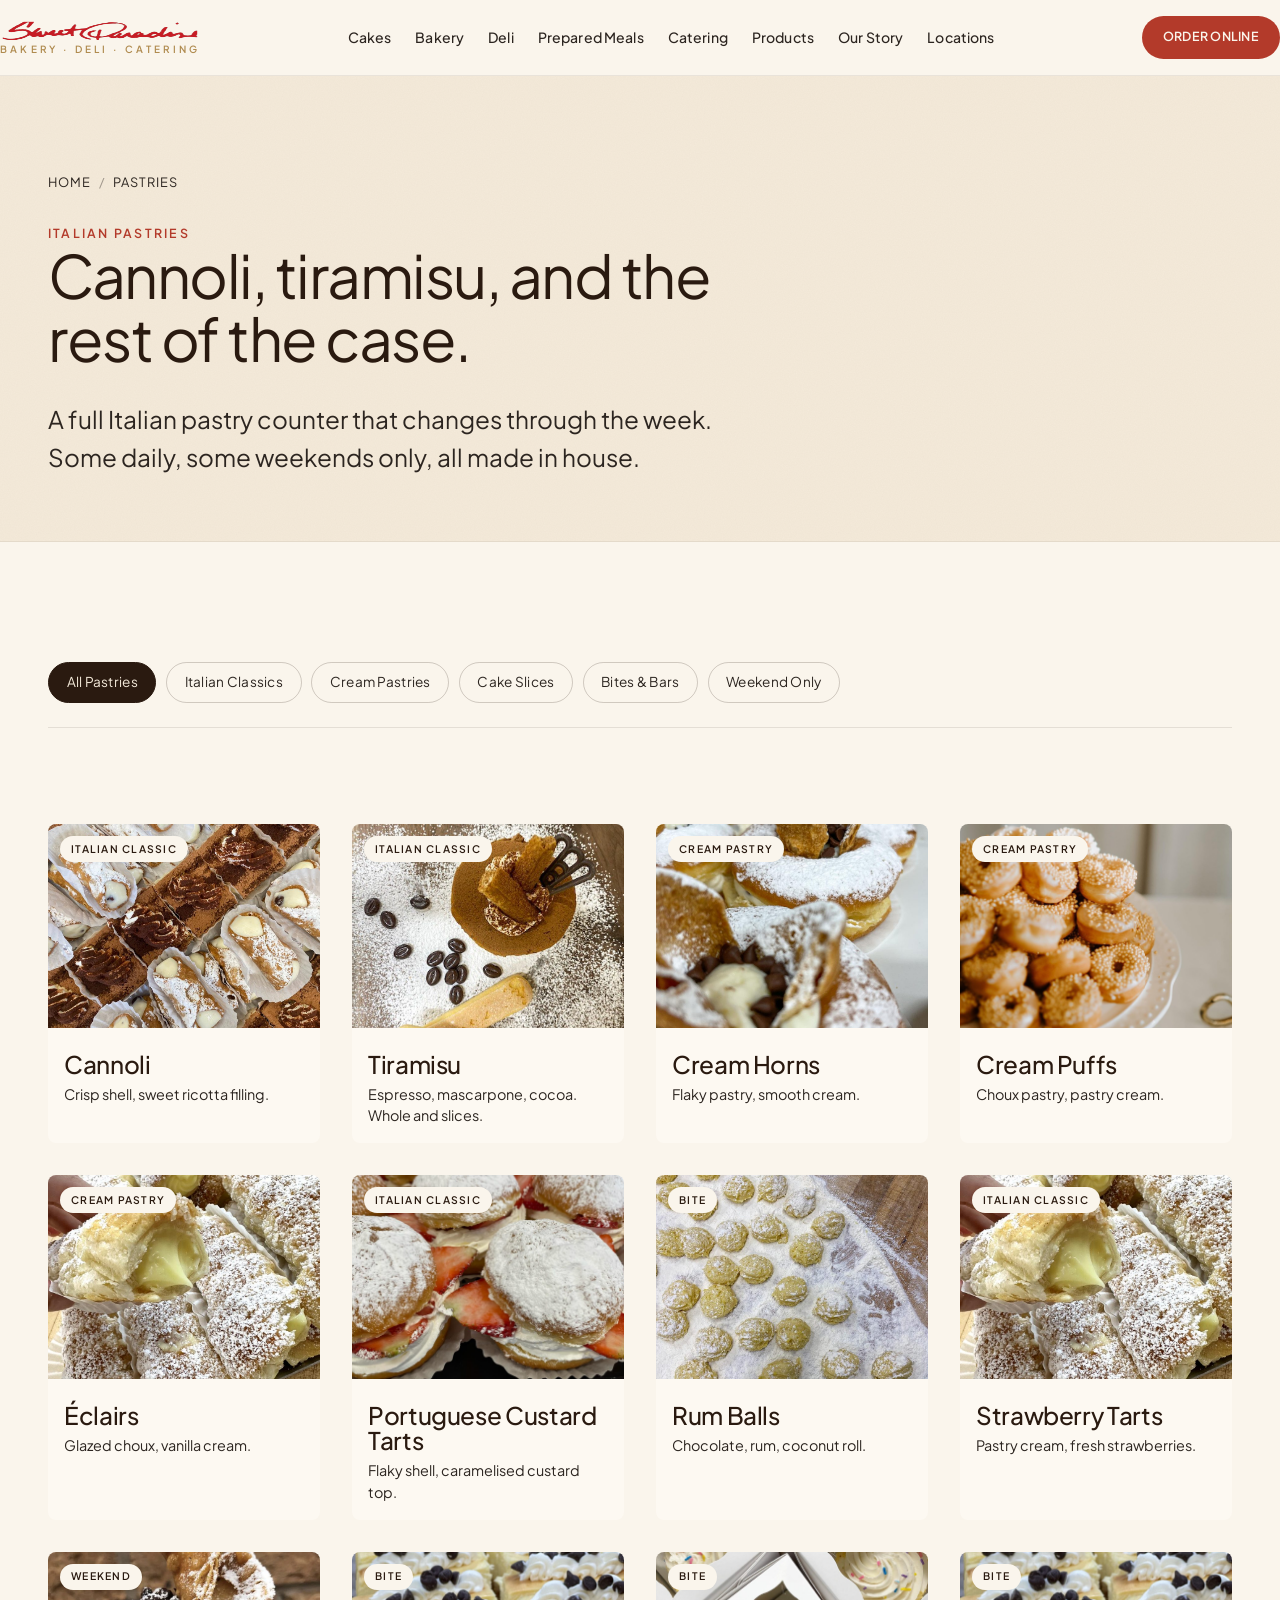
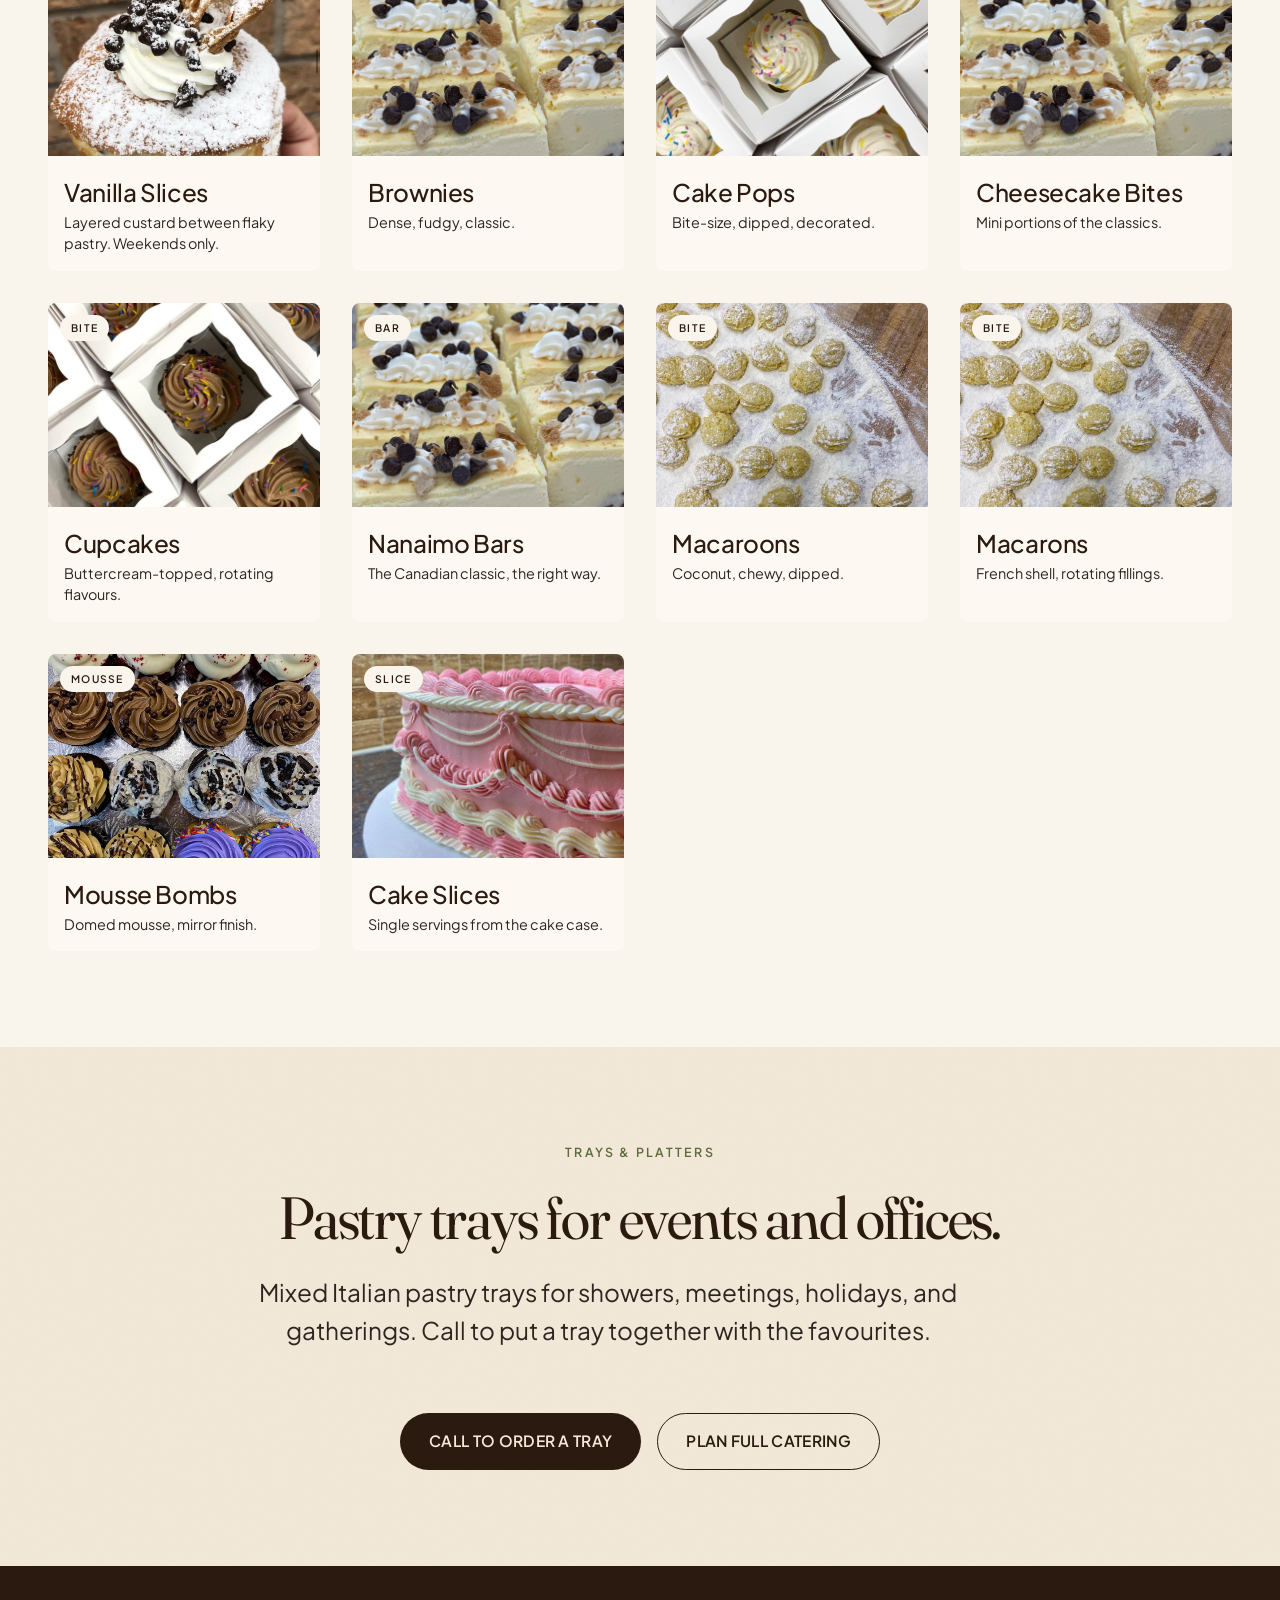
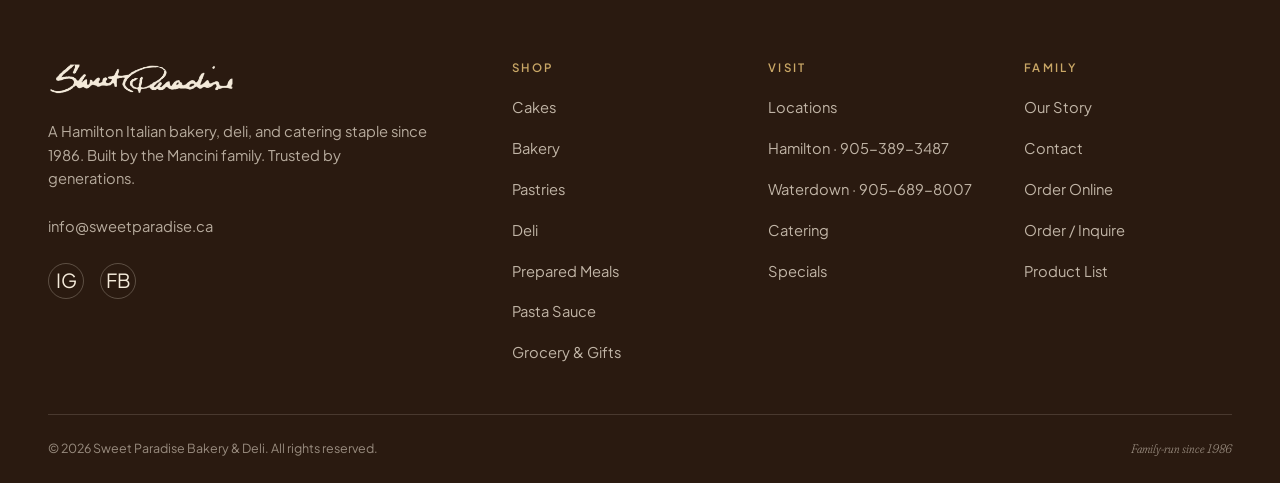
<file: pastries.html>
<!doctype html>
<html lang="en">
<head>
<meta charset="utf-8">
<meta name="viewport" content="width=device-width, initial-scale=1">
<title>Pastries | Cannoli, Tiramisu, Custard Tarts & More · Sweet Paradise</title>
<meta name="description" content="Italian pastries at Sweet Paradise Bakery Hamilton and Waterdown. Cannoli, tiramisu, cream horns, Portuguese custard tarts, eclairs, mousse bombs, macarons and more.">
<link rel="canonical" href="https://www.sweetparadise.ca/pastries">
<meta property="og:title" content="Italian Pastries | Sweet Paradise Bakery & Deli">
<meta property="og:description" content="Cannoli, cream horns, tiramisu, custard tarts and more. Hamilton and Waterdown.">
<meta name="theme-color" content="#2A1A10">
<link rel="icon" type="image/png" href="assets/favicon.png">
<link rel="apple-touch-icon" href="assets/apple-touch-icon.png">

<link rel="preconnect" href="https://fonts.googleapis.com">
<link rel="preconnect" href="https://fonts.gstatic.com" crossorigin>
<link href="https://fonts.googleapis.com/css2?family=Fraunces:ital,opsz,wght,SOFT@0,9..144,300..700,30..100;1,9..144,300..700,30..100&family=Plus+Jakarta+Sans:wght@400;500;600;700&display=swap" rel="stylesheet">
<link rel="stylesheet" href="css/main.css">
</head>
<body class="has-mobile-bar">

<header class="nav">
  <div class="container nav__inner">
    <a href="index.html" class="nav__logo" aria-label="Sweet Paradise home">
      <img src="assets/logo-red.png" alt="Sweet Paradise" class="nav__logo-img">
      <span class="nav__logo-sub">Bakery · Deli · Catering</span>
    </a>
    <nav class="nav__menu" aria-label="Primary">
      <a href="cakes.html">Cakes</a>
      <a href="bakery.html">Bakery</a>
      <a href="deli.html">Deli</a>
      <a href="prepared-meals.html">Prepared Meals</a>
      <a href="catering.html">Catering</a>
      <a href="product-list.html">Products</a>
      <a href="our-story.html">Our Story</a>
      <a href="locations.html">Locations</a>
    </nav>
    <a href="https://order.online/business/SweetParadise-209088" target="_blank" rel="noopener" class="btn btn--tomato btn--sm nav__cta">Order Online</a>
    <button class="nav__toggle" data-drawer-open aria-label="Open menu">
      <span>Menu</span>
      <span class="nav__toggle-icon"><span></span><span></span></span>
    </button>
  </div>
</header>

<aside class="drawer" data-drawer aria-label="Mobile menu">
  <div class="drawer__head">
    <img src="assets/logo-red.png" alt="Sweet Paradise" class="nav__logo-img">
    <button class="drawer__close" data-drawer-close aria-label="Close menu">✕</button>
  </div>
  <nav class="drawer__menu">
    <a href="cakes.html">Cakes</a>
    <a href="bakery.html">Bakery</a>
    <a href="pastries.html">Pastries</a>
    <a href="deli.html">Deli</a>
    <a href="prepared-meals.html">Prepared Meals</a>
    <a href="catering.html">Catering</a>
    <a href="pasta-sauce.html">Pasta Sauce</a>
    <a href="grocery.html">Grocery & Gift Baskets</a>
    <a href="specials.html">Specials</a>
    <a href="product-list.html">Product List</a>
    <a href="our-story.html">Our Story</a>
    <a href="locations.html">Locations</a>
    <a href="contact.html">Contact</a>
    <a href="order.html" class="btn btn--tomato" style="margin-top: var(--space-3);">Order / Inquire</a>
  </nav>
</aside>

<section class="page-head paper-grain">
  <div class="container">
    <nav class="breadcrumb" aria-label="Breadcrumb">
      <a href="index.html">Home</a><span>/</span><span>Pastries</span>
    </nav>
    <div class="eyebrow">Italian Pastries</div>
    <h1>Cannoli, tiramisu, and the rest of the case.</h1>
    <p class="lede">A full Italian pastry counter that changes through the week. Some daily, some weekends only, all made in house.</p>
  </div>
</section>

<!-- ===== FILTER CHIPS ===== -->
<section class="section">
  <div class="container">
    <div class="filter-chips" role="tablist" aria-label="Pastry categories" data-filter-group="pastries">
      <button class="chip is-active" data-filter="all">All Pastries</button>
      <button class="chip" data-filter="italian">Italian Classics</button>
      <button class="chip" data-filter="cream">Cream Pastries</button>
      <button class="chip" data-filter="cake-slices">Cake Slices</button>
      <button class="chip" data-filter="bites">Bites & Bars</button>
      <button class="chip" data-filter="weekend">Weekend Only</button>
    </div>

    <div class="grid grid-4" style="margin-top: var(--space-7);" data-filter-target="pastries">
      <article class="product-card reveal" data-tag="italian"><div class="product-card__media"><img src="assets/img/cannoli.jpg" alt="Cannoli" onerror="this.onerror=null;this.src='[data-uri]'" loading="lazy"></div><div class="product-card__body"><div class="product-card__tag">Italian Classic</div><h4>Cannoli</h4><p>Crisp shell, sweet ricotta filling.</p></div></article>
      <article class="product-card reveal" data-tag="italian cream"><div class="product-card__media"><img src="assets/img/tiramisu-individual.jpg" alt="Tiramisu" onerror="this.onerror=null;this.src='[data-uri]'" loading="lazy"></div><div class="product-card__body"><div class="product-card__tag">Italian Classic</div><h4>Tiramisu</h4><p>Espresso, mascarpone, cocoa. Whole and slices.</p></div></article>
      <article class="product-card reveal" data-tag="cream"><div class="product-card__media"><img src="assets/img/cream-horns.jpg" alt="Cream horn" onerror="this.onerror=null;this.src='[data-uri]'" loading="lazy"></div><div class="product-card__body"><div class="product-card__tag">Cream Pastry</div><h4>Cream Horns</h4><p>Flaky pastry, smooth cream.</p></div></article>
      <article class="product-card reveal" data-tag="cream"><div class="product-card__media"><img src="assets/img/cream-puffs.jpg" alt="Cream puff" onerror="this.onerror=null;this.src='[data-uri]'" loading="lazy"></div><div class="product-card__body"><div class="product-card__tag">Cream Pastry</div><h4>Cream Puffs</h4><p>Choux pastry, pastry cream.</p></div></article>
      <article class="product-card reveal" data-tag="cream"><div class="product-card__media"><img src="assets/img/cream-pastries.jpg" alt="Eclair" onerror="this.onerror=null;this.src='[data-uri]'" loading="lazy"></div><div class="product-card__body"><div class="product-card__tag">Cream Pastry</div><h4>Éclairs</h4><p>Glazed choux, vanilla cream.</p></div></article>
      <article class="product-card reveal" data-tag="italian"><div class="product-card__media"><img src="assets/img/cream-cookies.jpg" alt="Portuguese custard tart" onerror="this.onerror=null;this.src='[data-uri]'" loading="lazy"></div><div class="product-card__body"><div class="product-card__tag">Italian Classic</div><h4>Portuguese Custard Tarts</h4><p>Flaky shell, caramelised custard top.</p></div></article>
      <article class="product-card reveal" data-tag="bites"><div class="product-card__media"><img src="assets/img/pistachio-cookies.jpg" alt="Rum balls" onerror="this.onerror=null;this.src='[data-uri]'" loading="lazy"></div><div class="product-card__body"><div class="product-card__tag">Bite</div><h4>Rum Balls</h4><p>Chocolate, rum, coconut roll.</p></div></article>
      <article class="product-card reveal" data-tag="italian"><div class="product-card__media"><img src="assets/img/cream-pastries.jpg" alt="Strawberry tart" onerror="this.onerror=null;this.src='[data-uri]'" loading="lazy"></div><div class="product-card__body"><div class="product-card__tag">Italian Classic</div><h4>Strawberry Tarts</h4><p>Pastry cream, fresh strawberries.</p></div></article>
      <article class="product-card reveal" data-tag="weekend"><div class="product-card__media"><img src="assets/img/cream-puff-closeup.jpg" alt="Vanilla slice" onerror="this.onerror=null;this.src='[data-uri]'" loading="lazy"></div><div class="product-card__body"><div class="product-card__tag">Weekend</div><h4>Vanilla Slices</h4><p>Layered custard between flaky pastry. Weekends only.</p></div></article>
      <article class="product-card reveal" data-tag="bites"><div class="product-card__media"><img src="assets/img/cheesecake-bars.jpg" alt="Brownies" onerror="this.onerror=null;this.src='[data-uri]'" loading="lazy"></div><div class="product-card__body"><div class="product-card__tag">Bite</div><h4>Brownies</h4><p>Dense, fudgy, classic.</p></div></article>
      <article class="product-card reveal" data-tag="bites"><div class="product-card__media"><img src="assets/img/cupcakes-boxed-2.jpg" alt="Cake pops" onerror="this.onerror=null;this.src='[data-uri]'" loading="lazy"></div><div class="product-card__body"><div class="product-card__tag">Bite</div><h4>Cake Pops</h4><p>Bite-size, dipped, decorated.</p></div></article>
      <article class="product-card reveal" data-tag="bites cake-slices"><div class="product-card__media"><img src="assets/img/cheesecake-bars.jpg" alt="Cheesecake bites" onerror="this.onerror=null;this.src='[data-uri]'" loading="lazy"></div><div class="product-card__body"><div class="product-card__tag">Bite</div><h4>Cheesecake Bites</h4><p>Mini portions of the classics.</p></div></article>
      <article class="product-card reveal" data-tag="bites"><div class="product-card__media"><img src="assets/img/cupcakes-boxed.jpg" alt="Cupcakes" onerror="this.onerror=null;this.src='[data-uri]'" loading="lazy"></div><div class="product-card__body"><div class="product-card__tag">Bite</div><h4>Cupcakes</h4><p>Buttercream-topped, rotating flavours.</p></div></article>
      <article class="product-card reveal" data-tag="bites"><div class="product-card__media"><img src="assets/img/cheesecake-bars.jpg" alt="Nanaimo bars" onerror="this.onerror=null;this.src='[data-uri]'" loading="lazy"></div><div class="product-card__body"><div class="product-card__tag">Bar</div><h4>Nanaimo Bars</h4><p>The Canadian classic, the right way.</p></div></article>
      <article class="product-card reveal" data-tag="bites"><div class="product-card__media"><img src="assets/img/pistachio-cookies.jpg" alt="Macaroons" onerror="this.onerror=null;this.src='[data-uri]'" loading="lazy"></div><div class="product-card__body"><div class="product-card__tag">Bite</div><h4>Macaroons</h4><p>Coconut, chewy, dipped.</p></div></article>
      <article class="product-card reveal" data-tag="bites"><div class="product-card__media"><img src="assets/img/pistachio-cookies.jpg" alt="Macarons" onerror="this.onerror=null;this.src='[data-uri]'" loading="lazy"></div><div class="product-card__body"><div class="product-card__tag">Bite</div><h4>Macarons</h4><p>French shell, rotating fillings.</p></div></article>
      <article class="product-card reveal" data-tag="cream cake-slices"><div class="product-card__media"><img src="assets/img/cupcakes-assorted.jpg" alt="Mousse bomb" onerror="this.onerror=null;this.src='[data-uri]'" loading="lazy"></div><div class="product-card__body"><div class="product-card__tag">Mousse</div><h4>Mousse Bombs</h4><p>Domed mousse, mirror finish.</p></div></article>
      <article class="product-card reveal" data-tag="cake-slices"><div class="product-card__media"><img src="assets/img/signature-cake.jpg" alt="Cake slice" onerror="this.onerror=null;this.src='[data-uri]'" loading="lazy"></div><div class="product-card__body"><div class="product-card__tag">Slice</div><h4>Cake Slices</h4><p>Single servings from the cake case.</p></div></article>
    </div>
  </div>
</section>

<!-- ===== TRAY CTA ===== -->
<section class="section section--cream paper-grain">
  <div class="container container--narrow" style="text-align: center;">
    <div class="eyebrow eyebrow--olive">Trays & Platters</div>
    <h2 style="margin-top: var(--space-3);">Pastry trays for events and offices.</h2>
    <p class="lede" style="margin-top: var(--space-3);">Mixed Italian pastry trays for showers, meetings, holidays, and gatherings. Call to put a tray together with the favourites.</p>
    <div class="cta-row cta-row--center" style="margin-top: var(--space-6);">
      <a href="tel:9053893487" class="btn btn--primary">Call to Order a Tray</a>
      <a href="catering.html" class="btn btn--ghost">Plan Full Catering</a>
    </div>
  </div>
</section>

<footer class="footer">
  <div class="container">
    <div class="footer__grid">
      <div class="footer__brand">
        <img src="assets/logo-cream.png" alt="Sweet Paradise" class="footer__logo-img">
        <p>A Hamilton Italian bakery, deli, and catering staple since 1986. Built by the Mancini family. Trusted by generations.</p>
        <p style="margin-top:var(--space-3);"><a href="mailto:info@sweetparadise.ca" style="color:inherit;">info@sweetparadise.ca</a></p>
        <div class="footer__social">
          <a href="https://www.instagram.com/sweetparadisebakery/" target="_blank" rel="noopener" aria-label="Instagram">IG</a>
          <a href="https://www.facebook.com/sweetparadisebakerydeli/" target="_blank" rel="noopener" aria-label="Facebook">FB</a>
        </div>
      </div>
      <div class="footer__col"><h5>Shop</h5><ul><li><a href="cakes.html">Cakes</a></li><li><a href="bakery.html">Bakery</a></li><li><a href="pastries.html">Pastries</a></li><li><a href="deli.html">Deli</a></li><li><a href="prepared-meals.html">Prepared Meals</a></li><li><a href="pasta-sauce.html">Pasta Sauce</a></li><li><a href="grocery.html">Grocery & Gifts</a></li></ul></div>
      <div class="footer__col"><h5>Visit</h5><ul><li><a href="locations.html">Locations</a></li><li><a href="tel:9053893487">Hamilton · 905-389-3487</a></li><li><a href="tel:9056898007">Waterdown · 905-689-8007</a></li><li><a href="catering.html">Catering</a></li><li><a href="specials.html">Specials</a></li></ul></div>
      <div class="footer__col"><h5>Family</h5><ul><li><a href="our-story.html">Our Story</a></li><li><a href="contact.html">Contact</a></li><li><a href="https://order.online/business/SweetParadise-209088" target="_blank" rel="noopener">Order Online</a></li>
          <li><a href="order.html">Order / Inquire</a></li><li><a href="product-list.html">Product List</a></li></ul></div>
    </div>
    <div class="footer__legal">
      <span>&copy; 2026 Sweet Paradise Bakery & Deli. All rights reserved.</span>
      <span class="italic script">Family-run since 1986</span>
    </div>
  </div>
</footer>

<nav class="mobile-bar" aria-label="Quick actions">
  <a href="tel:9053893487"><span>Hamilton</span><span style="font-size: 0.55rem; opacity: 0.7;">Call</span></a>
  <a href="tel:9056898007"><span>Waterdown</span><span style="font-size: 0.55rem; opacity: 0.7;">Call</span></a>
  <a href="https://order.online/business/SweetParadise-209088" target="_blank" rel="noopener" class="is-accent"><span>Order</span><span style="font-size: 0.55rem; opacity: 0.85;">Online</span></a>
  <a href="cakes.html"><span>Cakes</span><span style="font-size: 0.55rem; opacity: 0.7;">Order</span></a>
</nav>

<script src="js/main.js"></script>
</body>
</html>
</file>
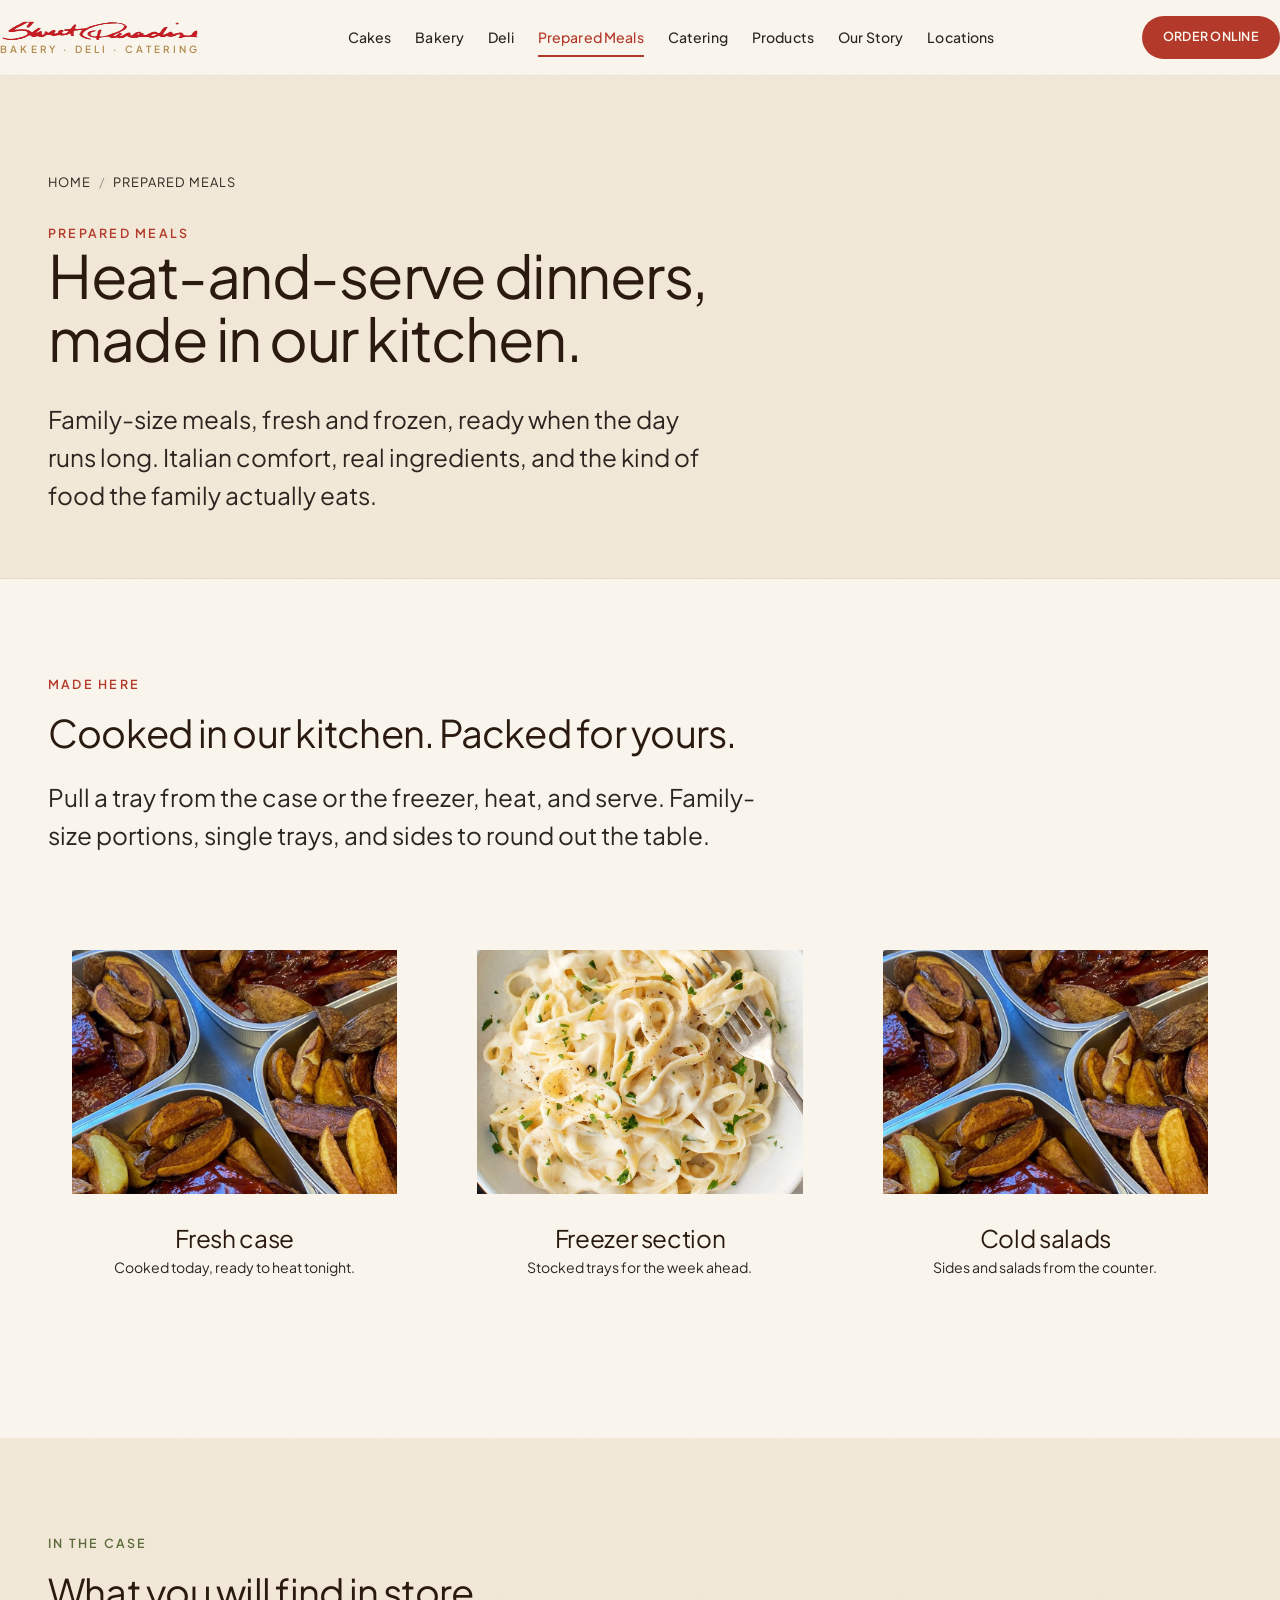
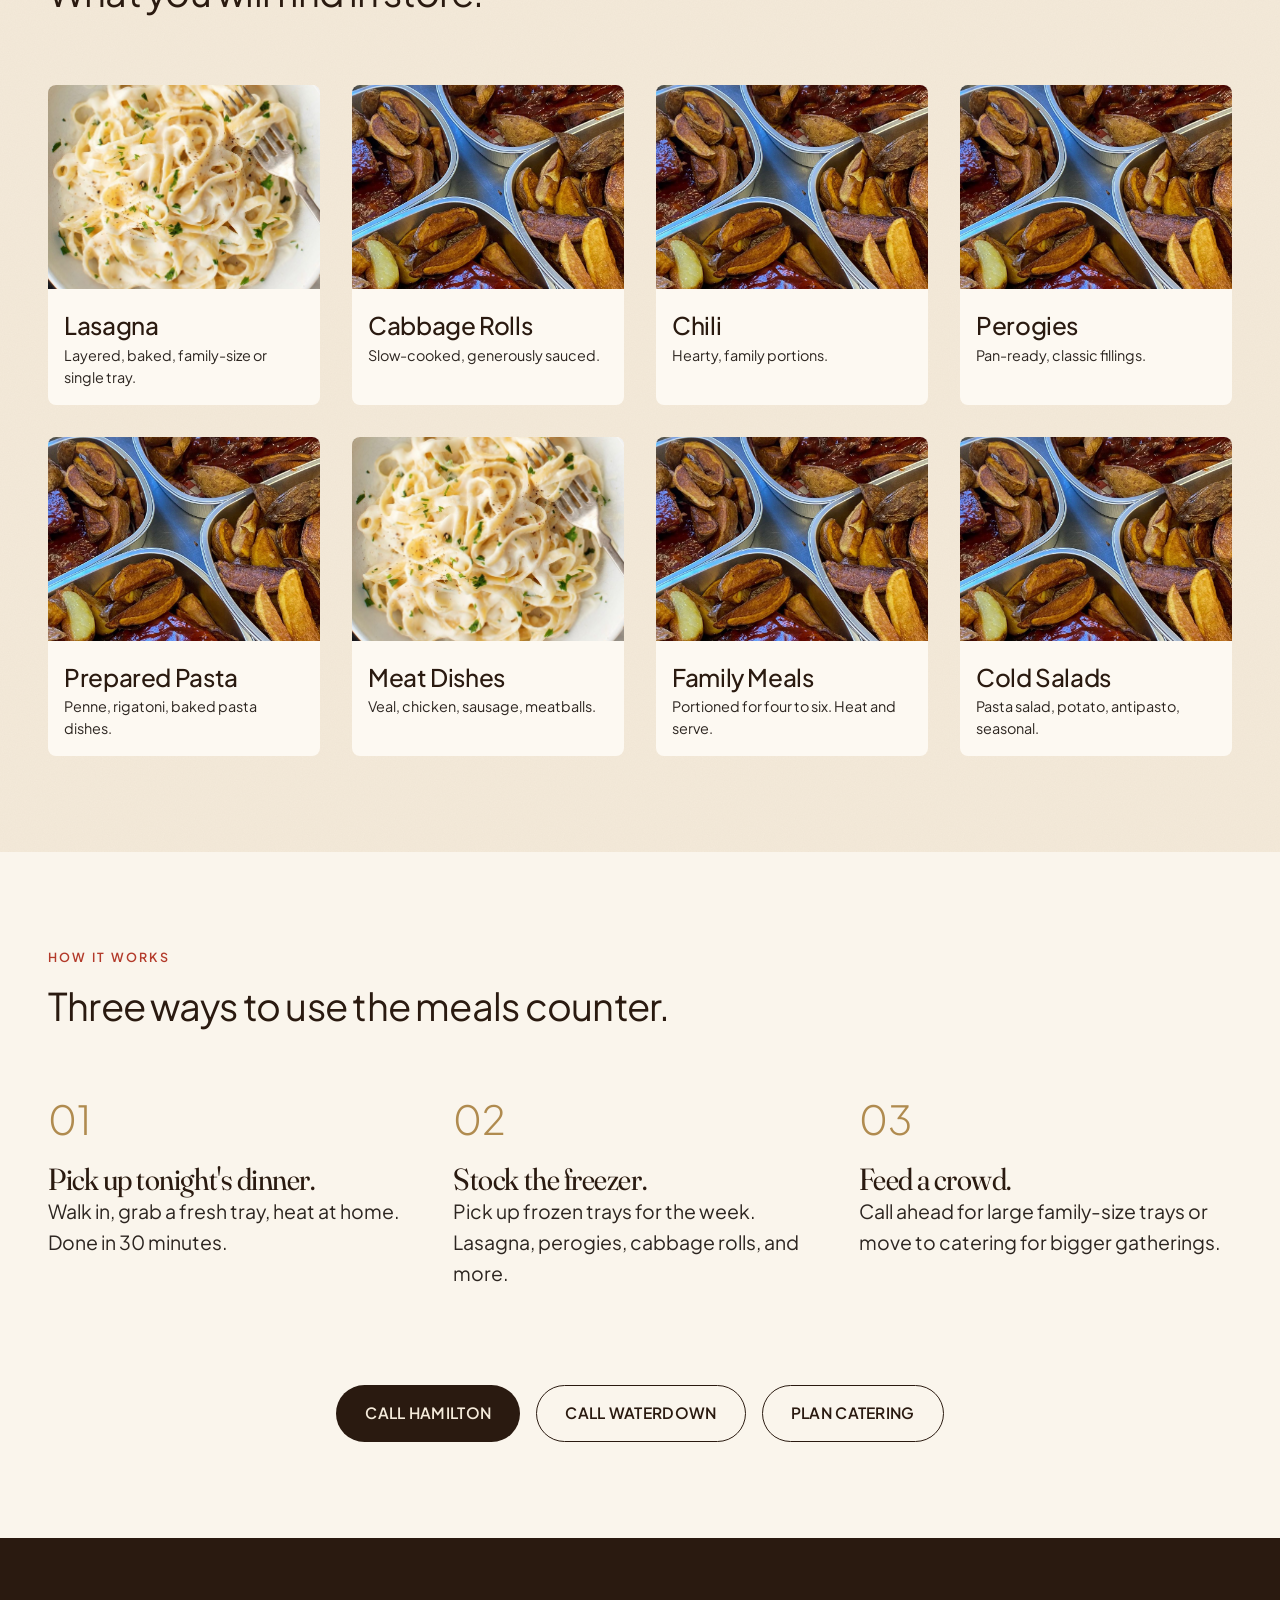
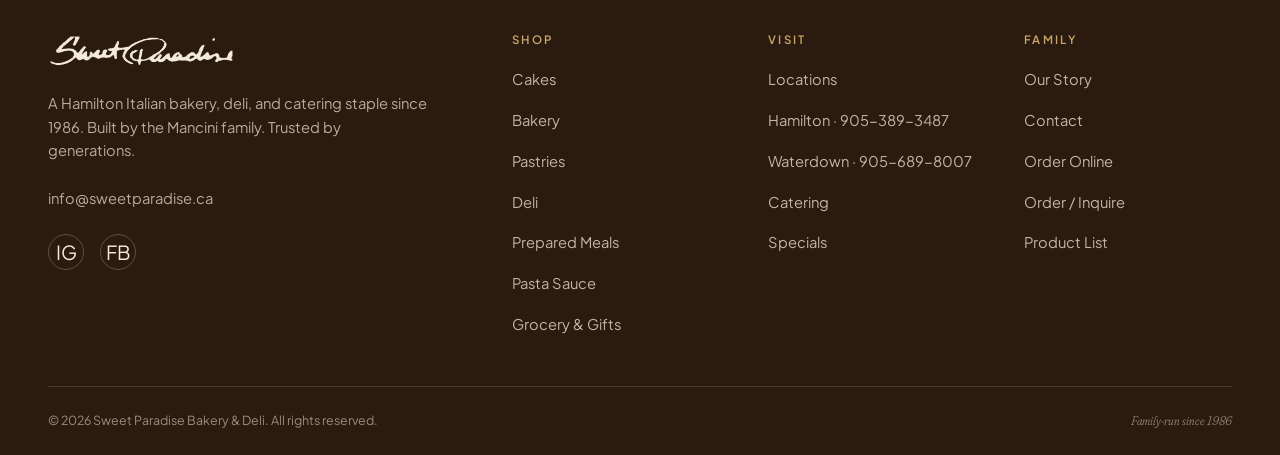
<file: prepared-meals.html>
<!doctype html>
<html lang="en">
<head>
<meta charset="utf-8">
<meta name="viewport" content="width=device-width, initial-scale=1">
<title>Prepared Meals | Lasagna, Cabbage Rolls, Pasta & More · Sweet Paradise</title>
<meta name="description" content="Heat-and-serve meals from Sweet Paradise Bakery & Deli. Lasagna, cabbage rolls, chili, perogies, prepared pasta, meat dishes, cold salads. Fresh and frozen, Hamilton and Waterdown.">
<link rel="canonical" href="https://www.sweetparadise.ca/prepared-meals">
<meta property="og:title" content="Prepared Meals | Sweet Paradise Bakery & Deli">
<meta property="og:description" content="In-house prepared meals, fresh and frozen. Family-size lasagna, cabbage rolls, perogies, pasta, meat dishes and salads.">
<meta name="theme-color" content="#2A1A10">
<link rel="icon" type="image/png" href="assets/favicon.png">
<link rel="apple-touch-icon" href="assets/apple-touch-icon.png">

<link rel="preconnect" href="https://fonts.googleapis.com">
<link rel="preconnect" href="https://fonts.gstatic.com" crossorigin>
<link href="https://fonts.googleapis.com/css2?family=Fraunces:ital,opsz,wght,SOFT@0,9..144,300..700,30..100;1,9..144,300..700,30..100&family=Plus+Jakarta+Sans:wght@400;500;600;700&display=swap" rel="stylesheet">
<link rel="stylesheet" href="css/main.css">
</head>
<body class="has-mobile-bar">

<header class="nav">
  <div class="container nav__inner">
    <a href="index.html" class="nav__logo" aria-label="Sweet Paradise home">
      <img src="assets/logo-red.png" alt="Sweet Paradise" class="nav__logo-img">
      <span class="nav__logo-sub">Bakery · Deli · Catering</span>
    </a>
    <nav class="nav__menu" aria-label="Primary">
      <a href="cakes.html">Cakes</a>
      <a href="bakery.html">Bakery</a>
      <a href="deli.html">Deli</a>
      <a href="prepared-meals.html" class="is-active">Prepared Meals</a>
      <a href="catering.html">Catering</a>
      <a href="product-list.html">Products</a>
      <a href="our-story.html">Our Story</a>
      <a href="locations.html">Locations</a>
    </nav>
    <a href="https://order.online/business/SweetParadise-209088" target="_blank" rel="noopener" class="btn btn--tomato btn--sm nav__cta">Order Online</a>
    <button class="nav__toggle" data-drawer-open aria-label="Open menu">
      <span>Menu</span>
      <span class="nav__toggle-icon"><span></span><span></span></span>
    </button>
  </div>
</header>

<aside class="drawer" data-drawer aria-label="Mobile menu">
  <div class="drawer__head">
    <img src="assets/logo-red.png" alt="Sweet Paradise" class="nav__logo-img">
    <button class="drawer__close" data-drawer-close aria-label="Close menu">✕</button>
  </div>
  <nav class="drawer__menu">
    <a href="cakes.html">Cakes</a>
    <a href="bakery.html">Bakery</a>
    <a href="pastries.html">Pastries</a>
    <a href="deli.html">Deli</a>
    <a href="prepared-meals.html">Prepared Meals</a>
    <a href="catering.html">Catering</a>
    <a href="pasta-sauce.html">Pasta Sauce</a>
    <a href="grocery.html">Grocery & Gift Baskets</a>
    <a href="specials.html">Specials</a>
    <a href="product-list.html">Product List</a>
    <a href="our-story.html">Our Story</a>
    <a href="locations.html">Locations</a>
    <a href="contact.html">Contact</a>
    <a href="order.html" class="btn btn--tomato" style="margin-top: var(--space-3);">Order / Inquire</a>
  </nav>
</aside>

<section class="page-head paper-grain">
  <div class="container">
    <nav class="breadcrumb" aria-label="Breadcrumb">
      <a href="index.html">Home</a><span>/</span><span>Prepared Meals</span>
    </nav>
    <div class="eyebrow">Prepared Meals</div>
    <h1>Heat-and-serve dinners, made in our kitchen.</h1>
    <p class="lede">Family-size meals, fresh and frozen, ready when the day runs long. Italian comfort, real ingredients, and the kind of food the family actually eats.</p>
  </div>
</section>

<!-- ===== HIGHLIGHTS ===== -->
<section class="section">
  <div class="container">
    <div class="section-head">
      <div class="section-head__title">
        <div class="eyebrow eyebrow--tomato">Made Here</div>
        <h2 style="margin-top: var(--space-2);">Cooked in our kitchen. Packed for yours.</h2>
        <p class="lede" style="margin-top: var(--space-3);">Pull a tray from the case or the freezer, heat, and serve. Family-size portions, single trays, and sides to round out the table.</p>
      </div>
    </div>

    <div class="grid grid-3">
      <article class="cat-tile reveal"><div class="cat-tile__media"><img src="assets/img/catering-roast.jpg" alt="" onerror="this.onerror=null;this.src='[data-uri]'" loading="lazy"></div><div class="cat-tile__body"><h3>Fresh case</h3><p>Cooked today, ready to heat tonight.</p></div></article>
      <article class="cat-tile reveal"><div class="cat-tile__media"><img src="assets/img/pasta-alfredo.jpg" alt="" onerror="this.onerror=null;this.src='[data-uri]'" loading="lazy"></div><div class="cat-tile__body"><h3>Freezer section</h3><p>Stocked trays for the week ahead.</p></div></article>
      <article class="cat-tile reveal"><div class="cat-tile__media"><img src="assets/img/catering-roast.jpg" alt="" onerror="this.onerror=null;this.src='[data-uri]'" loading="lazy"></div><div class="cat-tile__body"><h3>Cold salads</h3><p>Sides and salads from the counter.</p></div></article>
    </div>
  </div>
</section>

<!-- ===== PRODUCT GRID ===== -->
<section class="section section--cream paper-grain">
  <div class="container">
    <div class="section-head">
      <div class="section-head__title">
        <div class="eyebrow eyebrow--olive">In the Case</div>
        <h2 style="margin-top: var(--space-2);">What you will find in store.</h2>
      </div>
    </div>
    <div class="grid grid-4">
      <article class="product-card reveal"><div class="product-card__media"><img src="assets/img/pasta-alfredo.jpg" alt="Lasagna" onerror="this.onerror=null;this.src='[data-uri]'" loading="lazy"></div><div class="product-card__body"><h4>Lasagna</h4><p>Layered, baked, family-size or single tray.</p></div></article>
      <article class="product-card reveal"><div class="product-card__media"><img src="assets/img/catering-roast.jpg" alt="Cabbage rolls" onerror="this.onerror=null;this.src='[data-uri]'" loading="lazy"></div><div class="product-card__body"><h4>Cabbage Rolls</h4><p>Slow-cooked, generously sauced.</p></div></article>
      <article class="product-card reveal"><div class="product-card__media"><img src="assets/img/catering-roast.jpg" alt="Chili" onerror="this.onerror=null;this.src='[data-uri]'" loading="lazy"></div><div class="product-card__body"><h4>Chili</h4><p>Hearty, family portions.</p></div></article>
      <article class="product-card reveal"><div class="product-card__media"><img src="assets/img/catering-roast.jpg" alt="Perogies" onerror="this.onerror=null;this.src='[data-uri]'" loading="lazy"></div><div class="product-card__body"><h4>Perogies</h4><p>Pan-ready, classic fillings.</p></div></article>
      <article class="product-card reveal"><div class="product-card__media"><img src="assets/img/catering-roast.jpg" alt="Prepared pasta" onerror="this.onerror=null;this.src='[data-uri]'" loading="lazy"></div><div class="product-card__body"><h4>Prepared Pasta</h4><p>Penne, rigatoni, baked pasta dishes.</p></div></article>
      <article class="product-card reveal"><div class="product-card__media"><img src="assets/img/pasta-alfredo.jpg" alt="Meat dishes" onerror="this.onerror=null;this.src='[data-uri]'" loading="lazy"></div><div class="product-card__body"><h4>Meat Dishes</h4><p>Veal, chicken, sausage, meatballs.</p></div></article>
      <article class="product-card reveal"><div class="product-card__media"><img src="assets/img/catering-roast.jpg" alt="Family meals" onerror="this.onerror=null;this.src='[data-uri]'" loading="lazy"></div><div class="product-card__body"><h4>Family Meals</h4><p>Portioned for four to six. Heat and serve.</p></div></article>
      <article class="product-card reveal"><div class="product-card__media"><img src="assets/img/catering-roast.jpg" alt="Cold salads" onerror="this.onerror=null;this.src='[data-uri]'" loading="lazy"></div><div class="product-card__body"><h4>Cold Salads</h4><p>Pasta salad, potato, antipasto, seasonal.</p></div></article>
    </div>
  </div>
</section>

<!-- ===== HOW IT WORKS ===== -->
<section class="section">
  <div class="container">
    <div class="section-head">
      <div class="section-head__title">
        <div class="eyebrow">How It Works</div>
        <h2 style="margin-top: var(--space-2);">Three ways to use the meals counter.</h2>
      </div>
    </div>
    <div class="grid grid-3">
      <div>
        <div class="num-mark">01</div>
        <h4>Pick up tonight's dinner.</h4>
        <p style="color: var(--color-text-soft);">Walk in, grab a fresh tray, heat at home. Done in 30 minutes.</p>
      </div>
      <div>
        <div class="num-mark">02</div>
        <h4>Stock the freezer.</h4>
        <p style="color: var(--color-text-soft);">Pick up frozen trays for the week. Lasagna, perogies, cabbage rolls, and more.</p>
      </div>
      <div>
        <div class="num-mark">03</div>
        <h4>Feed a crowd.</h4>
        <p style="color: var(--color-text-soft);">Call ahead for large family-size trays or move to catering for bigger gatherings.</p>
      </div>
    </div>
    <div class="cta-row cta-row--center" style="margin-top: var(--space-7);">
      <a href="tel:9053893487" class="btn btn--primary">Call Hamilton</a>
      <a href="tel:9056898007" class="btn btn--ghost">Call Waterdown</a>
      <a href="catering.html" class="btn btn--ghost">Plan Catering</a>
    </div>
  </div>
</section>

<footer class="footer">
  <div class="container">
    <div class="footer__grid">
      <div class="footer__brand">
        <img src="assets/logo-cream.png" alt="Sweet Paradise" class="footer__logo-img">
        <p>A Hamilton Italian bakery, deli, and catering staple since 1986. Built by the Mancini family. Trusted by generations.</p>
        <p style="margin-top:var(--space-3);"><a href="mailto:info@sweetparadise.ca" style="color:inherit;">info@sweetparadise.ca</a></p>
        <div class="footer__social">
          <a href="https://www.instagram.com/sweetparadisebakery/" target="_blank" rel="noopener" aria-label="Instagram">IG</a>
          <a href="https://www.facebook.com/sweetparadisebakerydeli/" target="_blank" rel="noopener" aria-label="Facebook">FB</a>
        </div>
      </div>
      <div class="footer__col"><h5>Shop</h5><ul><li><a href="cakes.html">Cakes</a></li><li><a href="bakery.html">Bakery</a></li><li><a href="pastries.html">Pastries</a></li><li><a href="deli.html">Deli</a></li><li><a href="prepared-meals.html">Prepared Meals</a></li><li><a href="pasta-sauce.html">Pasta Sauce</a></li><li><a href="grocery.html">Grocery & Gifts</a></li></ul></div>
      <div class="footer__col"><h5>Visit</h5><ul><li><a href="locations.html">Locations</a></li><li><a href="tel:9053893487">Hamilton · 905-389-3487</a></li><li><a href="tel:9056898007">Waterdown · 905-689-8007</a></li><li><a href="catering.html">Catering</a></li><li><a href="specials.html">Specials</a></li></ul></div>
      <div class="footer__col"><h5>Family</h5><ul><li><a href="our-story.html">Our Story</a></li><li><a href="contact.html">Contact</a></li><li><a href="https://order.online/business/SweetParadise-209088" target="_blank" rel="noopener">Order Online</a></li>
          <li><a href="order.html">Order / Inquire</a></li><li><a href="product-list.html">Product List</a></li></ul></div>
    </div>
    <div class="footer__legal">
      <span>&copy; 2026 Sweet Paradise Bakery & Deli. All rights reserved.</span>
      <span class="italic script">Family-run since 1986</span>
    </div>
  </div>
</footer>

<nav class="mobile-bar" aria-label="Quick actions">
  <a href="tel:9053893487"><span>Hamilton</span><span style="font-size: 0.55rem; opacity: 0.7;">Call</span></a>
  <a href="tel:9056898007"><span>Waterdown</span><span style="font-size: 0.55rem; opacity: 0.7;">Call</span></a>
  <a href="https://order.online/business/SweetParadise-209088" target="_blank" rel="noopener" class="is-accent"><span>Order</span><span style="font-size: 0.55rem; opacity: 0.85;">Online</span></a>
  <a href="cakes.html"><span>Cakes</span><span style="font-size: 0.55rem; opacity: 0.7;">Order</span></a>
</nav>

<script src="js/main.js"></script>
</body>
</html>
</file>
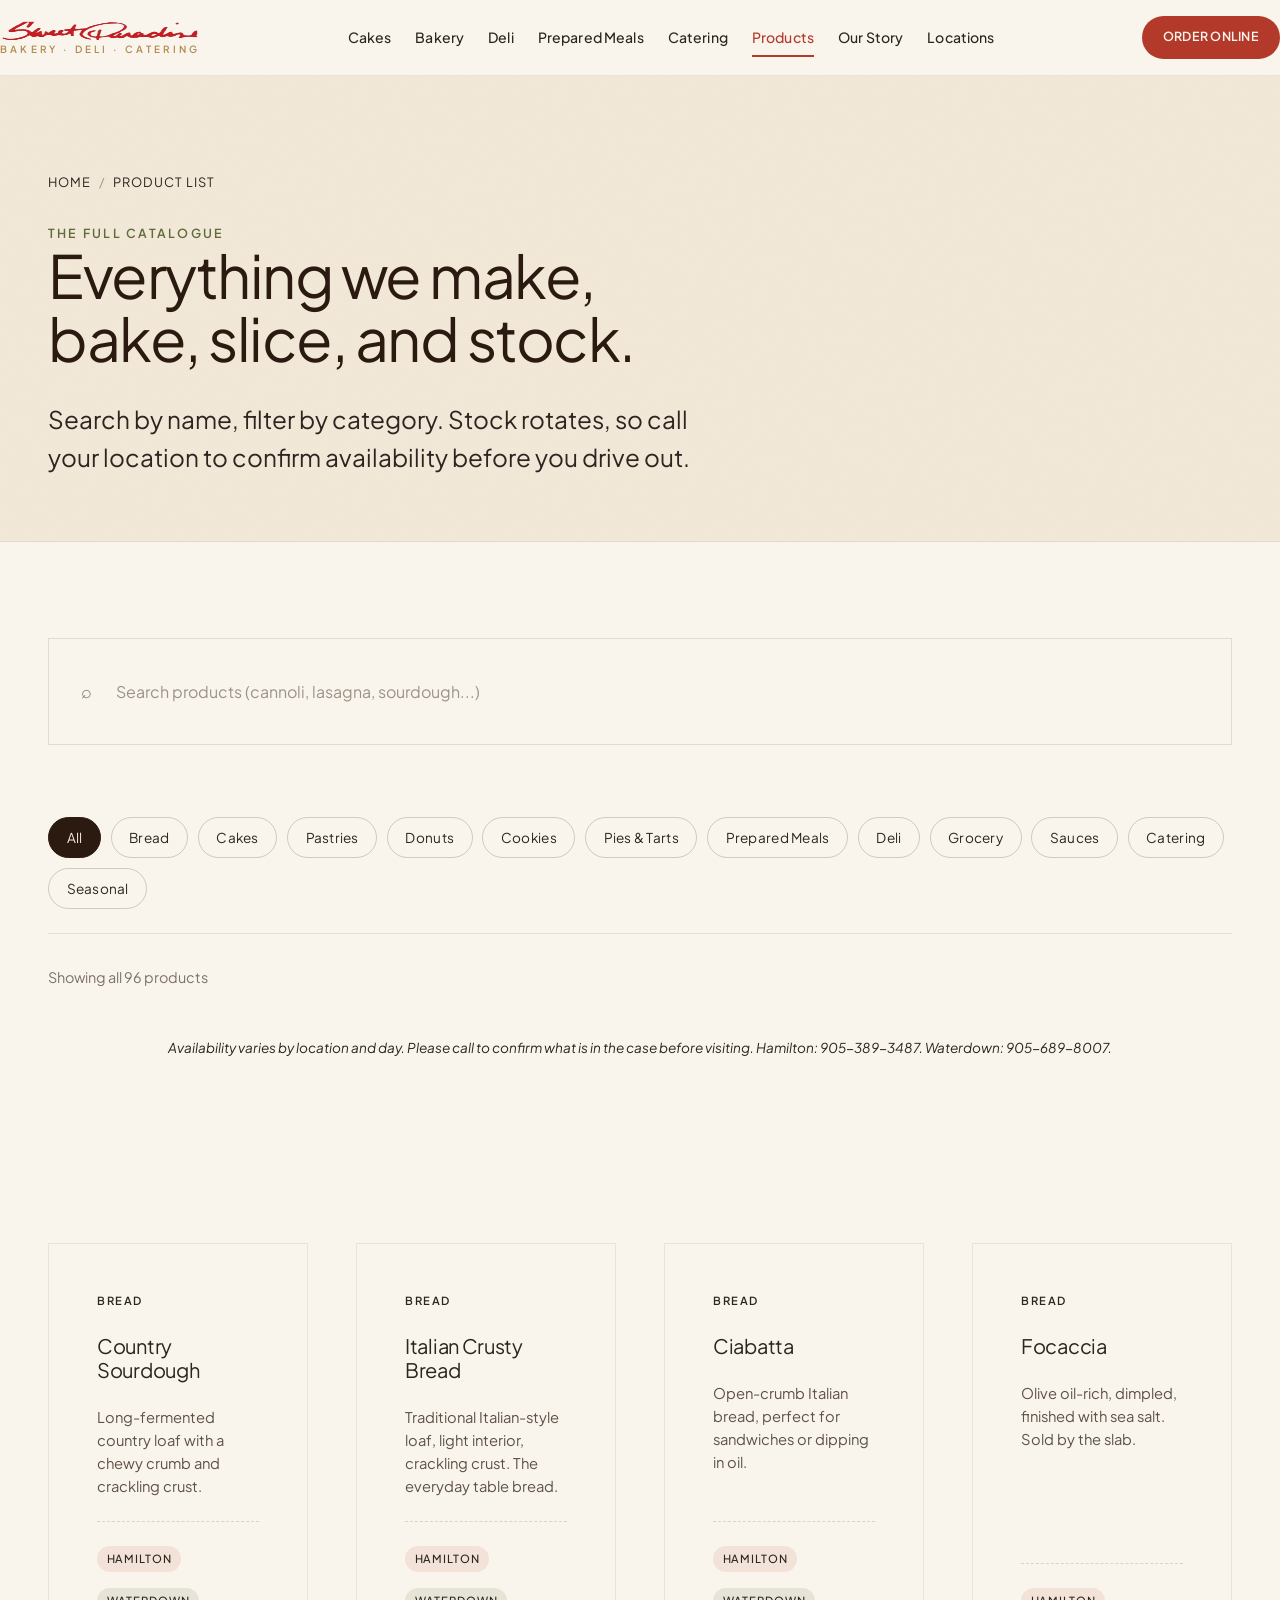
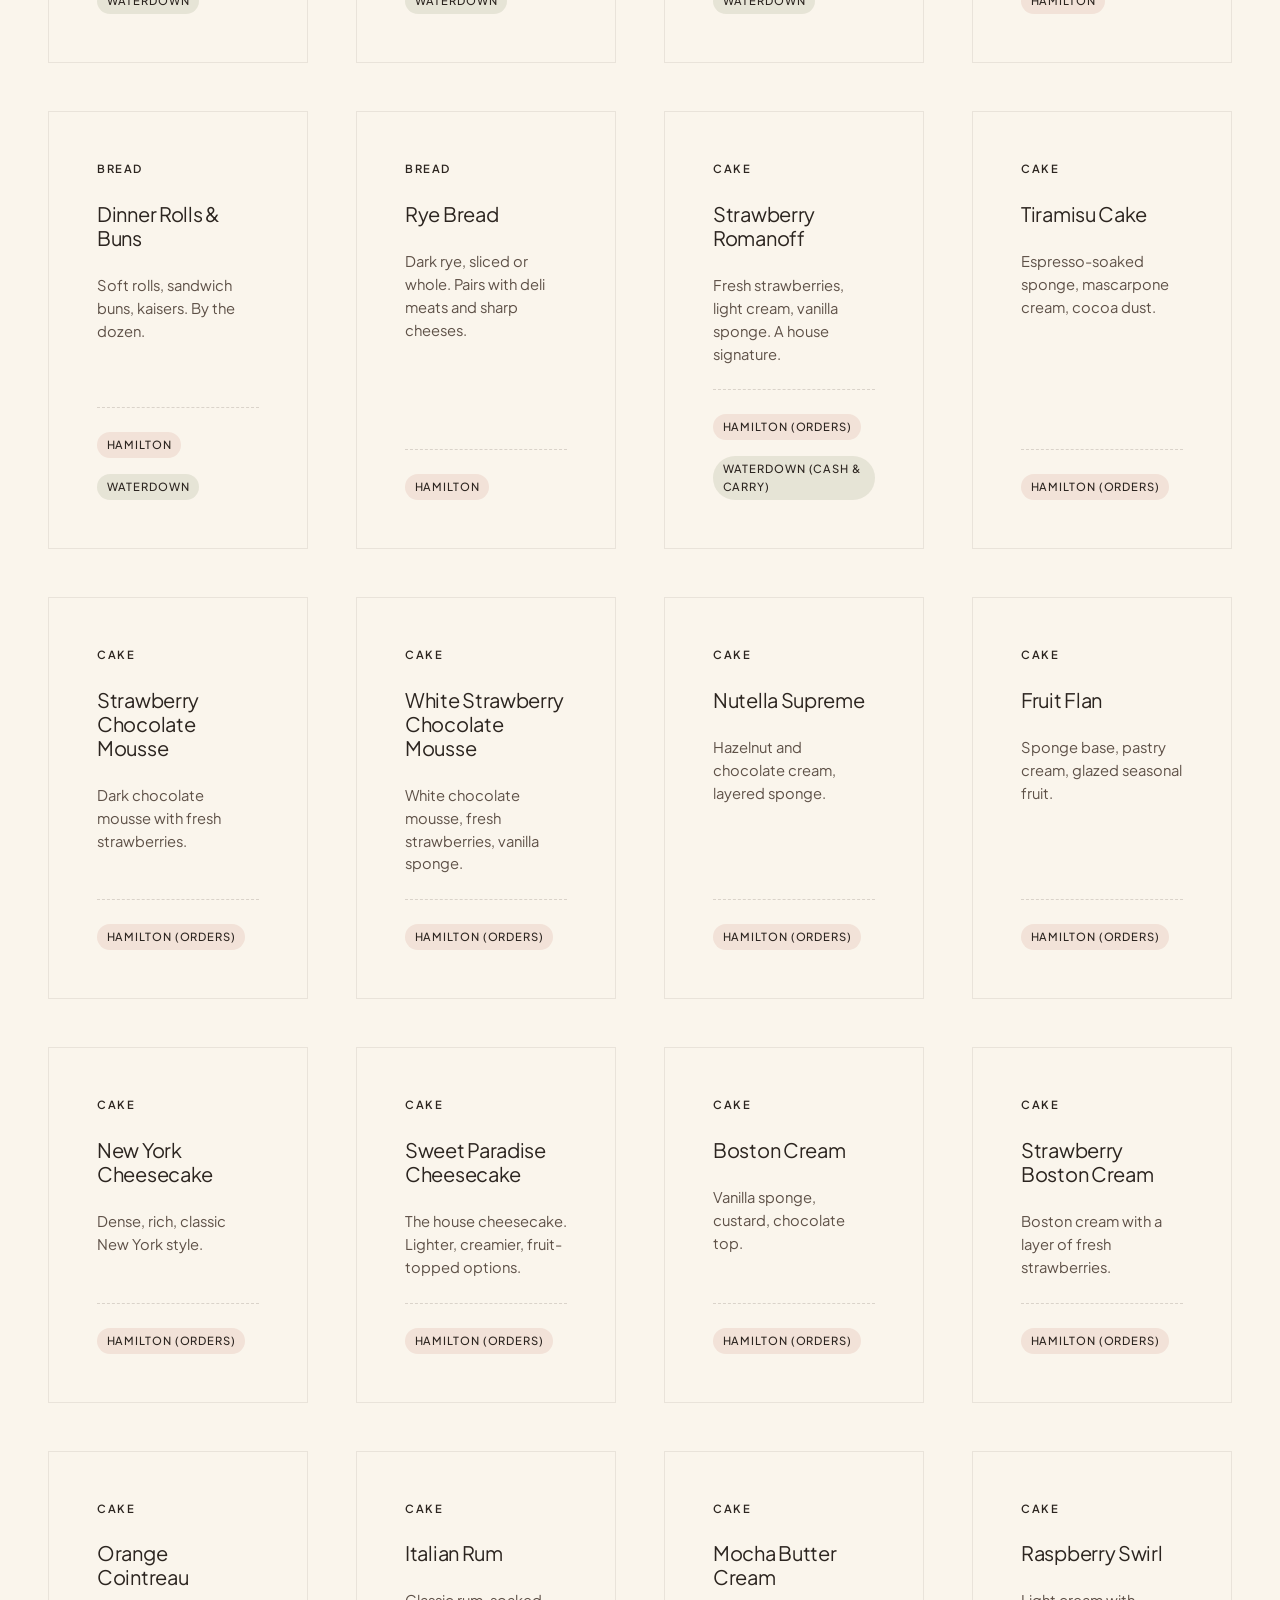
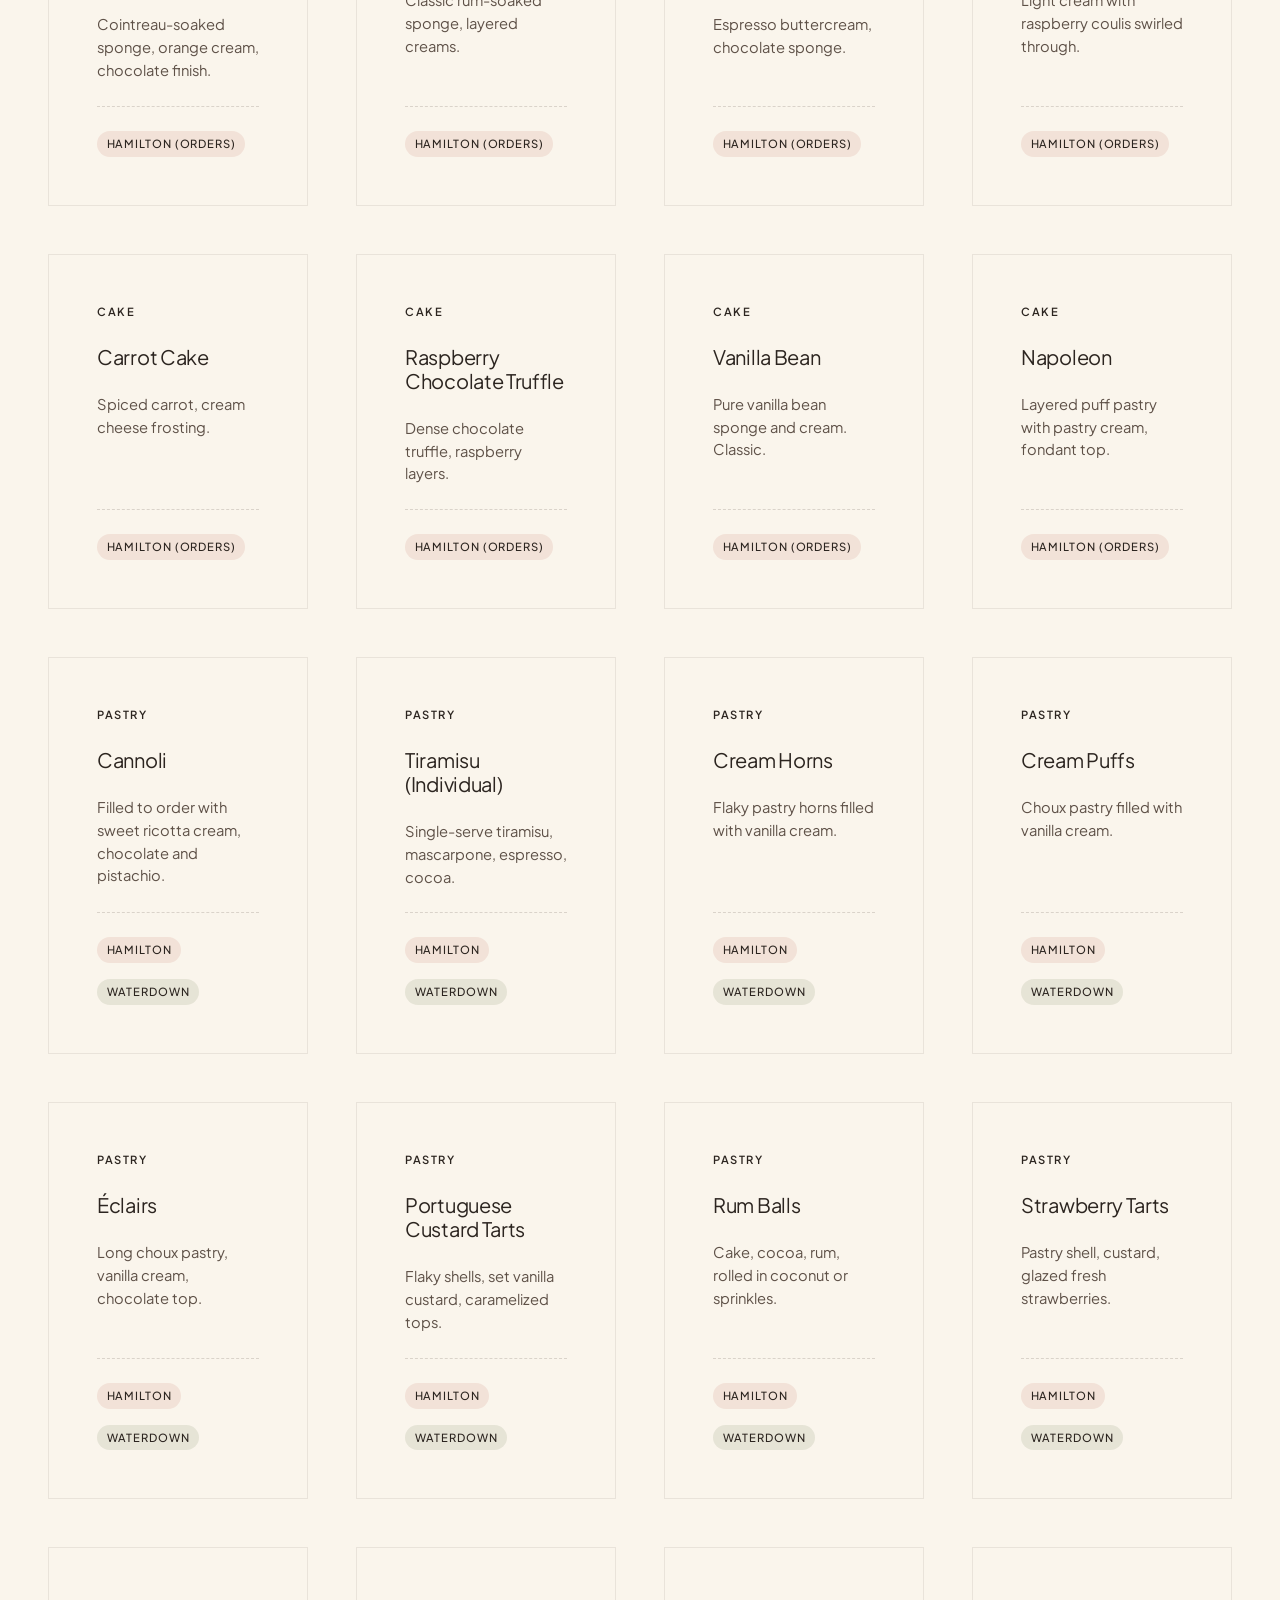
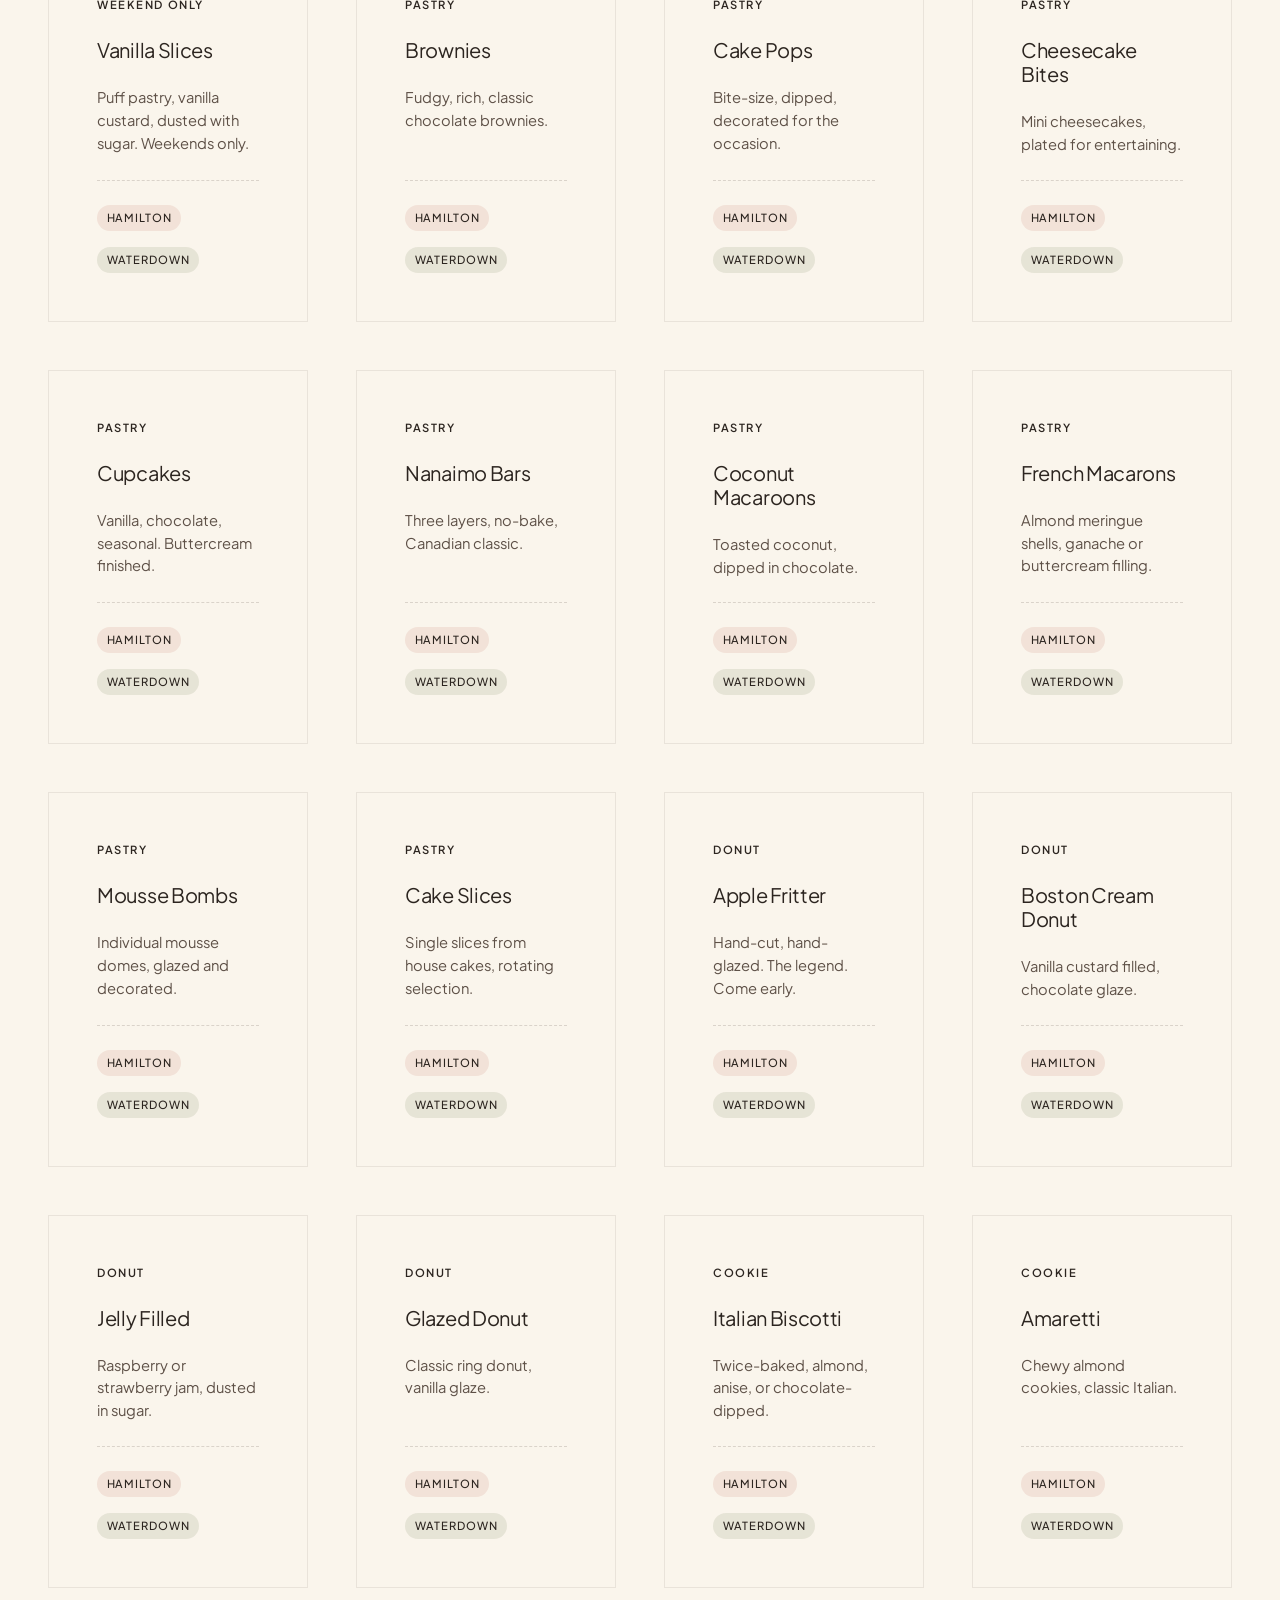
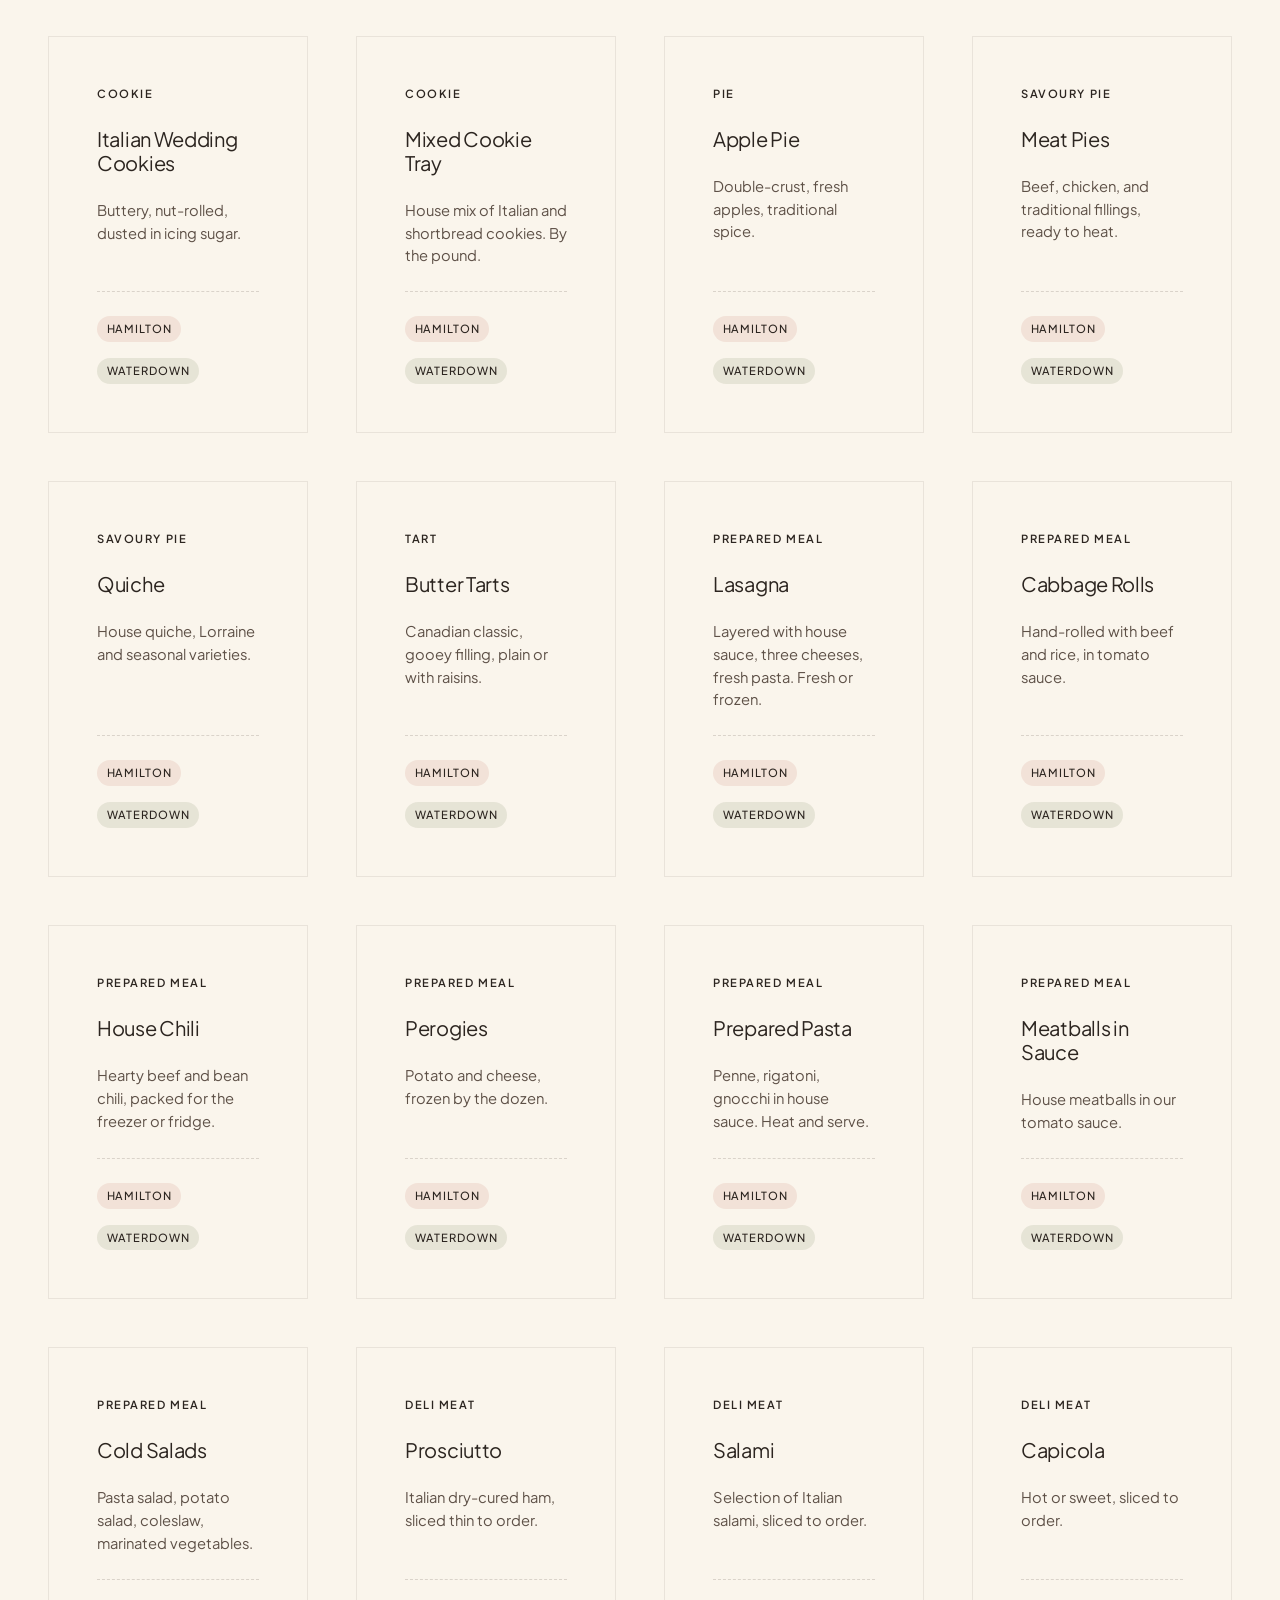
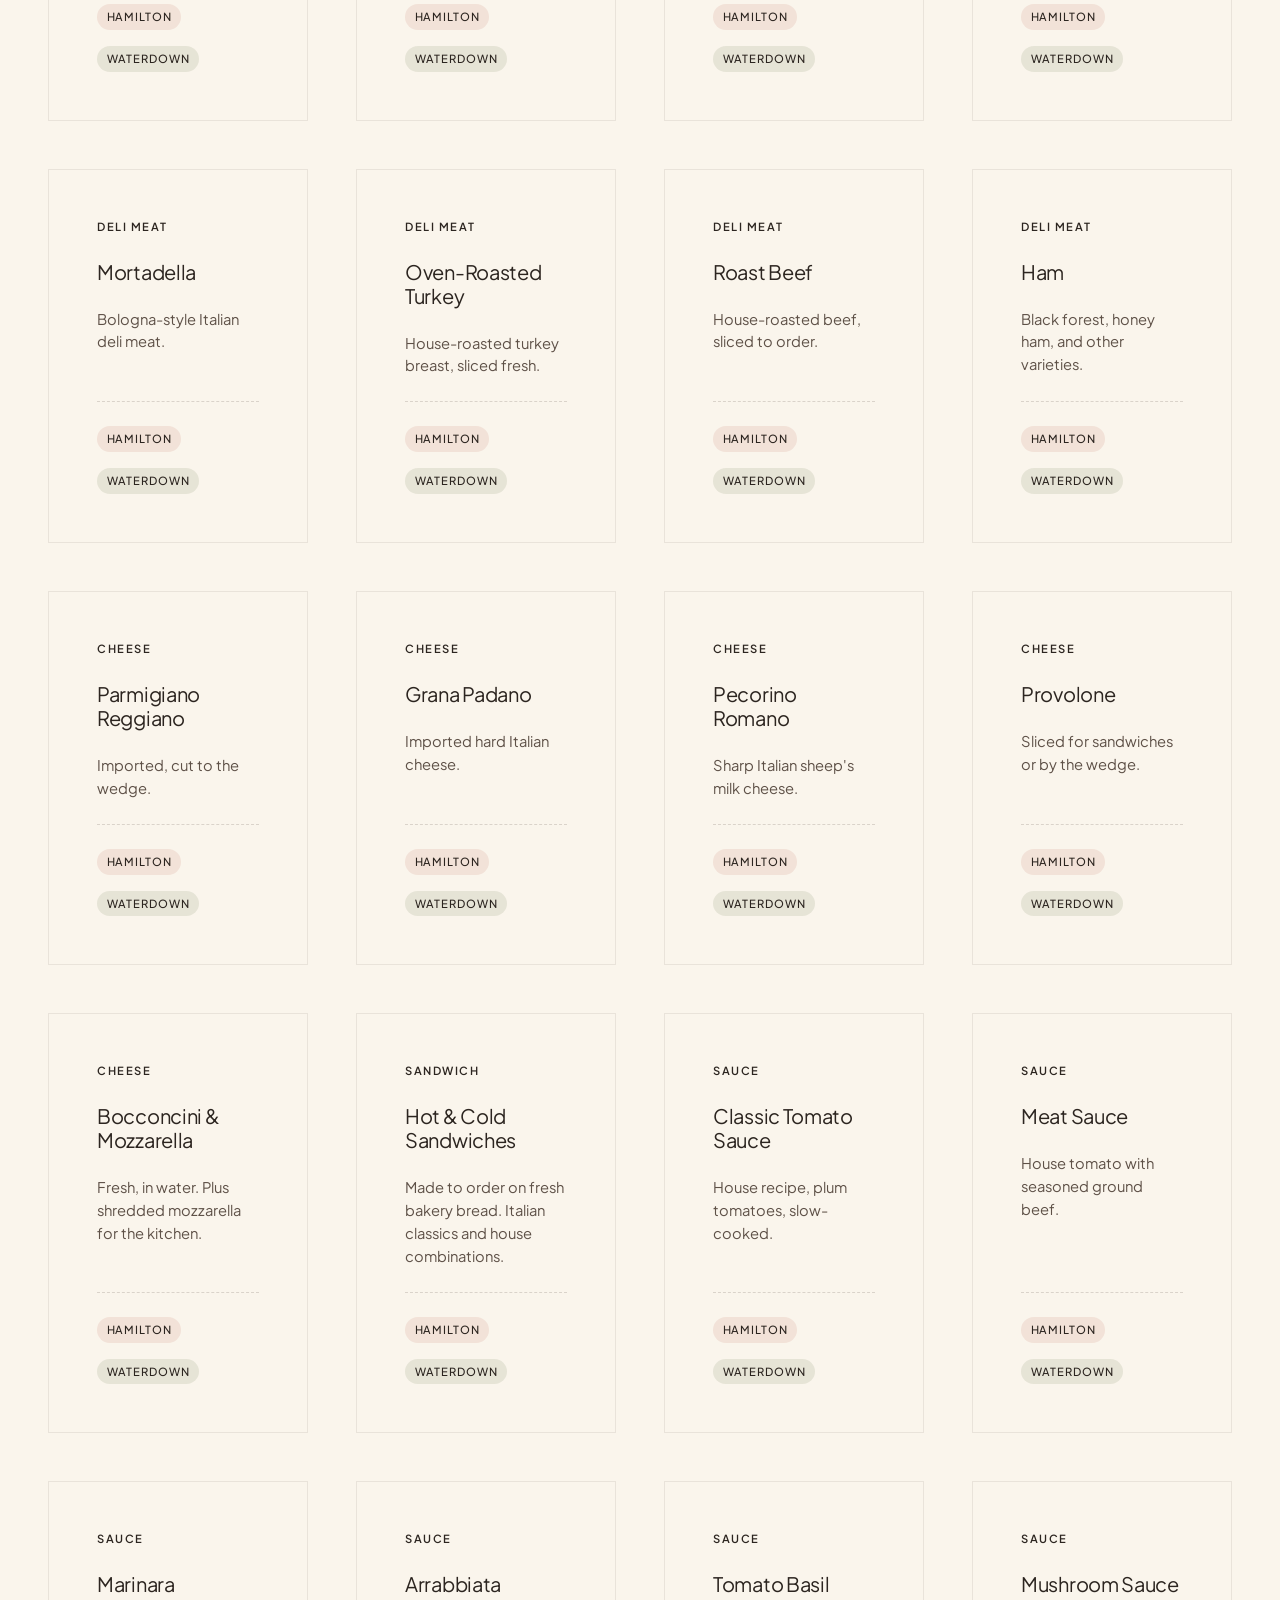
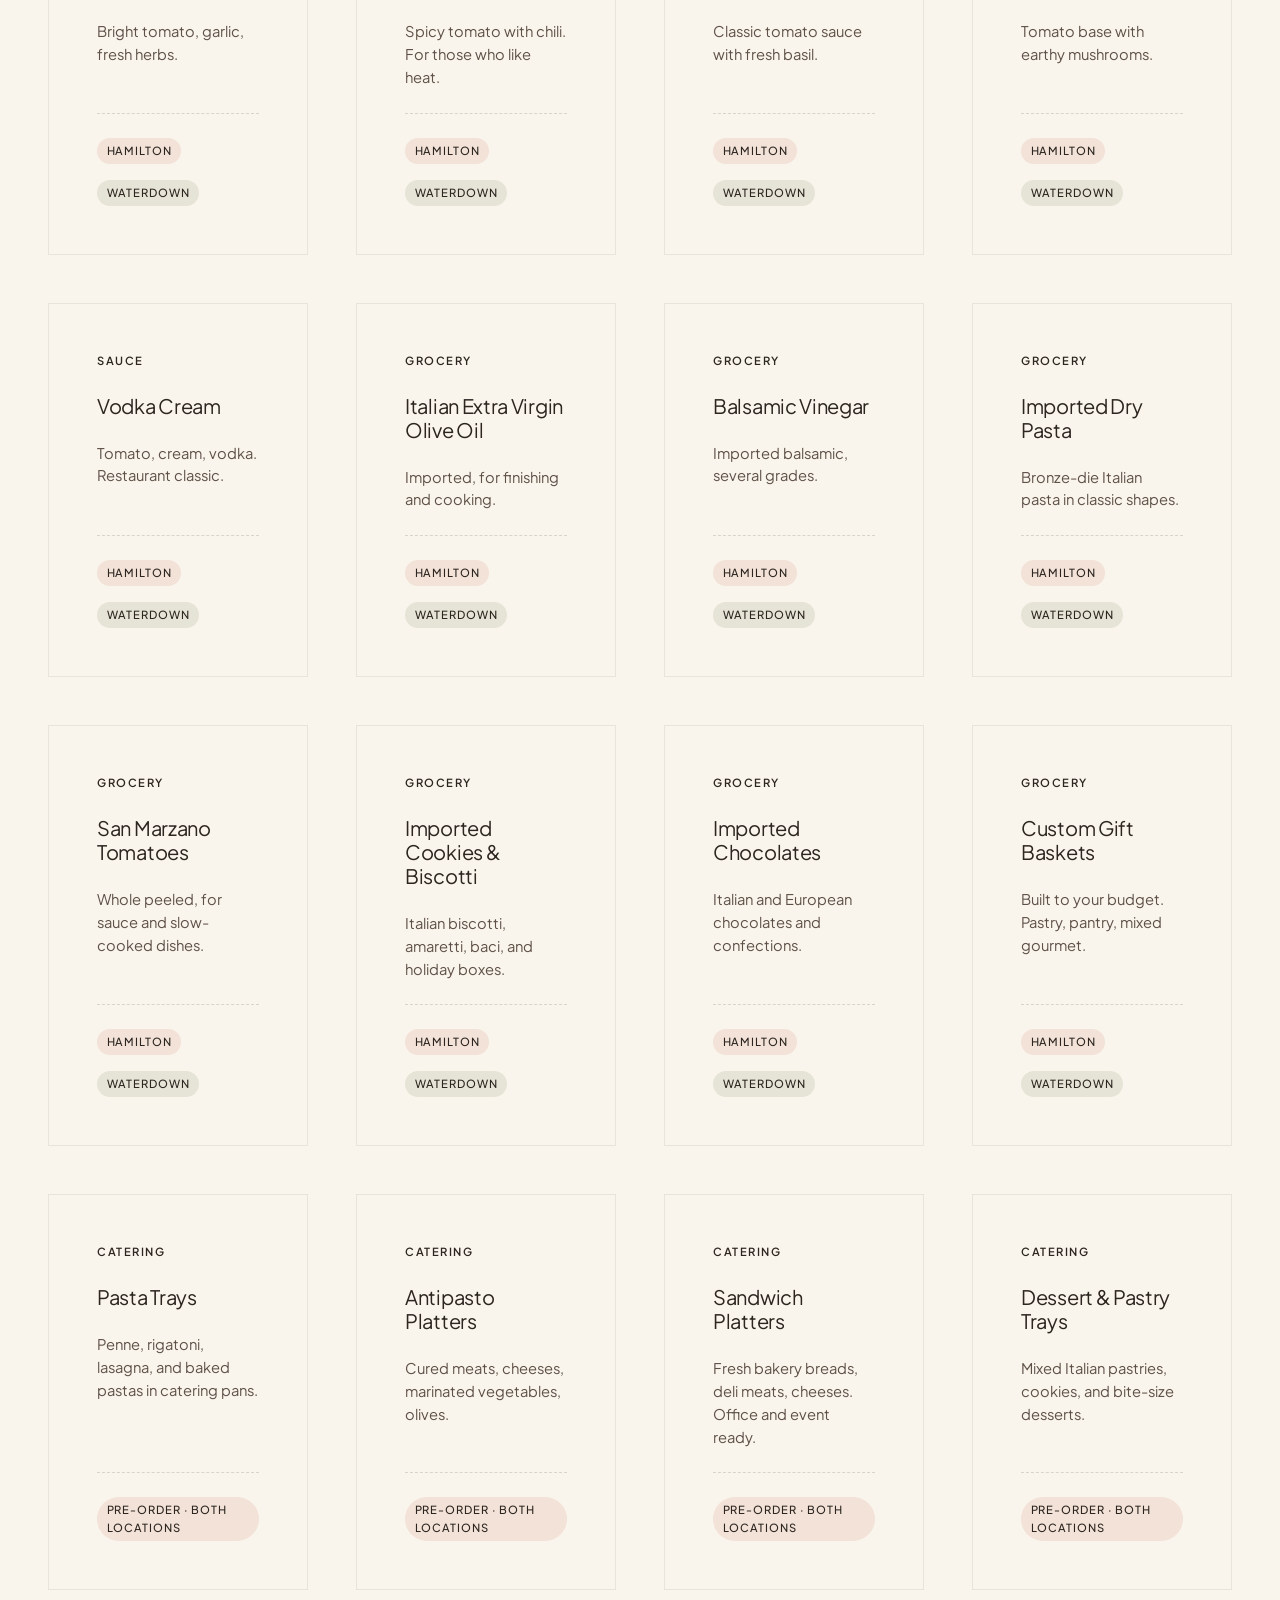
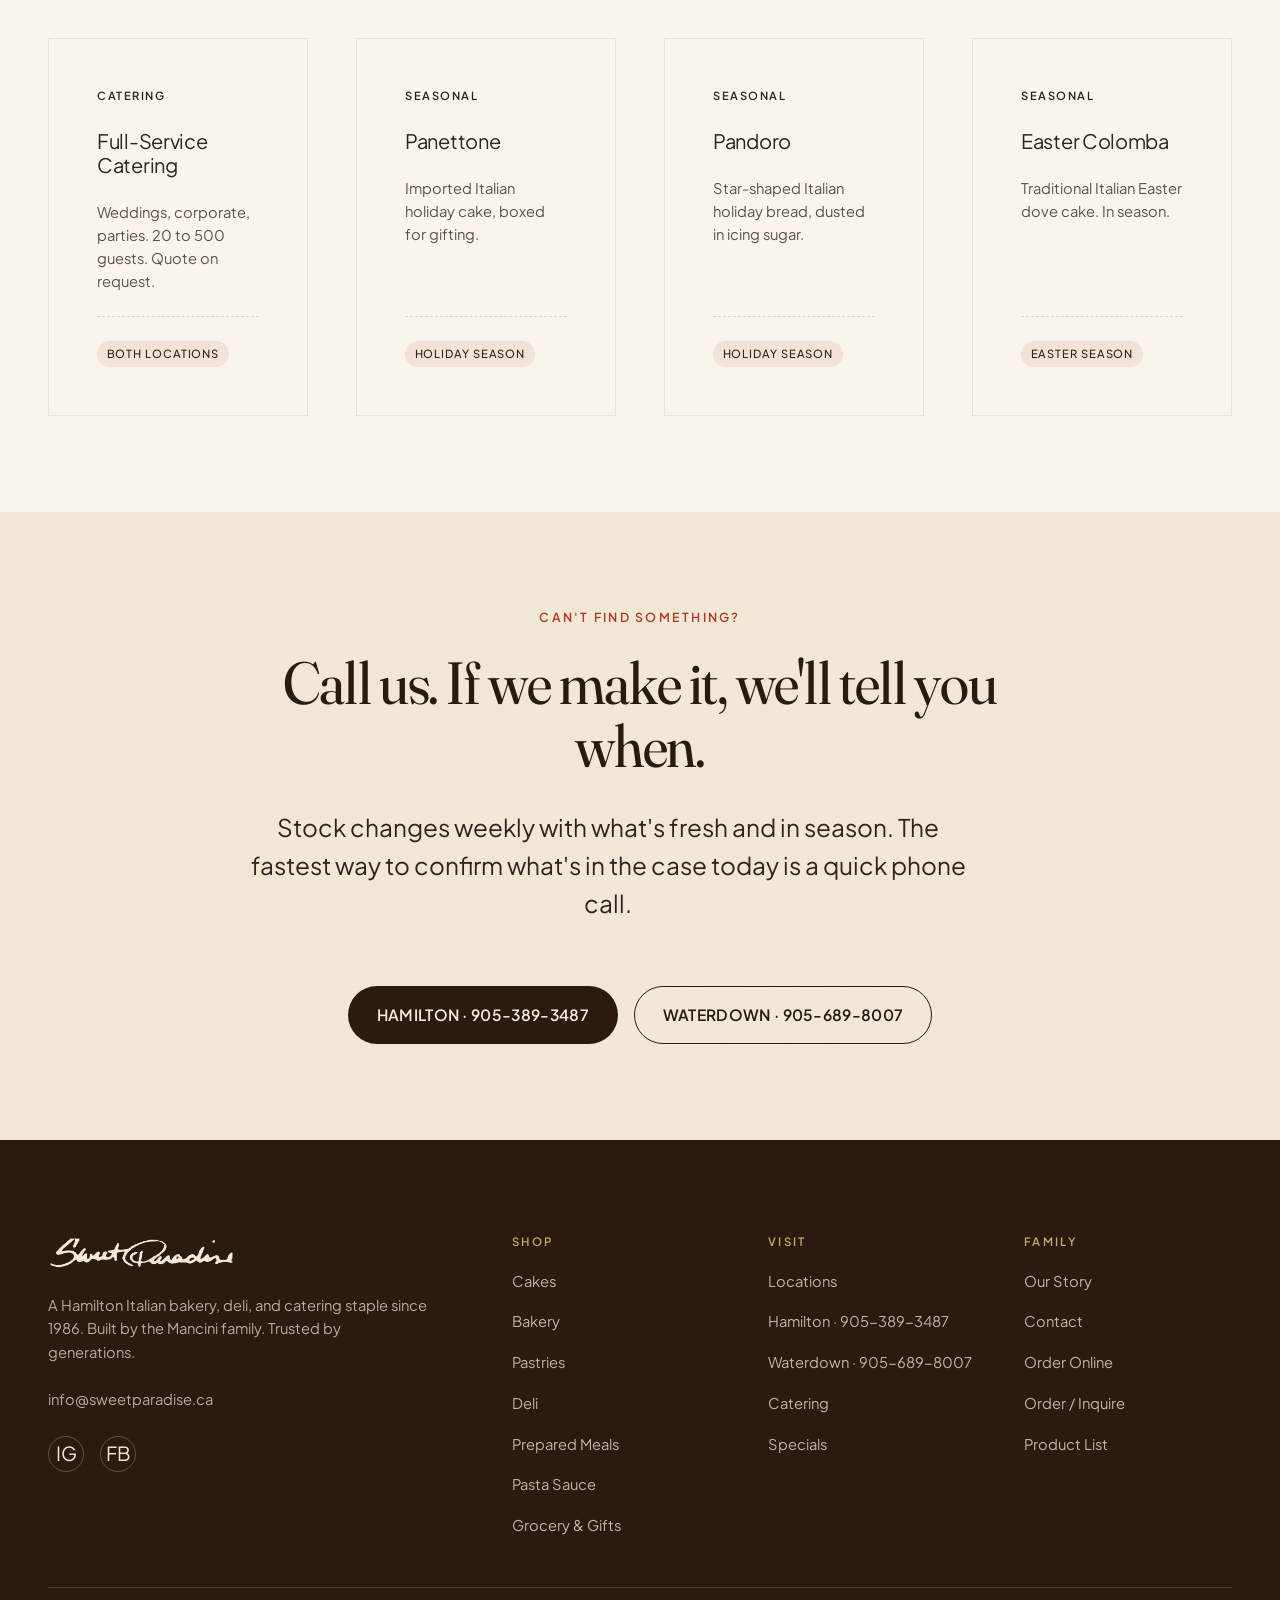
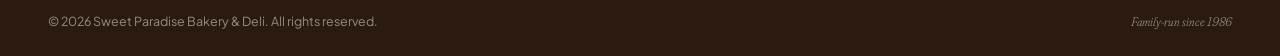
<file: product-list.html>
<!doctype html>
<html lang="en">
<head>
<meta charset="utf-8">
<meta name="viewport" content="width=device-width, initial-scale=1">
<title>Product List | Sweet Paradise Bakery & Deli · Hamilton & Waterdown</title>
<meta name="description" content="Browse the full Sweet Paradise product list. Breads, cakes, pastries, donuts, deli, prepared meals, sauces, grocery, and seasonal items. Hamilton and Waterdown.">
<link rel="canonical" href="https://www.sweetparadise.ca/product-list">
<meta property="og:title" content="Product List | Sweet Paradise Bakery & Deli">
<meta property="og:description" content="The full Sweet Paradise catalogue. Searchable, filterable, with location availability.">
<meta name="theme-color" content="#2A1A10">
<link rel="icon" type="image/png" href="assets/favicon.png">
<link rel="apple-touch-icon" href="assets/apple-touch-icon.png">

<link rel="preconnect" href="https://fonts.googleapis.com">
<link rel="preconnect" href="https://fonts.gstatic.com" crossorigin>
<link href="https://fonts.googleapis.com/css2?family=Fraunces:ital,opsz,wght,SOFT@0,9..144,300..700,30..100;1,9..144,300..700,30..100&family=Plus+Jakarta+Sans:wght@400;500;600;700&display=swap" rel="stylesheet">
<link rel="stylesheet" href="css/main.css">

<style>
  /* Product list specific styles */
  .pl-search { display: flex; gap: var(--space-3); align-items: center; background: var(--color-flour); border: 1px solid rgba(42,26,16,0.12); border-radius: var(--radius-md); padding: var(--space-3) var(--space-4); box-shadow: var(--shadow-sm); }
  .pl-search input { flex: 1; border: 0; background: transparent; font: inherit; font-family: var(--font-sans); font-size: 1rem; color: var(--color-charcoal); outline: none; padding: var(--space-2) 0; }
  .pl-search input::placeholder { color: rgba(42,26,16,0.45); }
  .pl-search__icon { font-family: var(--font-sans); font-size: 1.1rem; color: var(--color-espresso); opacity: 0.6; }
  .pl-count { font-family: var(--font-sans); font-size: 0.9rem; color: rgba(42,26,16,0.6); margin-top: var(--space-4); }
  .pl-grid { display: grid; grid-template-columns: repeat(auto-fill, minmax(260px, 1fr)); gap: var(--space-5); margin-top: var(--space-6); }
  .pl-item { background: var(--color-flour); border: 1px solid rgba(42,26,16,0.08); border-radius: var(--radius-md); padding: var(--space-5); display: flex; flex-direction: column; gap: var(--space-3); transition: transform .2s ease, box-shadow .2s ease, border-color .2s ease; }
  .pl-item:hover { transform: translateY(-2px); box-shadow: var(--shadow-md); border-color: rgba(42,26,16,0.18); }
  .pl-item__cat { font-family: var(--font-sans); font-size: 0.7rem; letter-spacing: 0.14em; text-transform: uppercase; color: var(--color-tomato); font-weight: 600; }
  .pl-item__name { font-family: var(--font-serif); font-size: 1.25rem; line-height: 1.2; color: var(--color-espresso); margin: 0; }
  .pl-item__desc { font-size: 0.92rem; color: rgba(42,26,16,0.75); line-height: 1.55; margin: 0; }
  .pl-item__foot { display: flex; gap: var(--space-2); flex-wrap: wrap; margin-top: auto; padding-top: var(--space-3); border-top: 1px dashed rgba(42,26,16,0.15); }
  .pl-tag { font-family: var(--font-sans); font-size: 0.7rem; letter-spacing: 0.08em; text-transform: uppercase; padding: 0.25rem 0.6rem; border-radius: 999px; font-weight: 500; }
  .pl-tag--ham { background: rgba(179,58,42,0.1); color: var(--color-tomato); }
  .pl-tag--wat { background: rgba(94,107,60,0.12); color: var(--color-olive); }
  .pl-empty { text-align: center; padding: var(--space-10) var(--space-5); color: rgba(42,26,16,0.55); font-family: var(--font-serif); font-size: 1.3rem; font-style: italic; }
</style>
</head>
<body class="has-mobile-bar">

<header class="nav">
  <div class="container nav__inner">
    <a href="index.html" class="nav__logo" aria-label="Sweet Paradise home">
      <img src="assets/logo-red.png" alt="Sweet Paradise" class="nav__logo-img">
      <span class="nav__logo-sub">Bakery · Deli · Catering</span>
    </a>
    <nav class="nav__menu" aria-label="Primary">
      <a href="cakes.html">Cakes</a>
      <a href="bakery.html">Bakery</a>
      <a href="deli.html">Deli</a>
      <a href="prepared-meals.html">Prepared Meals</a>
      <a href="catering.html">Catering</a>
      <a href="product-list.html" class="is-active">Products</a>
      <a href="our-story.html">Our Story</a>
      <a href="locations.html">Locations</a>
    </nav>
    <a href="https://order.online/business/SweetParadise-209088" target="_blank" rel="noopener" class="btn btn--tomato btn--sm nav__cta">Order Online</a>
    <button class="nav__toggle" data-drawer-open aria-label="Open menu">
      <span>Menu</span>
      <span class="nav__toggle-icon"><span></span><span></span></span>
    </button>
  </div>
</header>

<aside class="drawer" data-drawer aria-label="Mobile menu">
  <div class="drawer__head">
    <img src="assets/logo-red.png" alt="Sweet Paradise" class="nav__logo-img">
    <button class="drawer__close" data-drawer-close aria-label="Close menu">✕</button>
  </div>
  <nav class="drawer__menu">
    <a href="cakes.html">Cakes</a>
    <a href="bakery.html">Bakery</a>
    <a href="pastries.html">Pastries</a>
    <a href="deli.html">Deli</a>
    <a href="prepared-meals.html">Prepared Meals</a>
    <a href="catering.html">Catering</a>
    <a href="pasta-sauce.html">Pasta Sauce</a>
    <a href="grocery.html">Grocery & Gift Baskets</a>
    <a href="specials.html">Specials</a>
    <a href="product-list.html">Product List</a>
    <a href="our-story.html">Our Story</a>
    <a href="locations.html">Locations</a>
    <a href="contact.html">Contact</a>
    <a href="order.html" class="btn btn--tomato" style="margin-top: var(--space-3);">Order / Inquire</a>
  </nav>
</aside>

<section class="page-head paper-grain">
  <div class="container">
    <nav class="breadcrumb" aria-label="Breadcrumb">
      <a href="index.html">Home</a><span>/</span><span>Product List</span>
    </nav>
    <div class="eyebrow eyebrow--olive">The Full Catalogue</div>
    <h1>Everything we make, bake, slice, and stock.</h1>
    <p class="lede">Search by name, filter by category. Stock rotates, so call your location to confirm availability before you drive out.</p>
  </div>
</section>

<!-- ===== SEARCH + FILTERS ===== -->
<section class="section section--no-bottom">
  <div class="container">
    <div class="pl-search">
      <span class="pl-search__icon">⌕</span>
      <input type="search" id="pl-search-input" placeholder="Search products (cannoli, lasagna, sourdough...)" aria-label="Search products">
    </div>

    <div class="filter-chips" style="margin-top: var(--space-5);" data-filter-group="products">
      <button class="chip is-active" data-filter="all">All</button>
      <button class="chip" data-filter="bread">Bread</button>
      <button class="chip" data-filter="cakes">Cakes</button>
      <button class="chip" data-filter="pastries">Pastries</button>
      <button class="chip" data-filter="donuts">Donuts</button>
      <button class="chip" data-filter="cookies">Cookies</button>
      <button class="chip" data-filter="pies">Pies & Tarts</button>
      <button class="chip" data-filter="prepared">Prepared Meals</button>
      <button class="chip" data-filter="deli">Deli</button>
      <button class="chip" data-filter="grocery">Grocery</button>
      <button class="chip" data-filter="sauces">Sauces</button>
      <button class="chip" data-filter="catering">Catering</button>
      <button class="chip" data-filter="seasonal">Seasonal</button>
    </div>

    <p class="pl-count" id="pl-count">Showing all products</p>
    <p class="disclaimer" style="margin-top: var(--space-3);">Availability varies by location and day. Please call to confirm what is in the case before visiting. Hamilton: 905-389-3487. Waterdown: 905-689-8007.</p>
  </div>
</section>

<!-- ===== PRODUCT GRID ===== -->
<section class="section">
  <div class="container">
    <div class="pl-grid" id="pl-grid">

      <!-- BREAD -->
      <article class="pl-item" data-cat="bread" data-name="country sourdough loaf">
        <span class="pl-item__cat">Bread</span>
        <h3 class="pl-item__name">Country Sourdough</h3>
        <p class="pl-item__desc">Long-fermented country loaf with a chewy crumb and crackling crust.</p>
        <div class="pl-item__foot"><span class="pl-tag pl-tag--ham">Hamilton</span><span class="pl-tag pl-tag--wat">Waterdown</span></div>
      </article>
      <article class="pl-item" data-cat="bread" data-name="italian crusty bread vienna">
        <span class="pl-item__cat">Bread</span>
        <h3 class="pl-item__name">Italian Crusty Bread</h3>
        <p class="pl-item__desc">Traditional Italian-style loaf, light interior, crackling crust. The everyday table bread.</p>
        <div class="pl-item__foot"><span class="pl-tag pl-tag--ham">Hamilton</span><span class="pl-tag pl-tag--wat">Waterdown</span></div>
      </article>
      <article class="pl-item" data-cat="bread" data-name="ciabatta">
        <span class="pl-item__cat">Bread</span>
        <h3 class="pl-item__name">Ciabatta</h3>
        <p class="pl-item__desc">Open-crumb Italian bread, perfect for sandwiches or dipping in oil.</p>
        <div class="pl-item__foot"><span class="pl-tag pl-tag--ham">Hamilton</span><span class="pl-tag pl-tag--wat">Waterdown</span></div>
      </article>
      <article class="pl-item" data-cat="bread" data-name="focaccia">
        <span class="pl-item__cat">Bread</span>
        <h3 class="pl-item__name">Focaccia</h3>
        <p class="pl-item__desc">Olive oil-rich, dimpled, finished with sea salt. Sold by the slab.</p>
        <div class="pl-item__foot"><span class="pl-tag pl-tag--ham">Hamilton</span></div>
      </article>
      <article class="pl-item" data-cat="bread" data-name="dinner rolls buns">
        <span class="pl-item__cat">Bread</span>
        <h3 class="pl-item__name">Dinner Rolls & Buns</h3>
        <p class="pl-item__desc">Soft rolls, sandwich buns, kaisers. By the dozen.</p>
        <div class="pl-item__foot"><span class="pl-tag pl-tag--ham">Hamilton</span><span class="pl-tag pl-tag--wat">Waterdown</span></div>
      </article>
      <article class="pl-item" data-cat="bread" data-name="rye bread">
        <span class="pl-item__cat">Bread</span>
        <h3 class="pl-item__name">Rye Bread</h3>
        <p class="pl-item__desc">Dark rye, sliced or whole. Pairs with deli meats and sharp cheeses.</p>
        <div class="pl-item__foot"><span class="pl-tag pl-tag--ham">Hamilton</span></div>
      </article>

      <!-- CAKES -->
      <article class="pl-item" data-cat="cakes" data-name="strawberry romanoff">
        <span class="pl-item__cat">Cake</span>
        <h3 class="pl-item__name">Strawberry Romanoff</h3>
        <p class="pl-item__desc">Fresh strawberries, light cream, vanilla sponge. A house signature.</p>
        <div class="pl-item__foot"><span class="pl-tag pl-tag--ham">Hamilton (orders)</span><span class="pl-tag pl-tag--wat">Waterdown (cash & carry)</span></div>
      </article>
      <article class="pl-item" data-cat="cakes" data-name="tiramisu cake">
        <span class="pl-item__cat">Cake</span>
        <h3 class="pl-item__name">Tiramisu Cake</h3>
        <p class="pl-item__desc">Espresso-soaked sponge, mascarpone cream, cocoa dust.</p>
        <div class="pl-item__foot"><span class="pl-tag pl-tag--ham">Hamilton (orders)</span></div>
      </article>
      <article class="pl-item" data-cat="cakes" data-name="strawberry chocolate mousse">
        <span class="pl-item__cat">Cake</span>
        <h3 class="pl-item__name">Strawberry Chocolate Mousse</h3>
        <p class="pl-item__desc">Dark chocolate mousse with fresh strawberries.</p>
        <div class="pl-item__foot"><span class="pl-tag pl-tag--ham">Hamilton (orders)</span></div>
      </article>
      <article class="pl-item" data-cat="cakes" data-name="white strawberry chocolate mousse">
        <span class="pl-item__cat">Cake</span>
        <h3 class="pl-item__name">White Strawberry Chocolate Mousse</h3>
        <p class="pl-item__desc">White chocolate mousse, fresh strawberries, vanilla sponge.</p>
        <div class="pl-item__foot"><span class="pl-tag pl-tag--ham">Hamilton (orders)</span></div>
      </article>
      <article class="pl-item" data-cat="cakes" data-name="nutella supreme">
        <span class="pl-item__cat">Cake</span>
        <h3 class="pl-item__name">Nutella Supreme</h3>
        <p class="pl-item__desc">Hazelnut and chocolate cream, layered sponge.</p>
        <div class="pl-item__foot"><span class="pl-tag pl-tag--ham">Hamilton (orders)</span></div>
      </article>
      <article class="pl-item" data-cat="cakes" data-name="fruit flan">
        <span class="pl-item__cat">Cake</span>
        <h3 class="pl-item__name">Fruit Flan</h3>
        <p class="pl-item__desc">Sponge base, pastry cream, glazed seasonal fruit.</p>
        <div class="pl-item__foot"><span class="pl-tag pl-tag--ham">Hamilton (orders)</span></div>
      </article>
      <article class="pl-item" data-cat="cakes" data-name="new york cheesecake">
        <span class="pl-item__cat">Cake</span>
        <h3 class="pl-item__name">New York Cheesecake</h3>
        <p class="pl-item__desc">Dense, rich, classic New York style.</p>
        <div class="pl-item__foot"><span class="pl-tag pl-tag--ham">Hamilton (orders)</span></div>
      </article>
      <article class="pl-item" data-cat="cakes" data-name="sweet paradise cheesecake">
        <span class="pl-item__cat">Cake</span>
        <h3 class="pl-item__name">Sweet Paradise Cheesecake</h3>
        <p class="pl-item__desc">The house cheesecake. Lighter, creamier, fruit-topped options.</p>
        <div class="pl-item__foot"><span class="pl-tag pl-tag--ham">Hamilton (orders)</span></div>
      </article>
      <article class="pl-item" data-cat="cakes" data-name="boston cream">
        <span class="pl-item__cat">Cake</span>
        <h3 class="pl-item__name">Boston Cream</h3>
        <p class="pl-item__desc">Vanilla sponge, custard, chocolate top.</p>
        <div class="pl-item__foot"><span class="pl-tag pl-tag--ham">Hamilton (orders)</span></div>
      </article>
      <article class="pl-item" data-cat="cakes" data-name="strawberry boston cream">
        <span class="pl-item__cat">Cake</span>
        <h3 class="pl-item__name">Strawberry Boston Cream</h3>
        <p class="pl-item__desc">Boston cream with a layer of fresh strawberries.</p>
        <div class="pl-item__foot"><span class="pl-tag pl-tag--ham">Hamilton (orders)</span></div>
      </article>
      <article class="pl-item" data-cat="cakes" data-name="orange cointreau">
        <span class="pl-item__cat">Cake</span>
        <h3 class="pl-item__name">Orange Cointreau</h3>
        <p class="pl-item__desc">Cointreau-soaked sponge, orange cream, chocolate finish.</p>
        <div class="pl-item__foot"><span class="pl-tag pl-tag--ham">Hamilton (orders)</span></div>
      </article>
      <article class="pl-item" data-cat="cakes" data-name="italian rum">
        <span class="pl-item__cat">Cake</span>
        <h3 class="pl-item__name">Italian Rum</h3>
        <p class="pl-item__desc">Classic rum-soaked sponge, layered creams.</p>
        <div class="pl-item__foot"><span class="pl-tag pl-tag--ham">Hamilton (orders)</span></div>
      </article>
      <article class="pl-item" data-cat="cakes" data-name="mocha butter cream">
        <span class="pl-item__cat">Cake</span>
        <h3 class="pl-item__name">Mocha Butter Cream</h3>
        <p class="pl-item__desc">Espresso buttercream, chocolate sponge.</p>
        <div class="pl-item__foot"><span class="pl-tag pl-tag--ham">Hamilton (orders)</span></div>
      </article>
      <article class="pl-item" data-cat="cakes" data-name="raspberry swirl">
        <span class="pl-item__cat">Cake</span>
        <h3 class="pl-item__name">Raspberry Swirl</h3>
        <p class="pl-item__desc">Light cream with raspberry coulis swirled through.</p>
        <div class="pl-item__foot"><span class="pl-tag pl-tag--ham">Hamilton (orders)</span></div>
      </article>
      <article class="pl-item" data-cat="cakes" data-name="carrot cake">
        <span class="pl-item__cat">Cake</span>
        <h3 class="pl-item__name">Carrot Cake</h3>
        <p class="pl-item__desc">Spiced carrot, cream cheese frosting.</p>
        <div class="pl-item__foot"><span class="pl-tag pl-tag--ham">Hamilton (orders)</span></div>
      </article>
      <article class="pl-item" data-cat="cakes" data-name="raspberry chocolate truffle">
        <span class="pl-item__cat">Cake</span>
        <h3 class="pl-item__name">Raspberry Chocolate Truffle</h3>
        <p class="pl-item__desc">Dense chocolate truffle, raspberry layers.</p>
        <div class="pl-item__foot"><span class="pl-tag pl-tag--ham">Hamilton (orders)</span></div>
      </article>
      <article class="pl-item" data-cat="cakes" data-name="vanilla bean cake">
        <span class="pl-item__cat">Cake</span>
        <h3 class="pl-item__name">Vanilla Bean</h3>
        <p class="pl-item__desc">Pure vanilla bean sponge and cream. Classic.</p>
        <div class="pl-item__foot"><span class="pl-tag pl-tag--ham">Hamilton (orders)</span></div>
      </article>
      <article class="pl-item" data-cat="cakes" data-name="napoleon">
        <span class="pl-item__cat">Cake</span>
        <h3 class="pl-item__name">Napoleon</h3>
        <p class="pl-item__desc">Layered puff pastry with pastry cream, fondant top.</p>
        <div class="pl-item__foot"><span class="pl-tag pl-tag--ham">Hamilton (orders)</span></div>
      </article>

      <!-- PASTRIES -->
      <article class="pl-item" data-cat="pastries" data-name="cannoli">
        <span class="pl-item__cat">Pastry</span>
        <h3 class="pl-item__name">Cannoli</h3>
        <p class="pl-item__desc">Filled to order with sweet ricotta cream, chocolate and pistachio.</p>
        <div class="pl-item__foot"><span class="pl-tag pl-tag--ham">Hamilton</span><span class="pl-tag pl-tag--wat">Waterdown</span></div>
      </article>
      <article class="pl-item" data-cat="pastries" data-name="tiramisu">
        <span class="pl-item__cat">Pastry</span>
        <h3 class="pl-item__name">Tiramisu (Individual)</h3>
        <p class="pl-item__desc">Single-serve tiramisu, mascarpone, espresso, cocoa.</p>
        <div class="pl-item__foot"><span class="pl-tag pl-tag--ham">Hamilton</span><span class="pl-tag pl-tag--wat">Waterdown</span></div>
      </article>
      <article class="pl-item" data-cat="pastries" data-name="cream horns">
        <span class="pl-item__cat">Pastry</span>
        <h3 class="pl-item__name">Cream Horns</h3>
        <p class="pl-item__desc">Flaky pastry horns filled with vanilla cream.</p>
        <div class="pl-item__foot"><span class="pl-tag pl-tag--ham">Hamilton</span><span class="pl-tag pl-tag--wat">Waterdown</span></div>
      </article>
      <article class="pl-item" data-cat="pastries" data-name="cream puffs">
        <span class="pl-item__cat">Pastry</span>
        <h3 class="pl-item__name">Cream Puffs</h3>
        <p class="pl-item__desc">Choux pastry filled with vanilla cream.</p>
        <div class="pl-item__foot"><span class="pl-tag pl-tag--ham">Hamilton</span><span class="pl-tag pl-tag--wat">Waterdown</span></div>
      </article>
      <article class="pl-item" data-cat="pastries" data-name="eclairs">
        <span class="pl-item__cat">Pastry</span>
        <h3 class="pl-item__name">Éclairs</h3>
        <p class="pl-item__desc">Long choux pastry, vanilla cream, chocolate top.</p>
        <div class="pl-item__foot"><span class="pl-tag pl-tag--ham">Hamilton</span><span class="pl-tag pl-tag--wat">Waterdown</span></div>
      </article>
      <article class="pl-item" data-cat="pastries" data-name="portuguese custard tarts">
        <span class="pl-item__cat">Pastry</span>
        <h3 class="pl-item__name">Portuguese Custard Tarts</h3>
        <p class="pl-item__desc">Flaky shells, set vanilla custard, caramelized tops.</p>
        <div class="pl-item__foot"><span class="pl-tag pl-tag--ham">Hamilton</span><span class="pl-tag pl-tag--wat">Waterdown</span></div>
      </article>
      <article class="pl-item" data-cat="pastries" data-name="rum balls">
        <span class="pl-item__cat">Pastry</span>
        <h3 class="pl-item__name">Rum Balls</h3>
        <p class="pl-item__desc">Cake, cocoa, rum, rolled in coconut or sprinkles.</p>
        <div class="pl-item__foot"><span class="pl-tag pl-tag--ham">Hamilton</span><span class="pl-tag pl-tag--wat">Waterdown</span></div>
      </article>
      <article class="pl-item" data-cat="pastries" data-name="strawberry tarts">
        <span class="pl-item__cat">Pastry</span>
        <h3 class="pl-item__name">Strawberry Tarts</h3>
        <p class="pl-item__desc">Pastry shell, custard, glazed fresh strawberries.</p>
        <div class="pl-item__foot"><span class="pl-tag pl-tag--ham">Hamilton</span><span class="pl-tag pl-tag--wat">Waterdown</span></div>
      </article>
      <article class="pl-item" data-cat="pastries seasonal" data-name="vanilla slices">
        <span class="pl-item__cat">Weekend Only</span>
        <h3 class="pl-item__name">Vanilla Slices</h3>
        <p class="pl-item__desc">Puff pastry, vanilla custard, dusted with sugar. Weekends only.</p>
        <div class="pl-item__foot"><span class="pl-tag pl-tag--ham">Hamilton</span><span class="pl-tag pl-tag--wat">Waterdown</span></div>
      </article>
      <article class="pl-item" data-cat="pastries" data-name="brownies">
        <span class="pl-item__cat">Pastry</span>
        <h3 class="pl-item__name">Brownies</h3>
        <p class="pl-item__desc">Fudgy, rich, classic chocolate brownies.</p>
        <div class="pl-item__foot"><span class="pl-tag pl-tag--ham">Hamilton</span><span class="pl-tag pl-tag--wat">Waterdown</span></div>
      </article>
      <article class="pl-item" data-cat="pastries" data-name="cake pops">
        <span class="pl-item__cat">Pastry</span>
        <h3 class="pl-item__name">Cake Pops</h3>
        <p class="pl-item__desc">Bite-size, dipped, decorated for the occasion.</p>
        <div class="pl-item__foot"><span class="pl-tag pl-tag--ham">Hamilton</span><span class="pl-tag pl-tag--wat">Waterdown</span></div>
      </article>
      <article class="pl-item" data-cat="pastries" data-name="cheesecake bites">
        <span class="pl-item__cat">Pastry</span>
        <h3 class="pl-item__name">Cheesecake Bites</h3>
        <p class="pl-item__desc">Mini cheesecakes, plated for entertaining.</p>
        <div class="pl-item__foot"><span class="pl-tag pl-tag--ham">Hamilton</span><span class="pl-tag pl-tag--wat">Waterdown</span></div>
      </article>
      <article class="pl-item" data-cat="pastries" data-name="cupcakes">
        <span class="pl-item__cat">Pastry</span>
        <h3 class="pl-item__name">Cupcakes</h3>
        <p class="pl-item__desc">Vanilla, chocolate, seasonal. Buttercream finished.</p>
        <div class="pl-item__foot"><span class="pl-tag pl-tag--ham">Hamilton</span><span class="pl-tag pl-tag--wat">Waterdown</span></div>
      </article>
      <article class="pl-item" data-cat="pastries" data-name="nanaimo bars">
        <span class="pl-item__cat">Pastry</span>
        <h3 class="pl-item__name">Nanaimo Bars</h3>
        <p class="pl-item__desc">Three layers, no-bake, Canadian classic.</p>
        <div class="pl-item__foot"><span class="pl-tag pl-tag--ham">Hamilton</span><span class="pl-tag pl-tag--wat">Waterdown</span></div>
      </article>
      <article class="pl-item" data-cat="pastries" data-name="macaroons coconut">
        <span class="pl-item__cat">Pastry</span>
        <h3 class="pl-item__name">Coconut Macaroons</h3>
        <p class="pl-item__desc">Toasted coconut, dipped in chocolate.</p>
        <div class="pl-item__foot"><span class="pl-tag pl-tag--ham">Hamilton</span><span class="pl-tag pl-tag--wat">Waterdown</span></div>
      </article>
      <article class="pl-item" data-cat="pastries" data-name="macarons french">
        <span class="pl-item__cat">Pastry</span>
        <h3 class="pl-item__name">French Macarons</h3>
        <p class="pl-item__desc">Almond meringue shells, ganache or buttercream filling.</p>
        <div class="pl-item__foot"><span class="pl-tag pl-tag--ham">Hamilton</span><span class="pl-tag pl-tag--wat">Waterdown</span></div>
      </article>
      <article class="pl-item" data-cat="pastries" data-name="mousse bombs">
        <span class="pl-item__cat">Pastry</span>
        <h3 class="pl-item__name">Mousse Bombs</h3>
        <p class="pl-item__desc">Individual mousse domes, glazed and decorated.</p>
        <div class="pl-item__foot"><span class="pl-tag pl-tag--ham">Hamilton</span><span class="pl-tag pl-tag--wat">Waterdown</span></div>
      </article>
      <article class="pl-item" data-cat="pastries" data-name="cake slices">
        <span class="pl-item__cat">Pastry</span>
        <h3 class="pl-item__name">Cake Slices</h3>
        <p class="pl-item__desc">Single slices from house cakes, rotating selection.</p>
        <div class="pl-item__foot"><span class="pl-tag pl-tag--ham">Hamilton</span><span class="pl-tag pl-tag--wat">Waterdown</span></div>
      </article>

      <!-- DONUTS -->
      <article class="pl-item" data-cat="donuts" data-name="apple fritter">
        <span class="pl-item__cat">Donut</span>
        <h3 class="pl-item__name">Apple Fritter</h3>
        <p class="pl-item__desc">Hand-cut, hand-glazed. The legend. Come early.</p>
        <div class="pl-item__foot"><span class="pl-tag pl-tag--ham">Hamilton</span><span class="pl-tag pl-tag--wat">Waterdown</span></div>
      </article>
      <article class="pl-item" data-cat="donuts" data-name="boston cream donut">
        <span class="pl-item__cat">Donut</span>
        <h3 class="pl-item__name">Boston Cream Donut</h3>
        <p class="pl-item__desc">Vanilla custard filled, chocolate glaze.</p>
        <div class="pl-item__foot"><span class="pl-tag pl-tag--ham">Hamilton</span><span class="pl-tag pl-tag--wat">Waterdown</span></div>
      </article>
      <article class="pl-item" data-cat="donuts" data-name="jelly filled donut">
        <span class="pl-item__cat">Donut</span>
        <h3 class="pl-item__name">Jelly Filled</h3>
        <p class="pl-item__desc">Raspberry or strawberry jam, dusted in sugar.</p>
        <div class="pl-item__foot"><span class="pl-tag pl-tag--ham">Hamilton</span><span class="pl-tag pl-tag--wat">Waterdown</span></div>
      </article>
      <article class="pl-item" data-cat="donuts" data-name="glazed donut">
        <span class="pl-item__cat">Donut</span>
        <h3 class="pl-item__name">Glazed Donut</h3>
        <p class="pl-item__desc">Classic ring donut, vanilla glaze.</p>
        <div class="pl-item__foot"><span class="pl-tag pl-tag--ham">Hamilton</span><span class="pl-tag pl-tag--wat">Waterdown</span></div>
      </article>

      <!-- COOKIES -->
      <article class="pl-item" data-cat="cookies" data-name="biscotti">
        <span class="pl-item__cat">Cookie</span>
        <h3 class="pl-item__name">Italian Biscotti</h3>
        <p class="pl-item__desc">Twice-baked, almond, anise, or chocolate-dipped.</p>
        <div class="pl-item__foot"><span class="pl-tag pl-tag--ham">Hamilton</span><span class="pl-tag pl-tag--wat">Waterdown</span></div>
      </article>
      <article class="pl-item" data-cat="cookies" data-name="amaretti">
        <span class="pl-item__cat">Cookie</span>
        <h3 class="pl-item__name">Amaretti</h3>
        <p class="pl-item__desc">Chewy almond cookies, classic Italian.</p>
        <div class="pl-item__foot"><span class="pl-tag pl-tag--ham">Hamilton</span><span class="pl-tag pl-tag--wat">Waterdown</span></div>
      </article>
      <article class="pl-item" data-cat="cookies" data-name="italian wedding cookies">
        <span class="pl-item__cat">Cookie</span>
        <h3 class="pl-item__name">Italian Wedding Cookies</h3>
        <p class="pl-item__desc">Buttery, nut-rolled, dusted in icing sugar.</p>
        <div class="pl-item__foot"><span class="pl-tag pl-tag--ham">Hamilton</span><span class="pl-tag pl-tag--wat">Waterdown</span></div>
      </article>
      <article class="pl-item" data-cat="cookies" data-name="cookie tray">
        <span class="pl-item__cat">Cookie</span>
        <h3 class="pl-item__name">Mixed Cookie Tray</h3>
        <p class="pl-item__desc">House mix of Italian and shortbread cookies. By the pound.</p>
        <div class="pl-item__foot"><span class="pl-tag pl-tag--ham">Hamilton</span><span class="pl-tag pl-tag--wat">Waterdown</span></div>
      </article>

      <!-- PIES & TARTS -->
      <article class="pl-item" data-cat="pies" data-name="apple pie">
        <span class="pl-item__cat">Pie</span>
        <h3 class="pl-item__name">Apple Pie</h3>
        <p class="pl-item__desc">Double-crust, fresh apples, traditional spice.</p>
        <div class="pl-item__foot"><span class="pl-tag pl-tag--ham">Hamilton</span><span class="pl-tag pl-tag--wat">Waterdown</span></div>
      </article>
      <article class="pl-item" data-cat="pies" data-name="meat pies">
        <span class="pl-item__cat">Savoury Pie</span>
        <h3 class="pl-item__name">Meat Pies</h3>
        <p class="pl-item__desc">Beef, chicken, and traditional fillings, ready to heat.</p>
        <div class="pl-item__foot"><span class="pl-tag pl-tag--ham">Hamilton</span><span class="pl-tag pl-tag--wat">Waterdown</span></div>
      </article>
      <article class="pl-item" data-cat="pies" data-name="quiche">
        <span class="pl-item__cat">Savoury Pie</span>
        <h3 class="pl-item__name">Quiche</h3>
        <p class="pl-item__desc">House quiche, Lorraine and seasonal varieties.</p>
        <div class="pl-item__foot"><span class="pl-tag pl-tag--ham">Hamilton</span><span class="pl-tag pl-tag--wat">Waterdown</span></div>
      </article>
      <article class="pl-item" data-cat="pies" data-name="butter tarts">
        <span class="pl-item__cat">Tart</span>
        <h3 class="pl-item__name">Butter Tarts</h3>
        <p class="pl-item__desc">Canadian classic, gooey filling, plain or with raisins.</p>
        <div class="pl-item__foot"><span class="pl-tag pl-tag--ham">Hamilton</span><span class="pl-tag pl-tag--wat">Waterdown</span></div>
      </article>

      <!-- PREPARED MEALS -->
      <article class="pl-item" data-cat="prepared" data-name="lasagna">
        <span class="pl-item__cat">Prepared Meal</span>
        <h3 class="pl-item__name">Lasagna</h3>
        <p class="pl-item__desc">Layered with house sauce, three cheeses, fresh pasta. Fresh or frozen.</p>
        <div class="pl-item__foot"><span class="pl-tag pl-tag--ham">Hamilton</span><span class="pl-tag pl-tag--wat">Waterdown</span></div>
      </article>
      <article class="pl-item" data-cat="prepared" data-name="cabbage rolls">
        <span class="pl-item__cat">Prepared Meal</span>
        <h3 class="pl-item__name">Cabbage Rolls</h3>
        <p class="pl-item__desc">Hand-rolled with beef and rice, in tomato sauce.</p>
        <div class="pl-item__foot"><span class="pl-tag pl-tag--ham">Hamilton</span><span class="pl-tag pl-tag--wat">Waterdown</span></div>
      </article>
      <article class="pl-item" data-cat="prepared" data-name="chili">
        <span class="pl-item__cat">Prepared Meal</span>
        <h3 class="pl-item__name">House Chili</h3>
        <p class="pl-item__desc">Hearty beef and bean chili, packed for the freezer or fridge.</p>
        <div class="pl-item__foot"><span class="pl-tag pl-tag--ham">Hamilton</span><span class="pl-tag pl-tag--wat">Waterdown</span></div>
      </article>
      <article class="pl-item" data-cat="prepared" data-name="perogies">
        <span class="pl-item__cat">Prepared Meal</span>
        <h3 class="pl-item__name">Perogies</h3>
        <p class="pl-item__desc">Potato and cheese, frozen by the dozen.</p>
        <div class="pl-item__foot"><span class="pl-tag pl-tag--ham">Hamilton</span><span class="pl-tag pl-tag--wat">Waterdown</span></div>
      </article>
      <article class="pl-item" data-cat="prepared" data-name="prepared pasta penne">
        <span class="pl-item__cat">Prepared Meal</span>
        <h3 class="pl-item__name">Prepared Pasta</h3>
        <p class="pl-item__desc">Penne, rigatoni, gnocchi in house sauce. Heat and serve.</p>
        <div class="pl-item__foot"><span class="pl-tag pl-tag--ham">Hamilton</span><span class="pl-tag pl-tag--wat">Waterdown</span></div>
      </article>
      <article class="pl-item" data-cat="prepared" data-name="meatballs">
        <span class="pl-item__cat">Prepared Meal</span>
        <h3 class="pl-item__name">Meatballs in Sauce</h3>
        <p class="pl-item__desc">House meatballs in our tomato sauce.</p>
        <div class="pl-item__foot"><span class="pl-tag pl-tag--ham">Hamilton</span><span class="pl-tag pl-tag--wat">Waterdown</span></div>
      </article>
      <article class="pl-item" data-cat="prepared" data-name="cold salads pasta potato">
        <span class="pl-item__cat">Prepared Meal</span>
        <h3 class="pl-item__name">Cold Salads</h3>
        <p class="pl-item__desc">Pasta salad, potato salad, coleslaw, marinated vegetables.</p>
        <div class="pl-item__foot"><span class="pl-tag pl-tag--ham">Hamilton</span><span class="pl-tag pl-tag--wat">Waterdown</span></div>
      </article>

      <!-- DELI -->
      <article class="pl-item" data-cat="deli" data-name="prosciutto">
        <span class="pl-item__cat">Deli Meat</span>
        <h3 class="pl-item__name">Prosciutto</h3>
        <p class="pl-item__desc">Italian dry-cured ham, sliced thin to order.</p>
        <div class="pl-item__foot"><span class="pl-tag pl-tag--ham">Hamilton</span><span class="pl-tag pl-tag--wat">Waterdown</span></div>
      </article>
      <article class="pl-item" data-cat="deli" data-name="salami">
        <span class="pl-item__cat">Deli Meat</span>
        <h3 class="pl-item__name">Salami</h3>
        <p class="pl-item__desc">Selection of Italian salami, sliced to order.</p>
        <div class="pl-item__foot"><span class="pl-tag pl-tag--ham">Hamilton</span><span class="pl-tag pl-tag--wat">Waterdown</span></div>
      </article>
      <article class="pl-item" data-cat="deli" data-name="capicola">
        <span class="pl-item__cat">Deli Meat</span>
        <h3 class="pl-item__name">Capicola</h3>
        <p class="pl-item__desc">Hot or sweet, sliced to order.</p>
        <div class="pl-item__foot"><span class="pl-tag pl-tag--ham">Hamilton</span><span class="pl-tag pl-tag--wat">Waterdown</span></div>
      </article>
      <article class="pl-item" data-cat="deli" data-name="mortadella">
        <span class="pl-item__cat">Deli Meat</span>
        <h3 class="pl-item__name">Mortadella</h3>
        <p class="pl-item__desc">Bologna-style Italian deli meat.</p>
        <div class="pl-item__foot"><span class="pl-tag pl-tag--ham">Hamilton</span><span class="pl-tag pl-tag--wat">Waterdown</span></div>
      </article>
      <article class="pl-item" data-cat="deli" data-name="roast turkey">
        <span class="pl-item__cat">Deli Meat</span>
        <h3 class="pl-item__name">Oven-Roasted Turkey</h3>
        <p class="pl-item__desc">House-roasted turkey breast, sliced fresh.</p>
        <div class="pl-item__foot"><span class="pl-tag pl-tag--ham">Hamilton</span><span class="pl-tag pl-tag--wat">Waterdown</span></div>
      </article>
      <article class="pl-item" data-cat="deli" data-name="roast beef">
        <span class="pl-item__cat">Deli Meat</span>
        <h3 class="pl-item__name">Roast Beef</h3>
        <p class="pl-item__desc">House-roasted beef, sliced to order.</p>
        <div class="pl-item__foot"><span class="pl-tag pl-tag--ham">Hamilton</span><span class="pl-tag pl-tag--wat">Waterdown</span></div>
      </article>
      <article class="pl-item" data-cat="deli" data-name="ham black forest">
        <span class="pl-item__cat">Deli Meat</span>
        <h3 class="pl-item__name">Ham</h3>
        <p class="pl-item__desc">Black forest, honey ham, and other varieties.</p>
        <div class="pl-item__foot"><span class="pl-tag pl-tag--ham">Hamilton</span><span class="pl-tag pl-tag--wat">Waterdown</span></div>
      </article>
      <article class="pl-item" data-cat="deli" data-name="parmigiano reggiano">
        <span class="pl-item__cat">Cheese</span>
        <h3 class="pl-item__name">Parmigiano Reggiano</h3>
        <p class="pl-item__desc">Imported, cut to the wedge.</p>
        <div class="pl-item__foot"><span class="pl-tag pl-tag--ham">Hamilton</span><span class="pl-tag pl-tag--wat">Waterdown</span></div>
      </article>
      <article class="pl-item" data-cat="deli" data-name="grana padano">
        <span class="pl-item__cat">Cheese</span>
        <h3 class="pl-item__name">Grana Padano</h3>
        <p class="pl-item__desc">Imported hard Italian cheese.</p>
        <div class="pl-item__foot"><span class="pl-tag pl-tag--ham">Hamilton</span><span class="pl-tag pl-tag--wat">Waterdown</span></div>
      </article>
      <article class="pl-item" data-cat="deli" data-name="pecorino romano">
        <span class="pl-item__cat">Cheese</span>
        <h3 class="pl-item__name">Pecorino Romano</h3>
        <p class="pl-item__desc">Sharp Italian sheep's milk cheese.</p>
        <div class="pl-item__foot"><span class="pl-tag pl-tag--ham">Hamilton</span><span class="pl-tag pl-tag--wat">Waterdown</span></div>
      </article>
      <article class="pl-item" data-cat="deli" data-name="provolone">
        <span class="pl-item__cat">Cheese</span>
        <h3 class="pl-item__name">Provolone</h3>
        <p class="pl-item__desc">Sliced for sandwiches or by the wedge.</p>
        <div class="pl-item__foot"><span class="pl-tag pl-tag--ham">Hamilton</span><span class="pl-tag pl-tag--wat">Waterdown</span></div>
      </article>
      <article class="pl-item" data-cat="deli" data-name="bocconcini">
        <span class="pl-item__cat">Cheese</span>
        <h3 class="pl-item__name">Bocconcini & Mozzarella</h3>
        <p class="pl-item__desc">Fresh, in water. Plus shredded mozzarella for the kitchen.</p>
        <div class="pl-item__foot"><span class="pl-tag pl-tag--ham">Hamilton</span><span class="pl-tag pl-tag--wat">Waterdown</span></div>
      </article>
      <article class="pl-item" data-cat="deli" data-name="hot cold sandwiches">
        <span class="pl-item__cat">Sandwich</span>
        <h3 class="pl-item__name">Hot & Cold Sandwiches</h3>
        <p class="pl-item__desc">Made to order on fresh bakery bread. Italian classics and house combinations.</p>
        <div class="pl-item__foot"><span class="pl-tag pl-tag--ham">Hamilton</span><span class="pl-tag pl-tag--wat">Waterdown</span></div>
      </article>

      <!-- SAUCES -->
      <article class="pl-item" data-cat="sauces" data-name="classic tomato sauce">
        <span class="pl-item__cat">Sauce</span>
        <h3 class="pl-item__name">Classic Tomato Sauce</h3>
        <p class="pl-item__desc">House recipe, plum tomatoes, slow-cooked.</p>
        <div class="pl-item__foot"><span class="pl-tag pl-tag--ham">Hamilton</span><span class="pl-tag pl-tag--wat">Waterdown</span></div>
      </article>
      <article class="pl-item" data-cat="sauces" data-name="meat sauce bolognese">
        <span class="pl-item__cat">Sauce</span>
        <h3 class="pl-item__name">Meat Sauce</h3>
        <p class="pl-item__desc">House tomato with seasoned ground beef.</p>
        <div class="pl-item__foot"><span class="pl-tag pl-tag--ham">Hamilton</span><span class="pl-tag pl-tag--wat">Waterdown</span></div>
      </article>
      <article class="pl-item" data-cat="sauces" data-name="marinara">
        <span class="pl-item__cat">Sauce</span>
        <h3 class="pl-item__name">Marinara</h3>
        <p class="pl-item__desc">Bright tomato, garlic, fresh herbs.</p>
        <div class="pl-item__foot"><span class="pl-tag pl-tag--ham">Hamilton</span><span class="pl-tag pl-tag--wat">Waterdown</span></div>
      </article>
      <article class="pl-item" data-cat="sauces" data-name="arrabbiata">
        <span class="pl-item__cat">Sauce</span>
        <h3 class="pl-item__name">Arrabbiata</h3>
        <p class="pl-item__desc">Spicy tomato with chili. For those who like heat.</p>
        <div class="pl-item__foot"><span class="pl-tag pl-tag--ham">Hamilton</span><span class="pl-tag pl-tag--wat">Waterdown</span></div>
      </article>
      <article class="pl-item" data-cat="sauces" data-name="tomato basil">
        <span class="pl-item__cat">Sauce</span>
        <h3 class="pl-item__name">Tomato Basil</h3>
        <p class="pl-item__desc">Classic tomato sauce with fresh basil.</p>
        <div class="pl-item__foot"><span class="pl-tag pl-tag--ham">Hamilton</span><span class="pl-tag pl-tag--wat">Waterdown</span></div>
      </article>
      <article class="pl-item" data-cat="sauces" data-name="mushroom sauce">
        <span class="pl-item__cat">Sauce</span>
        <h3 class="pl-item__name">Mushroom Sauce</h3>
        <p class="pl-item__desc">Tomato base with earthy mushrooms.</p>
        <div class="pl-item__foot"><span class="pl-tag pl-tag--ham">Hamilton</span><span class="pl-tag pl-tag--wat">Waterdown</span></div>
      </article>
      <article class="pl-item" data-cat="sauces" data-name="vodka cream sauce">
        <span class="pl-item__cat">Sauce</span>
        <h3 class="pl-item__name">Vodka Cream</h3>
        <p class="pl-item__desc">Tomato, cream, vodka. Restaurant classic.</p>
        <div class="pl-item__foot"><span class="pl-tag pl-tag--ham">Hamilton</span><span class="pl-tag pl-tag--wat">Waterdown</span></div>
      </article>

      <!-- GROCERY -->
      <article class="pl-item" data-cat="grocery" data-name="olive oil extra virgin">
        <span class="pl-item__cat">Grocery</span>
        <h3 class="pl-item__name">Italian Extra Virgin Olive Oil</h3>
        <p class="pl-item__desc">Imported, for finishing and cooking.</p>
        <div class="pl-item__foot"><span class="pl-tag pl-tag--ham">Hamilton</span><span class="pl-tag pl-tag--wat">Waterdown</span></div>
      </article>
      <article class="pl-item" data-cat="grocery" data-name="balsamic vinegar">
        <span class="pl-item__cat">Grocery</span>
        <h3 class="pl-item__name">Balsamic Vinegar</h3>
        <p class="pl-item__desc">Imported balsamic, several grades.</p>
        <div class="pl-item__foot"><span class="pl-tag pl-tag--ham">Hamilton</span><span class="pl-tag pl-tag--wat">Waterdown</span></div>
      </article>
      <article class="pl-item" data-cat="grocery" data-name="imported pasta dry">
        <span class="pl-item__cat">Grocery</span>
        <h3 class="pl-item__name">Imported Dry Pasta</h3>
        <p class="pl-item__desc">Bronze-die Italian pasta in classic shapes.</p>
        <div class="pl-item__foot"><span class="pl-tag pl-tag--ham">Hamilton</span><span class="pl-tag pl-tag--wat">Waterdown</span></div>
      </article>
      <article class="pl-item" data-cat="grocery" data-name="san marzano tomatoes">
        <span class="pl-item__cat">Grocery</span>
        <h3 class="pl-item__name">San Marzano Tomatoes</h3>
        <p class="pl-item__desc">Whole peeled, for sauce and slow-cooked dishes.</p>
        <div class="pl-item__foot"><span class="pl-tag pl-tag--ham">Hamilton</span><span class="pl-tag pl-tag--wat">Waterdown</span></div>
      </article>
      <article class="pl-item" data-cat="grocery" data-name="italian biscotti shelf">
        <span class="pl-item__cat">Grocery</span>
        <h3 class="pl-item__name">Imported Cookies & Biscotti</h3>
        <p class="pl-item__desc">Italian biscotti, amaretti, baci, and holiday boxes.</p>
        <div class="pl-item__foot"><span class="pl-tag pl-tag--ham">Hamilton</span><span class="pl-tag pl-tag--wat">Waterdown</span></div>
      </article>
      <article class="pl-item" data-cat="grocery" data-name="imported chocolates">
        <span class="pl-item__cat">Grocery</span>
        <h3 class="pl-item__name">Imported Chocolates</h3>
        <p class="pl-item__desc">Italian and European chocolates and confections.</p>
        <div class="pl-item__foot"><span class="pl-tag pl-tag--ham">Hamilton</span><span class="pl-tag pl-tag--wat">Waterdown</span></div>
      </article>
      <article class="pl-item" data-cat="grocery" data-name="gift baskets custom">
        <span class="pl-item__cat">Grocery</span>
        <h3 class="pl-item__name">Custom Gift Baskets</h3>
        <p class="pl-item__desc">Built to your budget. Pastry, pantry, mixed gourmet.</p>
        <div class="pl-item__foot"><span class="pl-tag pl-tag--ham">Hamilton</span><span class="pl-tag pl-tag--wat">Waterdown</span></div>
      </article>

      <!-- CATERING -->
      <article class="pl-item" data-cat="catering" data-name="catering pasta trays">
        <span class="pl-item__cat">Catering</span>
        <h3 class="pl-item__name">Pasta Trays</h3>
        <p class="pl-item__desc">Penne, rigatoni, lasagna, and baked pastas in catering pans.</p>
        <div class="pl-item__foot"><span class="pl-tag pl-tag--ham">Pre-order · Both locations</span></div>
      </article>
      <article class="pl-item" data-cat="catering" data-name="antipasto platter">
        <span class="pl-item__cat">Catering</span>
        <h3 class="pl-item__name">Antipasto Platters</h3>
        <p class="pl-item__desc">Cured meats, cheeses, marinated vegetables, olives.</p>
        <div class="pl-item__foot"><span class="pl-tag pl-tag--ham">Pre-order · Both locations</span></div>
      </article>
      <article class="pl-item" data-cat="catering" data-name="sandwich platters">
        <span class="pl-item__cat">Catering</span>
        <h3 class="pl-item__name">Sandwich Platters</h3>
        <p class="pl-item__desc">Fresh bakery breads, deli meats, cheeses. Office and event ready.</p>
        <div class="pl-item__foot"><span class="pl-tag pl-tag--ham">Pre-order · Both locations</span></div>
      </article>
      <article class="pl-item" data-cat="catering" data-name="dessert trays bakery">
        <span class="pl-item__cat">Catering</span>
        <h3 class="pl-item__name">Dessert & Pastry Trays</h3>
        <p class="pl-item__desc">Mixed Italian pastries, cookies, and bite-size desserts.</p>
        <div class="pl-item__foot"><span class="pl-tag pl-tag--ham">Pre-order · Both locations</span></div>
      </article>
      <article class="pl-item" data-cat="catering" data-name="full service catering">
        <span class="pl-item__cat">Catering</span>
        <h3 class="pl-item__name">Full-Service Catering</h3>
        <p class="pl-item__desc">Weddings, corporate, parties. 20 to 500 guests. Quote on request.</p>
        <div class="pl-item__foot"><span class="pl-tag pl-tag--ham">Both locations</span></div>
      </article>

      <!-- SEASONAL -->
      <article class="pl-item" data-cat="seasonal" data-name="panettone">
        <span class="pl-item__cat">Seasonal</span>
        <h3 class="pl-item__name">Panettone</h3>
        <p class="pl-item__desc">Imported Italian holiday cake, boxed for gifting.</p>
        <div class="pl-item__foot"><span class="pl-tag pl-tag--ham">Holiday season</span></div>
      </article>
      <article class="pl-item" data-cat="seasonal" data-name="pandoro">
        <span class="pl-item__cat">Seasonal</span>
        <h3 class="pl-item__name">Pandoro</h3>
        <p class="pl-item__desc">Star-shaped Italian holiday bread, dusted in icing sugar.</p>
        <div class="pl-item__foot"><span class="pl-tag pl-tag--ham">Holiday season</span></div>
      </article>
      <article class="pl-item" data-cat="seasonal" data-name="easter colomba">
        <span class="pl-item__cat">Seasonal</span>
        <h3 class="pl-item__name">Easter Colomba</h3>
        <p class="pl-item__desc">Traditional Italian Easter dove cake. In season.</p>
        <div class="pl-item__foot"><span class="pl-tag pl-tag--ham">Easter season</span></div>
      </article>

    </div>

    <div class="pl-empty" id="pl-empty" hidden>No products match your search. Try a different word, or call us to ask.</div>
  </div>
</section>

<!-- ===== CTA ===== -->
<section class="section section--cream paper-grain">
  <div class="container container--narrow" style="text-align: center;">
    <div class="eyebrow eyebrow--tomato">Can't Find Something?</div>
    <h2 style="margin-top: var(--space-3);">Call us. If we make it, we'll tell you when.</h2>
    <p class="lede" style="margin-top: var(--space-4);">Stock changes weekly with what's fresh and in season. The fastest way to confirm what's in the case today is a quick phone call.</p>
    <div class="cta-row cta-row--center" style="margin-top: var(--space-6);">
      <a href="tel:9053893487" class="btn btn--primary">Hamilton · 905-389-3487</a>
      <a href="tel:9056898007" class="btn btn--ghost">Waterdown · 905-689-8007</a>
    </div>
  </div>
</section>

<footer class="footer">
  <div class="container">
    <div class="footer__grid">
      <div class="footer__brand">
        <img src="assets/logo-cream.png" alt="Sweet Paradise" class="footer__logo-img">
        <p>A Hamilton Italian bakery, deli, and catering staple since 1986. Built by the Mancini family. Trusted by generations.</p>
        <p style="margin-top:var(--space-3);"><a href="mailto:info@sweetparadise.ca" style="color:inherit;">info@sweetparadise.ca</a></p>
        <div class="footer__social">
          <a href="https://www.instagram.com/sweetparadisebakery/" target="_blank" rel="noopener" aria-label="Instagram">IG</a>
          <a href="https://www.facebook.com/sweetparadisebakerydeli/" target="_blank" rel="noopener" aria-label="Facebook">FB</a>
        </div>
      </div>
      <div class="footer__col"><h5>Shop</h5><ul><li><a href="cakes.html">Cakes</a></li><li><a href="bakery.html">Bakery</a></li><li><a href="pastries.html">Pastries</a></li><li><a href="deli.html">Deli</a></li><li><a href="prepared-meals.html">Prepared Meals</a></li><li><a href="pasta-sauce.html">Pasta Sauce</a></li><li><a href="grocery.html">Grocery & Gifts</a></li></ul></div>
      <div class="footer__col"><h5>Visit</h5><ul><li><a href="locations.html">Locations</a></li><li><a href="tel:9053893487">Hamilton · 905-389-3487</a></li><li><a href="tel:9056898007">Waterdown · 905-689-8007</a></li><li><a href="catering.html">Catering</a></li><li><a href="specials.html">Specials</a></li></ul></div>
      <div class="footer__col"><h5>Family</h5><ul><li><a href="our-story.html">Our Story</a></li><li><a href="contact.html">Contact</a></li><li><a href="https://order.online/business/SweetParadise-209088" target="_blank" rel="noopener">Order Online</a></li>
          <li><a href="order.html">Order / Inquire</a></li><li><a href="product-list.html">Product List</a></li></ul></div>
    </div>
    <div class="footer__legal">
      <span>&copy; 2026 Sweet Paradise Bakery & Deli. All rights reserved.</span>
      <span class="italic script">Family-run since 1986</span>
    </div>
  </div>
</footer>

<nav class="mobile-bar" aria-label="Quick actions">
  <a href="tel:9053893487"><span>Hamilton</span><span style="font-size: 0.55rem; opacity: 0.7;">Call</span></a>
  <a href="tel:9056898007"><span>Waterdown</span><span style="font-size: 0.55rem; opacity: 0.7;">Call</span></a>
  <a href="https://order.online/business/SweetParadise-209088" target="_blank" rel="noopener" class="is-accent"><span>Order</span><span style="font-size: 0.55rem; opacity: 0.85;">Online</span></a>
  <a href="cakes.html"><span>Cakes</span><span style="font-size: 0.55rem; opacity: 0.7;">Order</span></a>
</nav>

<script src="js/main.js"></script>
<script>
  // Product list search + filter
  (function() {
    const input = document.getElementById('pl-search-input');
    const grid = document.getElementById('pl-grid');
    const count = document.getElementById('pl-count');
    const empty = document.getElementById('pl-empty');
    const chips = document.querySelectorAll('[data-filter-group="products"] .chip');
    if (!input || !grid) return;
    const items = Array.from(grid.querySelectorAll('.pl-item'));
    let activeFilter = 'all';
    let activeQuery = '';

    function apply() {
      let visible = 0;
      items.forEach(item => {
        const cat = (item.dataset.cat || '').toLowerCase();
        const name = (item.dataset.name || '').toLowerCase();
        const text = (item.textContent || '').toLowerCase();
        const matchesFilter = activeFilter === 'all' || cat.split(' ').includes(activeFilter);
        const matchesQuery = !activeQuery || name.includes(activeQuery) || text.includes(activeQuery);
        const show = matchesFilter && matchesQuery;
        item.style.display = show ? '' : 'none';
        if (show) visible++;
      });
      if (count) {
        if (activeQuery || activeFilter !== 'all') {
          count.textContent = visible + ' product' + (visible === 1 ? '' : 's') + ' matching';
        } else {
          count.textContent = 'Showing all ' + items.length + ' products';
        }
      }
      if (empty) empty.hidden = visible !== 0;
    }

    input.addEventListener('input', e => {
      activeQuery = e.target.value.trim().toLowerCase();
      apply();
    });

    chips.forEach(chip => {
      chip.addEventListener('click', () => {
        chips.forEach(c => c.classList.remove('is-active'));
        chip.classList.add('is-active');
        activeFilter = chip.dataset.filter;
        apply();
      });
    });

    // Pastries-style chips on other pages
    document.querySelectorAll('[data-filter-group]:not([data-filter-group="products"])').forEach(group => {
      const targetKey = group.dataset.filterGroup;
      const targetEl = document.querySelector('[data-filter-target="' + targetKey + '"]');
      if (!targetEl) return;
      const targetItems = Array.from(targetEl.children);
      group.querySelectorAll('.chip').forEach(chip => {
        chip.addEventListener('click', () => {
          group.querySelectorAll('.chip').forEach(c => c.classList.remove('is-active'));
          chip.classList.add('is-active');
          const f = chip.dataset.filter;
          targetItems.forEach(it => {
            const tag = (it.dataset.tag || '').toLowerCase();
            it.style.display = (f === 'all' || tag.split(' ').includes(f)) ? '' : 'none';
          });
        });
      });
    });

    apply();
  })();
</script>
</body>
</html>
</file>
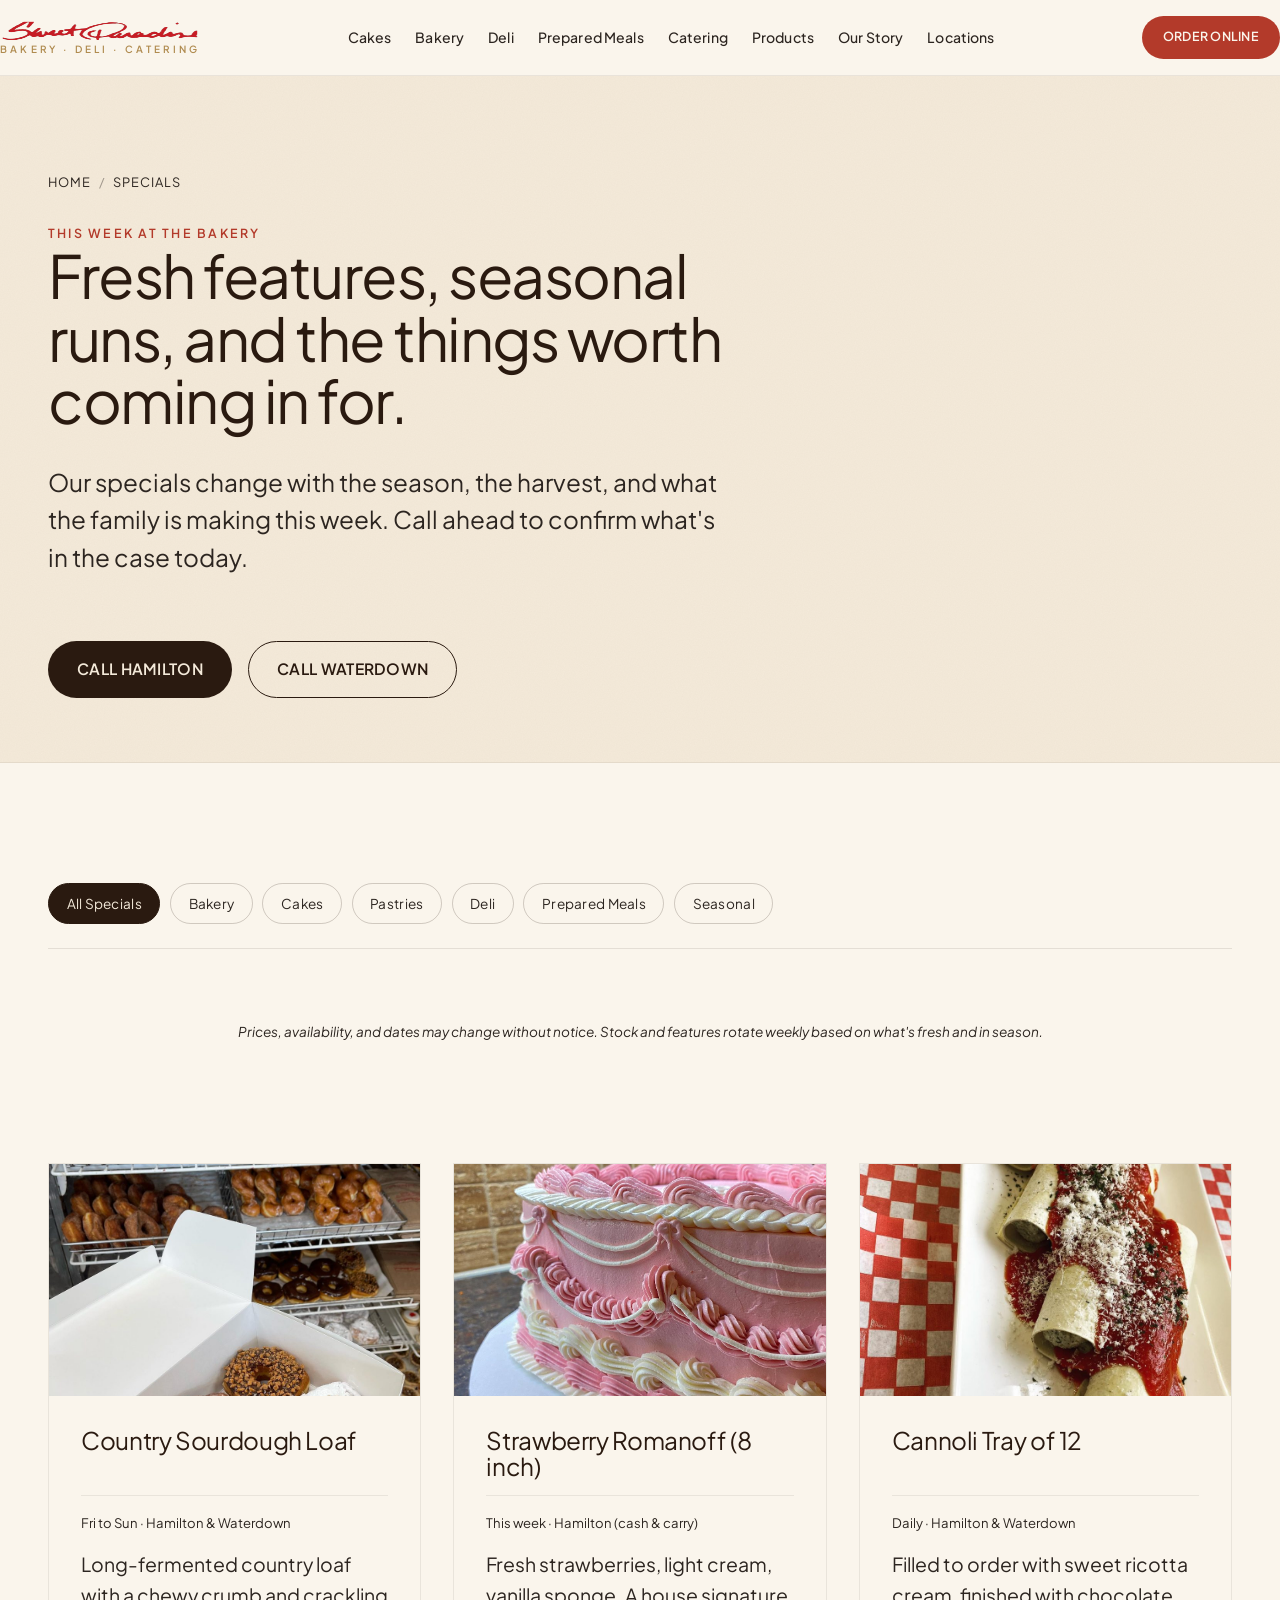
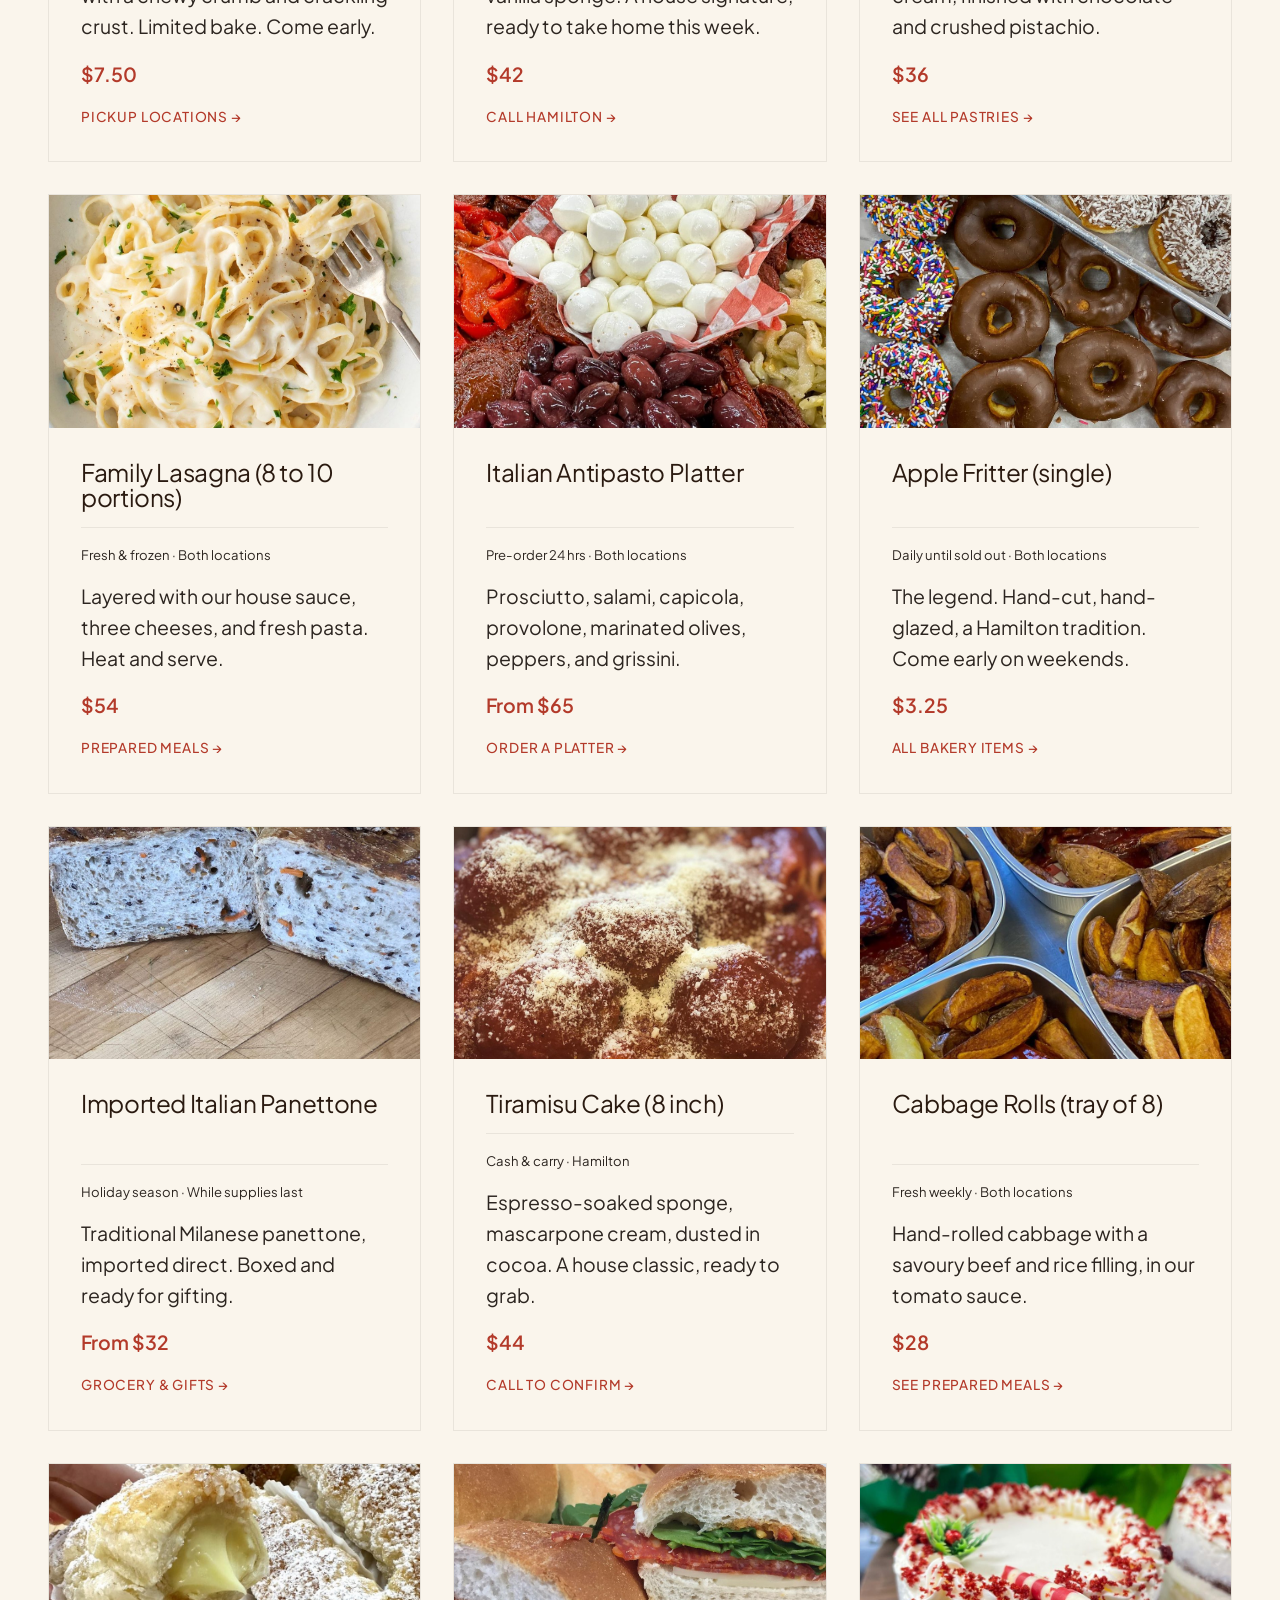
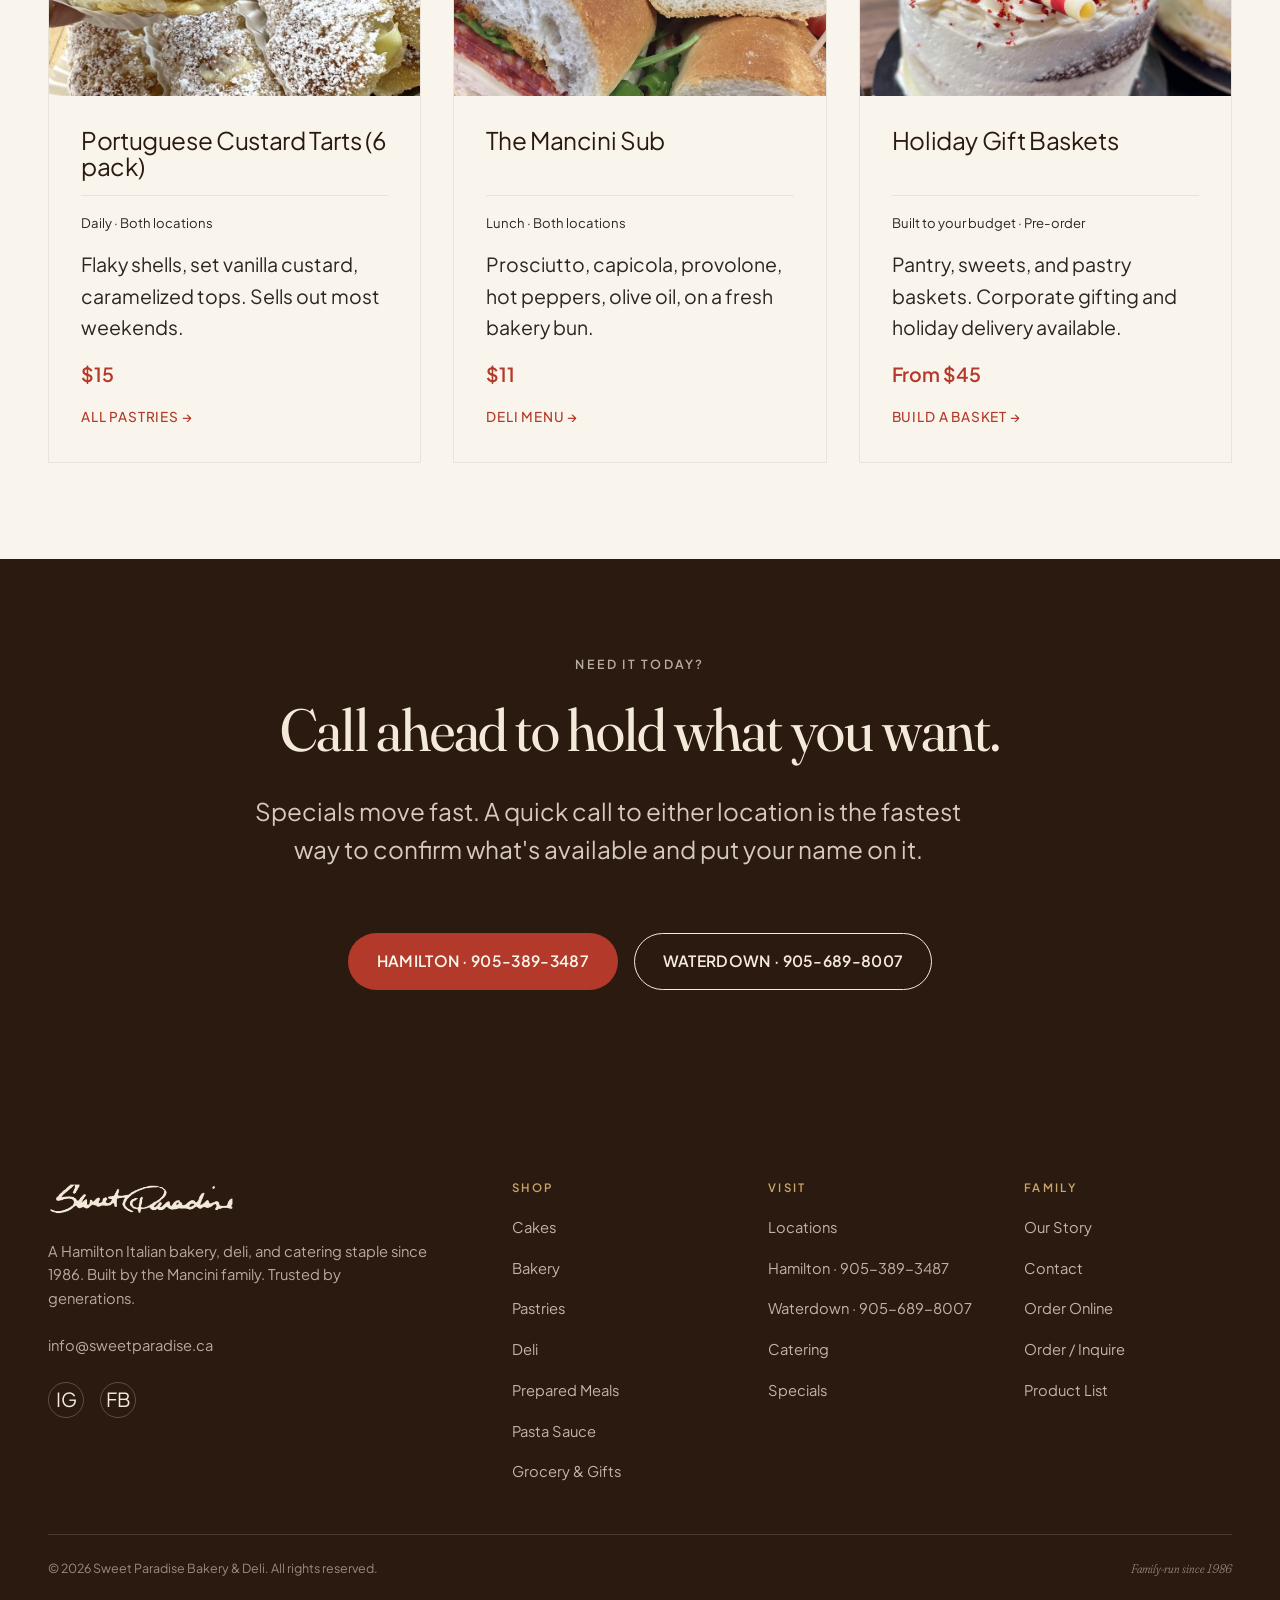
<file: specials.html>
<!doctype html>
<html lang="en">
<head>
<meta charset="utf-8">
<meta name="viewport" content="width=device-width, initial-scale=1">
<title>Weekly Specials | Sweet Paradise Bakery & Deli · Hamilton & Waterdown</title>
<meta name="description" content="Fresh weekly specials at Sweet Paradise Bakery & Deli. Bakery, deli, prepared meals, cakes, and seasonal features. Hamilton and Waterdown.">
<link rel="canonical" href="https://www.sweetparadise.ca/specials">
<meta property="og:title" content="Weekly Specials | Sweet Paradise">
<meta property="og:description" content="This week at the bakery. Fresh features, seasonal items, and limited runs.">
<meta name="theme-color" content="#2A1A10">
<link rel="icon" type="image/png" href="assets/favicon.png">
<link rel="apple-touch-icon" href="assets/apple-touch-icon.png">

<link rel="preconnect" href="https://fonts.googleapis.com">
<link rel="preconnect" href="https://fonts.gstatic.com" crossorigin>
<link href="https://fonts.googleapis.com/css2?family=Fraunces:ital,opsz,wght,SOFT@0,9..144,300..700,30..100;1,9..144,300..700,30..100&family=Plus+Jakarta+Sans:wght@400;500;600;700&display=swap" rel="stylesheet">
<link rel="stylesheet" href="css/main.css">
</head>
<body class="has-mobile-bar">

<header class="nav">
  <div class="container nav__inner">
    <a href="index.html" class="nav__logo" aria-label="Sweet Paradise home">
      <img src="assets/logo-red.png" alt="Sweet Paradise" class="nav__logo-img">
      <span class="nav__logo-sub">Bakery · Deli · Catering</span>
    </a>
    <nav class="nav__menu" aria-label="Primary">
      <a href="cakes.html">Cakes</a>
      <a href="bakery.html">Bakery</a>
      <a href="deli.html">Deli</a>
      <a href="prepared-meals.html">Prepared Meals</a>
      <a href="catering.html">Catering</a>
      <a href="product-list.html">Products</a>
      <a href="our-story.html">Our Story</a>
      <a href="locations.html">Locations</a>
    </nav>
    <a href="https://order.online/business/SweetParadise-209088" target="_blank" rel="noopener" class="btn btn--tomato btn--sm nav__cta">Order Online</a>
    <button class="nav__toggle" data-drawer-open aria-label="Open menu">
      <span>Menu</span>
      <span class="nav__toggle-icon"><span></span><span></span></span>
    </button>
  </div>
</header>

<aside class="drawer" data-drawer aria-label="Mobile menu">
  <div class="drawer__head">
    <img src="assets/logo-red.png" alt="Sweet Paradise" class="nav__logo-img">
    <button class="drawer__close" data-drawer-close aria-label="Close menu">✕</button>
  </div>
  <nav class="drawer__menu">
    <a href="cakes.html">Cakes</a>
    <a href="bakery.html">Bakery</a>
    <a href="pastries.html">Pastries</a>
    <a href="deli.html">Deli</a>
    <a href="prepared-meals.html">Prepared Meals</a>
    <a href="catering.html">Catering</a>
    <a href="pasta-sauce.html">Pasta Sauce</a>
    <a href="grocery.html">Grocery & Gift Baskets</a>
    <a href="specials.html">Specials</a>
    <a href="product-list.html">Product List</a>
    <a href="our-story.html">Our Story</a>
    <a href="locations.html">Locations</a>
    <a href="contact.html">Contact</a>
    <a href="order.html" class="btn btn--tomato" style="margin-top: var(--space-3);">Order / Inquire</a>
  </nav>
</aside>

<section class="page-head paper-grain">
  <div class="container">
    <nav class="breadcrumb" aria-label="Breadcrumb">
      <a href="index.html">Home</a><span>/</span><span>Specials</span>
    </nav>
    <div class="eyebrow eyebrow--tomato">This Week at the Bakery</div>
    <h1>Fresh features, seasonal runs, and the things worth coming in for.</h1>
    <p class="lede">Our specials change with the season, the harvest, and what the family is making this week. Call ahead to confirm what's in the case today.</p>
    <div class="cta-row" style="margin-top: var(--space-6);">
      <a href="tel:9053893487" class="btn btn--primary">Call Hamilton</a>
      <a href="tel:9056898007" class="btn btn--ghost">Call Waterdown</a>
    </div>
  </div>
</section>

<!-- ===== FILTER ===== -->
<section class="section section--no-bottom">
  <div class="container">
    <div class="filter-chips" data-filter-group="specials">
      <button class="chip is-active" data-filter="all">All Specials</button>
      <button class="chip" data-filter="bakery">Bakery</button>
      <button class="chip" data-filter="cakes">Cakes</button>
      <button class="chip" data-filter="pastries">Pastries</button>
      <button class="chip" data-filter="deli">Deli</button>
      <button class="chip" data-filter="prepared">Prepared Meals</button>
      <button class="chip" data-filter="seasonal">Seasonal</button>
    </div>
    <p class="disclaimer" style="margin-top: var(--space-5);">Prices, availability, and dates may change without notice. Stock and features rotate weekly based on what's fresh and in season.</p>
  </div>
</section>

<!-- ===== SPECIALS GRID ===== -->
<section class="section">
  <div class="container">
    <div class="grid grid-3" data-filter-target="specials">

      <article class="special-card reveal" data-tag="bakery">
        <div class="special-card__media">
          <img src="assets/img/bakery-case.jpg" alt="Fresh sourdough loaves" onerror="this.onerror=null;this.src='[data-uri]'" loading="lazy">
          <span class="special-card__cat">Bakery</span>
        </div>
        <div class="special-card__body">
          <h3 class="special-card__title">Country Sourdough Loaf</h3>
          <p class="special-card__meta">Fri to Sun · Hamilton & Waterdown</p>
          <p>Long-fermented country loaf with a chewy crumb and crackling crust. Limited bake. Come early.</p>
          <div class="special-card__price">$7.50</div>
          <a href="locations.html" class="link">Pickup locations →</a>
        </div>
      </article>

      <article class="special-card reveal" data-tag="cakes">
        <div class="special-card__media">
          <img src="assets/img/signature-cake.jpg" alt="Strawberry Romanoff cake" onerror="this.onerror=null;this.src='[data-uri]'" loading="lazy">
          <span class="special-card__cat">Cake of the Week</span>
        </div>
        <div class="special-card__body">
          <h3 class="special-card__title">Strawberry Romanoff (8 inch)</h3>
          <p class="special-card__meta">This week · Hamilton (cash & carry)</p>
          <p>Fresh strawberries, light cream, vanilla sponge. A house signature, ready to take home this week.</p>
          <div class="special-card__price">$42</div>
          <a href="tel:9053893487" class="link">Call Hamilton →</a>
        </div>
      </article>

      <article class="special-card reveal" data-tag="pastries">
        <div class="special-card__media">
          <img src="assets/img/cannoli-drizzle.jpg" alt="Filled cannoli on a tray" onerror="this.onerror=null;this.src='[data-uri]'" loading="lazy">
          <span class="special-card__cat">Pastry Feature</span>
        </div>
        <div class="special-card__body">
          <h3 class="special-card__title">Cannoli Tray of 12</h3>
          <p class="special-card__meta">Daily · Hamilton & Waterdown</p>
          <p>Filled to order with sweet ricotta cream, finished with chocolate and crushed pistachio.</p>
          <div class="special-card__price">$36</div>
          <a href="pastries.html" class="link">See all pastries →</a>
        </div>
      </article>

      <article class="special-card reveal" data-tag="prepared">
        <div class="special-card__media">
          <img src="assets/img/pasta-alfredo.jpg" alt="Pan of lasagna" onerror="this.onerror=null;this.src='[data-uri]'" loading="lazy">
          <span class="special-card__cat">Prepared Meal</span>
        </div>
        <div class="special-card__body">
          <h3 class="special-card__title">Family Lasagna (8 to 10 portions)</h3>
          <p class="special-card__meta">Fresh & frozen · Both locations</p>
          <p>Layered with our house sauce, three cheeses, and fresh pasta. Heat and serve.</p>
          <div class="special-card__price">$54</div>
          <a href="prepared-meals.html" class="link">Prepared meals →</a>
        </div>
      </article>

      <article class="special-card reveal" data-tag="deli">
        <div class="special-card__media">
          <img src="assets/img/antipasto-platter.jpg" alt="Italian deli platter" onerror="this.onerror=null;this.src='[data-uri]'" loading="lazy">
          <span class="special-card__cat">Deli Platter</span>
        </div>
        <div class="special-card__body">
          <h3 class="special-card__title">Italian Antipasto Platter</h3>
          <p class="special-card__meta">Pre-order 24 hrs · Both locations</p>
          <p>Prosciutto, salami, capicola, provolone, marinated olives, peppers, and grissini.</p>
          <div class="special-card__price">From $65</div>
          <a href="contact.html" class="link">Order a platter →</a>
        </div>
      </article>

      <article class="special-card reveal" data-tag="bakery">
        <div class="special-card__media">
          <img src="assets/img/donuts-box.jpg" alt="Apple fritters in the case" onerror="this.onerror=null;this.src='[data-uri]'" loading="lazy">
          <span class="special-card__cat">Bakery</span>
        </div>
        <div class="special-card__body">
          <h3 class="special-card__title">Apple Fritter (single)</h3>
          <p class="special-card__meta">Daily until sold out · Both locations</p>
          <p>The legend. Hand-cut, hand-glazed, a Hamilton tradition. Come early on weekends.</p>
          <div class="special-card__price">$3.25</div>
          <a href="bakery.html" class="link">All bakery items →</a>
        </div>
      </article>

      <article class="special-card reveal" data-tag="seasonal">
        <div class="special-card__media">
          <img src="assets/img/chocolate-loaf.jpg" alt="Seasonal panettone" onerror="this.onerror=null;this.src='[data-uri]'" loading="lazy">
          <span class="special-card__cat">Seasonal</span>
        </div>
        <div class="special-card__body">
          <h3 class="special-card__title">Imported Italian Panettone</h3>
          <p class="special-card__meta">Holiday season · While supplies last</p>
          <p>Traditional Milanese panettone, imported direct. Boxed and ready for gifting.</p>
          <div class="special-card__price">From $32</div>
          <a href="grocery.html" class="link">Grocery & gifts →</a>
        </div>
      </article>

      <article class="special-card reveal" data-tag="cakes">
        <div class="special-card__media">
          <img src="assets/img/tiramisu-tray.jpg" alt="Tiramisu cake" onerror="this.onerror=null;this.src='[data-uri]'" loading="lazy">
          <span class="special-card__cat">Cake</span>
        </div>
        <div class="special-card__body">
          <h3 class="special-card__title">Tiramisu Cake (8 inch)</h3>
          <p class="special-card__meta">Cash & carry · Hamilton</p>
          <p>Espresso-soaked sponge, mascarpone cream, dusted in cocoa. A house classic, ready to grab.</p>
          <div class="special-card__price">$44</div>
          <a href="tel:9053893487" class="link">Call to confirm →</a>
        </div>
      </article>

      <article class="special-card reveal" data-tag="prepared">
        <div class="special-card__media">
          <img src="assets/img/catering-roast.jpg" alt="Cabbage rolls in a tray" onerror="this.onerror=null;this.src='[data-uri]'" loading="lazy">
          <span class="special-card__cat">Prepared Meal</span>
        </div>
        <div class="special-card__body">
          <h3 class="special-card__title">Cabbage Rolls (tray of 8)</h3>
          <p class="special-card__meta">Fresh weekly · Both locations</p>
          <p>Hand-rolled cabbage with a savoury beef and rice filling, in our tomato sauce.</p>
          <div class="special-card__price">$28</div>
          <a href="prepared-meals.html" class="link">See prepared meals →</a>
        </div>
      </article>

      <article class="special-card reveal" data-tag="pastries">
        <div class="special-card__media">
          <img src="assets/img/cream-pastries.jpg" alt="Portuguese custard tarts" onerror="this.onerror=null;this.src='[data-uri]'" loading="lazy">
          <span class="special-card__cat">Pastry</span>
        </div>
        <div class="special-card__body">
          <h3 class="special-card__title">Portuguese Custard Tarts (6 pack)</h3>
          <p class="special-card__meta">Daily · Both locations</p>
          <p>Flaky shells, set vanilla custard, caramelized tops. Sells out most weekends.</p>
          <div class="special-card__price">$15</div>
          <a href="pastries.html" class="link">All pastries →</a>
        </div>
      </article>

      <article class="special-card reveal" data-tag="deli">
        <div class="special-card__media">
          <img src="assets/img/italian-sub.jpg" alt="Italian sandwich" onerror="this.onerror=null;this.src='[data-uri]'" loading="lazy">
          <span class="special-card__cat">Sandwich of the Week</span>
        </div>
        <div class="special-card__body">
          <h3 class="special-card__title">The Mancini Sub</h3>
          <p class="special-card__meta">Lunch · Both locations</p>
          <p>Prosciutto, capicola, provolone, hot peppers, olive oil, on a fresh bakery bun.</p>
          <div class="special-card__price">$11</div>
          <a href="deli.html" class="link">Deli menu →</a>
        </div>
      </article>

      <article class="special-card reveal" data-tag="seasonal">
        <div class="special-card__media">
          <img src="assets/img/holiday-cake.jpg" alt="Holiday gift basket" onerror="this.onerror=null;this.src='[data-uri]'" loading="lazy">
          <span class="special-card__cat">Seasonal</span>
        </div>
        <div class="special-card__body">
          <h3 class="special-card__title">Holiday Gift Baskets</h3>
          <p class="special-card__meta">Built to your budget · Pre-order</p>
          <p>Pantry, sweets, and pastry baskets. Corporate gifting and holiday delivery available.</p>
          <div class="special-card__price">From $45</div>
          <a href="grocery.html" class="link">Build a basket →</a>
        </div>
      </article>

    </div>
  </div>
</section>

<!-- ===== CALL TO ORDER ===== -->
<section class="section section--espresso paper-grain">
  <div class="container container--narrow" style="text-align: center;">
    <div class="eyebrow eyebrow--cream">Need It Today?</div>
    <h2 style="color: var(--color-cream); margin-top: var(--space-3);">Call ahead to hold what you want.</h2>
    <p class="lede" style="color: rgba(244,234,218,0.85); margin-top: var(--space-4);">Specials move fast. A quick call to either location is the fastest way to confirm what's available and put your name on it.</p>
    <div class="cta-row cta-row--center" style="margin-top: var(--space-6);">
      <a href="tel:9053893487" class="btn btn--tomato">Hamilton · 905-389-3487</a>
      <a href="tel:9056898007" class="btn btn--ghost-cream">Waterdown · 905-689-8007</a>
    </div>
  </div>
</section>

<footer class="footer">
  <div class="container">
    <div class="footer__grid">
      <div class="footer__brand">
        <img src="assets/logo-cream.png" alt="Sweet Paradise" class="footer__logo-img">
        <p>A Hamilton Italian bakery, deli, and catering staple since 1986. Built by the Mancini family. Trusted by generations.</p>
        <p style="margin-top:var(--space-3);"><a href="mailto:info@sweetparadise.ca" style="color:inherit;">info@sweetparadise.ca</a></p>
        <div class="footer__social">
          <a href="https://www.instagram.com/sweetparadisebakery/" target="_blank" rel="noopener" aria-label="Instagram">IG</a>
          <a href="https://www.facebook.com/sweetparadisebakerydeli/" target="_blank" rel="noopener" aria-label="Facebook">FB</a>
        </div>
      </div>
      <div class="footer__col"><h5>Shop</h5><ul><li><a href="cakes.html">Cakes</a></li><li><a href="bakery.html">Bakery</a></li><li><a href="pastries.html">Pastries</a></li><li><a href="deli.html">Deli</a></li><li><a href="prepared-meals.html">Prepared Meals</a></li><li><a href="pasta-sauce.html">Pasta Sauce</a></li><li><a href="grocery.html">Grocery & Gifts</a></li></ul></div>
      <div class="footer__col"><h5>Visit</h5><ul><li><a href="locations.html">Locations</a></li><li><a href="tel:9053893487">Hamilton · 905-389-3487</a></li><li><a href="tel:9056898007">Waterdown · 905-689-8007</a></li><li><a href="catering.html">Catering</a></li><li><a href="specials.html">Specials</a></li></ul></div>
      <div class="footer__col"><h5>Family</h5><ul><li><a href="our-story.html">Our Story</a></li><li><a href="contact.html">Contact</a></li><li><a href="https://order.online/business/SweetParadise-209088" target="_blank" rel="noopener">Order Online</a></li>
          <li><a href="order.html">Order / Inquire</a></li><li><a href="product-list.html">Product List</a></li></ul></div>
    </div>
    <div class="footer__legal">
      <span>&copy; 2026 Sweet Paradise Bakery & Deli. All rights reserved.</span>
      <span class="italic script">Family-run since 1986</span>
    </div>
  </div>
</footer>

<nav class="mobile-bar" aria-label="Quick actions">
  <a href="tel:9053893487"><span>Hamilton</span><span style="font-size: 0.55rem; opacity: 0.7;">Call</span></a>
  <a href="tel:9056898007"><span>Waterdown</span><span style="font-size: 0.55rem; opacity: 0.7;">Call</span></a>
  <a href="https://order.online/business/SweetParadise-209088" target="_blank" rel="noopener" class="is-accent"><span>Order</span><span style="font-size: 0.55rem; opacity: 0.85;">Online</span></a>
  <a href="cakes.html"><span>Cakes</span><span style="font-size: 0.55rem; opacity: 0.7;">Order</span></a>
</nav>

<script src="js/main.js"></script>
</body>
</html>
</file>
<file: css/main.css>
/* =========================================================================
   SWEET PARADISE BAKERY & DELI — DESIGN SYSTEM
   v1.0 | Italian editorial bakery
   ========================================================================= */

/* ---------- TOKENS ---------- */
:root {
  /* Palette */
  --espresso: #2A1A10;
  --espresso-soft: #3A2A1E;
  --cream: #F4EADA;
  --cream-warm: #EFE2CC;
  --flour: #FAF5EC;
  --flour-bright: #FDF9F2;
  --tomato: #B33A2A;
  --tomato-deep: #92291B;
  --olive: #5E6B3C;
  --olive-deep: #444F2A;
  --brass: #B08B4F;
  --brass-soft: #C9A766;
  --charcoal: #1A1410;
  --ink: #2C2520;
  --muted: #6B5E52;
  --line: rgba(42, 26, 16, 0.14);
  --line-soft: rgba(42, 26, 16, 0.08);

  /* Type */
  --font-display: "Fraunces", "Cormorant Garamond", Georgia, serif;
  --font-body: "Plus Jakarta Sans", -apple-system, BlinkMacSystemFont, sans-serif;
  --font-mono: "JetBrains Mono", "SF Mono", monospace;

  /* Scale */
  --step--2: clamp(0.69rem, 0.66rem + 0.16vw, 0.78rem);
  --step--1: clamp(0.83rem, 0.78rem + 0.27vw, 0.97rem);
  --step-0:  clamp(1rem, 0.93rem + 0.36vw, 1.22rem);
  --step-1:  clamp(1.2rem, 1.09rem + 0.55vw, 1.52rem);
  --step-2:  clamp(1.44rem, 1.28rem + 0.82vw, 1.91rem);
  --step-3:  clamp(1.73rem, 1.5rem + 1.18vw, 2.38rem);
  --step-4:  clamp(2.07rem, 1.74rem + 1.66vw, 2.98rem);
  --step-5:  clamp(2.49rem, 2.02rem + 2.31vw, 3.72rem);
  --step-6:  clamp(2.99rem, 2.34rem + 3.18vw, 4.65rem);
  --step-7:  clamp(3.58rem, 2.7rem + 4.34vw, 5.81rem);

  /* Spacing */
  --space-1: 0.5rem;
  --space-2: 1rem;
  --space-3: 1.5rem;
  --space-4: 2rem;
  --space-5: 3rem;
  --space-6: 4rem;
  --space-7: 6rem;
  --space-8: 8rem;

  /* Layout */
  --max-w: 1320px;
  --max-w-prose: 680px;
  --radius-sm: 4px;
  --radius: 8px;
  --radius-lg: 16px;

  /* Motion */
  --ease: cubic-bezier(0.4, 0, 0.2, 1);
  --ease-out: cubic-bezier(0.16, 1, 0.3, 1);
  --dur-fast: 0.2s;
  --dur: 0.4s;
  --dur-slow: 0.7s;
}

/* ---------- RESET ---------- */
*, *::before, *::after { box-sizing: border-box; }
* { margin: 0; padding: 0; }
html { -webkit-text-size-adjust: 100%; scroll-behavior: smooth; }
body {
  font-family: var(--font-body);
  font-size: var(--step-0);
  line-height: 1.6;
  color: var(--ink);
  background: var(--flour);
  -webkit-font-smoothing: antialiased;
  text-rendering: optimizeLegibility;
  overflow-x: hidden;
}
img, picture, svg, video { display: block; max-width: 100%; height: auto; }
button, input, select, textarea { font: inherit; color: inherit; }
button { background: none; border: 0; cursor: pointer; }
a { color: inherit; text-decoration: none; }
ul, ol { list-style: none; }

/* ---------- TYPOGRAPHY ---------- */
h1, h2, h3, h4, h5 {
  font-family: var(--font-display);
  font-weight: 400;
  line-height: 1.05;
  letter-spacing: -0.015em;
  color: var(--espresso);
  font-variation-settings: "opsz" 144, "SOFT" 30;
}
h1 { font-size: var(--step-7); letter-spacing: -0.025em; }
h2 { font-size: var(--step-5); letter-spacing: -0.02em; }
h3 { font-size: var(--step-3); }
h4 { font-size: var(--step-2); }
h5 { font-size: var(--step-1); }

.display { font-style: italic; font-weight: 300; }
.eyebrow {
  font-family: var(--font-body);
  font-size: var(--step--2);
  font-weight: 600;
  letter-spacing: 0.18em;
  text-transform: uppercase;
  color: var(--tomato);
}
.eyebrow--olive { color: var(--olive); }
.eyebrow--brass { color: var(--brass); }

.lead {
  font-size: var(--step-1);
  line-height: 1.5;
  color: var(--ink);
  font-weight: 300;
}

.script {
  font-family: var(--font-display);
  font-style: italic;
  font-weight: 300;
  font-variation-settings: "opsz" 144, "SOFT" 100;
}

/* ---------- LAYOUT PRIMITIVES ---------- */
.container {
  width: 100%;
  max-width: var(--max-w);
  margin: 0 auto;
  padding: 0 var(--space-3);
}
@media (min-width: 768px) { .container { padding: 0 var(--space-4); } }
@media (min-width: 1200px) { .container { padding: 0 var(--space-5); } }

.section { padding: var(--space-7) 0; }
.section--tight { padding: var(--space-5) 0; }
.section--loose { padding: var(--space-8) 0; }
.section--cream { background: var(--cream); }
.section--espresso { background: var(--espresso); color: var(--cream); }
.section--espresso h1, .section--espresso h2, .section--espresso h3 { color: var(--cream); }

.grid { display: grid; gap: var(--space-3); }
.grid-2 { grid-template-columns: 1fr; }
.grid-3 { grid-template-columns: 1fr; }
.grid-4 { grid-template-columns: 1fr 1fr; }
@media (min-width: 720px) {
  .grid-2 { grid-template-columns: repeat(2, 1fr); }
  .grid-3 { grid-template-columns: repeat(3, 1fr); }
  .grid-4 { grid-template-columns: repeat(2, 1fr); }
}
@media (min-width: 1024px) {
  .grid-4 { grid-template-columns: repeat(4, 1fr); }
  .grid { gap: var(--space-4); }
}

.stack > * + * { margin-top: var(--space-3); }
.stack-lg > * + * { margin-top: var(--space-5); }

/* ---------- TEXTURE & BACKDROPS ---------- */
.paper-grain {
  position: relative;
}
.paper-grain::before {
  content: "";
  position: absolute;
  inset: 0;
  background-image: url("data:image/svg+xml;utf8,<svg xmlns='http://www.w3.org/2000/svg' width='200' height='200'><filter id='n'><feTurbulence type='fractalNoise' baseFrequency='0.85' numOctaves='2' stitchTiles='stitch'/><feColorMatrix values='0 0 0 0 0.16 0 0 0 0 0.10 0 0 0 0 0.06 0 0 0 0.06 0'/></filter><rect width='100%' height='100%' filter='url(%23n)'/></svg>");
  opacity: 0.5;
  pointer-events: none;
  mix-blend-mode: multiply;
  z-index: 1;
}
.paper-grain > * { position: relative; z-index: 2; }

.divider {
  height: 1px;
  background: var(--line);
  margin: var(--space-5) 0;
}
.divider--ornament {
  display: flex;
  align-items: center;
  gap: var(--space-2);
  color: var(--brass);
}
.divider--ornament::before,
.divider--ornament::after {
  content: "";
  flex: 1;
  height: 1px;
  background: var(--line);
}
.divider--ornament svg { width: 18px; height: 18px; }

/* ---------- BUTTONS ---------- */
.btn {
  display: inline-flex;
  align-items: center;
  justify-content: center;
  gap: var(--space-1);
  padding: 0.95rem 1.75rem;
  font-family: var(--font-body);
  font-size: var(--step--1);
  font-weight: 600;
  letter-spacing: 0.06em;
  text-transform: uppercase;
  border-radius: 999px;
  transition: all var(--dur) var(--ease);
  cursor: pointer;
  border: 1px solid transparent;
  white-space: nowrap;
}
.btn--primary {
  background: var(--espresso);
  color: var(--cream);
}
.btn--primary:hover {
  background: var(--tomato-deep);
  transform: translateY(-1px);
  box-shadow: 0 12px 30px -10px rgba(42, 26, 16, 0.4);
}
.btn--tomato {
  background: var(--tomato);
  color: var(--flour);
}
.btn--tomato:hover {
  background: var(--tomato-deep);
  transform: translateY(-1px);
  box-shadow: 0 12px 30px -10px rgba(179, 58, 42, 0.5);
}
.btn--ghost {
  background: transparent;
  color: var(--espresso);
  border-color: var(--espresso);
}
.btn--ghost:hover {
  background: var(--espresso);
  color: var(--cream);
}
.btn--ghost-cream {
  background: transparent;
  color: var(--cream);
  border-color: var(--cream);
}
.btn--ghost-cream:hover {
  background: var(--cream);
  color: var(--espresso);
}
.btn--link {
  padding: 0.5rem 0;
  border-radius: 0;
  border-bottom: 1px solid currentColor;
  color: var(--espresso);
  background: none;
}
.btn--link:hover { color: var(--tomato); }

.btn--sm { padding: 0.65rem 1.25rem; font-size: var(--step--2); }
.btn--lg { padding: 1.15rem 2.25rem; font-size: var(--step-0); }

.btn-icon::after {
  content: "→";
  display: inline-block;
  margin-left: 0.25em;
  transition: transform var(--dur) var(--ease);
  font-family: var(--font-body);
}
.btn-icon:hover::after { transform: translateX(4px); }

/* ---------- NAV ---------- */
.nav {
  position: sticky;
  top: 0;
  z-index: 100;
  background: rgba(250, 245, 236, 0.92);
  backdrop-filter: blur(14px);
  -webkit-backdrop-filter: blur(14px);
  border-bottom: 1px solid var(--line-soft);
  transition: all var(--dur) var(--ease);
}
.nav__inner {
  display: flex;
  align-items: center;
  justify-content: space-between;
  gap: var(--space-3);
  padding: 1rem 0;
}
.nav__logo {
  display: flex;
  flex-direction: column;
  line-height: 1;
}
.nav__logo-mark {
  font-family: var(--font-display);
  font-size: 1.6rem;
  font-weight: 400;
  font-style: italic;
  color: var(--espresso);
  letter-spacing: -0.02em;
}
.nav__logo-sub {
  font-family: var(--font-body);
  font-size: 0.62rem;
  font-weight: 600;
  letter-spacing: 0.32em;
  text-transform: uppercase;
  color: var(--brass);
  margin-top: 0.2rem;
}
.nav__menu {
  display: none;
  align-items: center;
  gap: var(--space-3);
}
.nav__menu a {
  font-size: 0.88rem;
  font-weight: 500;
  color: var(--ink);
  letter-spacing: 0.01em;
  transition: color var(--dur-fast) var(--ease);
  position: relative;
}
.nav__menu a:hover { color: var(--tomato); }
.nav__menu a.active { color: var(--tomato); }
.nav__menu a.active::after {
  content: "";
  position: absolute;
  left: 0; right: 0; bottom: -8px;
  height: 2px;
  background: var(--tomato);
}
.nav__cta { display: none; }
.nav__toggle {
  display: flex;
  align-items: center;
  gap: 0.5rem;
  font-size: 0.85rem;
  font-weight: 600;
  text-transform: uppercase;
  letter-spacing: 0.1em;
  color: var(--espresso);
}
.nav__toggle-icon {
  width: 24px;
  height: 14px;
  position: relative;
}
.nav__toggle-icon span {
  position: absolute;
  left: 0; right: 0;
  height: 1.5px;
  background: var(--espresso);
  transition: transform var(--dur) var(--ease);
}
.nav__toggle-icon span:nth-child(1) { top: 0; }
.nav__toggle-icon span:nth-child(2) { bottom: 0; }

@media (min-width: 1024px) {
  .nav__menu { display: flex; }
  .nav__cta { display: inline-flex; }
  .nav__toggle { display: none; }
}

/* Mobile drawer */
.drawer {
  position: fixed;
  inset: 0;
  background: var(--cream);
  z-index: 200;
  display: flex;
  flex-direction: column;
  padding: var(--space-3);
  transform: translateY(-100%);
  transition: transform var(--dur-slow) var(--ease-out);
  overflow-y: auto;
}
.drawer.is-open { transform: translateY(0); }
.drawer__head {
  display: flex;
  justify-content: space-between;
  align-items: center;
  padding-bottom: var(--space-3);
  border-bottom: 1px solid var(--line);
}
.drawer__close {
  font-size: 1.6rem;
  color: var(--espresso);
}
.drawer__menu {
  padding: var(--space-4) 0;
  display: flex;
  flex-direction: column;
  gap: 0.25rem;
}
.drawer__menu a {
  font-family: var(--font-display);
  font-size: var(--step-3);
  color: var(--espresso);
  padding: 0.5rem 0;
  border-bottom: 1px solid var(--line-soft);
}
.drawer__cta {
  margin-top: auto;
  display: grid;
  gap: var(--space-2);
}

/* ---------- HERO ---------- */
.hero {
  position: relative;
  min-height: 92vh;
  display: flex;
  align-items: flex-end;
  padding: var(--space-7) 0 var(--space-6);
  overflow: hidden;
  background: var(--espresso);
}
.hero__bg {
  position: absolute;
  inset: 0;
  background-size: cover;
  background-position: center;
  z-index: 1;
}
.hero__bg::after {
  content: "";
  position: absolute;
  inset: 0;
  background: linear-gradient(180deg, rgba(42, 26, 16, 0.15) 0%, rgba(42, 26, 16, 0.55) 60%, rgba(42, 26, 16, 0.85) 100%);
}
.hero__content {
  position: relative;
  z-index: 3;
  color: var(--cream);
  max-width: 760px;
}
.hero__eyebrow {
  display: inline-flex;
  align-items: center;
  gap: 0.75rem;
  font-size: 0.78rem;
  font-weight: 600;
  letter-spacing: 0.24em;
  text-transform: uppercase;
  color: var(--brass-soft);
  margin-bottom: var(--space-3);
}
.hero__eyebrow::before {
  content: "";
  width: 32px;
  height: 1px;
  background: var(--brass-soft);
}
.hero h1 {
  color: var(--cream);
  margin-bottom: var(--space-3);
  font-weight: 300;
}
.hero h1 em {
  font-style: italic;
  color: var(--brass-soft);
  font-weight: 300;
}
.hero__lead {
  font-size: var(--step-1);
  max-width: 540px;
  margin-bottom: var(--space-4);
  color: rgba(244, 234, 218, 0.88);
  font-weight: 300;
  line-height: 1.5;
}
.hero__ctas {
  display: flex;
  flex-wrap: wrap;
  gap: var(--space-2);
}
.hero__locations {
  position: absolute;
  bottom: var(--space-3);
  right: var(--space-3);
  z-index: 4;
  display: none;
  background: rgba(250, 245, 236, 0.95);
  backdrop-filter: blur(10px);
  padding: var(--space-3);
  border-radius: var(--radius);
  max-width: 320px;
}
@media (min-width: 1024px) { .hero__locations { display: block; } }
.hero__locations h5 {
  font-size: 0.7rem;
  font-weight: 600;
  letter-spacing: 0.24em;
  text-transform: uppercase;
  font-family: var(--font-body);
  color: var(--olive);
  margin-bottom: var(--space-2);
}
.hero__loc-item {
  padding: 0.75rem 0;
  border-bottom: 1px solid var(--line-soft);
  display: flex;
  justify-content: space-between;
  align-items: center;
}
.hero__loc-item:last-child { border-bottom: 0; }
.hero__loc-name {
  font-family: var(--font-display);
  font-size: 1.15rem;
  color: var(--espresso);
}
.hero__loc-status {
  font-size: 0.72rem;
  font-weight: 600;
  text-transform: uppercase;
  letter-spacing: 0.1em;
  color: var(--olive);
  display: flex;
  align-items: center;
  gap: 0.4rem;
}
.hero__loc-status::before {
  content: "";
  width: 7px; height: 7px;
  border-radius: 50%;
  background: var(--olive);
}

/* ---------- CATEGORY GRID ---------- */
.cat-grid {
  display: grid;
  grid-template-columns: repeat(2, 1fr);
  gap: 1px;
  background: var(--line);
  border-top: 1px solid var(--line);
  border-bottom: 1px solid var(--line);
}
@media (min-width: 720px) { .cat-grid { grid-template-columns: repeat(3, 1fr); } }
@media (min-width: 1024px) { .cat-grid { grid-template-columns: repeat(5, 1fr); } }
.cat-tile {
  background: var(--flour);
  padding: var(--space-4) var(--space-3);
  text-align: center;
  transition: all var(--dur) var(--ease);
  display: flex;
  flex-direction: column;
  align-items: center;
  gap: 0.5rem;
  position: relative;
}
.cat-tile:hover {
  background: var(--cream);
  transform: translateY(-2px);
}
.cat-tile__num {
  font-family: var(--font-mono);
  font-size: 0.65rem;
  color: var(--brass);
  letter-spacing: 0.15em;
}
.cat-tile__name {
  font-family: var(--font-display);
  font-size: var(--step-1);
  color: var(--espresso);
  font-style: italic;
  font-weight: 300;
}
.cat-tile__count {
  font-size: 0.72rem;
  color: var(--muted);
  letter-spacing: 0.05em;
}

/* ---------- PRODUCT CARDS ---------- */
.product-card {
  background: var(--flour-bright);
  overflow: hidden;
  display: flex;
  flex-direction: column;
  transition: transform var(--dur) var(--ease);
  border-radius: var(--radius);
}
.product-card:hover { transform: translateY(-4px); }
.product-card__img {
  aspect-ratio: 4 / 5;
  background: var(--cream-warm);
  position: relative;
  overflow: hidden;
}
.product-card__img img {
  width: 100%; height: 100%;
  object-fit: cover;
  transition: transform var(--dur-slow) var(--ease-out);
}
.product-card:hover .product-card__img img { transform: scale(1.04); }
.product-card__tag {
  position: absolute;
  top: 12px; left: 12px;
  background: var(--flour);
  padding: 0.3rem 0.7rem;
  font-size: 0.65rem;
  font-weight: 600;
  letter-spacing: 0.12em;
  text-transform: uppercase;
  color: var(--espresso);
  border-radius: 999px;
}
.product-card__body {
  padding: var(--space-3) var(--space-2) var(--space-2);
}
.product-card__name {
  font-family: var(--font-display);
  font-size: var(--step-1);
  color: var(--espresso);
  margin-bottom: 0.4rem;
  line-height: 1.2;
}
.product-card__desc {
  font-size: 0.88rem;
  color: var(--muted);
  line-height: 1.5;
}

/* ---------- FEATURE SECTION ---------- */
.feature {
  display: grid;
  gap: var(--space-4);
  align-items: center;
}
@media (min-width: 900px) {
  .feature { grid-template-columns: 1fr 1fr; gap: var(--space-6); }
  .feature--reverse .feature__media { order: 2; }
}
.feature__media {
  aspect-ratio: 4 / 5;
  background: var(--cream);
  overflow: hidden;
  position: relative;
  border-radius: var(--radius);
}
.feature__media img {
  width: 100%; height: 100%; object-fit: cover;
}
.feature__media-stamp {
  position: absolute;
  bottom: var(--space-3);
  right: var(--space-3);
  background: var(--flour);
  padding: var(--space-2) var(--space-3);
  font-family: var(--font-display);
  font-size: 0.92rem;
  font-style: italic;
  color: var(--espresso);
  border-radius: var(--radius);
  max-width: 200px;
  line-height: 1.3;
}
.feature__body { padding: var(--space-3) 0; }
.feature__body h2 { margin-bottom: var(--space-3); }
.feature__body p { margin-bottom: var(--space-3); max-width: 520px; color: var(--ink); }
.feature__ctas { display: flex; flex-wrap: wrap; gap: var(--space-2); margin-top: var(--space-3); }

/* ---------- LOCATION CARDS ---------- */
.loc-card {
  background: var(--flour-bright);
  padding: var(--space-4);
  border: 1px solid var(--line);
  border-radius: var(--radius);
  display: flex;
  flex-direction: column;
  gap: var(--space-2);
}
.loc-card__head {
  display: flex;
  justify-content: space-between;
  align-items: flex-start;
  gap: var(--space-2);
  padding-bottom: var(--space-2);
  border-bottom: 1px solid var(--line-soft);
}
.loc-card__name {
  font-family: var(--font-display);
  font-size: var(--step-3);
  color: var(--espresso);
  line-height: 1;
}
.loc-card__name-sub {
  display: block;
  font-family: var(--font-body);
  font-size: 0.7rem;
  font-weight: 600;
  letter-spacing: 0.2em;
  text-transform: uppercase;
  color: var(--brass);
  margin-bottom: 0.4rem;
}
.loc-card__status {
  font-size: 0.72rem;
  font-weight: 600;
  text-transform: uppercase;
  letter-spacing: 0.1em;
  color: var(--olive);
  display: flex;
  align-items: center;
  gap: 0.4rem;
  white-space: nowrap;
}
.loc-card__status::before {
  content: "";
  width: 7px; height: 7px;
  border-radius: 50%;
  background: var(--olive);
}
.loc-card__row {
  display: grid;
  grid-template-columns: 90px 1fr;
  gap: var(--space-2);
  padding: 0.4rem 0;
  font-size: 0.92rem;
}
.loc-card__label {
  font-size: 0.7rem;
  font-weight: 600;
  letter-spacing: 0.15em;
  text-transform: uppercase;
  color: var(--muted);
}
.loc-card__hours { display: flex; flex-direction: column; gap: 0.25rem; }
.loc-card__note {
  margin-top: var(--space-1);
  padding: var(--space-2);
  background: var(--cream);
  border-radius: var(--radius-sm);
  font-size: 0.82rem;
  color: var(--ink);
  border-left: 2px solid var(--tomato);
}
.loc-card__ctas {
  margin-top: var(--space-2);
  display: flex;
  flex-wrap: wrap;
  gap: var(--space-1);
}

/* ---------- TESTIMONIAL ---------- */
.quote-card {
  padding: var(--space-4);
  background: var(--flour-bright);
  border-radius: var(--radius);
  position: relative;
}
.quote-card__mark {
  font-family: var(--font-display);
  font-size: 4rem;
  line-height: 0.5;
  color: var(--tomato);
  font-style: italic;
  margin-bottom: var(--space-2);
}
.quote-card__text {
  font-family: var(--font-display);
  font-size: var(--step-1);
  font-style: italic;
  font-weight: 300;
  color: var(--ink);
  line-height: 1.4;
  margin-bottom: var(--space-2);
}
.quote-card__source {
  font-size: 0.78rem;
  font-weight: 600;
  letter-spacing: 0.12em;
  text-transform: uppercase;
  color: var(--brass);
}

/* ---------- INSTAGRAM ---------- */
.ig-grid {
  display: grid;
  grid-template-columns: repeat(2, 1fr);
  gap: 8px;
}
@media (min-width: 720px) { .ig-grid { grid-template-columns: repeat(4, 1fr); } }
@media (min-width: 1100px) { .ig-grid { grid-template-columns: repeat(6, 1fr); } }
.ig-tile {
  aspect-ratio: 1;
  background: var(--cream);
  overflow: hidden;
  position: relative;
  border-radius: var(--radius-sm);
}
.ig-tile img {
  width: 100%; height: 100%;
  object-fit: cover;
  transition: transform var(--dur-slow) var(--ease-out);
}
.ig-tile:hover img { transform: scale(1.08); }
.ig-tile::after {
  content: "";
  position: absolute;
  inset: 0;
  background: rgba(42, 26, 16, 0);
  transition: background var(--dur) var(--ease);
}
.ig-tile:hover::after { background: rgba(42, 26, 16, 0.3); }

/* ---------- FOOTER ---------- */
.footer {
  background: var(--espresso);
  color: var(--cream);
  padding: var(--space-7) 0 var(--space-3);
}
.footer__grid {
  display: grid;
  grid-template-columns: 1fr;
  gap: var(--space-5);
  padding-bottom: var(--space-5);
  border-bottom: 1px solid rgba(244, 234, 218, 0.15);
}
@media (min-width: 720px) { .footer__grid { grid-template-columns: 2fr 1fr 1fr 1fr; } }
.footer__brand h3 {
  font-family: var(--font-display);
  font-size: var(--step-3);
  font-style: italic;
  color: var(--cream);
  margin-bottom: var(--space-2);
}
.footer__brand p {
  font-size: 0.92rem;
  color: rgba(244, 234, 218, 0.7);
  max-width: 380px;
  margin-bottom: var(--space-3);
}
.footer__col h5 {
  font-family: var(--font-body);
  font-size: 0.72rem;
  font-weight: 600;
  letter-spacing: 0.2em;
  text-transform: uppercase;
  color: var(--brass-soft);
  margin-bottom: var(--space-2);
}
.footer__col ul { display: flex; flex-direction: column; gap: 0.6rem; }
.footer__col a {
  font-size: 0.92rem;
  color: rgba(244, 234, 218, 0.75);
  transition: color var(--dur-fast) var(--ease);
}
.footer__col a:hover { color: var(--brass-soft); }
.footer__legal {
  padding-top: var(--space-3);
  display: flex;
  flex-direction: column;
  gap: var(--space-2);
  font-size: 0.78rem;
  color: rgba(244, 234, 218, 0.55);
}
@media (min-width: 720px) {
  .footer__legal {
    flex-direction: row;
    justify-content: space-between;
    align-items: center;
  }
}
.footer__social { display: flex; gap: var(--space-2); }
.footer__social a {
  width: 36px; height: 36px;
  border: 1px solid rgba(244, 234, 218, 0.25);
  border-radius: 50%;
  display: flex;
  align-items: center;
  justify-content: center;
  transition: all var(--dur) var(--ease);
}
.footer__social a:hover {
  border-color: var(--brass-soft);
  color: var(--brass-soft);
}

/* ---------- MOBILE STICKY BAR ---------- */
.mobile-bar {
  position: fixed;
  bottom: 0;
  left: 0;
  right: 0;
  background: var(--espresso);
  display: grid;
  grid-template-columns: repeat(4, 1fr);
  z-index: 90;
  border-top: 1px solid rgba(244, 234, 218, 0.1);
  box-shadow: 0 -8px 24px -8px rgba(0, 0, 0, 0.3);
}
.mobile-bar a {
  padding: 0.8rem 0.4rem;
  display: flex;
  flex-direction: column;
  align-items: center;
  gap: 0.3rem;
  font-size: 0.62rem;
  font-weight: 600;
  letter-spacing: 0.08em;
  text-transform: uppercase;
  color: var(--cream);
  text-align: center;
  border-right: 1px solid rgba(244, 234, 218, 0.08);
}
.mobile-bar a:last-child { border-right: 0; }
.mobile-bar a svg { width: 18px; height: 18px; }
.mobile-bar a.is-accent { background: var(--tomato); }
@media (min-width: 720px) { .mobile-bar { display: none; } }
body.has-mobile-bar { padding-bottom: 68px; }
@media (min-width: 720px) { body.has-mobile-bar { padding-bottom: 0; } }

/* ---------- FORMS ---------- */
.form { display: grid; gap: var(--space-2); }
.form__row {
  display: grid;
  grid-template-columns: 1fr;
  gap: var(--space-2);
}
@media (min-width: 720px) { .form__row { grid-template-columns: 1fr 1fr; } }
.form__field { display: flex; flex-direction: column; gap: 0.4rem; }
.form__label {
  font-size: 0.72rem;
  font-weight: 600;
  letter-spacing: 0.15em;
  text-transform: uppercase;
  color: var(--muted);
}
.form__input,
.form__select,
.form__textarea {
  padding: 0.85rem 1rem;
  border: 1px solid var(--line);
  border-radius: var(--radius-sm);
  background: var(--flour-bright);
  font-size: 0.95rem;
  color: var(--ink);
  transition: border var(--dur-fast) var(--ease);
}
.form__input:focus,
.form__select:focus,
.form__textarea:focus {
  outline: none;
  border-color: var(--espresso);
}
.form__textarea { min-height: 120px; resize: vertical; }
.form__hint {
  font-size: 0.78rem;
  color: var(--muted);
  margin-top: 0.3rem;
}

/* ---------- PAGE HEADER (interior) ---------- */
.page-head {
  padding: var(--space-6) 0 var(--space-5);
  background: var(--cream);
  border-bottom: 1px solid var(--line-soft);
  position: relative;
  overflow: hidden;
}
.page-head__inner {
  position: relative;
  z-index: 2;
}
.page-head__crumb {
  font-size: 0.72rem;
  font-weight: 600;
  letter-spacing: 0.2em;
  text-transform: uppercase;
  color: var(--brass);
  margin-bottom: var(--space-2);
}
.page-head__crumb a:hover { color: var(--tomato); }
.page-head h1 {
  max-width: 16ch;
  margin-bottom: var(--space-2);
}
.page-head__lead {
  font-size: var(--step-1);
  max-width: 580px;
  color: var(--ink);
  font-weight: 300;
}

/* ---------- FAQ ---------- */
.faq { display: flex; flex-direction: column; gap: 0; }
.faq__item {
  border-bottom: 1px solid var(--line);
}
.faq__q {
  width: 100%;
  display: flex;
  justify-content: space-between;
  align-items: center;
  gap: var(--space-2);
  padding: var(--space-3) 0;
  text-align: left;
  font-family: var(--font-display);
  font-size: var(--step-2);
  color: var(--espresso);
}
.faq__q-mark {
  font-family: var(--font-body);
  font-size: 1.4rem;
  color: var(--tomato);
  transition: transform var(--dur) var(--ease);
}
.faq__item.is-open .faq__q-mark { transform: rotate(45deg); }
.faq__a {
  max-height: 0;
  overflow: hidden;
  transition: max-height var(--dur-slow) var(--ease);
}
.faq__a-inner {
  padding-bottom: var(--space-3);
  max-width: 64ch;
  color: var(--ink);
  line-height: 1.6;
}
.faq__item.is-open .faq__a { max-height: 400px; }

/* ---------- CALLOUT ---------- */
.callout {
  padding: var(--space-3);
  background: var(--cream);
  border-left: 3px solid var(--tomato);
  border-radius: 0 var(--radius) var(--radius) 0;
  margin: var(--space-3) 0;
}
.callout__label {
  font-size: 0.72rem;
  font-weight: 600;
  letter-spacing: 0.15em;
  text-transform: uppercase;
  color: var(--tomato);
  margin-bottom: 0.4rem;
}
.callout p { font-size: 0.95rem; line-height: 1.5; }

/* ---------- ANIMATIONS ---------- */
@keyframes fade-up {
  from { opacity: 0; transform: translateY(22px); filter: blur(4px); }
  to { opacity: 1; transform: translateY(0); filter: blur(0); }
}
.reveal {
  opacity: 0;
  animation: fade-up 0.9s var(--ease-out) forwards;
}
.reveal.d-1 { animation-delay: 0.1s; }
.reveal.d-2 { animation-delay: 0.2s; }
.reveal.d-3 { animation-delay: 0.3s; }
.reveal.d-4 { animation-delay: 0.4s; }
.reveal.d-5 { animation-delay: 0.5s; }

@media (prefers-reduced-motion: reduce) {
  *, *::before, *::after {
    animation-duration: 0.01ms !important;
    transition-duration: 0.01ms !important;
  }
}

/* ---------- UTILITIES ---------- */
.t-center { text-align: center; }
.t-tomato { color: var(--tomato); }
.t-brass { color: var(--brass); }
.t-olive { color: var(--olive); }
.t-cream { color: var(--cream); }
.italic { font-style: italic; }
.no-mobile { display: none; }
@media (min-width: 720px) { .no-mobile { display: block; } .no-desktop { display: none; } }

.section-head {
  display: flex;
  justify-content: space-between;
  align-items: flex-end;
  gap: var(--space-3);
  margin-bottom: var(--space-5);
  flex-wrap: wrap;
}
.section-head__title { max-width: 600px; }
.section-head h2 { margin-bottom: var(--space-1); }
.section-head__sub { color: var(--muted); max-width: 480px; }

/* ============================================
   SUPPLEMENTARY CLASSES (added for v2 pages)
   ============================================ */

/* Alias / utility classes for newer pages */
.lede { font-size: var(--step-1); line-height: 1.55; color: var(--ink); max-width: 720px; }
.section--cream .lede, .page-head .lede { color: var(--ink); }
.section--espresso .lede { color: rgba(244, 234, 218, 0.85); }

.container--narrow { max-width: 880px; }

.section--no-bottom { padding-bottom: 0; }

.eyebrow--tomato { color: var(--tomato); }
.eyebrow--cream { color: rgba(244, 234, 218, 0.7); }

/* Breadcrumb (newer naming) */
.breadcrumb {
  display: flex; align-items: center; gap: 0.5rem;
  font-size: 0.8rem; letter-spacing: 0.08em; text-transform: uppercase;
  color: var(--ink-soft); margin-bottom: var(--space-4);
}
.breadcrumb a { color: var(--ink-soft); text-decoration: none; transition: color 0.2s; }
.breadcrumb a:hover { color: var(--tomato); }
.breadcrumb span:not(:last-child) { opacity: 0.4; }

/* CTA row */
.cta-row { display: flex; flex-wrap: wrap; gap: var(--space-2); margin-top: var(--space-4); }
.cta-row--center { justify-content: center; }

/* Callouts (with variants) */
.callout {
  background: rgba(176, 139, 79, 0.08);
  border-left: 3px solid var(--brass);
  padding: var(--space-4) var(--space-5);
  border-radius: 0 var(--radius-sm) var(--radius-sm) 0;
  margin-top: var(--space-4);
}
.callout strong {
  display: block; font-family: var(--font-serif);
  font-size: 1.15rem; color: var(--espresso); margin-bottom: 0.5rem;
}
.callout p { font-size: 0.95rem; line-height: 1.55; color: var(--ink); margin: 0; }
.callout--tomato { background: rgba(179, 58, 42, 0.07); border-left-color: var(--tomato); }
.callout--olive { background: rgba(94, 107, 60, 0.07); border-left-color: var(--olive); }

/* Bullet list */
.bullet-list { list-style: none; padding: 0; margin: 0; display: flex; flex-direction: column; gap: 0.6rem; }
.bullet-list li {
  position: relative; padding-left: 1.4rem; color: var(--ink); line-height: 1.55;
}
.bullet-list li::before {
  content: ""; position: absolute; left: 0; top: 0.55em;
  width: 6px; height: 6px; border-radius: 50%; background: var(--tomato);
}
.bullet-list--cream li { color: rgba(244, 234, 218, 0.88); }
.bullet-list--cream li::before { background: var(--brass); }

/* Number mark */
.num-mark {
  font-family: var(--font-serif); font-size: 2.5rem; font-weight: 300;
  color: var(--brass); line-height: 1; margin-bottom: var(--space-3);
  font-feature-settings: "lnum";
}
.section--espresso .num-mark { color: var(--brass-soft, var(--brass)); opacity: 0.9; }

/* Full bleed image */
.full-image { position: relative; border-radius: var(--radius-lg); overflow: hidden; box-shadow: var(--shadow-md); }
.full-image img { width: 100%; height: auto; aspect-ratio: 21 / 9; object-fit: cover; display: block; }

/* Filter chips */
.filter-chips {
  display: flex; flex-wrap: wrap; gap: 0.6rem;
  padding: var(--space-3) 0; border-bottom: 1px solid rgba(42, 26, 16, 0.1);
}
.chip {
  background: transparent; border: 1px solid rgba(42, 26, 16, 0.2);
  color: var(--ink); padding: 0.55rem 1.1rem; border-radius: 999px;
  font: inherit; font-size: 0.85rem; letter-spacing: 0.02em; cursor: pointer;
  transition: all 0.2s ease;
}
.chip:hover { border-color: var(--espresso); color: var(--espresso); }
.chip.is-active { background: var(--espresso); border-color: var(--espresso); color: var(--cream); }

/* Inline feature variant (smaller, side-by-side cells) */
.feature--inline { display: grid; grid-template-columns: 1fr; gap: var(--space-4); align-items: start; }
@media (min-width: 720px) {
  .feature--inline { grid-template-columns: 1fr 1fr; gap: var(--space-5); }
}
.feature--inline .feature__media img { aspect-ratio: 4 / 3; }
.feature--inline h3 { font-family: var(--font-serif); font-size: var(--step-2); margin-bottom: var(--space-2); }

/* Link helper */
.link {
  display: inline-flex; align-items: center; gap: 0.4rem;
  font-size: 0.85rem; letter-spacing: 0.06em; text-transform: uppercase;
  color: var(--tomato); font-weight: 500;
}

/* Aliases: product-card__media -> product-card__img */
.product-card__media {
  aspect-ratio: 4 / 3; overflow: hidden; background: var(--flour);
}
.product-card__media img {
  width: 100%; height: 100%; object-fit: cover;
  transition: transform 0.6s ease;
}
.product-card:hover .product-card__media img { transform: scale(1.04); }
.product-card__body h4 {
  font-family: var(--font-serif); font-size: var(--step-1); font-weight: 500;
  color: var(--espresso); margin-bottom: 0.4rem;
}
.product-card__body p {
  font-size: 0.9rem; line-height: 1.5; color: var(--ink-soft); margin: 0;
}

/* Aliases: cat-tile__media / __body for newer pages */
.cat-tile a { display: block; color: inherit; text-decoration: none; }
.cat-tile__media {
  aspect-ratio: 4 / 3; overflow: hidden; background: var(--flour);
}
.cat-tile__media img {
  width: 100%; height: 100%; object-fit: cover;
  transition: transform 0.6s ease;
}
.cat-tile:hover .cat-tile__media img { transform: scale(1.05); }
.cat-tile__body { padding: var(--space-3) var(--space-4); }
.cat-tile__body h3 {
  font-family: var(--font-serif); font-size: var(--step-1);
  color: var(--espresso); margin-bottom: 0.3rem;
}
.cat-tile__body p { font-size: 0.88rem; color: var(--ink-soft); margin-bottom: 0.5rem; line-height: 1.5; }

/* Form inputs (newer pages use plain inputs inside form__field) */
.form__field label {
  font-size: 0.78rem; letter-spacing: 0.08em; text-transform: uppercase;
  color: var(--ink-soft); font-weight: 500;
}
.form__field input,
.form__field select,
.form__field textarea {
  background: var(--flour);
  border: 1px solid rgba(42, 26, 16, 0.15);
  border-radius: var(--radius-sm);
  padding: 0.85rem 1rem;
  font: inherit; font-size: 0.95rem; color: var(--espresso);
  width: 100%;
  transition: border-color 0.2s, background 0.2s;
}
.form__field input:focus,
.form__field select:focus,
.form__field textarea:focus {
  outline: none; border-color: var(--tomato); background: #fff;
}
.form__field textarea { resize: vertical; min-height: 120px; }
.form__note {
  font-size: 0.85rem; color: var(--ink-soft); margin-top: var(--space-3); font-style: italic;
}
.form__row { display: grid; grid-template-columns: 1fr; gap: var(--space-3); }
@media (min-width: 720px) { .form__row { grid-template-columns: 1fr 1fr; } }

/* loc-card cell layout */
.loc-card__row {
  display: grid; grid-template-columns: 1fr 1fr;
  gap: var(--space-3); padding: var(--space-3) 0;
  border-top: 1px solid rgba(42, 26, 16, 0.1);
  border-bottom: 1px solid rgba(42, 26, 16, 0.1);
}
@media (min-width: 720px) { .loc-card__row { grid-template-columns: repeat(4, 1fr); } }
.loc-card__cell strong {
  display: block; font-size: 0.72rem; letter-spacing: 0.1em;
  text-transform: uppercase; color: var(--olive);
  font-weight: 500; margin-bottom: 0.4rem;
}
.loc-card__cell { font-size: 0.92rem; line-height: 1.5; color: var(--ink); }
.loc-card__cell a { color: var(--espresso); font-weight: 500; }
.loc-card__cell a:hover { color: var(--tomato); }

/* Section head with optional CTA on the right */
.section-head { display: flex; flex-direction: column; gap: var(--space-3); margin-bottom: var(--space-6); align-items: flex-start; }
@media (min-width: 880px) {
  .section-head { flex-direction: row; justify-content: space-between; align-items: flex-end; }
}
.section-head__title { max-width: 720px; }
.section-head__title h2 { font-family: var(--font-serif); font-size: var(--step-3); line-height: 1.15; color: var(--espresso); }

/* Section head's "lede" inside */
.section-head .lede { color: var(--ink-soft); }

/* page-head supplementary */
.page-head { padding: var(--space-7) 0 var(--space-6); background: var(--cream); }
.page-head h1 { font-family: var(--font-serif); font-size: var(--step-5); line-height: 1.05; color: var(--espresso); max-width: 16ch; margin-bottom: var(--space-4); }
.page-head .lede { color: var(--ink); max-width: 680px; }

/* Active nav indicator */
.nav__menu a.is-active { color: var(--tomato); }
.nav__menu a.is-active::after {
  content: ""; position: absolute; bottom: -8px; left: 0; right: 0;
  height: 2px; background: var(--tomato);
}

/* Image search results display utility */
.section .grid img { display: block; }

/* Cat-grid: ensure tiles flow as cards on this page */
.cat-grid {
  display: grid; gap: var(--space-3);
  grid-template-columns: repeat(2, 1fr);
}
@media (min-width: 720px) { .cat-grid { grid-template-columns: repeat(3, 1fr); } }
@media (min-width: 1024px) { .cat-grid { grid-template-columns: repeat(4, 1fr); } }

/* Quote card */
.quote-card {
  background: var(--flour);
  border: 1px solid rgba(42, 26, 16, 0.08);
  border-radius: var(--radius-md);
  padding: var(--space-5);
  position: relative;
}
.quote-card__mark {
  font-family: var(--font-serif); font-size: 4rem; line-height: 1;
  color: var(--brass); position: absolute; top: 1rem; left: 1.5rem; opacity: 0.4;
}
.quote-card__text {
  font-family: var(--font-serif); font-size: 1.1rem; line-height: 1.5;
  color: var(--espresso); margin: var(--space-4) 0 var(--space-3); position: relative; z-index: 1;
}
.quote-card__source {
  font-size: 0.78rem; letter-spacing: 0.1em; text-transform: uppercase;
  color: var(--olive); font-weight: 500;
}

/* Headings inside section--espresso */
.section--espresso h4 { color: var(--cream); font-family: var(--font-serif); margin-bottom: var(--space-2); }

/* feature__body utilities */
.feature__body h3 { font-family: var(--font-serif); font-size: var(--step-2); color: var(--espresso); margin-bottom: var(--space-3); }

/* product-list specific (for product-list.html) */
.search-bar {
  display: flex; gap: 0.5rem; margin-bottom: var(--space-5);
  background: var(--flour); padding: 0.5rem;
  border-radius: var(--radius-md); border: 1px solid rgba(42, 26, 16, 0.1);
}
.search-bar input {
  flex: 1; background: transparent; border: 0; padding: 0.75rem 1rem;
  font: inherit; font-size: 1rem; color: var(--espresso); outline: 0;
}
.search-bar input::placeholder { color: var(--ink-soft); }

/* Specials card extras */
.special-card {
  background: var(--flour); border: 1px solid rgba(42, 26, 16, 0.08);
  border-radius: var(--radius-md); overflow: hidden;
  display: flex; flex-direction: column;
  transition: transform 0.3s, box-shadow 0.3s;
}
.special-card:hover { transform: translateY(-3px); box-shadow: var(--shadow-md); }
.special-card__media { aspect-ratio: 16 / 10; overflow: hidden; }
.special-card__media img { width: 100%; height: 100%; object-fit: cover; }
.special-card__body { padding: var(--space-4); display: flex; flex-direction: column; gap: var(--space-2); flex: 1; }
.special-card__cat {
  font-size: 0.7rem; letter-spacing: 0.1em; text-transform: uppercase;
  color: var(--olive); font-weight: 500;
}
.special-card__title { font-family: var(--font-serif); font-size: var(--step-1); color: var(--espresso); }
.special-card__meta { display: flex; gap: var(--space-3); font-size: 0.82rem; color: var(--ink-soft); margin-top: auto; padding-top: var(--space-2); border-top: 1px solid rgba(42, 26, 16, 0.08); }
.special-card__price { color: var(--tomato); font-weight: 600; }

/* Disclaimer */
.disclaimer {
  text-align: center; font-size: 0.85rem; color: var(--ink-soft);
  font-style: italic; margin-top: var(--space-7); padding: var(--space-3);
}

/* =============================================================
   ELEGANCE & TRANSITIONS LAYER  (revamp v3)
   Refined minimal motion, image treatments, online-order styles
   ============================================================= */

html { scroll-behavior: smooth; }

/* Gentle page-load fade */
@keyframes sp-fade-in { from { opacity: 0; } to { opacity: 1; } }
body { animation: sp-fade-in 0.7s ease both; }

/* Reveal blur lift is handled by the fade-up keyframes (JS-paused until in view).
   Staggered timing uses .d-1..d-5 animation-delay classes. */

/* Image hover-zoom inside any media frame */
.cat-tile__media, .product-card__media, .special-card__media,
.feature__media, .loc-card__media, .ig-grid a, .full-image, .frame {
  overflow: hidden;
}
.cat-tile__media img, .product-card__media img, .special-card__media img,
.feature__media img, .ig-grid a img, .full-image img, .frame img {
  transition: transform 1.1s cubic-bezier(.16,1,.3,1), filter .6s ease;
  width: 100%; height: 100%; object-fit: cover; display: block;
}
.cat-tile:hover .cat-tile__media img,
.product-card:hover .product-card__media img,
.special-card:hover .special-card__media img,
.feature:hover .feature__media img,
.ig-grid a:hover img,
.frame:hover img { transform: scale(1.06); }

/* Cards: lighter, more minimal; refined lift */
.product-card, .cat-tile, .special-card, .loc-card, .pl-item {
  transition: transform .5s cubic-bezier(.16,1,.3,1),
              box-shadow .5s ease, border-color .5s ease;
}
.product-card:hover, .cat-tile:hover, .special-card:hover, .pl-item:hover {
  transform: translateY(-4px);
}

/* Buttons: smoother, classier */
.btn { transition: transform .35s cubic-bezier(.16,1,.3,1), background-color .35s ease, color .35s ease, border-color .35s ease, box-shadow .35s ease; letter-spacing: .02em; }
.btn:hover { transform: translateY(-2px); }
.btn:active { transform: translateY(0); }

/* Animated link underline */
.link, a.link {
  position: relative; text-decoration: none;
  background-image: linear-gradient(currentColor, currentColor);
  background-size: 0% 1px; background-repeat: no-repeat;
  background-position: 0 100%;
  transition: background-size .4s cubic-bezier(.16,1,.3,1);
  padding-bottom: 2px;
}
.link:hover, a.link:hover { background-size: 100% 1px; }

/* Nav links subtle underline grow */
.nav__menu a { position: relative; transition: color .3s ease; }
.nav__menu a::after {
  content: ""; position: absolute; left: 0; bottom: -4px;
  width: 100%; height: 1px; background: currentColor;
  transform: scaleX(0); transform-origin: left;
  transition: transform .4s cubic-bezier(.16,1,.3,1);
}
.nav__menu a:hover::after, .nav__menu a.is-active::after { transform: scaleX(1); }

/* Online-order banner / callout */
.order-banner {
  background: var(--espresso);
  color: var(--cream);
  border-radius: var(--radius-lg);
  padding: clamp(2rem, 5vw, 3.5rem);
  display: grid; grid-template-columns: 1.4fr 1fr; gap: var(--space-6);
  align-items: center;
  position: relative; overflow: hidden;
}
.order-banner::before {
  content: ""; position: absolute; inset: 0;
  background: radial-gradient(120% 140% at 100% 0%, rgba(176,139,79,.22), transparent 55%);
  pointer-events: none;
}
.order-banner h2 { color: var(--cream); margin: 0 0 var(--space-3); }
.order-banner p { color: rgba(244,234,218,.82); margin: 0; }
.order-banner .btn--tomato { background: var(--tomato); }
.order-banner__actions { display: flex; flex-direction: column; gap: var(--space-3); }
.order-banner__note { font-size: .82rem; color: rgba(244,234,218,.62); font-style: italic; }
@media (max-width: 760px) {
  .order-banner { grid-template-columns: 1fr; text-align: center; }
  .order-banner__actions { align-items: center; }
}

/* Story gallery (heritage images) */
.story-gallery { display: grid; grid-template-columns: repeat(3, 1fr); gap: var(--space-4); }
.story-gallery .frame { border-radius: var(--radius-md); aspect-ratio: 4/5; box-shadow: var(--shadow-md); }
.story-gallery .frame--bw img { filter: grayscale(1) contrast(1.03); }
.story-gallery .frame--bw:hover img { filter: grayscale(1) contrast(1.03) scale(1.06); }
@media (max-width: 680px){ .story-gallery { grid-template-columns: 1fr 1fr; } }

/* Respect reduced motion */
@media (prefers-reduced-motion: reduce) {
  *, *::before, *::after { animation: none !important; transition: none !important; }
  .reveal { opacity: 1 !important; transform: none !important; filter: none !important; }
  html { scroll-behavior: auto; }
}

/* ---- Brand logo image (cleaned wordmark) ---- */
.nav__logo-img { height: 22px; width: auto; display: block; }
.nav__logo-sub { display: block; }
.drawer__head .nav__logo-img { height: 20px; }
.footer__logo-img { height: 34px; width: auto; display: block; margin-bottom: var(--space-3); }
@media (max-width: 600px){ .nav__logo-img { height: 19px; } }
</file>
